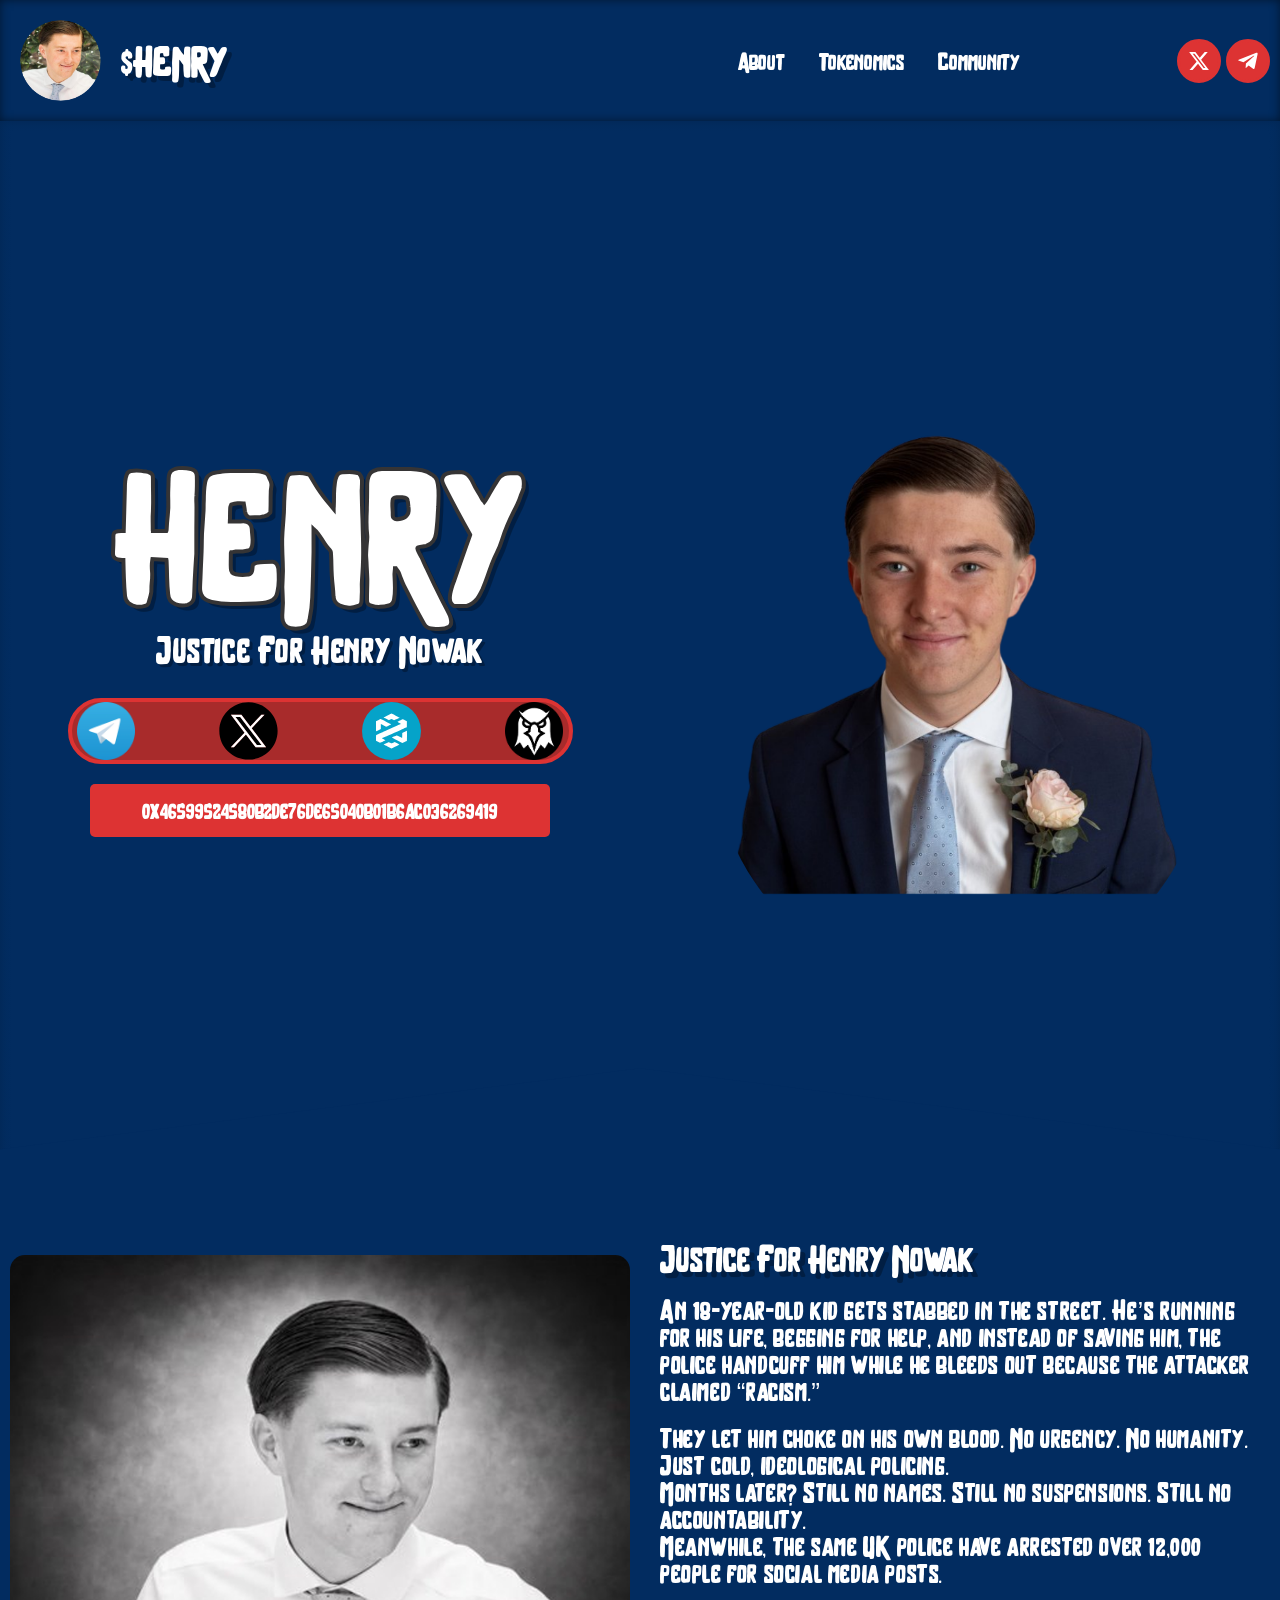
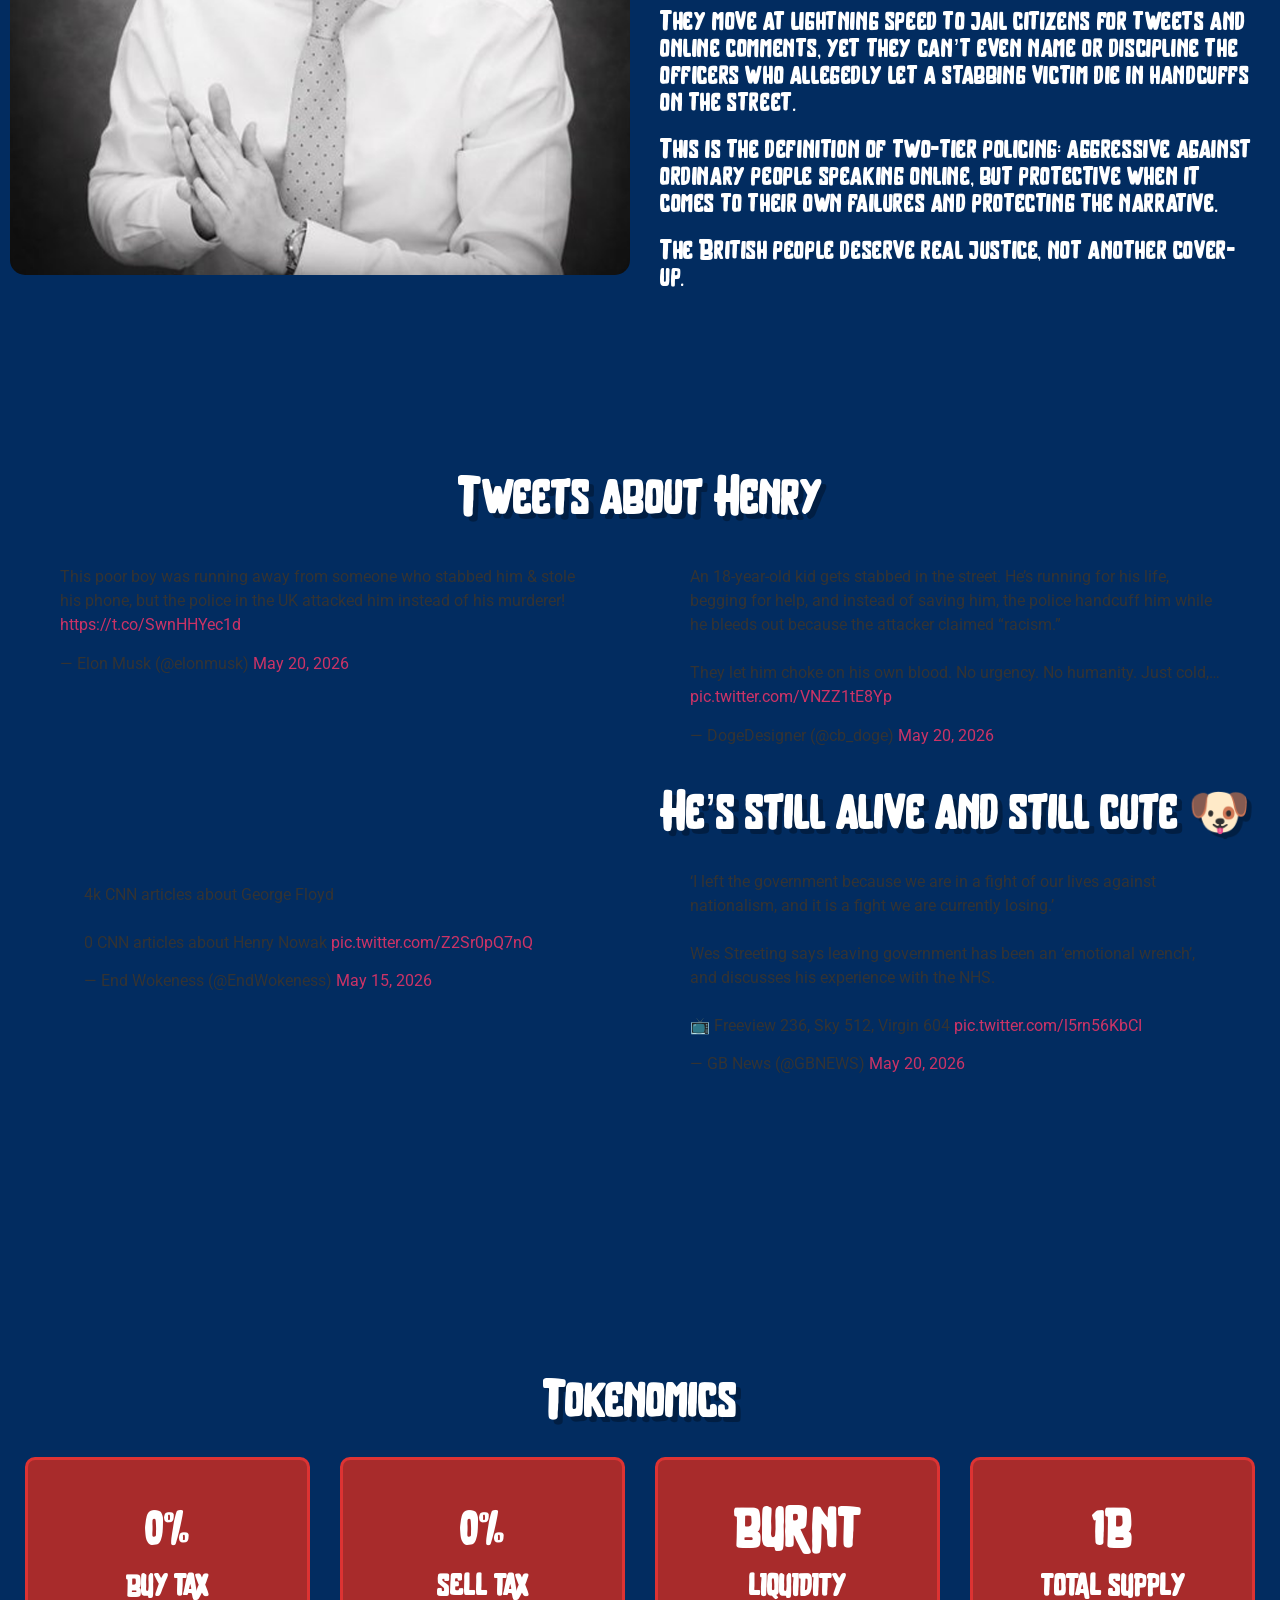
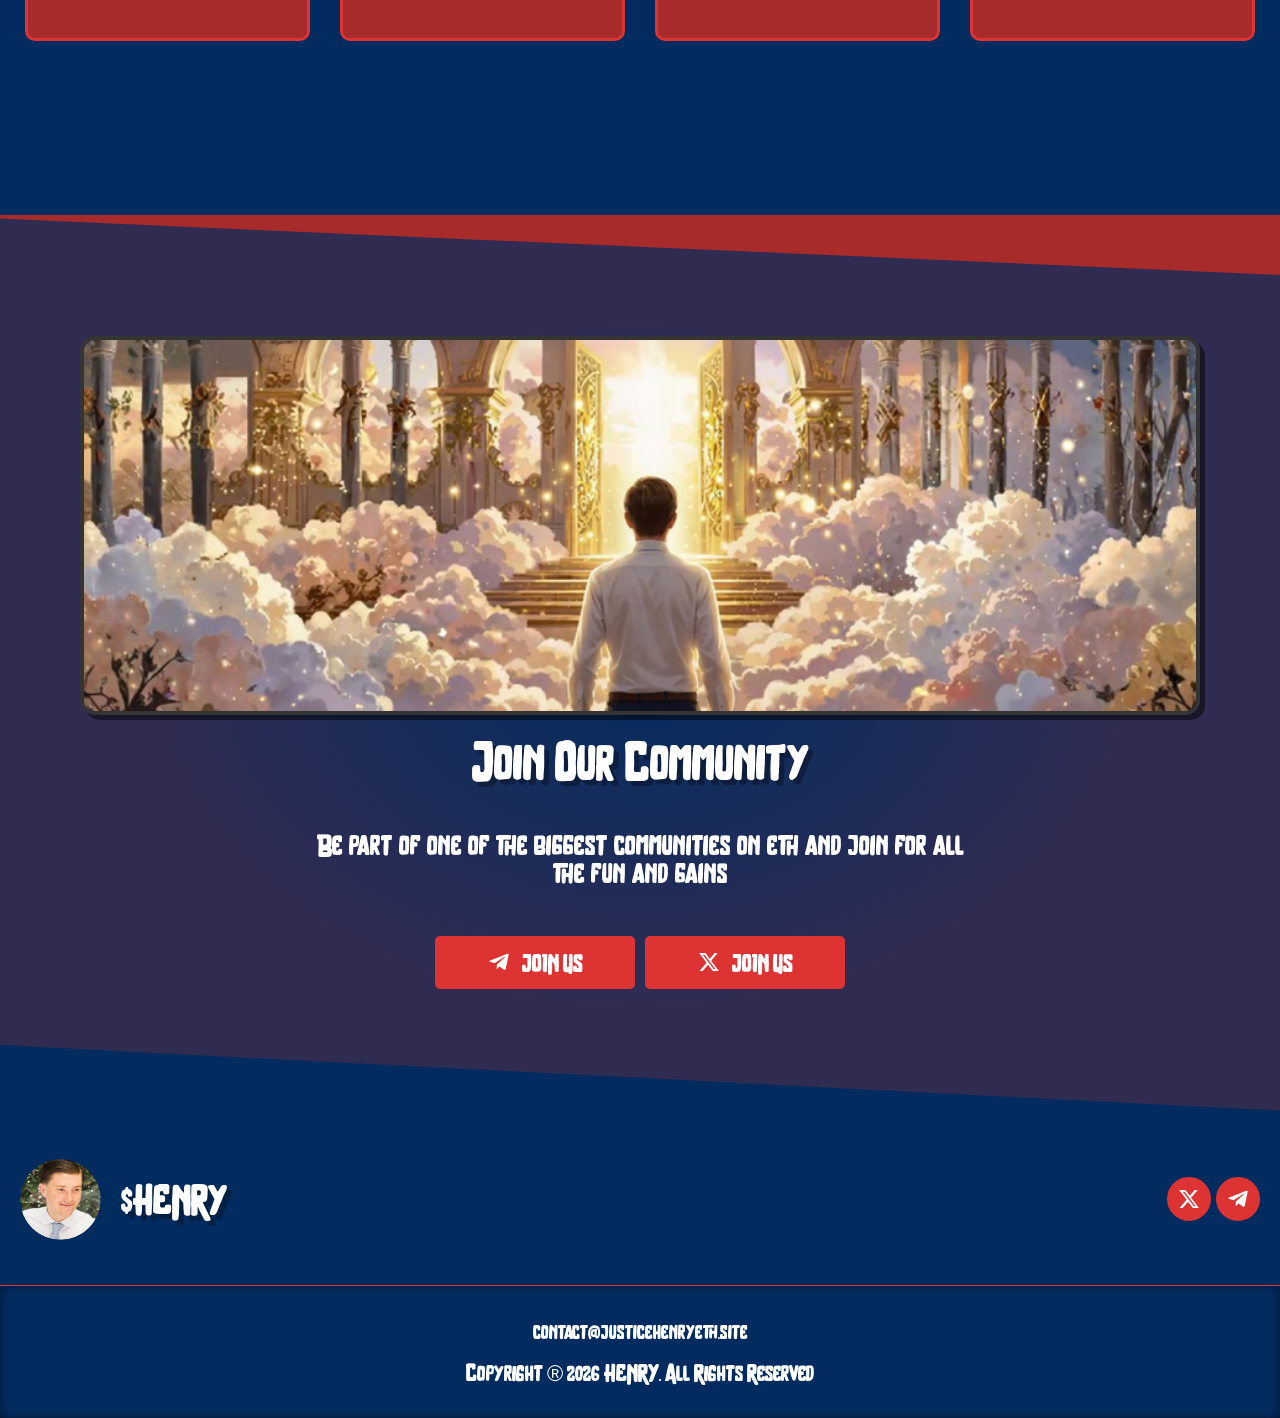
<file: index.html>
<!DOCTYPE html>
<html lang="en-US">
  <head>
    <meta charset="UTF-8" />
    <title>Justice For Henry Nowak</title>
    <meta name="robots" content="max-image-preview:large" />
    <link
      rel="alternate"
      type="application/rss+xml"
      title="Justice For Henry Nowak &raquo; Feed"
      href="/feed/"
    />
    <link
      rel="alternate"
      type="application/rss+xml"
      title="Justice For Henry Nowak &raquo; Comments Feed"
      href="/comments/feed/"
    />
    <link
      rel="alternate"
      title="oEmbed (JSON)"
      type="application/json+oembed"
      href="/wp-json/oembed/1.0/embed?url=https%3A%2F%2Fcharlietrump.io%2F"
    />
    <link
      rel="alternate"
      title="oEmbed (XML)"
      type="text/xml+oembed"
      href="/wp-json/oembed/1.0/embed?url=https%3A%2F%2Fcharlietrump.io%2F&#038;format=xml"
    />
    <style id="wp-img-auto-sizes-contain-inline-css">
      img:is([sizes="auto" i], [sizes^="auto," i]) {
        contain-intrinsic-size: 3000px 1500px;
      }
      /*# sourceURL=wp-img-auto-sizes-contain-inline-css */
    </style>

    <style id="cf-frontend-style-inline-css">
      @font-face {
        font-family: "Brother Font";
        font-style: normal;
        font-weight: 400;
        src: url("/wp-content/uploads/2026/01/BROTHER-Bold-1.ttf")
          format("truetype");
      }
      /*# sourceURL=cf-frontend-style-inline-css */
    </style>
    <style id="wp-emoji-styles-inline-css">
      img.wp-smiley,
      img.emoji {
        display: inline !important;
        border: none !important;
        box-shadow: none !important;
        height: 1em !important;
        width: 1em !important;
        margin: 0 0.07em !important;
        vertical-align: -0.1em !important;
        background: none !important;
        padding: 0 !important;
      }
      /*# sourceURL=wp-emoji-styles-inline-css */
    </style>
    <style id="global-styles-inline-css">
      :root {
        --wp--preset--aspect-ratio--square: 1;
        --wp--preset--aspect-ratio--4-3: 4/3;
        --wp--preset--aspect-ratio--3-4: 3/4;
        --wp--preset--aspect-ratio--3-2: 3/2;
        --wp--preset--aspect-ratio--2-3: 2/3;
        --wp--preset--aspect-ratio--16-9: 16/9;
        --wp--preset--aspect-ratio--9-16: 9/16;
        --wp--preset--color--black: #000000;
        --wp--preset--color--cyan-bluish-gray: #abb8c3;
        --wp--preset--color--white: #ffffff;
        --wp--preset--color--pale-pink: #f78da7;
        --wp--preset--color--vivid-red: #cf2e2e;
        --wp--preset--color--luminous-vivid-orange: #ff6900;
        --wp--preset--color--luminous-vivid-amber: #fcb900;
        --wp--preset--color--light-green-cyan: #7bdcb5;
        --wp--preset--color--vivid-green-cyan: #00d084;
        --wp--preset--color--pale-cyan-blue: #8ed1fc;
        --wp--preset--color--vivid-cyan-blue: #0693e3;
        --wp--preset--color--vivid-purple: #9b51e0;
        --wp--preset--gradient--vivid-cyan-blue-to-vivid-purple: linear-gradient(
          135deg,
          rgb(6, 147, 227) 0%,
          rgb(155, 81, 224) 100%
        );
        --wp--preset--gradient--light-green-cyan-to-vivid-green-cyan: linear-gradient(
          135deg,
          rgb(122, 220, 180) 0%,
          rgb(0, 208, 130) 100%
        );
        --wp--preset--gradient--luminous-vivid-amber-to-luminous-vivid-orange: linear-gradient(
          135deg,
          rgb(252, 185, 0) 0%,
          rgb(255, 105, 0) 100%
        );
        --wp--preset--gradient--luminous-vivid-orange-to-vivid-red: linear-gradient(
          135deg,
          rgb(255, 105, 0) 0%,
          rgb(207, 46, 46) 100%
        );
        --wp--preset--gradient--very-light-gray-to-cyan-bluish-gray: linear-gradient(
          135deg,
          rgb(238, 238, 238) 0%,
          rgb(169, 184, 195) 100%
        );
        --wp--preset--gradient--cool-to-warm-spectrum: linear-gradient(
          135deg,
          rgb(74, 234, 220) 0%,
          rgb(151, 120, 209) 20%,
          rgb(207, 42, 186) 40%,
          rgb(238, 44, 130) 60%,
          rgb(251, 105, 98) 80%,
          rgb(254, 248, 76) 100%
        );
        --wp--preset--gradient--blush-light-purple: linear-gradient(
          135deg,
          rgb(255, 206, 236) 0%,
          rgb(152, 150, 240) 100%
        );
        --wp--preset--gradient--blush-bordeaux: linear-gradient(
          135deg,
          rgb(254, 205, 165) 0%,
          rgb(254, 45, 45) 50%,
          rgb(107, 0, 62) 100%
        );
        --wp--preset--gradient--luminous-dusk: linear-gradient(
          135deg,
          rgb(255, 203, 112) 0%,
          rgb(199, 81, 192) 50%,
          rgb(65, 88, 208) 100%
        );
        --wp--preset--gradient--pale-ocean: linear-gradient(
          135deg,
          rgb(255, 245, 203) 0%,
          rgb(182, 227, 212) 50%,
          rgb(51, 167, 181) 100%
        );
        --wp--preset--gradient--electric-grass: linear-gradient(
          135deg,
          rgb(202, 248, 128) 0%,
          rgb(113, 206, 126) 100%
        );
        --wp--preset--gradient--midnight: linear-gradient(
          135deg,
          rgb(2, 3, 129) 0%,
          rgb(40, 116, 252) 100%
        );
        --wp--preset--font-size--small: 13px;
        --wp--preset--font-size--medium: 20px;
        --wp--preset--font-size--large: 36px;
        --wp--preset--font-size--x-large: 42px;
        --wp--preset--spacing--20: 0.44rem;
        --wp--preset--spacing--30: 0.67rem;
        --wp--preset--spacing--40: 1rem;
        --wp--preset--spacing--50: 1.5rem;
        --wp--preset--spacing--60: 2.25rem;
        --wp--preset--spacing--70: 3.38rem;
        --wp--preset--spacing--80: 5.06rem;
        --wp--preset--shadow--natural: 6px 6px 9px rgba(0, 0, 0, 0.2);
        --wp--preset--shadow--deep: 12px 12px 50px rgba(0, 0, 0, 0.4);
        --wp--preset--shadow--sharp: 6px 6px 0px rgba(0, 0, 0, 0.2);
        --wp--preset--shadow--outlined: 6px 6px 0px -3px rgb(255, 255, 255),
          6px 6px rgb(0, 0, 0);
        --wp--preset--shadow--crisp: 6px 6px 0px rgb(0, 0, 0);
      }
      :root {
        --wp--style--global--content-size: 800px;
        --wp--style--global--wide-size: 1200px;
      }
      :where(body) {
        margin: 0;
      }
      .wp-site-blocks > .alignleft {
        float: left;
        margin-right: 2em;
      }
      .wp-site-blocks > .alignright {
        float: right;
        margin-left: 2em;
      }
      .wp-site-blocks > .aligncenter {
        justify-content: center;
        margin-left: auto;
        margin-right: auto;
      }
      :where(.wp-site-blocks) > * {
        margin-block-start: 24px;
        margin-block-end: 0;
      }
      :where(.wp-site-blocks) > :first-child {
        margin-block-start: 0;
      }
      :where(.wp-site-blocks) > :last-child {
        margin-block-end: 0;
      }
      :root {
        --wp--style--block-gap: 24px;
      }
      :root :where(.is-layout-flow) > :first-child {
        margin-block-start: 0;
      }
      :root :where(.is-layout-flow) > :last-child {
        margin-block-end: 0;
      }
      :root :where(.is-layout-flow) > * {
        margin-block-start: 24px;
        margin-block-end: 0;
      }
      :root :where(.is-layout-constrained) > :first-child {
        margin-block-start: 0;
      }
      :root :where(.is-layout-constrained) > :last-child {
        margin-block-end: 0;
      }
      :root :where(.is-layout-constrained) > * {
        margin-block-start: 24px;
        margin-block-end: 0;
      }
      :root :where(.is-layout-flex) {
        gap: 24px;
      }
      :root :where(.is-layout-grid) {
        gap: 24px;
      }
      .is-layout-flow > .alignleft {
        float: left;
        margin-inline-start: 0;
        margin-inline-end: 2em;
      }
      .is-layout-flow > .alignright {
        float: right;
        margin-inline-start: 2em;
        margin-inline-end: 0;
      }
      .is-layout-flow > .aligncenter {
        margin-left: auto !important;
        margin-right: auto !important;
      }
      .is-layout-constrained > .alignleft {
        float: left;
        margin-inline-start: 0;
        margin-inline-end: 2em;
      }
      .is-layout-constrained > .alignright {
        float: right;
        margin-inline-start: 2em;
        margin-inline-end: 0;
      }
      .is-layout-constrained > .aligncenter {
        margin-left: auto !important;
        margin-right: auto !important;
      }
      .is-layout-constrained
        > :where(:not(.alignleft):not(.alignright):not(.alignfull)) {
        max-width: var(--wp--style--global--content-size);
        margin-left: auto !important;
        margin-right: auto !important;
      }
      .is-layout-constrained > .alignwide {
        max-width: var(--wp--style--global--wide-size);
      }
      body .is-layout-flex {
        display: flex;
      }
      .is-layout-flex {
        flex-wrap: wrap;
        align-items: center;
      }
      .is-layout-flex > :is(*, div) {
        margin: 0;
      }
      body .is-layout-grid {
        display: grid;
      }
      .is-layout-grid > :is(*, div) {
        margin: 0;
      }
      body {
        padding-top: 0px;
        padding-right: 0px;
        padding-bottom: 0px;
        padding-left: 0px;
      }
      a:where(:not(.wp-element-button)) {
        text-decoration: underline;
      }
      :root :where(.wp-element-button, .wp-block-button__link) {
        background-color: #32373c;
        border-width: 0;
        color: #fff;
        font-family: inherit;
        font-size: inherit;
        font-style: inherit;
        font-weight: inherit;
        letter-spacing: inherit;
        line-height: inherit;
        padding-top: calc(0.667em + 2px);
        padding-right: calc(1.333em + 2px);
        padding-bottom: calc(0.667em + 2px);
        padding-left: calc(1.333em + 2px);
        text-decoration: none;
        text-transform: inherit;
      }
      .has-black-color {
        color: var(--wp--preset--color--black) !important;
      }
      .has-cyan-bluish-gray-color {
        color: var(--wp--preset--color--cyan-bluish-gray) !important;
      }
      .has-white-color {
        color: var(--wp--preset--color--white) !important;
      }
      .has-pale-pink-color {
        color: var(--wp--preset--color--pale-pink) !important;
      }
      .has-vivid-red-color {
        color: var(--wp--preset--color--vivid-red) !important;
      }
      .has-luminous-vivid-orange-color {
        color: var(--wp--preset--color--luminous-vivid-orange) !important;
      }
      .has-luminous-vivid-amber-color {
        color: var(--wp--preset--color--luminous-vivid-amber) !important;
      }
      .has-light-green-cyan-color {
        color: var(--wp--preset--color--light-green-cyan) !important;
      }
      .has-vivid-green-cyan-color {
        color: var(--wp--preset--color--vivid-green-cyan) !important;
      }
      .has-pale-cyan-blue-color {
        color: var(--wp--preset--color--pale-cyan-blue) !important;
      }
      .has-vivid-cyan-blue-color {
        color: var(--wp--preset--color--vivid-cyan-blue) !important;
      }
      .has-vivid-purple-color {
        color: var(--wp--preset--color--vivid-purple) !important;
      }
      .has-black-background-color {
        background-color: var(--wp--preset--color--black) !important;
      }
      .has-cyan-bluish-gray-background-color {
        background-color: var(--wp--preset--color--cyan-bluish-gray) !important;
      }
      .has-white-background-color {
        background-color: var(--wp--preset--color--white) !important;
      }
      .has-pale-pink-background-color {
        background-color: var(--wp--preset--color--pale-pink) !important;
      }
      .has-vivid-red-background-color {
        background-color: var(--wp--preset--color--vivid-red) !important;
      }
      .has-luminous-vivid-orange-background-color {
        background-color: var(
          --wp--preset--color--luminous-vivid-orange
        ) !important;
      }
      .has-luminous-vivid-amber-background-color {
        background-color: var(
          --wp--preset--color--luminous-vivid-amber
        ) !important;
      }
      .has-light-green-cyan-background-color {
        background-color: var(--wp--preset--color--light-green-cyan) !important;
      }
      .has-vivid-green-cyan-background-color {
        background-color: var(--wp--preset--color--vivid-green-cyan) !important;
      }
      .has-pale-cyan-blue-background-color {
        background-color: var(--wp--preset--color--pale-cyan-blue) !important;
      }
      .has-vivid-cyan-blue-background-color {
        background-color: var(--wp--preset--color--vivid-cyan-blue) !important;
      }
      .has-vivid-purple-background-color {
        background-color: var(--wp--preset--color--vivid-purple) !important;
      }
      .has-black-border-color {
        border-color: var(--wp--preset--color--black) !important;
      }
      .has-cyan-bluish-gray-border-color {
        border-color: var(--wp--preset--color--cyan-bluish-gray) !important;
      }
      .has-white-border-color {
        border-color: var(--wp--preset--color--white) !important;
      }
      .has-pale-pink-border-color {
        border-color: var(--wp--preset--color--pale-pink) !important;
      }
      .has-vivid-red-border-color {
        border-color: var(--wp--preset--color--vivid-red) !important;
      }
      .has-luminous-vivid-orange-border-color {
        border-color: var(
          --wp--preset--color--luminous-vivid-orange
        ) !important;
      }
      .has-luminous-vivid-amber-border-color {
        border-color: var(--wp--preset--color--luminous-vivid-amber) !important;
      }
      .has-light-green-cyan-border-color {
        border-color: var(--wp--preset--color--light-green-cyan) !important;
      }
      .has-vivid-green-cyan-border-color {
        border-color: var(--wp--preset--color--vivid-green-cyan) !important;
      }
      .has-pale-cyan-blue-border-color {
        border-color: var(--wp--preset--color--pale-cyan-blue) !important;
      }
      .has-vivid-cyan-blue-border-color {
        border-color: var(--wp--preset--color--vivid-cyan-blue) !important;
      }
      .has-vivid-purple-border-color {
        border-color: var(--wp--preset--color--vivid-purple) !important;
      }
      .has-vivid-cyan-blue-to-vivid-purple-gradient-background {
        background: var(
          --wp--preset--gradient--vivid-cyan-blue-to-vivid-purple
        ) !important;
      }
      .has-light-green-cyan-to-vivid-green-cyan-gradient-background {
        background: var(
          --wp--preset--gradient--light-green-cyan-to-vivid-green-cyan
        ) !important;
      }
      .has-luminous-vivid-amber-to-luminous-vivid-orange-gradient-background {
        background: var(
          --wp--preset--gradient--luminous-vivid-amber-to-luminous-vivid-orange
        ) !important;
      }
      .has-luminous-vivid-orange-to-vivid-red-gradient-background {
        background: var(
          --wp--preset--gradient--luminous-vivid-orange-to-vivid-red
        ) !important;
      }
      .has-very-light-gray-to-cyan-bluish-gray-gradient-background {
        background: var(
          --wp--preset--gradient--very-light-gray-to-cyan-bluish-gray
        ) !important;
      }
      .has-cool-to-warm-spectrum-gradient-background {
        background: var(
          --wp--preset--gradient--cool-to-warm-spectrum
        ) !important;
      }
      .has-blush-light-purple-gradient-background {
        background: var(--wp--preset--gradient--blush-light-purple) !important;
      }
      .has-blush-bordeaux-gradient-background {
        background: var(--wp--preset--gradient--blush-bordeaux) !important;
      }
      .has-luminous-dusk-gradient-background {
        background: var(--wp--preset--gradient--luminous-dusk) !important;
      }
      .has-pale-ocean-gradient-background {
        background: var(--wp--preset--gradient--pale-ocean) !important;
      }
      .has-electric-grass-gradient-background {
        background: var(--wp--preset--gradient--electric-grass) !important;
      }
      .has-midnight-gradient-background {
        background: var(--wp--preset--gradient--midnight) !important;
      }
      .has-small-font-size {
        font-size: var(--wp--preset--font-size--small) !important;
      }
      .has-medium-font-size {
        font-size: var(--wp--preset--font-size--medium) !important;
      }
      .has-large-font-size {
        font-size: var(--wp--preset--font-size--large) !important;
      }
      .has-x-large-font-size {
        font-size: var(--wp--preset--font-size--x-large) !important;
      }
      :root :where(.wp-block-pullquote) {
        font-size: 1.5em;
        line-height: 1.6;
      }
      /*# sourceURL=global-styles-inline-css */
    </style>
    <link
      rel="stylesheet"
      id="hostinger-reach-subscription-block-css"
      href="/wp-content/plugins/hostinger-reach/frontend/dist/blocks/subscription.css?ver=1767646281"
      media="all"
    />
    <link
      rel="stylesheet"
      id="hello-elementor-css"
      href="/wp-content/themes/hello-elementor/assets/css/reset.css?ver=3.4.5"
      media="all"
    />
    <link
      rel="stylesheet"
      id="hello-elementor-theme-style-css"
      href="/wp-content/themes/hello-elementor/assets/css/theme.css?ver=3.4.5"
      media="all"
    />
    <link
      rel="stylesheet"
      id="hello-elementor-header-footer-css"
      href="/wp-content/themes/hello-elementor/assets/css/header-footer.css?ver=3.4.5"
      media="all"
    />
    <link
      rel="stylesheet"
      id="elementor-frontend-css"
      href="/wp-content/plugins/elementor/assets/css/frontend.min.css?ver=3.34.0"
      media="all"
    />
    <link
      rel="stylesheet"
      id="elementor-post-4-css"
      href="/wp-content/uploads/elementor/css/post-4.css?ver=1767647015"
      media="all"
    />
    <link
      rel="stylesheet"
      id="widget-image-css"
      href="/wp-content/plugins/elementor/assets/css/widget-image.min.css?ver=3.34.0"
      media="all"
    />
    <link
      rel="stylesheet"
      id="widget-heading-css"
      href="/wp-content/plugins/elementor/assets/css/widget-heading.min.css?ver=3.34.0"
      media="all"
    />
    <link
      rel="stylesheet"
      id="widget-social-icons-css"
      href="/wp-content/plugins/elementor/assets/css/widget-social-icons.min.css?ver=3.34.0"
      media="all"
    />
    <link
      rel="stylesheet"
      id="e-apple-webkit-css"
      href="/wp-content/plugins/elementor/assets/css/conditionals/apple-webkit.min.css?ver=3.34.0"
      media="all"
    />
    <link
      rel="stylesheet"
      id="e-animation-fadeInDown-css"
      href="/wp-content/plugins/elementor/assets/lib/animations/styles/fadeInDown.min.css?ver=3.34.0"
      media="all"
    />
    <link
      rel="stylesheet"
      id="e-animation-grow-css"
      href="/wp-content/plugins/elementor/assets/lib/animations/styles/e-animation-grow.min.css?ver=3.34.0"
      media="all"
    />
    <link
      rel="stylesheet"
      id="e-animation-float-css"
      href="/wp-content/plugins/elementor/assets/lib/animations/styles/e-animation-float.min.css?ver=3.34.0"
      media="all"
    />
    <link
      rel="stylesheet"
      id="e-animation-fadeInLeft-css"
      href="/wp-content/plugins/elementor/assets/lib/animations/styles/fadeInLeft.min.css?ver=3.34.0"
      media="all"
    />
    <link
      rel="stylesheet"
      id="e-animation-fadeInRight-css"
      href="/wp-content/plugins/elementor/assets/lib/animations/styles/fadeInRight.min.css?ver=3.34.0"
      media="all"
    />
    <link
      rel="stylesheet"
      id="e-shapes-css"
      href="/wp-content/plugins/elementor/assets/css/conditionals/shapes.min.css?ver=3.34.0"
      media="all"
    />
    <link
      rel="stylesheet"
      id="e-animation-zoomIn-css"
      href="/wp-content/plugins/elementor/assets/lib/animations/styles/zoomIn.min.css?ver=3.34.0"
      media="all"
    />
    <link
      rel="stylesheet"
      id="e-animation-fadeIn-css"
      href="/wp-content/plugins/elementor/assets/lib/animations/styles/fadeIn.min.css?ver=3.34.0"
      media="all"
    />
    <link
      rel="stylesheet"
      id="e-animation-fadeInUp-css"
      href="/wp-content/plugins/elementor/assets/lib/animations/styles/fadeInUp.min.css?ver=3.34.0"
      media="all"
    />
    <link
      rel="stylesheet"
      id="elementor-post-13-css"
      href="/wp-content/uploads/elementor/css/post-13.css?ver=1767690755"
      media="all"
    />
    <link
      rel="stylesheet"
      id="wpr-animations-css-css"
      href="/wp-content/plugins/royal-elementor-addons/assets/css/lib/animations/wpr-animations.min.css?ver=1.7.1045"
      media="all"
    />
    <link
      rel="stylesheet"
      id="wpr-link-animations-css-css"
      href="/wp-content/plugins/royal-elementor-addons/assets/css/lib/animations/wpr-link-animations.min.css?ver=1.7.1045"
      media="all"
    />
    <link
      rel="stylesheet"
      id="wpr-loading-animations-css-css"
      href="/wp-content/plugins/royal-elementor-addons/assets/css/lib/animations/loading-animations.min.css?ver=1.7.1045"
      media="all"
    />
    <link
      rel="stylesheet"
      id="wpr-button-animations-css-css"
      href="/wp-content/plugins/royal-elementor-addons/assets/css/lib/animations/button-animations.min.css?ver=1.7.1045"
      media="all"
    />
    <link
      rel="stylesheet"
      id="wpr-text-animations-css-css"
      href="/wp-content/plugins/royal-elementor-addons/assets/css/lib/animations/text-animations.min.css?ver=1.7.1045"
      media="all"
    />
    <link
      rel="stylesheet"
      id="wpr-lightgallery-css-css"
      href="/wp-content/plugins/royal-elementor-addons/assets/css/lib/lightgallery/lightgallery.min.css?ver=1.7.1045"
      media="all"
    />
    <link
      rel="stylesheet"
      id="wpr-addons-css-css"
      href="/wp-content/plugins/royal-elementor-addons/assets/css/frontend.min.css?ver=1.7.1045"
      media="all"
    />
    <link
      rel="stylesheet"
      id="font-awesome-5-all-css"
      href="/wp-content/plugins/elementor/assets/lib/font-awesome/css/all.min.css?ver=1.7.1045"
      media="all"
    />
    <link
      rel="stylesheet"
      id="elementor-gf-roboto-css"
      href="https://fonts.googleapis.com/css?family=Roboto:100,100italic,200,200italic,300,300italic,400,400italic,500,500italic,600,600italic,700,700italic,800,800italic,900,900italic&#038;display=swap"
      media="all"
    />
    <link
      rel="stylesheet"
      id="elementor-gf-robotoslab-css"
      href="https://fonts.googleapis.com/css?family=Roboto+Slab:100,100italic,200,200italic,300,300italic,400,400italic,500,500italic,600,600italic,700,700italic,800,800italic,900,900italic&#038;display=swap"
      media="all"
    />
    <script
      data-cfasync="false"
      src="/wp-includes/js/jquery/jquery.min.js?ver=3.7.1"
      id="jquery-core-js"
    ></script>
    <script
      data-cfasync="false"
      src="/wp-includes/js/jquery/jquery-migrate.min.js?ver=3.4.1"
      id="jquery-migrate-js"
    ></script>
    <link rel="https://api.w.org/" href="/wp-json/" />
    <link
      rel="alternate"
      title="JSON"
      type="application/json"
      href="/wp-json/wp/v2/pages/13"
    />
    <link
      rel="EditURI"
      type="application/rsd+xml"
      title="RSD"
      href="/xmlrpc.php?rsd"
    />
    <meta name="generator" content="WordPress 6.9" />
    <link rel="canonical" href="/" />
    <link rel="shortlink" href="/" />
    <meta
      name="generator"
      content="Elementor 3.34.0; features: e_font_icon_svg, additional_custom_breakpoints; settings: css_print_method-external, google_font-enabled, font_display-swap"
    />
    <style>
      .e-con.e-parent:nth-of-type(n + 4):not(.e-lazyloaded):not(.e-no-lazyload),
      .e-con.e-parent:nth-of-type(n + 4):not(.e-lazyloaded):not(.e-no-lazyload)
        * {
        background-image: none !important;
      }
      @media screen and (max-height: 1024px) {
        .e-con.e-parent:nth-of-type(n
            + 3):not(.e-lazyloaded):not(.e-no-lazyload),
        .e-con.e-parent:nth-of-type(n
            + 3):not(.e-lazyloaded):not(.e-no-lazyload)
          * {
          background-image: none !important;
        }
      }
      @media screen and (max-height: 640px) {
        .e-con.e-parent:nth-of-type(n
            + 2):not(.e-lazyloaded):not(.e-no-lazyload),
        .e-con.e-parent:nth-of-type(n
            + 2):not(.e-lazyloaded):not(.e-no-lazyload)
          * {
          background-image: none !important;
        }
      }
    </style>
    <link
      rel="icon"
      href="/logo.png"
      sizes="32x32"
    />
    <link
      rel="icon"
      href="/logo.png"
      sizes="192x192"
    />
    <link
      rel="apple-touch-icon"
      href="/logo.png"
    />
    <meta
      name="msapplication-TileImage"
      content="/wp-content/uploads/2026/01/cropped-IMG_6631-1-270x270.png"
    />
    <style id="wpr_lightbox_styles">
      .lg-backdrop {
        background-color: rgba(0, 0, 0, 0.6) !important;
      }
      .lg-toolbar,
      .lg-dropdown {
        background-color: rgba(0, 0, 0, 0.8) !important;
      }
      .lg-dropdown:after {
        border-bottom-color: rgba(0, 0, 0, 0.8) !important;
      }
      .lg-sub-html {
        background-color: rgba(0, 0, 0, 0.8) !important;
      }
      .lg-thumb-outer,
      .lg-progress-bar {
        background-color: #444444 !important;
      }
      .lg-progress {
        background-color: #a90707 !important;
      }
      .lg-icon {
        color: #efefef !important;
        font-size: 20px !important;
      }
      .lg-icon.lg-toogle-thumb {
        font-size: 24px !important;
      }
      .lg-icon:hover,
      .lg-dropdown-text:hover {
        color: #ffffff !important;
      }
      .lg-sub-html,
      .lg-dropdown-text {
        color: #efefef !important;
        font-size: 14px !important;
      }
      #lg-counter {
        color: #efefef !important;
        font-size: 14px !important;
      }
      .lg-prev,
      .lg-next {
        font-size: 35px !important;
      }

      /* Defaults */
      .lg-icon {
        background-color: transparent !important;
      }

      #lg-counter {
        opacity: 0.9;
      }

      .lg-thumb-outer {
        padding: 0 10px;
      }

      .lg-thumb-item {
        border-radius: 0 !important;
        border: none !important;
        opacity: 0.5;
      }

      .lg-thumb-item.active {
        opacity: 1;
      }
    </style>
    <meta
      name="viewport"
      content="width=device-width, initial-scale=1.0, viewport-fit=cover"
    />
  </head>
  <body
    class="home wp-singular page-template page-template-elementor_canvas page page-id-13 wp-embed-responsive wp-theme-hello-elementor hello-elementor-default elementor-default elementor-template-canvas elementor-kit-4 elementor-page elementor-page-13"
  >
    <div
      data-elementor-type="wp-page"
      data-elementor-id="13"
      class="elementor elementor-13"
    >
      <section
        class="elementor-section elementor-top-section elementor-element elementor-element-12b3eb89 elementor-section-boxed elementor-section-height-default elementor-section-height-default wpr-particle-no wpr-jarallax-no wpr-parallax-no wpr-sticky-section-no"
        data-id="12b3eb89"
        data-element_type="section"
        data-settings='{"background_background":"classic"}'
      >
        <div class="elementor-container elementor-column-gap-default">
          <div
            class="elementor-column elementor-col-100 elementor-top-column elementor-element elementor-element-6966be9b"
            data-id="6966be9b"
            data-element_type="column"
          >
            <div class="elementor-widget-wrap elementor-element-populated">
              <section
                class="elementor-section elementor-inner-section elementor-element elementor-element-cfc52b7 animated-fast elementor-section-boxed elementor-section-height-default elementor-section-height-default wpr-particle-no wpr-jarallax-no wpr-parallax-no wpr-sticky-section-no elementor-invisible"
                data-id="cfc52b7"
                data-element_type="section"
                data-settings='{"animation":"fadeInDown"}'
              >
                <div class="elementor-container elementor-column-gap-default">
                  <div
                    class="elementor-column elementor-col-25 elementor-inner-column elementor-element elementor-element-1f051568"
                    data-id="1f051568"
                    data-element_type="column"
                  >
                    <div
                      class="elementor-widget-wrap elementor-element-populated"
                    >
                      <div
                        class="elementor-element elementor-element-af9661e elementor-widget elementor-widget-image"
                        data-id="af9661e"
                        data-element_type="widget"
                        data-widget_type="image.default"
                      >
                        <img
                          fetchpriority="high"
                          decoding="async"
                          width="800"
                          height="800"
                          src="/wp-content/uploads/2026/01/IMG_6631-1024x1024.png"
                          class="attachment-large size-large wp-image-16"
                          alt=""
                          sizes="(max-width: 800px) 100vw, 800px"
                        />
                      </div>
                    </div>
                  </div>
                  <div
                    class="elementor-column elementor-col-25 elementor-inner-column elementor-element elementor-element-556efca9"
                    data-id="556efca9"
                    data-element_type="column"
                  >
                    <div
                      class="elementor-widget-wrap elementor-element-populated"
                    >
                      <div
                        class="elementor-element elementor-element-16229265 elementor-widget elementor-widget-heading"
                        data-id="16229265"
                        data-element_type="widget"
                        data-widget_type="heading.default"
                      >
                        <h2
                          class="elementor-heading-title elementor-size-default"
                        >
                          $HENRY
                        </h2>
                      </div>
                    </div>
                  </div>
                  <div
                    class="elementor-column elementor-col-25 elementor-inner-column elementor-element elementor-element-7f65e808"
                    data-id="7f65e808"
                    data-element_type="column"
                  >
                    <div
                      class="elementor-widget-wrap elementor-element-populated"
                    >
                      <div
                        class="elementor-element elementor-element-1c1fffc5 wpr-main-menu-align-right wpr-pointer-none wpr-main-menu-align--mobileright elementor-widget-mobile__width-auto wpr-main-menu-align--tabletleft wpr-sub-icon-caret-down wpr-sub-menu-fx-fade wpr-nav-menu-bp-mobile wpr-mobile-menu-full-width wpr-mobile-menu-item-align-center wpr-mobile-toggle-v1 wpr-sub-divider-yes elementor-widget elementor-widget-wpr-nav-menu"
                        data-id="1c1fffc5"
                        data-element_type="widget"
                        data-settings='{"menu_layout":"horizontal"}'
                        data-widget_type="wpr-nav-menu.default"
                      >
                        <nav
                          class="wpr-nav-menu-container wpr-nav-menu-horizontal"
                          data-trigger="hover"
                        >
                          <ul id="menu-1-1c1fffc5" class="wpr-nav-menu">
                            <li
                              class="menu-item menu-item-type-custom menu-item-object-custom menu-item-65"
                            >
                              <a
                                href="#about"
                                class="wpr-menu-item wpr-pointer-item"
                                >About</a
                              >
                            </li>
                            <li
                              class="menu-item menu-item-type-custom menu-item-object-custom menu-item-66"
                            >
                              <a
                                href="#tokenomics"
                                class="wpr-menu-item wpr-pointer-item"
                                >Tokenomics</a
                              >
                            </li>
                            <li
                              class="menu-item menu-item-type-custom menu-item-object-custom menu-item-69"
                            >
                              <a
                                href="#community"
                                class="wpr-menu-item wpr-pointer-item"
                                >Community</a
                              >
                            </li>
                          </ul>
                        </nav>
                        <nav class="wpr-mobile-nav-menu-container">
                          <div class="wpr-mobile-toggle-wrap">
                            <div class="wpr-mobile-toggle">
                              <span class="wpr-mobile-toggle-line"></span
                              ><span class="wpr-mobile-toggle-line"></span
                              ><span class="wpr-mobile-toggle-line"></span>
                            </div>
                          </div>
                          <ul
                            id="mobile-menu-2-1c1fffc5"
                            class="wpr-mobile-nav-menu"
                          >
                            <li
                              class="menu-item menu-item-type-custom menu-item-object-custom menu-item-65"
                            >
                              <a href="#about" class="wpr-mobile-menu-item"
                                >About</a
                              >
                            </li>
                            <li
                              class="menu-item menu-item-type-custom menu-item-object-custom menu-item-66"
                            >
                              <a href="#tokenomics" class="wpr-mobile-menu-item"
                                >Tokenomics</a
                              >
                            </li>
                            <!-- <li
                              class="menu-item menu-item-type-custom menu-item-object-custom menu-item-67"
                            >
                              <a href="#howtobuy" class="wpr-mobile-menu-item"
                                >How To Buy</a
                              >
                            </li> -->
                            <li
                              class="menu-item menu-item-type-custom menu-item-object-custom menu-item-68"
                            >
                              <a href="#memes" class="wpr-mobile-menu-item"
                                >Memes</a
                              >
                            </li>
                            <li
                              class="menu-item menu-item-type-custom menu-item-object-custom menu-item-69"
                            >
                              <a href="#community" class="wpr-mobile-menu-item"
                                >Community</a
                              >
                            </li>
                          </ul>
                        </nav>
                      </div>
                    </div>
                  </div>
                  <div
                    class="elementor-column elementor-col-25 elementor-inner-column elementor-element elementor-element-327d2094 elementor-hidden-mobile"
                    data-id="327d2094"
                    data-element_type="column"
                  >
                    <div
                      class="elementor-widget-wrap elementor-element-populated"
                    >
                      <div
                        class="elementor-element elementor-element-52de0655 elementor-shape-circle e-grid-align-right elementor-widget__width-auto elementor-grid-0 elementor-widget elementor-widget-social-icons"
                        data-id="52de0655"
                        data-element_type="widget"
                        data-widget_type="social-icons.default"
                      >
                        <div
                          class="elementor-social-icons-wrapper elementor-grid"
                          role="list"
                        >
                          <span class="elementor-grid-item" role="listitem">
                            <a
                              class="elementor-icon elementor-social-icon elementor-social-icon-x-twitter elementor-repeater-item-e8f6ba9"
                              href="https://x.com/justicehenry_x"
                              target="_blank"
                            >
                              <span class="elementor-screen-only"
                                >X-twitter</span
                              >
                              <svg
                                aria-hidden="true"
                                class="e-font-icon-svg e-fab-x-twitter"
                                viewBox="0 0 512 512"
                                xmlns="http://www.w3.org/2000/svg"
                              >
                                <path
                                  d="M389.2 48h70.6L305.6 224.2 487 464H345L233.7 318.6 106.5 464H35.8L200.7 275.5 26.8 48H172.4L272.9 180.9 389.2 48zM364.4 421.8h39.1L151.1 88h-42L364.4 421.8z"
                                ></path>
                              </svg>
                            </a>
                          </span>
                          <span class="elementor-grid-item" role="listitem">
                            <a
                              class="elementor-icon elementor-social-icon elementor-social-icon-telegram-plane elementor-repeater-item-0de3487"
                              href="https://t.me/justicehenry_eth"
                              target="_blank"
                            >
                              <span class="elementor-screen-only"
                                >Telegram-plane</span
                              >
                              <svg
                                aria-hidden="true"
                                class="e-font-icon-svg e-fab-telegram-plane"
                                viewBox="0 0 448 512"
                                xmlns="http://www.w3.org/2000/svg"
                              >
                                <path
                                  d="M446.7 98.6l-67.6 318.8c-5.1 22.5-18.4 28.1-37.3 17.5l-103-75.9-49.7 47.8c-5.5 5.5-10.1 10.1-20.7 10.1l7.4-104.9 190.9-172.5c8.3-7.4-1.8-11.5-12.9-4.1L117.8 284 16.2 252.2c-22.1-6.9-22.5-22.1 4.6-32.7L418.2 66.4c18.4-6.9 34.5 4.1 28.5 32.2z"
                                ></path>
                              </svg>
                            </a>
                          </span>
                        </div>
                      </div>
                    </div>
                  </div>
                </div>
              </section>
            </div>
          </div>
        </div>
      </section>
      <section
        data-wpr-particles='{
  "particles": {
    "number": {
      "value": 10,
      "density": {
        "enable": true,
        "value_area": 800
      }
    },
    "color": {
      "value": "#000000"
    },
    "shape": {
      "type": "image",
      "image": {
        "src": "https://test.monkebusiness.io/wp-content/uploads/2025/03/8d10q3.webp",
        "width": 50,
        "height": 50
      }
    },
    "opacity": {
      "value": 0.5,
      "random": false,
      "anim": {
        "enable": false,
        "speed": 1,
        "opacity_min": 0.1,
        "sync": false
      }
    },
    "size": {
      "value": 35,
      "random": true,
      "anim": {
        "enable": false,
        "speed": 40,
        "size_min": 0.1,
        "sync": true
      }
    },
    "line_linked": {
      "enable": false
    },
    "move": {
      "enable": true,
      "speed": 2,
      "direction": "bottom",
      "random": true,
      "straight": false,
      "out_mode": "out",
      "bounce": false,
      "attract": {
        "enable": false,
        "rotateX": 600,
        "rotateY": 1200
      }
    }
  },
  "interactivity": {
    "detect_on": "window",
    "events": {
      "onhover": {
        "enable": false,
        "mode": "repulse"
      },
      "onclick": {
        "enable": false,
        "mode": "push"
      },
      "resize": true
    },
    "modes": {
      "grab": {
        "distance": 400,
        "line_linked": {
          "opacity": 1
        }
      },
      "bubble": {
        "distance": 400,
        "size": 40,
        "duration": 2,
        "opacity": 8,
        "speed": 3
      },
      "repulse": {
        "distance": 200,
        "duration": 0.4
      },
      "push": {
        "particles_nb": 4
      },
      "remove": {
        "particles_nb": 2
      }
    }
  },
  "retina_detect": true
}'
        particle-source="wpr_particle_json_custom"
        class="elementor-section elementor-top-section elementor-element elementor-element-e9f981e elementor-section-height-min-height elementor-reverse-mobile wpr-particle-yes home elementor-section-boxed elementor-section-height-default elementor-section-items-middle wpr-jarallax-no wpr-parallax-no wpr-sticky-section-no"
        data-id="e9f981e"
        data-element_type="section"
        id="home"
        data-settings='{"background_background":"video","shape_divider_bottom":"triangle","background_video_link":"https:\/\/www.youtube.com\/watch?v=mMKyZntMxBo","background_play_on_mobile":"yes"}'
      >
        <div class="elementor-background-video-container" aria-hidden="true">
          <div class="elementor-background-video-embed"></div>
        </div>
        <div class="elementor-background-overlay"></div>
        <div
          class="elementor-shape elementor-shape-bottom"
          aria-hidden="true"
          data-negative="false"
        >
          <svg
            xmlns="http://www.w3.org/2000/svg"
            viewBox="0 0 1000 100"
            preserveAspectRatio="none"
          >
            <path
              class="elementor-shape-fill"
              d="M500,98.9L0,6.1V0h1000v6.1L500,98.9z"
            />
          </svg>
        </div>
        <div class="elementor-container elementor-column-gap-default">
          <div
            class="elementor-column elementor-col-50 elementor-top-column elementor-element elementor-element-24f2918f elementor-invisible"
            data-id="24f2918f"
            data-element_type="column"
            data-settings='{"animation":"fadeInLeft"}'
          >
            <div class="elementor-widget-wrap elementor-element-populated">
              <div
                class="elementor-element elementor-element-7867d0a5 elementor-widget elementor-widget-heading"
                data-id="7867d0a5"
                data-element_type="widget"
                data-widget_type="heading.default"
              >
                <h2 class="elementor-heading-title elementor-size-default">
                  HENRY
                </h2>
              </div>
              <div
                class="elementor-element elementor-element-38d73aca elementor-widget elementor-widget-heading"
                data-id="38d73aca"
                data-element_type="widget"
                data-widget_type="heading.default"
              >
                <h2 class="elementor-heading-title elementor-size-default">
                  Justice For Henry Nowak
                </h2>
              </div>
              <section
                class="elementor-section elementor-inner-section elementor-element elementor-element-2c48135 elementor-section-boxed elementor-section-height-default elementor-section-height-default wpr-particle-no wpr-jarallax-no wpr-parallax-no wpr-sticky-section-no"
                data-id="2c48135"
                data-element_type="section"
              >
                <div class="elementor-container elementor-column-gap-default">
                  <div
                    class="elementor-column elementor-col-100 elementor-inner-column elementor-element elementor-element-46ab6dd3"
                    data-id="46ab6dd3"
                    data-element_type="column"
                    data-settings='{"background_background":"classic"}'
                  >
                    <div
                      class="elementor-widget-wrap elementor-element-populated"
                    >
                      <div
                        class="elementor-element elementor-element-243ca82a elementor-widget__width-initial elementor-widget elementor-widget-image"
                        data-id="243ca82a"
                        data-element_type="widget"
                        data-widget_type="image.default"
                      >
                        <a href="https://t.me/justicehenry_eth">
                          <img
                            decoding="async"
                            width="800"
                            height="800"
                            src="/wp-content/uploads/2026/01/Telegram_logo.svg-1024x1024-1.webp"
                            class="elementor-animation-grow attachment-large size-large wp-image-17"
                            alt=""
                            sizes="(max-width: 800px) 100vw, 800px"
                          />
                        </a>
                      </div>
                      <div
                        class="elementor-element elementor-element-4af743fb elementor-widget__width-initial elementor-widget elementor-widget-image"
                        data-id="4af743fb"
                        data-element_type="widget"
                        data-widget_type="image.default"
                      >
                        <a href="https://x.com/justicehenry_x">
                          <img
                            decoding="async"
                            width="256"
                            height="256"
                            src="/wp-content/uploads/2026/01/xlogo-1.svg"
                            class="elementor-animation-grow attachment-large size-large wp-image-18"
                            alt=""
                          />
                        </a>
                      </div>
                      <div
                        class="elementor-element elementor-element-56dd4661 elementor-widget__width-initial elementor-widget elementor-widget-image"
                        data-id="56dd4661"
                        data-element_type="widget"
                        data-widget_type="image.default"
                      >
                        <a href="https://www.dextools.io/app/en/eth/pair-explorer/0x46599524580b2de76de65040b01b6ac036269419">
                          <img
                            loading="lazy"
                            decoding="async"
                            width="512"
                            height="512"
                            src="/wp-content/uploads/2026/01/dextools-White-and-blue-1.svg"
                            class="elementor-animation-grow attachment-large size-large wp-image-19"
                            alt=""
                          />
                        </a>
                      </div>
                      <div
                        class="elementor-element elementor-element-4bbbcde7 elementor-widget__width-initial elementor-widget elementor-widget-image"
                        data-id="4bbbcde7"
                        data-element_type="widget"
                        data-widget_type="image.default"
                      >
                        <a
                          href="https://dexscreener.com/ethereum/0x46599524580b2de76de65040b01b6ac036269419"
                        >
                          <img
                            loading="lazy"
                            decoding="async"
                            width="294"
                            height="294"
                            src="/wp-content/uploads/2026/01/unnamed-modified.webp"
                            class="elementor-animation-grow attachment-large size-large wp-image-20"
                            alt=""
                            sizes="(max-width: 294px) 100vw, 294px"
                          />
                        </a>
                      </div>
                    </div>
                  </div>
                </div>
              </section>
              <div
                class="elementor-element elementor-element-10d0ea9e wpr-button-icon-style-inline wpr-button-icon-position-right elementor-widget elementor-widget-wpr-button"
                data-id="10d0ea9e"
                data-element_type="widget"
                data-widget_type="wpr-button.default"
              >
                <div class="wpr-button-wrap elementor-clearfix">
                  <a
                    class="wpr-button wpr-button-effect elementor-animation-float"
                    data-text=""
                    href="https://app.uniswap.org/#/swap?inputCurrency=eth&outputCurrency=0x46599524580b2de76de65040b01b6ac036269419"
                  >
                    <span class="wpr-button-content">
                      <span class="wpr-button-text"
                        >0x46599524580b2de76de65040b01b6ac036269419</span
                      >
                    </span>
                  </a>
                </div>
              </div>
            </div>
          </div>
          <div
            class="elementor-column elementor-col-50 elementor-top-column elementor-element elementor-element-2bb88ab3 elementor-invisible"
            data-id="2bb88ab3"
            data-element_type="column"
            data-settings='{"animation":"fadeInRight"}'
          >
            <div class="elementor-widget-wrap elementor-element-populated">
              <div
                class="elementor-element elementor-element-4a6f6d7c elementor-widget elementor-widget-image"
                data-id="4a6f6d7c"
                data-element_type="widget"
                data-widget_type="image.default"
              >
                <img
                  loading="lazy"
                  decoding="async"
                  width="723"
                  height="1006"
                  src="/wp-content/uploads/2026/01/IMG_6650-Photoroom-1.png"
                  class="attachment-large size-large wp-image-28"
                  alt=""
                  sizes="(max-width: 723px) 100vw, 723px"
                />
              </div>
            </div>
          </div>
        </div>
      </section>
      <section
        class="elementor-section elementor-top-section elementor-element elementor-element-3b467b7f about elementor-section-boxed elementor-section-height-default elementor-section-height-default wpr-particle-no wpr-jarallax-no wpr-parallax-no wpr-sticky-section-no"
        data-id="3b467b7f"
        data-element_type="section"
        id="about"
        data-settings='{"background_background":"classic"}'
      >
        <div class="elementor-container elementor-column-gap-default">
          <div
            class="elementor-column elementor-col-50 elementor-top-column elementor-element elementor-element-7c7971f5 elementor-invisible"
            data-id="7c7971f5"
            data-element_type="column"
            data-settings='{"animation":"fadeInLeft"}'
          >
            <div class="elementor-widget-wrap elementor-element-populated">
              <div
                class="elementor-element elementor-element-f3d33b elementor-widget elementor-widget-image"
                data-id="f3d33b"
                data-element_type="widget"
                data-widget_type="image.default"
              >
                <img
                  loading="lazy"
                  decoding="async"
                  width="800"
                  height="800"
                  src="/wp-content/uploads/2026/01/IMG_6666-1-1024x1024.png"
                  class="attachment-large size-large wp-image-29"
                  alt=""
                  sizes="(max-width: 800px) 100vw, 800px"
                />
              </div>
            </div>
          </div>
          <div
            class="elementor-column elementor-col-50 elementor-top-column elementor-element elementor-element-1bc9a3fc elementor-invisible"
            data-id="1bc9a3fc"
            data-element_type="column"
            data-settings='{"animation":"fadeInRight"}'
          >
            <div class="elementor-widget-wrap elementor-element-populated">
              <section
                class="elementor-section elementor-inner-section elementor-element elementor-element-2a85e8de elementor-section-boxed elementor-section-height-default elementor-section-height-default wpr-particle-no wpr-jarallax-no wpr-parallax-no wpr-sticky-section-no"
                data-id="2a85e8de"
                data-element_type="section"
              >
                <div class="elementor-container elementor-column-gap-default">
                  <div
                    class="elementor-column elementor-col-100 elementor-inner-column elementor-element elementor-element-6b51cc02"
                    data-id="6b51cc02"
                    data-element_type="column"
                  >
                    <div
                      class="elementor-widget-wrap elementor-element-populated"
                    >
                      <div
                        class="elementor-element elementor-element-f54bdd9 elementor-widget elementor-widget-heading"
                        data-id="f54bdd9"
                        data-element_type="widget"
                        data-widget_type="heading.default"
                      >
                        <h2
                          class="elementor-heading-title elementor-size-default"
                        >
                          Justice For Henry Nowak
                        </h2>
                      </div>
                      <div
                        class="elementor-element elementor-element-624d5a9c elementor-widget elementor-widget-heading"
                        data-id="624d5a9c"
                        data-element_type="widget"
                        data-widget_type="heading.default"
                      >
                        <h2
                          class="elementor-heading-title elementor-size-default"
                        >
                          An 18-year-old kid gets stabbed in the street. He’s running for his life, begging for help, and instead of saving him, the police handcuff him while he bleeds out because the attacker claimed “racism.”
                        </h2>
                      </div>
                      <div
                        class="elementor-element elementor-element-7ccc3c10 elementor-widget elementor-widget-heading"
                        data-id="7ccc3c10"
                        data-element_type="widget"
                        data-widget_type="heading.default"
                      >
                        <h2
                          class="elementor-heading-title elementor-size-default"
                        >
                          They let him choke on his own blood. No urgency. No humanity. Just cold, ideological policing. <br/>
                          Months later? Still no names. Still no suspensions. Still no accountability. <br/>
                          Meanwhile, the same UK police have arrested over 12,000 people for social media posts. <br/>
                        </h2>
                      </div>
                      <div
                        class="elementor-element elementor-element-24b79db2 elementor-widget elementor-widget-heading"
                        data-id="24b79db2"
                        data-element_type="widget"
                        data-widget_type="heading.default"
                      >
                        <h2
                          class="elementor-heading-title elementor-size-default"
                        >
                          They move at lightning speed to jail citizens for tweets and online comments, yet they can’t even name or discipline the officers who allegedly let a stabbing victim die in handcuffs on the street.
                        </h2>
                      </div>
                      <div
                        class="elementor-element elementor-element-42028dcc elementor-widget elementor-widget-heading"
                        data-id="42028dcc"
                        data-element_type="widget"
                        data-widget_type="heading.default"
                      >
                        <h2
                          class="elementor-heading-title elementor-size-default"
                        >
                          This is the definition of two-tier policing: aggressive against ordinary people speaking online, but protective when it comes to their own failures and protecting the narrative.
                        </h2>
                      </div>
                      <div
                        class="elementor-element elementor-element-42028dcc elementor-widget elementor-widget-heading"
                        data-id="42028dcc"
                        data-element_type="widget"
                        data-widget_type="heading.default"
                      >
                        <h2
                          class="elementor-heading-title elementor-size-default"
                        >
                          The British people deserve real justice, not another cover-up.
                        </h2>
                      </div>
                    </div>
                  </div>
                </div>
              </section>
            </div>
          </div>
        </div>
      </section>
      <section
        class="elementor-section elementor-top-section elementor-element elementor-element-7aa58e15 tokenomics elementor-section-boxed elementor-section-height-default elementor-section-height-default wpr-particle-no wpr-jarallax-no wpr-parallax-no wpr-sticky-section-no"
        data-id="7aa58e15"
        data-element_type="section"
        id="tokenomics"
        data-settings='{"background_background":"classic"}'
      >
        <div class="elementor-container elementor-column-gap-default">
          <div
            class="elementor-column elementor-col-100 elementor-top-column elementor-element elementor-element-294d9d79"
            data-id="294d9d79"
            data-element_type="column"
            data-settings='{"background_background":"classic"}'
          >
            <div class="elementor-widget-wrap elementor-element-populated">
              <div
                class="elementor-element elementor-element-2f3dee9 elementor-widget elementor-widget-heading"
                data-id="2f3dee9"
                data-element_type="widget"
                data-widget_type="heading.default"
              >
                <h2 class="elementor-heading-title elementor-size-default">
                  Tweets about Henry
                </h2>
              </div>
              <section
                class="elementor-section elementor-inner-section elementor-element elementor-element-1c98d494 elementor-section-boxed elementor-section-height-default elementor-section-height-default wpr-particle-no wpr-jarallax-no wpr-parallax-no wpr-sticky-section-no"
                data-id="1c98d494"
                data-element_type="section"
              >
                <div class="elementor-container elementor-column-gap-default">
                  <div
                    class="elementor-column elementor-col-50 elementor-inner-column elementor-element elementor-element-36008762"
                    data-id="36008762"
                    data-element_type="column"
                  >
                    <div
                      class="elementor-widget-wrap elementor-element-populated"
                    >
                      <div
                        class="elementor-element elementor-element-7e7aa4d elementor-widget elementor-widget-html"
                        data-id="7e7aa4d"
                        data-element_type="widget"
                        data-widget_type="html.default"
                      >
                        <blockquote class="twitter-tweet"><p lang="en" dir="ltr">This poor boy was running away from someone who stabbed him &amp; stole his phone, but the police in the UK attacked him instead of his murderer! <a href="https://t.co/SwnHHYec1d">https://t.co/SwnHHYec1d</a></p>&mdash; Elon Musk (@elonmusk) <a href="https://twitter.com/elonmusk/status/2057105681707409412?ref_src=twsrc%5Etfw">May 20, 2026</a></blockquote> <script async src="https://platform.twitter.com/widgets.js" charset="utf-8"></script>
                      </div>
                    </div>
                  </div>
                  <div
                    class="elementor-column elementor-col-50 elementor-inner-column elementor-element elementor-element-13fe8f6"
                    data-id="13fe8f6"
                    data-element_type="column"
                  >
                    <div
                      class="elementor-widget-wrap elementor-element-populated"
                    >
                      <div
                        class="elementor-element elementor-element-27ad807a elementor-widget elementor-widget-html"
                        data-id="27ad807a"
                        data-element_type="widget"
                        data-widget_type="html.default"
                      >
                        <blockquote class="twitter-tweet"><p lang="en" dir="ltr">An 18-year-old kid gets stabbed in the street. He’s running for his life, begging for help, and instead of saving him, the police handcuff him while he bleeds out because the attacker claimed “racism.”<br><br>They let him choke on his own blood. No urgency. No humanity. Just cold,… <a href="https://t.co/VNZZ1tE8Yp">pic.twitter.com/VNZZ1tE8Yp</a></p>&mdash; DogeDesigner (@cb_doge) <a href="https://twitter.com/cb_doge/status/2057109692644823144?ref_src=twsrc%5Etfw">May 20, 2026</a></blockquote> <script async src="https://platform.twitter.com/widgets.js" charset="utf-8"></script>
                      </div>
                    </div>
                  </div>
                </div>
              </section>
              <section
                class="elementor-section elementor-inner-section elementor-element elementor-element-13e35e2 elementor-section-boxed elementor-section-height-default elementor-section-height-default wpr-particle-no wpr-jarallax-no wpr-parallax-no wpr-sticky-section-no"
                data-id="13e35e2"
                data-element_type="section"
              >
                <div class="elementor-container elementor-column-gap-default">
                  <div
                    class="elementor-column elementor-col-50 elementor-inner-column elementor-element elementor-element-79b6845"
                    data-id="79b6845"
                    data-element_type="column"
                  >
                    <div
                      class="elementor-widget-wrap elementor-element-populated"
                    >
                      <div
                        class="elementor-element elementor-element-3fa2a4a elementor-widget__width-initial elementor-widget elementor-widget-html"
                        data-id="3fa2a4a"
                        data-element_type="widget"
                        data-widget_type="html.default"
                      >
                        <blockquote class="twitter-tweet"><p lang="en" dir="ltr">4k CNN articles about George Floyd<br><br>0 CNN articles about Henry Nowak <a href="https://t.co/Z2Sr0pQ7nQ">pic.twitter.com/Z2Sr0pQ7nQ</a></p>&mdash; End Wokeness (@EndWokeness) <a href="https://twitter.com/EndWokeness/status/2055297446801007017?ref_src=twsrc%5Etfw">May 15, 2026</a></blockquote> <script async src="https://platform.twitter.com/widgets.js" charset="utf-8"></script>
                      </div>
                    </div>
                  </div>
                  <div
                    class="elementor-column elementor-col-50 elementor-inner-column elementor-element elementor-element-44097a5a"
                    data-id="44097a5a"
                    data-element_type="column"
                  >
                    <div
                      class="elementor-widget-wrap elementor-element-populated"
                    >
                      <div
                        class="elementor-element elementor-element-572d116c elementor-widget elementor-widget-heading"
                        data-id="572d116c"
                        data-element_type="widget"
                        data-widget_type="heading.default"
                      >
                        <h2
                          class="elementor-heading-title elementor-size-default"
                        >
                          He’s still alive and still cute 🐶
                        </h2>
                      </div>
                      <div
                        class="elementor-element elementor-element-3c78f095 elementor-widget elementor-widget-html"
                        data-id="3c78f095"
                        data-element_type="widget"
                        data-widget_type="html.default"
                      >
                        <blockquote class="twitter-tweet"><p lang="en" dir="ltr">‘I left the government because we are in a fight of our lives against nationalism, and it is a fight we are currently losing.’<br><br>Wes Streeting says leaving government has been an ‘emotional wrench’, and discusses his experience with the NHS.<br><br>📺 Freeview 236, Sky 512, Virgin 604 <a href="https://t.co/l5rn56KbCI">pic.twitter.com/l5rn56KbCI</a></p>&mdash; GB News (@GBNEWS) <a href="https://twitter.com/GBNEWS/status/2057097211645677720?ref_src=twsrc%5Etfw">May 20, 2026</a></blockquote> <script async src="https://platform.twitter.com/widgets.js" charset="utf-8"></script>
                      </div>
                    </div>
                  </div>
                </div>
              </section>
            </div>
          </div>
        </div>
      </section>
      <section
        class="elementor-section elementor-top-section elementor-element elementor-element-376f084f tokenomics elementor-section-boxed elementor-section-height-default elementor-section-height-default wpr-particle-no wpr-jarallax-no wpr-parallax-no wpr-sticky-section-no"
        data-id="376f084f"
        data-element_type="section"
        id="tokenomics"
        data-settings='{"background_background":"classic"}'
      >
        <div class="elementor-container elementor-column-gap-default">
          <div
            class="elementor-column elementor-col-100 elementor-top-column elementor-element elementor-element-355c9d9c"
            data-id="355c9d9c"
            data-element_type="column"
            data-settings='{"background_background":"classic"}'
          >
            <div class="elementor-widget-wrap elementor-element-populated">
              <div
                class="elementor-element elementor-element-3086c81c elementor-widget elementor-widget-heading"
                data-id="3086c81c"
                data-element_type="widget"
                data-widget_type="heading.default"
              >
                <h2 class="elementor-heading-title elementor-size-default">
                  Tokenomics
                </h2>
              </div>
              <section
                class="elementor-section elementor-inner-section elementor-element elementor-element-5e3836fb elementor-section-boxed elementor-section-height-default elementor-section-height-default wpr-particle-no wpr-jarallax-no wpr-parallax-no wpr-sticky-section-no"
                data-id="5e3836fb"
                data-element_type="section"
              >
                <div class="elementor-container elementor-column-gap-default">
                  <div
                    class="elementor-column elementor-col-25 elementor-inner-column elementor-element elementor-element-656c5631 animated-fast elementor-invisible"
                    data-id="656c5631"
                    data-element_type="column"
                    data-settings='{"background_background":"classic","animation":"zoomIn"}'
                  >
                    <div
                      class="elementor-widget-wrap elementor-element-populated"
                    >
                      <div
                        class="elementor-element elementor-element-42e3af8 elementor-widget elementor-widget-heading"
                        data-id="42e3af8"
                        data-element_type="widget"
                        data-widget_type="heading.default"
                      >
                        <h2
                          class="elementor-heading-title elementor-size-default"
                        >
                          0%
                        </h2>
                      </div>
                      <div
                        class="elementor-element elementor-element-5de10681 elementor-widget elementor-widget-heading"
                        data-id="5de10681"
                        data-element_type="widget"
                        data-widget_type="heading.default"
                      >
                        <h2
                          class="elementor-heading-title elementor-size-default"
                        >
                          BUY TAX
                        </h2>
                      </div>
                    </div>
                  </div>
                  <div
                    class="elementor-column elementor-col-25 elementor-inner-column elementor-element elementor-element-7bb15b15 animated-fast elementor-invisible"
                    data-id="7bb15b15"
                    data-element_type="column"
                    data-settings='{"background_background":"classic","animation":"zoomIn","animation_delay":150}'
                  >
                    <div
                      class="elementor-widget-wrap elementor-element-populated"
                    >
                      <div
                        class="elementor-element elementor-element-3a5750f elementor-widget elementor-widget-heading"
                        data-id="3a5750f"
                        data-element_type="widget"
                        data-widget_type="heading.default"
                      >
                        <h2
                          class="elementor-heading-title elementor-size-default"
                        >
                          0%
                        </h2>
                      </div>
                      <div
                        class="elementor-element elementor-element-789b999f elementor-widget elementor-widget-heading"
                        data-id="789b999f"
                        data-element_type="widget"
                        data-widget_type="heading.default"
                      >
                        <h2
                          class="elementor-heading-title elementor-size-default"
                        >
                          SELL TAX
                        </h2>
                      </div>
                    </div>
                  </div>
                  <div
                    class="elementor-column elementor-col-25 elementor-inner-column elementor-element elementor-element-53bbb72a animated-fast elementor-invisible"
                    data-id="53bbb72a"
                    data-element_type="column"
                    data-settings='{"background_background":"classic","animation":"zoomIn","animation_delay":300}'
                  >
                    <div
                      class="elementor-widget-wrap elementor-element-populated"
                    >
                      <div
                        class="elementor-element elementor-element-3b78ea9f elementor-widget elementor-widget-heading"
                        data-id="3b78ea9f"
                        data-element_type="widget"
                        data-widget_type="heading.default"
                      >
                        <h2
                          class="elementor-heading-title elementor-size-default"
                        >
                          BURNT
                        </h2>
                      </div>
                      <div
                        class="elementor-element elementor-element-6e1bd017 elementor-widget elementor-widget-heading"
                        data-id="6e1bd017"
                        data-element_type="widget"
                        data-widget_type="heading.default"
                      >
                        <h2
                          class="elementor-heading-title elementor-size-default"
                        >
                          LIQUIDITY
                        </h2>
                      </div>
                    </div>
                  </div>
                  <div
                    class="elementor-column elementor-col-25 elementor-inner-column elementor-element elementor-element-536b7db9 animated-fast elementor-invisible"
                    data-id="536b7db9"
                    data-element_type="column"
                    data-settings='{"background_background":"classic","animation":"zoomIn","animation_delay":450}'
                  >
                    <div
                      class="elementor-widget-wrap elementor-element-populated"
                    >
                      <div
                        class="elementor-element elementor-element-5954f397 elementor-widget elementor-widget-heading"
                        data-id="5954f397"
                        data-element_type="widget"
                        data-widget_type="heading.default"
                      >
                        <h2
                          class="elementor-heading-title elementor-size-default"
                        >
                          1B
                        </h2>
                      </div>
                      <div
                        class="elementor-element elementor-element-fe0c1db elementor-widget elementor-widget-heading"
                        data-id="fe0c1db"
                        data-element_type="widget"
                        data-widget_type="heading.default"
                      >
                        <h2
                          class="elementor-heading-title elementor-size-default"
                        >
                          TOTAL SUPPLY
                        </h2>
                      </div>
                    </div>
                  </div>
                </div>
              </section>
            </div>
          </div>
        </div>
      </section>
      <!-- <section
        class="elementor-section elementor-top-section elementor-element elementor-element-357a1a3b howtobuy elementor-section-boxed elementor-section-height-default elementor-section-height-default wpr-particle-no wpr-jarallax-no wpr-parallax-no wpr-sticky-section-no"
        data-id="357a1a3b"
        data-element_type="section"
        id="howtobuy"
        data-settings='{"background_background":"video","background_video_link":"https:\/\/www.youtube.com\/watch?v=UIgd-bfEwXM","shape_divider_top":"tilt","shape_divider_bottom":"tilt","background_play_on_mobile":"yes"}'
      >
        <div class="elementor-background-video-container" aria-hidden="true">
          <div class="elementor-background-video-embed"></div>
        </div>
        <div class="elementor-background-overlay"></div>
        <div
          class="elementor-shape elementor-shape-top"
          aria-hidden="true"
          data-negative="false"
        >
          <svg
            xmlns="http://www.w3.org/2000/svg"
            viewBox="0 0 1000 100"
            preserveAspectRatio="none"
          >
            <path class="elementor-shape-fill" d="M0,6V0h1000v100L0,6z" />
          </svg>
        </div>
        <div
          class="elementor-shape elementor-shape-bottom"
          aria-hidden="true"
          data-negative="false"
        >
          <svg
            xmlns="http://www.w3.org/2000/svg"
            viewBox="0 0 1000 100"
            preserveAspectRatio="none"
          >
            <path class="elementor-shape-fill" d="M0,6V0h1000v100L0,6z" />
          </svg>
        </div>
        <div class="elementor-container elementor-column-gap-default">
          <div
            class="elementor-column elementor-col-100 elementor-top-column elementor-element elementor-element-2250304"
            data-id="2250304"
            data-element_type="column"
          >
            <div class="elementor-widget-wrap elementor-element-populated">
              <div
                class="elementor-element elementor-element-1a5eaac elementor-invisible elementor-widget elementor-widget-heading"
                data-id="1a5eaac"
                data-element_type="widget"
                data-settings='{"_animation":"fadeInDown"}'
                data-widget_type="heading.default"
              >
                <h2 class="elementor-heading-title elementor-size-default">
                  How To Buy
                </h2>
              </div>
              <section
                class="elementor-section elementor-inner-section elementor-element elementor-element-7b64a5c6 elementor-section-full_width fundoanimado elementor-section-height-default elementor-section-height-default wpr-particle-no wpr-jarallax-no wpr-parallax-no wpr-sticky-section-no elementor-invisible"
                data-id="7b64a5c6"
                data-element_type="section"
                data-settings='{"animation":"fadeInLeft","background_background":"classic"}'
              >
                <div class="elementor-container elementor-column-gap-default">
                  <div
                    class="elementor-column elementor-col-50 elementor-inner-column elementor-element elementor-element-2150131a"
                    data-id="2150131a"
                    data-element_type="column"
                  >
                    <div
                      class="elementor-widget-wrap elementor-element-populated"
                    >
                      <div
                        class="elementor-element elementor-element-e211151 elementor-widget elementor-widget-image"
                        data-id="e211151"
                        data-element_type="widget"
                        data-widget_type="image.default"
                      >
                        <img
                          loading="lazy"
                          decoding="async"
                          width="249"
                          height="211"
                          src="/wp-content/uploads/2026/01/icon4.webp"
                          class="attachment-large size-large wp-image-30"
                          alt=""
                        />
                      </div>
                    </div>
                  </div>
                  <div
                    class="elementor-column elementor-col-50 elementor-inner-column elementor-element elementor-element-774c4371"
                    data-id="774c4371"
                    data-element_type="column"
                  >
                    <div
                      class="elementor-widget-wrap elementor-element-populated"
                    >
                      <div
                        class="elementor-element elementor-element-3850aeed elementor-widget elementor-widget-heading"
                        data-id="3850aeed"
                        data-element_type="widget"
                        data-widget_type="heading.default"
                      >
                        <h2
                          class="elementor-heading-title elementor-size-default"
                        >
                          Create a Wallet
                        </h2>
                      </div>
                      <div
                        class="elementor-element elementor-element-48053f8f elementor-widget elementor-widget-heading"
                        data-id="48053f8f"
                        data-element_type="widget"
                        data-widget_type="heading.default"
                      >
                        <h2
                          class="elementor-heading-title elementor-size-default"
                        >
                          Download metamask or your wallet of choice from the
                          app store or google play store for free. Desktop
                          users, download the google chrome extension by going
                          to metamask.io.
                        </h2>
                      </div>
                    </div>
                  </div>
                </div>
              </section>
              <section
                class="elementor-section elementor-inner-section elementor-element elementor-element-623cefbf elementor-section-full_width fundoanimado elementor-section-height-default elementor-section-height-default wpr-particle-no wpr-jarallax-no wpr-parallax-no wpr-sticky-section-no elementor-invisible"
                data-id="623cefbf"
                data-element_type="section"
                data-settings='{"animation":"fadeInRight","background_background":"classic"}'
              >
                <div class="elementor-container elementor-column-gap-default">
                  <div
                    class="elementor-column elementor-col-50 elementor-inner-column elementor-element elementor-element-ed5df8d"
                    data-id="ed5df8d"
                    data-element_type="column"
                  >
                    <div
                      class="elementor-widget-wrap elementor-element-populated"
                    >
                      <div
                        class="elementor-element elementor-element-69909925 elementor-widget elementor-widget-image"
                        data-id="69909925"
                        data-element_type="widget"
                        data-widget_type="image.default"
                      >
                        <img
                          loading="lazy"
                          decoding="async"
                          width="158"
                          height="213"
                          src="/wp-content/uploads/2026/01/icon2.webp"
                          class="attachment-large size-large wp-image-34"
                          alt=""
                        />
                      </div>
                    </div>
                  </div>
                  <div
                    class="elementor-column elementor-col-50 elementor-inner-column elementor-element elementor-element-25a15f13"
                    data-id="25a15f13"
                    data-element_type="column"
                  >
                    <div
                      class="elementor-widget-wrap elementor-element-populated"
                    >
                      <div
                        class="elementor-element elementor-element-6462e8d7 elementor-widget elementor-widget-heading"
                        data-id="6462e8d7"
                        data-element_type="widget"
                        data-widget_type="heading.default"
                      >
                        <h2
                          class="elementor-heading-title elementor-size-default"
                        >
                          Get Some ETH
                        </h2>
                      </div>
                      <div
                        class="elementor-element elementor-element-4dcd6175 elementor-widget elementor-widget-heading"
                        data-id="4dcd6175"
                        data-element_type="widget"
                        data-widget_type="heading.default"
                      >
                        <h2
                          class="elementor-heading-title elementor-size-default"
                        >
                          Have ETH in your wallet to switch to $HENRY. If you
                          don’t have any ETH, you can buy directly on metamask,
                          transfer from another wallet, or buy on another
                          exchange and send it to your wallet.
                        </h2>
                      </div>
                    </div>
                  </div>
                </div>
              </section>
              <section
                class="elementor-section elementor-inner-section elementor-element elementor-element-6cd5bfc3 elementor-section-full_width fundoanimado elementor-section-height-default elementor-section-height-default wpr-particle-no wpr-jarallax-no wpr-parallax-no wpr-sticky-section-no elementor-invisible"
                data-id="6cd5bfc3"
                data-element_type="section"
                data-settings='{"animation":"fadeInLeft","background_background":"classic"}'
              >
                <div class="elementor-container elementor-column-gap-default">
                  <div
                    class="elementor-column elementor-col-50 elementor-inner-column elementor-element elementor-element-12f4c16e"
                    data-id="12f4c16e"
                    data-element_type="column"
                  >
                    <div
                      class="elementor-widget-wrap elementor-element-populated"
                    >
                      <div
                        class="elementor-element elementor-element-740d9bff elementor-widget elementor-widget-image"
                        data-id="740d9bff"
                        data-element_type="widget"
                        data-widget_type="image.default"
                      >
                        <img
                          loading="lazy"
                          decoding="async"
                          width="183"
                          height="180"
                          src="/wp-content/uploads/2026/01/icon3.webp"
                          class="attachment-large size-large wp-image-38"
                          alt=""
                        />
                      </div>
                    </div>
                  </div>
                  <div
                    class="elementor-column elementor-col-50 elementor-inner-column elementor-element elementor-element-7ea83be4"
                    data-id="7ea83be4"
                    data-element_type="column"
                  >
                    <div
                      class="elementor-widget-wrap elementor-element-populated"
                    >
                      <div
                        class="elementor-element elementor-element-d9ebdd0 elementor-widget elementor-widget-heading"
                        data-id="d9ebdd0"
                        data-element_type="widget"
                        data-widget_type="heading.default"
                      >
                        <h2
                          class="elementor-heading-title elementor-size-default"
                        >
                          Go To Uniswap
                        </h2>
                      </div>
                      <div
                        class="elementor-element elementor-element-1f4d7f11 elementor-widget elementor-widget-heading"
                        data-id="1f4d7f11"
                        data-element_type="widget"
                        data-widget_type="heading.default"
                      >
                        <h2
                          class="elementor-heading-title elementor-size-default"
                        >
                          Connect to Uniswap. Go to app.uniswap.org in Google
                          Chrome or on the browser inside your Metamask app.
                          Connect your wallet. Paste the $HENRY token address
                          into Uniswap, select charlie, and confirm. When
                          Metamask prompts you for a wallet signature, sign
                        </h2>
                      </div>
                    </div>
                  </div>
                </div>
              </section>
              <section
                class="elementor-section elementor-inner-section elementor-element elementor-element-7438f40d elementor-section-full_width fundoanimado elementor-section-height-default elementor-section-height-default wpr-particle-no wpr-jarallax-no wpr-parallax-no wpr-sticky-section-no elementor-invisible"
                data-id="7438f40d"
                data-element_type="section"
                data-settings='{"animation":"fadeInRight","background_background":"classic"}'
              >
                <div class="elementor-container elementor-column-gap-default">
                  <div
                    class="elementor-column elementor-col-50 elementor-inner-column elementor-element elementor-element-29e1f07c"
                    data-id="29e1f07c"
                    data-element_type="column"
                  >
                    <div
                      class="elementor-widget-wrap elementor-element-populated"
                    >
                      <div
                        class="elementor-element elementor-element-4387b696 elementor-widget elementor-widget-image"
                        data-id="4387b696"
                        data-element_type="widget"
                        data-widget_type="image.default"
                      >
                        <img
                          fetchpriority="high"
                          decoding="async"
                          width="800"
                          height="800"
                          src="/wp-content/uploads/2026/01/IMG_6631-1024x1024.png"
                          class="attachment-large size-large wp-image-16"
                          alt=""
                          sizes="(max-width: 800px) 100vw, 800px"
                        />
                      </div>
                    </div>
                  </div>
                  <div
                    class="elementor-column elementor-col-50 elementor-inner-column elementor-element elementor-element-582c2ed2"
                    data-id="582c2ed2"
                    data-element_type="column"
                  >
                    <div
                      class="elementor-widget-wrap elementor-element-populated"
                    >
                      <div
                        class="elementor-element elementor-element-31210a0b elementor-widget elementor-widget-heading"
                        data-id="31210a0b"
                        data-element_type="widget"
                        data-widget_type="heading.default"
                      >
                        <h2
                          class="elementor-heading-title elementor-size-default"
                        >
                          Swap ETH For $HENRY
                        </h2>
                      </div>
                      <div
                        class="elementor-element elementor-element-1ec7c2a elementor-widget elementor-widget-heading"
                        data-id="1ec7c2a"
                        data-element_type="widget"
                        data-widget_type="heading.default"
                      >
                        <h2
                          class="elementor-heading-title elementor-size-default"
                        >
                          Swap ETH for $HENRY. We have ZERO taxes so you don’t
                          need to worry about buying with a specific slippage,
                          although you may need to use slippage during times of
                          market volatility.
                        </h2>
                      </div>
                    </div>
                  </div>
                </div>
              </section>
            </div>
          </div>
        </div>
      </section> -->
      <section
        class="elementor-section elementor-top-section elementor-element elementor-element-77036e44 community elementor-section-boxed elementor-section-height-default elementor-section-height-default wpr-particle-no wpr-jarallax-no wpr-parallax-no wpr-sticky-section-no"
        data-id="77036e44"
        data-element_type="section"
        id="community"
        data-settings='{"background_background":"video","shape_divider_bottom":"tilt","background_video_link":"https:\/\/www.youtube.com\/watch?v=mMKyZntMxBo","shape_divider_top":"tilt","background_play_on_mobile":"yes"}'
      >
        <div class="elementor-background-video-container" aria-hidden="true">
          <div class="elementor-background-video-embed"></div>
        </div>
        <div class="elementor-background-overlay"></div>
        <div
          class="elementor-shape elementor-shape-top"
          aria-hidden="true"
          data-negative="false"
        >
          <svg
            xmlns="http://www.w3.org/2000/svg"
            viewBox="0 0 1000 100"
            preserveAspectRatio="none"
          >
            <path class="elementor-shape-fill" d="M0,6V0h1000v100L0,6z" />
          </svg>
        </div>
        <div
          class="elementor-shape elementor-shape-bottom"
          aria-hidden="true"
          data-negative="false"
        >
          <svg
            xmlns="http://www.w3.org/2000/svg"
            viewBox="0 0 1000 100"
            preserveAspectRatio="none"
          >
            <path class="elementor-shape-fill" d="M0,6V0h1000v100L0,6z" />
          </svg>
        </div>
        <div class="elementor-container elementor-column-gap-default">
          <div
            class="elementor-column elementor-col-100 elementor-top-column elementor-element elementor-element-505caf48"
            data-id="505caf48"
            data-element_type="column"
          >
            <div class="elementor-widget-wrap elementor-element-populated">
              <section
                class="elementor-section elementor-inner-section elementor-element elementor-element-39bda90d elementor-section-boxed elementor-section-height-default elementor-section-height-default wpr-particle-no wpr-jarallax-no wpr-parallax-no wpr-sticky-section-no"
                data-id="39bda90d"
                data-element_type="section"
              >
                <div class="elementor-container elementor-column-gap-default">
                  <div
                    class="elementor-column elementor-col-100 elementor-inner-column elementor-element elementor-element-49f73edb"
                    data-id="49f73edb"
                    data-element_type="column"
                  >
                    <div
                      class="elementor-widget-wrap elementor-element-populated"
                    >
                      <div
                        class="elementor-element elementor-element-1883834a elementor-invisible elementor-widget elementor-widget-image"
                        data-id="1883834a"
                        data-element_type="widget"
                        data-settings='{"_animation":"fadeIn"}'
                        data-widget_type="image.default"
                      >
                        <img
                          loading="lazy"
                          decoding="async"
                          width="2560"
                          height="852"
                          src="/wp-content/uploads/2026/01/Henry_x.png"
                          class="attachment-full size-full wp-image-59"
                          alt=""
                          sizes="(max-width: 2560px) 100vw, 2560px"
                        />
                      </div>
                      <div
                        class="elementor-element elementor-element-72cffc26 elementor-invisible elementor-widget elementor-widget-heading"
                        data-id="72cffc26"
                        data-element_type="widget"
                        data-settings='{"_animation":"fadeInDown"}'
                        data-widget_type="heading.default"
                      >
                        <h2
                          class="elementor-heading-title elementor-size-default"
                        >
                          Join Our Community
                        </h2>
                      </div>
                      <div
                        class="elementor-element elementor-element-3f5e180f elementor-widget__width-initial elementor-invisible elementor-widget elementor-widget-heading"
                        data-id="3f5e180f"
                        data-element_type="widget"
                        data-settings='{"_animation":"fadeInUp"}'
                        data-widget_type="heading.default"
                      >
                        <h2
                          class="elementor-heading-title elementor-size-default"
                        >
                          Be part of one of the biggest communities on eth and
                          join for all the fun and gains
                        </h2>
                      </div>
                      <div
                        class="elementor-element elementor-element-727c0894 wpr-button-icon-position-left elementor-widget__width-initial wpr-button-icon-style-inline elementor-widget elementor-widget-wpr-button"
                        data-id="727c0894"
                        data-element_type="widget"
                        data-widget_type="wpr-button.default"
                      >
                        <div class="wpr-button-wrap elementor-clearfix">
                          <a
                            class="wpr-button wpr-button-effect elementor-animation-float"
                            data-text=""
                            href="https://t.me/justicehenry_eth"
                          >
                            <span class="wpr-button-content">
                              <span class="wpr-button-text">JOIN US</span>

                              <span class="wpr-button-icon"
                                ><svg
                                  class="e-font-icon-svg e-fab-telegram-plane"
                                  viewBox="0 0 448 512"
                                  xmlns="http://www.w3.org/2000/svg"
                                >
                                  <path
                                    d="M446.7 98.6l-67.6 318.8c-5.1 22.5-18.4 28.1-37.3 17.5l-103-75.9-49.7 47.8c-5.5 5.5-10.1 10.1-20.7 10.1l7.4-104.9 190.9-172.5c8.3-7.4-1.8-11.5-12.9-4.1L117.8 284 16.2 252.2c-22.1-6.9-22.5-22.1 4.6-32.7L418.2 66.4c18.4-6.9 34.5 4.1 28.5 32.2z"
                                  ></path></svg
                              ></span>
                            </span>
                          </a>
                        </div>
                      </div>
                      <div
                        class="elementor-element elementor-element-9882038 wpr-button-icon-position-left elementor-widget__width-initial wpr-button-icon-style-inline elementor-widget elementor-widget-wpr-button"
                        data-id="9882038"
                        data-element_type="widget"
                        data-widget_type="wpr-button.default"
                      >
                        <div class="wpr-button-wrap elementor-clearfix">
                          <a
                            class="wpr-button wpr-button-effect elementor-animation-float"
                            data-text=""
                            href="https://x.com/justicehenry_x"
                          >
                            <span class="wpr-button-content">
                              <span class="wpr-button-text">JOIN US</span>

                              <span class="wpr-button-icon"
                                ><svg
                                  class="e-font-icon-svg e-fab-x-twitter"
                                  viewBox="0 0 512 512"
                                  xmlns="http://www.w3.org/2000/svg"
                                >
                                  <path
                                    d="M389.2 48h70.6L305.6 224.2 487 464H345L233.7 318.6 106.5 464H35.8L200.7 275.5 26.8 48H172.4L272.9 180.9 389.2 48zM364.4 421.8h39.1L151.1 88h-42L364.4 421.8z"
                                  ></path></svg
                              ></span>
                            </span>
                          </a>
                        </div>
                      </div>
                    </div>
                  </div>
                </div>
              </section>
            </div>
          </div>
        </div>
      </section>
      <section
        class="elementor-section elementor-top-section elementor-element elementor-element-35b514df elementor-section-boxed elementor-section-height-default elementor-section-height-default wpr-particle-no wpr-jarallax-no wpr-parallax-no wpr-sticky-section-no"
        data-id="35b514df"
        data-element_type="section"
        data-settings='{"background_background":"classic"}'
      >
        <div class="elementor-container elementor-column-gap-default">
          <div
            class="elementor-column elementor-col-100 elementor-top-column elementor-element elementor-element-5ef4c4a9"
            data-id="5ef4c4a9"
            data-element_type="column"
          >
            <div class="elementor-widget-wrap elementor-element-populated">
              <section
                class="elementor-section elementor-inner-section elementor-element elementor-element-307f368a elementor-section-full_width elementor-section-height-default elementor-section-height-default wpr-particle-no wpr-jarallax-no wpr-parallax-no wpr-sticky-section-no elementor-invisible"
                data-id="307f368a"
                data-element_type="section"
                data-settings='{"animation":"fadeInUp"}'
              >
                <div class="elementor-container elementor-column-gap-default">
                  <div
                    class="elementor-column elementor-col-25 elementor-inner-column elementor-element elementor-element-7537081"
                    data-id="7537081"
                    data-element_type="column"
                  >
                    <div
                      class="elementor-widget-wrap elementor-element-populated"
                    >
                      <div
                        class="elementor-element elementor-element-5e2aff34 elementor-widget elementor-widget-image"
                        data-id="5e2aff34"
                        data-element_type="widget"
                        data-widget_type="image.default"
                      >
                        <img
                          fetchpriority="high"
                          decoding="async"
                          width="800"
                          height="800"
                          src="/wp-content/uploads/2026/01/IMG_6631-1024x1024.png"
                          class="attachment-large size-large wp-image-16"
                          alt=""
                          sizes="(max-width: 800px) 100vw, 800px"
                        />
                      </div>
                    </div>
                  </div>
                  <div
                    class="elementor-column elementor-col-25 elementor-inner-column elementor-element elementor-element-74ac58d7"
                    data-id="74ac58d7"
                    data-element_type="column"
                  >
                    <div
                      class="elementor-widget-wrap elementor-element-populated"
                    >
                      <div
                        class="elementor-element elementor-element-ed876ff elementor-widget elementor-widget-heading"
                        data-id="ed876ff"
                        data-element_type="widget"
                        data-widget_type="heading.default"
                      >
                        <h2
                          class="elementor-heading-title elementor-size-default"
                        >
                          $HENRY
                        </h2>
                      </div>
                    </div>
                  </div>
                  <div
                    class="elementor-column elementor-col-25 elementor-inner-column elementor-element elementor-element-29b0a275"
                    data-id="29b0a275"
                    data-element_type="column"
                  >
                    <div class="elementor-widget-wrap"></div>
                  </div>
                  <div
                    class="elementor-column elementor-col-25 elementor-inner-column elementor-element elementor-element-20cad0b8"
                    data-id="20cad0b8"
                    data-element_type="column"
                  >
                    <div
                      class="elementor-widget-wrap elementor-element-populated"
                    >
                      <div
                        class="elementor-element elementor-element-15936f57 elementor-shape-circle e-grid-align-right e-grid-align-mobile-center elementor-widget__width-auto elementor-grid-0 elementor-widget elementor-widget-social-icons"
                        data-id="15936f57"
                        data-element_type="widget"
                        data-widget_type="social-icons.default"
                      >
                        <div
                          class="elementor-social-icons-wrapper elementor-grid"
                          role="list"
                        >
                          <span class="elementor-grid-item" role="listitem">
                            <a
                              class="elementor-icon elementor-social-icon elementor-social-icon-x-twitter elementor-repeater-item-e8f6ba9"
                              href="https://x.com/justicehenry_x"
                              target="_blank"
                            >
                              <span class="elementor-screen-only"
                                >X-twitter</span
                              >
                              <svg
                                aria-hidden="true"
                                class="e-font-icon-svg e-fab-x-twitter"
                                viewBox="0 0 512 512"
                                xmlns="http://www.w3.org/2000/svg"
                              >
                                <path
                                  d="M389.2 48h70.6L305.6 224.2 487 464H345L233.7 318.6 106.5 464H35.8L200.7 275.5 26.8 48H172.4L272.9 180.9 389.2 48zM364.4 421.8h39.1L151.1 88h-42L364.4 421.8z"
                                ></path>
                              </svg>
                            </a>
                          </span>
                          <span class="elementor-grid-item" role="listitem">
                            <a
                              class="elementor-icon elementor-social-icon elementor-social-icon-telegram-plane elementor-repeater-item-0de3487"
                              href="https://t.me/justicehenry_eth"
                              target="_blank"
                            >
                              <span class="elementor-screen-only"
                                >Telegram-plane</span
                              >
                              <svg
                                aria-hidden="true"
                                class="e-font-icon-svg e-fab-telegram-plane"
                                viewBox="0 0 448 512"
                                xmlns="http://www.w3.org/2000/svg"
                              >
                                <path
                                  d="M446.7 98.6l-67.6 318.8c-5.1 22.5-18.4 28.1-37.3 17.5l-103-75.9-49.7 47.8c-5.5 5.5-10.1 10.1-20.7 10.1l7.4-104.9 190.9-172.5c8.3-7.4-1.8-11.5-12.9-4.1L117.8 284 16.2 252.2c-22.1-6.9-22.5-22.1 4.6-32.7L418.2 66.4c18.4-6.9 34.5 4.1 28.5 32.2z"
                                ></path>
                              </svg>
                            </a>
                          </span>
                        </div>
                      </div>
                    </div>
                  </div>
                </div>
              </section>
            </div>
          </div>
        </div>
      </section>
      <section
        class="elementor-section elementor-top-section elementor-element elementor-element-7310a30a elementor-section-boxed elementor-section-height-default elementor-section-height-default wpr-particle-no wpr-jarallax-no wpr-parallax-no wpr-sticky-section-no"
        data-id="7310a30a"
        data-element_type="section"
        data-settings='{"background_background":"classic"}'
      >
        <div class="elementor-container elementor-column-gap-default">
          <div
            class="elementor-column elementor-col-100 elementor-top-column elementor-element elementor-element-b726bb9"
            data-id="b726bb9"
            data-element_type="column"
          >
            <div class="elementor-widget-wrap elementor-element-populated">
              <div
                class="elementor-element elementor-element-10d9da72 elementor-widget elementor-widget-heading"
                data-id="10d9da72"
                data-element_type="widget"
                data-widget_type="heading.default"
              >
                <h2 class="elementor-heading-title elementor-size-default">
                  contact@justicehenryeth.site
                </h2>
              </div>
              <div
                class="elementor-element elementor-element-23dd4c07 elementor-widget elementor-widget-heading"
                data-id="23dd4c07"
                data-element_type="widget"
                data-widget_type="heading.default"
              >
                <h2 class="elementor-heading-title elementor-size-default">
                  Copyright ® 2026 HENRY. All Rights Reserved
                </h2>
              </div>
            </div>
          </div>
        </div>
      </section>
    </div>
    <script type="speculationrules">
      {
        "prefetch": [
          {
            "source": "document",
            "where": {
              "and": [
                { "href_matches": "/*" },
                {
                  "not": {
                    "href_matches": [
                      "/wp-*.php",
                      "/wp-admin/*",
                      "/wp-content/uploads/*",
                      "/wp-content/*",
                      "/wp-content/plugins/*",
                      "/wp-content/themes/hello-elementor/*",
                      "/*\\?(.+)"
                    ]
                  }
                },
                { "not": { "selector_matches": "a[rel~=\"nofollow\"]" } },
                {
                  "not": { "selector_matches": ".no-prefetch, .no-prefetch a" }
                }
              ]
            },
            "eagerness": "conservative"
          }
        ]
      }
    </script>
    <script>
      const lazyloadRunObserver = () => {
        const lazyloadBackgrounds = document.querySelectorAll(
          `.e-con.e-parent:not(.e-lazyloaded)`
        );
        const lazyloadBackgroundObserver = new IntersectionObserver(
          (entries) => {
            entries.forEach((entry) => {
              if (entry.isIntersecting) {
                let lazyloadBackground = entry.target;
                if (lazyloadBackground) {
                  lazyloadBackground.classList.add("e-lazyloaded");
                }
                lazyloadBackgroundObserver.unobserve(entry.target);
              }
            });
          },
          { rootMargin: "200px 0px 200px 0px" }
        );
        lazyloadBackgrounds.forEach((lazyloadBackground) => {
          lazyloadBackgroundObserver.observe(lazyloadBackground);
        });
      };
      const events = ["DOMContentLoaded", "elementor/lazyload/observe"];
      events.forEach((event) => {
        document.addEventListener(event, lazyloadRunObserver);
      });
    </script>
    <script
      src="/wp-content/plugins/royal-elementor-addons/assets/js/lib/particles/particles.js?ver=3.0.6"
      id="wpr-particles-js"
    ></script>
    <script
      src="/wp-content/plugins/royal-elementor-addons/assets/js/lib/jarallax/jarallax.min.js?ver=1.12.7"
      id="wpr-jarallax-js"
    ></script>
    <script
      src="/wp-content/plugins/royal-elementor-addons/assets/js/lib/parallax/parallax.min.js?ver=1.0"
      id="wpr-parallax-hover-js"
    ></script>
    <script id="hostinger-reach-subscription-block-view-js-extra">
      var hostinger_reach_subscription_block_data = {
        endpoint: "/wp-json/hostinger-reach/v1/contact",
        nonce: "791782bddc",
        translations: {
          thanks: "Thanks for subscribing.",
          error: "Something went wrong. Please try again.",
        },
      };
      //# sourceURL=hostinger-reach-subscription-block-view-js-extra
    </script>
    <script
      src="/wp-content/plugins/hostinger-reach/frontend/dist/blocks/subscription-view.js?ver=1767646281"
      id="hostinger-reach-subscription-block-view-js"
    ></script>
    <script
      src="/wp-content/themes/hello-elementor/assets/js/hello-frontend.js?ver=3.4.5"
      id="hello-theme-frontend-js"
    ></script>
    <script
      src="/wp-content/plugins/elementor/assets/js/webpack.runtime.min.js?ver=3.34.0"
      id="elementor-webpack-runtime-js"
    ></script>
    <script
      src="/wp-content/plugins/elementor/assets/js/frontend-modules.min.js?ver=3.34.0"
      id="elementor-frontend-modules-js"
    ></script>
    <script
      src="/wp-includes/js/jquery/ui/core.min.js?ver=1.13.3"
      id="jquery-ui-core-js"
    ></script>
    <script id="elementor-frontend-js-before">
      var elementorFrontendConfig = {
        environmentMode: {
          edit: false,
          wpPreview: false,
          isScriptDebug: false,
        },
        i18n: {
          shareOnFacebook: "Share on Facebook",
          shareOnTwitter: "Share on Twitter",
          pinIt: "Pin it",
          download: "Download",
          downloadImage: "Download image",
          fullscreen: "Fullscreen",
          zoom: "Zoom",
          share: "Share",
          playVideo: "Play Video",
          previous: "Previous",
          next: "Next",
          close: "Close",
          a11yCarouselPrevSlideMessage: "Previous slide",
          a11yCarouselNextSlideMessage: "Next slide",
          a11yCarouselFirstSlideMessage: "This is the first slide",
          a11yCarouselLastSlideMessage: "This is the last slide",
          a11yCarouselPaginationBulletMessage: "Go to slide",
        },
        is_rtl: false,
        breakpoints: { xs: 0, sm: 480, md: 768, lg: 1025, xl: 1440, xxl: 1600 },
        responsive: {
          breakpoints: {
            mobile: {
              label: "Mobile Portrait",
              value: 767,
              default_value: 767,
              direction: "max",
              is_enabled: true,
            },
            mobile_extra: {
              label: "Mobile Landscape",
              value: 880,
              default_value: 880,
              direction: "max",
              is_enabled: false,
            },
            tablet: {
              label: "Tablet Portrait",
              value: 1024,
              default_value: 1024,
              direction: "max",
              is_enabled: true,
            },
            tablet_extra: {
              label: "Tablet Landscape",
              value: 1200,
              default_value: 1200,
              direction: "max",
              is_enabled: false,
            },
            laptop: {
              label: "Laptop",
              value: 1366,
              default_value: 1366,
              direction: "max",
              is_enabled: false,
            },
            widescreen: {
              label: "Widescreen",
              value: 2400,
              default_value: 2400,
              direction: "min",
              is_enabled: false,
            },
          },
          hasCustomBreakpoints: false,
        },
        version: "3.34.0",
        is_static: false,
        experimentalFeatures: {
          e_font_icon_svg: true,
          additional_custom_breakpoints: true,
          container: true,
          e_optimized_markup: true,
          "hello-theme-header-footer": true,
          e_pro_free_trial_popup: true,
          "nested-elements": true,
          home_screen: true,
          global_classes_should_enforce_capabilities: true,
          e_variables: true,
          "cloud-library": true,
          e_opt_in_v4_page: true,
          e_interactions: true,
          "import-export-customization": true,
        },
        urls: {
          assets:
            "\/wp-content\/plugins\/elementor\/assets\/",
          ajaxurl: "\/wp-admin\/admin-ajax.php",
          uploadUrl: "\/wp-content\/uploads",
        },
        nonces: { floatingButtonsClickTracking: "227a1464ce" },
        swiperClass: "swiper",
        settings: { page: [], editorPreferences: [] },
        kit: {
          active_breakpoints: ["viewport_mobile", "viewport_tablet"],
          global_image_lightbox: "yes",
          lightbox_enable_counter: "yes",
          lightbox_enable_fullscreen: "yes",
          lightbox_enable_zoom: "yes",
          lightbox_enable_share: "yes",
          lightbox_title_src: "title",
          lightbox_description_src: "description",
          hello_header_logo_type: "title",
          hello_header_menu_layout: "horizontal",
          hello_footer_logo_type: "logo",
        },
        post: { id: 13, title: "Justice For Henry Nowak", excerpt: "", featuredImage: false },
      };
      //# sourceURL=elementor-frontend-js-before
    </script>
    <script
      src="/wp-content/plugins/elementor/assets/js/frontend.min.js?ver=3.34.0"
      id="elementor-frontend-js"
    ></script>
    <script
      src="/wp-includes/js/imagesloaded.min.js?ver=5.0.0"
      id="imagesloaded-js"
    ></script>
    <script
      data-cfasync="false"
      src="/wp-content/plugins/royal-elementor-addons/assets/js/lib/isotope/isotope.min.js?ver=3.0.8"
      id="wpr-isotope-js"
    ></script>
    <script
      src="/wp-content/plugins/royal-elementor-addons/assets/js/lib/slick/slick.min.js?ver=1.8.1"
      id="wpr-slick-js"
    ></script>
    <script
      src="/wp-content/plugins/royal-elementor-addons/assets/js/lib/lightgallery/lightgallery.min.js?ver=1.6.12"
      id="wpr-lightgallery-js"
    ></script>
    <script
      src="/wp-content/plugins/royal-elementor-addons/assets/js/lib/dompurify/dompurify.min.js?ver=3.0.6"
      id="dompurify-js"
    ></script>
    <script id="wpr-addons-js-js-extra">
      var WprConfig = {
        ajaxurl: "/wp-admin/admin-ajax.php",
        resturl: "/wp-json/wpraddons/v1",
        nonce: "bc7c1349ce",
        addedToCartText: "was added to cart",
        viewCart: "View Cart",
        comparePageID: "",
        comparePageURL: "/",
        wishlistPageID: "",
        wishlistPageURL: "/",
        chooseQuantityText: "Please select the required number of items.",
        site_key: "",
        is_admin: "",
        input_empty: "Please fill out this field",
        select_empty: "Nothing selected",
        file_empty: "Please upload a file",
        recaptcha_error: "Recaptcha Error",
        woo_shop_ppp: "9",
        woo_shop_cat_ppp: "9",
        woo_shop_tag_ppp: "9",
        is_product_category: "",
        is_product_tag: "",
      };
      //# sourceURL=wpr-addons-js-js-extra
    </script>
    <script
      data-cfasync="false"
      src="/wp-content/plugins/royal-elementor-addons/assets/js/frontend.min.js?ver=1.7.1045"
      id="wpr-addons-js-js"
    ></script>
    <script
      src="/wp-content/plugins/royal-elementor-addons/assets/js/modal-popups.min.js?ver=1.7.1045"
      id="wpr-modal-popups-js-js"
    ></script>
    <script id="wp-emoji-settings" type="application/json">
      {
        "baseUrl": "https://s.w.org/images/core/emoji/17.0.2/72x72/",
        "ext": ".png",
        "svgUrl": "https://s.w.org/images/core/emoji/17.0.2/svg/",
        "svgExt": ".svg",
        "source": {
          "concatemoji": "/wp-includes/js/wp-emoji-release.min.js?ver=6.9"
        }
      }
    </script>
    <script type="module">
      /*! This file is auto-generated */
      const a = JSON.parse(
          document.getElementById("wp-emoji-settings").textContent
        ),
        o = ((window._wpemojiSettings = a), "wpEmojiSettingsSupports"),
        s = ["flag", "emoji"];
      function i(e) {
        try {
          var t = { supportTests: e, timestamp: new Date().valueOf() };
          sessionStorage.setItem(o, JSON.stringify(t));
        } catch (e) {}
      }
      function c(e, t, n) {
        e.clearRect(0, 0, e.canvas.width, e.canvas.height), e.fillText(t, 0, 0);
        t = new Uint32Array(
          e.getImageData(0, 0, e.canvas.width, e.canvas.height).data
        );
        e.clearRect(0, 0, e.canvas.width, e.canvas.height), e.fillText(n, 0, 0);
        const a = new Uint32Array(
          e.getImageData(0, 0, e.canvas.width, e.canvas.height).data
        );
        return t.every((e, t) => e === a[t]);
      }
      function p(e, t) {
        e.clearRect(0, 0, e.canvas.width, e.canvas.height), e.fillText(t, 0, 0);
        var n = e.getImageData(16, 16, 1, 1);
        for (let e = 0; e < n.data.length; e++) if (0 !== n.data[e]) return !1;
        return !0;
      }
      function u(e, t, n, a) {
        switch (t) {
          case "flag":
            return n(
              e,
              "\ud83c\udff3\ufe0f\u200d\u26a7\ufe0f",
              "\ud83c\udff3\ufe0f\u200b\u26a7\ufe0f"
            )
              ? !1
              : !n(
                  e,
                  "\ud83c\udde8\ud83c\uddf6",
                  "\ud83c\udde8\u200b\ud83c\uddf6"
                ) &&
                  !n(
                    e,
                    "\ud83c\udff4\udb40\udc67\udb40\udc62\udb40\udc65\udb40\udc6e\udb40\udc67\udb40\udc7f",
                    "\ud83c\udff4\u200b\udb40\udc67\u200b\udb40\udc62\u200b\udb40\udc65\u200b\udb40\udc6e\u200b\udb40\udc67\u200b\udb40\udc7f"
                  );
          case "emoji":
            return !a(e, "\ud83e\u1fac8");
        }
        return !1;
      }
      function f(e, t, n, a) {
        let r;
        const o = (r =
            "undefined" != typeof WorkerGlobalScope &&
            self instanceof WorkerGlobalScope
              ? new OffscreenCanvas(300, 150)
              : document.createElement("canvas")).getContext("2d", {
            willReadFrequently: !0,
          }),
          s = ((o.textBaseline = "top"), (o.font = "600 32px Arial"), {});
        return (
          e.forEach((e) => {
            s[e] = t(o, e, n, a);
          }),
          s
        );
      }
      function r(e) {
        var t = document.createElement("script");
        (t.src = e), (t.defer = !0), document.head.appendChild(t);
      }
      (a.supports = { everything: !0, everythingExceptFlag: !0 }),
        new Promise((t) => {
          let n = (function () {
            try {
              var e = JSON.parse(sessionStorage.getItem(o));
              if (
                "object" == typeof e &&
                "number" == typeof e.timestamp &&
                new Date().valueOf() < e.timestamp + 604800 &&
                "object" == typeof e.supportTests
              )
                return e.supportTests;
            } catch (e) {}
            return null;
          })();
          if (!n) {
            if (
              "undefined" != typeof Worker &&
              "undefined" != typeof OffscreenCanvas &&
              "undefined" != typeof URL &&
              URL.createObjectURL &&
              "undefined" != typeof Blob
            )
              try {
                var e =
                    "postMessage(" +
                    f.toString() +
                    "(" +
                    [
                      JSON.stringify(s),
                      u.toString(),
                      c.toString(),
                      p.toString(),
                    ].join(",") +
                    "));",
                  a = new Blob([e], { type: "text/javascript" });
                const r = new Worker(URL.createObjectURL(a), {
                  name: "wpTestEmojiSupports",
                });
                return void (r.onmessage = (e) => {
                  i((n = e.data)), r.terminate(), t(n);
                });
              } catch (e) {}
            i((n = f(s, u, c, p)));
          }
          t(n);
        }).then((e) => {
          for (const n in e)
            (a.supports[n] = e[n]),
              (a.supports.everything = a.supports.everything && a.supports[n]),
              "flag" !== n &&
                (a.supports.everythingExceptFlag =
                  a.supports.everythingExceptFlag && a.supports[n]);
          var t;
          (a.supports.everythingExceptFlag =
            a.supports.everythingExceptFlag && !a.supports.flag),
            a.supports.everything ||
              ((t = a.source || {}).concatemoji
                ? r(t.concatemoji)
                : t.wpemoji && t.twemoji && (r(t.twemoji), r(t.wpemoji)));
        });
      //# sourceURL=/wp-includes/js/wp-emoji-loader.min.js
    </script>
  </body>
</html>

<!-- Page cached by LiteSpeed Cache 7.7 on 2026-01-06 14:50:09 -->
</file>
<file: wp-content/plugins/hostinger-reach/frontend/dist/blocks/subscription.css>
.hostinger-reach-block-connect {
  display: -webkit-box;
  display: -ms-flexbox;
  display: flex;
  -webkit-box-orient: vertical;
  -webkit-box-direction: normal;
  -ms-flex-direction: column;
  flex-direction: column;
  -ms-flex-line-pack: start;
  align-content: flex-start;
  background: #fff6e9;
  padding: 14px;
  font-size: 14px;
  margin: 28px 0 14px;
}
.hostinger-reach-block-connect__title {
  color: #1d1e20;
  font-weight: 700;
  margin-bottom: 4px;
}
.hostinger-reach-block-connect__subtitle {
  color: #727586;
  margin-bottom: 4px;
}
.hostinger-reach-block-connect a {
  color: rgba(var(--bs-link-color-rgb), var(--bs-link-opacity, 1));
  text-decoration: underline;
}
.hostinger-reach-block-dialog {
  display: block;
  -webkit-box-orient: vertical;
  -webkit-box-direction: normal;
  -ms-flex-direction: column;
  flex-direction: column;
  -ms-flex-line-pack: start;
  align-content: flex-start;
  background: #fff;
  color: #1d1e20;
  padding: 20px;
  gap: 14px;
  font-size: 14px;
  line-height: 20px;
  bottom: 80px;
  left: 20px;
  position: fixed;
  z-index: 100001;
  max-width: 400px;
  border-radius: 16px;
  -webkit-box-shadow: 0 0 10px rgba(0, 0, 0, 0.05);
  box-shadow: 0 0 10px rgba(0, 0, 0, 0.05);
}
.hostinger-reach-block-dialog__actions {
  display: -webkit-box;
  display: -ms-flexbox;
  display: flex;
  -webkit-box-pack: start;
  -ms-flex-pack: start;
  justify-content: flex-start;
  gap: 10px;
}
.hostinger-reach-block-dialog__button_indicator {
  height: 16px;
  width: 16px;
}
.hostinger-reach-block-dialog__button {
  cursor: pointer;
  text-align: center;
  background: #673de6;
  color: #fff;
  font-weight: 700;
  font-size: 12px;
  padding: 6px 16px;
  display: -webkit-box;
  display: -ms-flexbox;
  display: flex;
  -webkit-box-orient: horizontal;
  -webkit-box-direction: normal;
  -ms-flex-direction: row;
  flex-direction: row;
  -webkit-box-align: center;
  -ms-flex-align: center;
  align-items: center;
  gap: 10px;
  border-radius: 8px;
}
.hostinger-reach-block-dialog__button:hover {
  background: #5029c2;
}
.hostinger-reach-block-dialog__button a {
  color: #fff;
  text-decoration: none;
}
.hostinger-reach-block-dialog__button a:hover,
.hostinger-reach-block-dialog__button a:focus,
.hostinger-reach-block-dialog__button a:active {
  color: #fff;
  -webkit-box-shadow: none;
  box-shadow: none;
  outline: none;
}
.hostinger-reach-block-dialog__button svg {
  height: 16px;
  width: 16px;
}
.hostinger-reach-block-dialog__button svg path {
  fill: #fff;
}
.hostinger-reach-block-dialog__close {
  cursor: pointer;
}
.hostinger-reach-block-dialog__close:before,
.hostinger-reach-block-dialog__close:after {
  content: "";
  position: absolute;
  width: 16px;
  height: 2px;
  background-color: #1d1e20;
  top: 26px;
  right: 16px;
}
.hostinger-reach-block-dialog__close:before {
  -webkit-transform: rotate(45deg);
  transform: rotate(45deg);
}
.hostinger-reach-block-dialog__close:after {
  -webkit-transform: rotate(-45deg);
  transform: rotate(-45deg);
}
.hostinger-reach-block-dialog__close:hover:before,
.hostinger-reach-block-dialog__close:hover:after {
  background-color: #727272;
}
.hostinger-reach-block-subscription-form .hostinger-reach-block-form-fields {
  display: -webkit-box;
  display: -ms-flexbox;
  display: flex;
  -webkit-box-orient: vertical;
  -webkit-box-direction: normal;
  -ms-flex-direction: column;
  flex-direction: column;
  width: 100%;
}
.hostinger-reach-block-subscription-form
  .hostinger-reach-block-form-fields--inline {
  -webkit-box-orient: horizontal;
  -webkit-box-direction: normal;
  -ms-flex-direction: row;
  flex-direction: row;
  -webkit-box-pack: start;
  -ms-flex-pack: start;
  justify-content: flex-start;
  -webkit-box-align: end;
  -ms-flex-align: end;
  align-items: end;
  width: 100%;
  gap: 0.5rem;
}
.hostinger-reach-block-subscription-form
  .hostinger-reach-block-form-fields--inline
  .hostinger-reach-block-form-field {
  min-width: 70%;
}
.hostinger-reach-block-subscription-form
  .hostinger-reach-block-form-fields--inline
  .hostinger-reach-block-submit {
  min-width: 30%;
}
.hostinger-reach-block-subscription-form .hostinger-reach-block-submit {
  border-width: 0;
  margin-top: var(--wp--preset--spacing--20);
  -ms-flex-line-pack: center;
  align-content: center;
  -webkit-box-sizing: border-box;
  box-sizing: border-box;
  cursor: pointer;
  display: inline-block;
  height: 100%;
  text-align: center;
  width: 100%;
  word-break: break-word;
  font-weight: 500;
  min-height: 40px;
}
.hostinger-reach-block-subscription-form .hostinger-reach-block-form-field {
  margin-top: 8px;
}
.hostinger-reach-block-subscription-form label {
  display: block;
  font-size: 11px;
  font-weight: 500;
  line-height: 1.4;
  text-transform: uppercase;
  margin-bottom: 8px;
  padding: 0;
}
.hostinger-reach-block-subscription-form input {
  display: block;
  width: 100%;
  padding: 3px 10px;
  min-height: 40px;
  -webkit-box-shadow: 0 0 0 rgba(0, 0, 0, 0);
  box-shadow: 0 0 0 rgba(0, 0, 0, 0);
  border-radius: 4px;
  border: 1px solid #8c8f94;
  background-color: #fff;
  color: #2c3338;
  -webkit-box-sizing: border-box;
  box-sizing: border-box;
}

/*# sourceMappingURL=subscription.css.map*/
</file>
<file: wp-content/themes/hello-elementor/assets/css/theme.css>
.comments-area a,
.page-content a {
  text-decoration: underline;
}
.alignright {
  float: right;
  margin-left: 1rem;
}
.alignleft {
  float: left;
  margin-right: 1rem;
}
.aligncenter {
  clear: both;
  display: block;
  margin-inline: auto;
}
.alignwide {
  margin-inline: -80px;
}
.alignfull {
  margin-inline: calc(50% - 50vw);
  max-width: 100vw;
}
.alignfull,
.alignfull img {
  width: 100vw;
}
.wp-caption {
  margin-block-end: 1.25rem;
  max-width: 100%;
}
.wp-caption.alignleft {
  margin: 5px 20px 20px 0;
}
.wp-caption.alignright {
  margin: 5px 0 20px 20px;
}
.wp-caption img {
  display: block;
  margin-inline: auto;
}
.wp-caption-text {
  margin: 0;
}
.gallery-caption {
  display: block;
  font-size: 0.8125rem;
  line-height: 1.5;
  margin: 0;
  padding: 0.75rem;
}
.pagination {
  display: flex;
  justify-content: space-between;
  margin: 20px auto;
}
.sticky {
  display: block;
  position: relative;
}
.bypostauthor {
  font-size: inherit;
}
.hide {
  display: none !important;
}
.post-password-form {
  margin: 50px auto;
  max-width: 500px;
}
.post-password-form p {
  align-items: flex-end;
  display: flex;
  width: 100%;
}
.post-password-form [type="submit"] {
  margin-inline-start: 3px;
}
.screen-reader-text {
  clip: rect(1px, 1px, 1px, 1px);
  height: 1px;
  overflow: hidden;
  position: absolute !important;
  width: 1px;
  word-wrap: normal !important;
}
.screen-reader-text:focus {
  background-color: #eee;
  clip: auto !important;
  clip-path: none;
  color: #333;
  display: block;
  font-size: 1rem;
  height: auto;
  left: 5px;
  line-height: normal;
  padding: 12px 24px;
  text-decoration: none;
  top: 5px;
  width: auto;
  z-index: 100000;
}
.post .entry-title a {
  text-decoration: none;
}
.post .wp-post-image {
  max-height: 500px;
  -o-object-fit: cover;
  object-fit: cover;
  width: 100%;
}
@media (max-width: 991px) {
  .post .wp-post-image {
    max-height: 400px;
  }
}
@media (max-width: 575px) {
  .post .wp-post-image {
    max-height: 300px;
  }
}
#comments .comment-list {
  font-size: 0.9em;
  list-style: none;
  margin: 0;
  padding: 0;
}
#comments .comment,
#comments .pingback {
  position: relative;
}
#comments .comment .comment-body,
#comments .pingback .comment-body {
  border-block-end: 1px solid #ccc;
  display: flex;
  flex-direction: column;
  padding-block-end: 30px;
  padding-block-start: 30px;
  padding-inline-end: 0;
  padding-inline-start: 60px;
}
#comments .comment .avatar,
#comments .pingback .avatar {
  border-radius: 50%;
  left: 0;
  margin-inline-end: 10px;
  position: absolute;
}
body.rtl #comments .comment .avatar,
body.rtl #comments .pingback .avatar,
html[dir="rtl"] #comments .comment .avatar,
html[dir="rtl"] #comments .pingback .avatar {
  left: auto;
  right: 0;
}
#comments .comment-meta {
  display: flex;
  justify-content: space-between;
  margin-block-end: 0.9rem;
}
#comments .comment-metadata,
#comments .reply {
  font-size: 11px;
  line-height: 1;
}
#comments .children {
  list-style: none;
  margin: 0;
  padding-inline-start: 30px;
  position: relative;
}
#comments .children li:last-child {
  padding-block-end: 0;
}
#comments ol.comment-list .children:before {
  content: "↪";
  display: inline-block;
  font-size: 1em;
  font-weight: 400;
  left: 0;
  line-height: 100%;
  position: absolute;
  top: 45px;
  width: auto;
}
body.rtl #comments ol.comment-list .children:before,
html[dir="rtl"] #comments ol.comment-list .children:before {
  content: "↩";
  left: auto;
  right: 0;
}
@media (min-width: 768px) {
  #comments .comment-author,
  #comments .comment-metadata {
    line-height: 1;
  }
}
@media (max-width: 767px) {
  #comments .comment .comment-body {
    padding: 30px 0;
  }
  #comments .children {
    padding-inline-start: 20px;
  }
  #comments .comment .avatar {
    float: left;
    position: inherit;
  }
  body.rtl #comments .comment .avatar,
  html[dir="rtl"] #comments .comment .avatar {
    float: right;
  }
}
.page-header .entry-title,
.site-footer .footer-inner,
.site-footer:not(.dynamic-footer),
.site-header .header-inner,
.site-header:not(.dynamic-header),
body:not([class*="elementor-page-"]) .site-main {
  margin-inline-end: auto;
  margin-inline-start: auto;
  width: 100%;
}
@media (max-width: 575px) {
  .page-header .entry-title,
  .site-footer .footer-inner,
  .site-footer:not(.dynamic-footer),
  .site-header .header-inner,
  .site-header:not(.dynamic-header),
  body:not([class*="elementor-page-"]) .site-main {
    padding-inline-end: 10px;
    padding-inline-start: 10px;
  }
}
@media (min-width: 576px) {
  .page-header .entry-title,
  .site-footer .footer-inner,
  .site-footer:not(.dynamic-footer),
  .site-header .header-inner,
  .site-header:not(.dynamic-header),
  body:not([class*="elementor-page-"]) .site-main {
    max-width: 500px;
  }
  .site-footer.footer-full-width .footer-inner,
  .site-header.header-full-width .header-inner {
    max-width: 100%;
  }
}
@media (min-width: 768px) {
  .page-header .entry-title,
  .site-footer .footer-inner,
  .site-footer:not(.dynamic-footer),
  .site-header .header-inner,
  .site-header:not(.dynamic-header),
  body:not([class*="elementor-page-"]) .site-main {
    max-width: 600px;
  }
  .site-footer.footer-full-width,
  .site-header.header-full-width {
    max-width: 100%;
  }
}
@media (min-width: 992px) {
  .page-header .entry-title,
  .site-footer .footer-inner,
  .site-footer:not(.dynamic-footer),
  .site-header .header-inner,
  .site-header:not(.dynamic-header),
  body:not([class*="elementor-page-"]) .site-main {
    max-width: 800px;
  }
  .site-footer.footer-full-width,
  .site-header.header-full-width {
    max-width: 100%;
  }
}
@media (min-width: 1200px) {
  .page-header .entry-title,
  .site-footer .footer-inner,
  .site-footer:not(.dynamic-footer),
  .site-header .header-inner,
  .site-header:not(.dynamic-header),
  body:not([class*="elementor-page-"]) .site-main {
    max-width: 1140px;
  }
  .site-footer.footer-full-width,
  .site-header.header-full-width {
    max-width: 100%;
  }
}
.site-header + .elementor {
  min-height: calc(100vh - 320px);
}
</file>
<file: wp-content/themes/hello-elementor/assets/css/header-footer.css>
.site-header {
  display: flex;
  flex-wrap: wrap;
  justify-content: space-between;
  padding-block-end: 1rem;
  padding-block-start: 1rem;
  position: relative;
}
.site-header .site-title {
  font-size: 2.5rem;
  font-weight: 500;
  line-height: 1.2;
}
.site-header .site-branding {
  display: flex;
  flex-direction: column;
  gap: 0.5rem;
  justify-content: center;
}
.site-header .header-inner {
  display: flex;
  flex-wrap: wrap;
  justify-content: space-between;
}
.site-header .header-inner .custom-logo-link {
  display: block;
}
.site-header .header-inner .site-branding .site-description,
.site-header .header-inner .site-branding .site-title {
  margin: 0;
}
.site-header .header-inner .site-branding .site-logo img {
  display: block;
}
.site-header .header-inner .site-branding.show-logo .site-title,
.site-header .header-inner .site-branding.show-title .site-logo {
  display: none !important;
}
.site-header.header-inverted .header-inner {
  flex-direction: row-reverse;
}
.site-header.header-inverted .header-inner .site-branding {
  text-align: end;
}
.site-header.header-stacked .header-inner {
  align-items: center;
  flex-direction: column;
  text-align: center;
}
.site-footer {
  padding-block-end: 1rem;
  padding-block-start: 1rem;
  position: relative;
}
.site-footer .site-title {
  font-size: 1.5rem;
  font-weight: 500;
  line-height: 1.2;
}
.site-footer .site-branding {
  display: flex;
  flex-direction: column;
  gap: 0.5rem;
  justify-content: center;
}
.site-footer .footer-inner {
  display: flex;
  flex-wrap: wrap;
  justify-content: space-between;
}
.site-footer .footer-inner .custom-logo-link {
  display: block;
}
.site-footer .footer-inner .site-branding .site-description,
.site-footer .footer-inner .site-branding .site-title {
  margin: 0;
}
.site-footer .footer-inner .site-branding .site-logo img {
  display: block;
}
.site-footer .footer-inner .site-branding.show-logo .site-title,
.site-footer .footer-inner .site-branding.show-title .site-logo {
  display: none !important;
}
.site-footer .footer-inner .copyright {
  align-items: center;
  display: flex;
  justify-content: flex-end;
}
.site-footer .footer-inner .copyright p {
  margin: 0;
}
.site-footer.footer-inverted .footer-inner {
  flex-direction: row-reverse;
}
.site-footer.footer-inverted .footer-inner .site-branding {
  text-align: end;
}
.site-footer.footer-stacked .footer-inner {
  align-items: center;
  flex-direction: column;
  text-align: center;
}
.site-footer.footer-stacked .footer-inner .site-branding .site-title {
  text-align: center;
}
.site-footer.footer-stacked .footer-inner .site-navigation .menu {
  padding: 0;
}
@media (max-width: 576px) {
  .site-footer:not(.footer-stacked) .footer-inner .copyright,
  .site-footer:not(.footer-stacked) .footer-inner .site-branding,
  .site-footer:not(.footer-stacked) .footer-inner .site-navigation {
    display: block;
    max-width: none;
    text-align: center;
    width: 100%;
  }
  .site-footer .footer-inner .site-navigation ul.menu {
    justify-content: center;
  }
  .site-footer .footer-inner .site-navigation ul.menu li {
    display: inline-block;
  }
}
.site-header.header-stacked .site-navigation-toggle-holder {
  justify-content: center;
  max-width: 100%;
}
.site-header.menu-layout-dropdown .site-navigation {
  display: none;
}
.site-navigation-toggle-holder {
  align-items: center;
  display: flex;
  padding: 8px 15px;
}
.site-navigation-toggle-holder .site-navigation-toggle {
  align-items: center;
  background-color: rgba(0, 0, 0, 0.05);
  border: 0 solid;
  border-radius: 3px;
  color: #494c4f;
  cursor: pointer;
  display: flex;
  justify-content: center;
  padding: 0.5rem;
}
.site-navigation-toggle-holder .site-navigation-toggle-icon {
  display: block;
  width: 1.25rem;
}
.site-navigation-toggle-holder .site-navigation-toggle-icon:after,
.site-navigation-toggle-holder .site-navigation-toggle-icon:before {
  background-color: currentColor;
  border-radius: 3px;
  content: "";
  display: block;
  height: 3px;
  transition: all 0.2s ease-in-out;
}
.site-navigation-toggle-holder .site-navigation-toggle-icon:before {
  box-shadow: 0 0.35rem 0 currentColor;
  margin-block-end: 0.5rem;
}
.site-navigation-toggle-holder
  .site-navigation-toggle[aria-expanded="true"]
  .site-navigation-toggle-icon:before {
  box-shadow: none;
  transform: translateY(0.35rem) rotate(45deg);
}
.site-navigation-toggle-holder
  .site-navigation-toggle[aria-expanded="true"]
  .site-navigation-toggle-icon:after {
  transform: translateY(-0.35rem) rotate(-45deg);
}
.site-navigation {
  align-items: center;
  display: flex;
}
.site-navigation ul.menu,
.site-navigation ul.menu ul {
  list-style-type: none;
  padding: 0;
}
.site-navigation ul.menu {
  display: flex;
  flex-wrap: wrap;
}
.site-navigation ul.menu li {
  display: flex;
  position: relative;
}
.site-navigation ul.menu li a {
  display: block;
  padding: 8px 15px;
}
.site-navigation ul.menu li.menu-item-has-children {
  padding-inline-end: 15px;
}
.site-navigation ul.menu li.menu-item-has-children:after {
  align-items: center;
  color: #666;
  content: "▾";
  display: flex;
  font-size: 1.5em;
  justify-content: center;
  text-decoration: none;
}
.site-navigation ul.menu li.menu-item-has-children:focus-within > ul {
  display: block;
}
.site-navigation ul.menu li ul {
  background: #fff;
  display: none;
  left: 0;
  min-width: 150px;
  position: absolute;
  top: 100%;
  z-index: 2;
}
.site-navigation ul.menu li ul li {
  border-block-end: 1px solid #eee;
}
.site-navigation ul.menu li ul li:last-child {
  border-block-end: none;
}
.site-navigation ul.menu li ul li.menu-item-has-children a {
  flex-grow: 1;
}
.site-navigation ul.menu li ul li.menu-item-has-children:after {
  transform: translateY(-50%) rotate(-90deg);
}
.site-navigation ul.menu li ul ul {
  left: 100%;
  top: 0;
}
.site-navigation ul.menu li:hover > ul {
  display: block;
}
footer .site-navigation ul.menu li ul {
  bottom: 100%;
  top: auto;
}
footer .site-navigation ul.menu li ul ul {
  bottom: 0;
}
footer .site-navigation ul.menu a {
  padding: 5px 15px;
}
.site-navigation-dropdown {
  bottom: 0;
  left: 0;
  margin-block-start: 10px;
  position: absolute;
  transform-origin: top;
  transition: max-height 0.3s, transform 0.3s;
  width: 100%;
  z-index: 10000;
}
.site-navigation-toggle-holder:not(.elementor-active)
  + .site-navigation-dropdown {
  max-height: 0;
  transform: scaleY(0);
}
.site-navigation-toggle-holder.elementor-active + .site-navigation-dropdown {
  max-height: 100vh;
  transform: scaleY(1);
}
.site-navigation-dropdown ul {
  padding: 0;
}
.site-navigation-dropdown ul.menu {
  background: #fff;
  margin: 0;
  padding: 0;
  position: absolute;
  width: 100%;
}
.site-navigation-dropdown ul.menu li {
  display: block;
  position: relative;
  width: 100%;
}
.site-navigation-dropdown ul.menu li a {
  background: #fff;
  box-shadow: inset 0 -1px 0 rgba(0, 0, 0, 0.102);
  color: #55595c;
  display: block;
  padding: 20px;
}
.site-navigation-dropdown ul.menu li.current-menu-item a {
  background: #55595c;
  color: #fff;
}
.site-navigation-dropdown ul.menu > li li {
  max-height: 0;
  transform: scaleY(0);
  transform-origin: top;
  transition: max-height 0.3s, transform 0.3s;
}
.site-navigation-dropdown ul.menu li.elementor-active > ul > li {
  max-height: 100vh;
  transform: scaleY(1);
}
@media (max-width: 576px) {
  .site-header.menu-dropdown-mobile:not(.menu-layout-dropdown)
    .site-navigation {
    display: none !important;
  }
}
@media (min-width: 768px) {
  .site-header.menu-dropdown-mobile:not(.menu-layout-dropdown)
    .site-navigation-toggle-holder {
    display: none !important;
  }
}
@media (min-width: 576px) and (max-width: 767px) {
  .site-header.menu-dropdown-mobile:not(.menu-layout-dropdown)
    .site-navigation {
    display: none !important;
  }
}
@media (min-width: 992px) {
  .site-header.menu-dropdown-tablet:not(.menu-layout-dropdown)
    .site-navigation-toggle-holder {
    display: none !important;
  }
}
@media (max-width: 992px) {
  .site-header.menu-dropdown-tablet:not(.menu-layout-dropdown)
    .site-navigation {
    display: none !important;
  }
}
.site-header.menu-dropdown-none:not(.menu-layout-dropdown)
  .site-navigation-toggle-holder {
  display: none !important;
}
</file>
<file: wp-content/uploads/elementor/css/post-4.css>
.elementor-kit-4 {
  --e-global-color-primary: #6ec1e4;
  --e-global-color-secondary: #54595f;
  --e-global-color-text: #7a7a7a;
  --e-global-color-accent: #61ce70;
  --e-global-typography-primary-font-family: "Roboto";
  --e-global-typography-primary-font-weight: 600;
  --e-global-typography-secondary-font-family: "Roboto Slab";
  --e-global-typography-secondary-font-weight: 400;
  --e-global-typography-text-font-family: "Roboto";
  --e-global-typography-text-font-weight: 400;
  --e-global-typography-accent-font-family: "Roboto";
  --e-global-typography-accent-font-weight: 500;
}
.elementor-section.elementor-section-boxed > .elementor-container {
  max-width: 1140px;
}
.e-con {
  --container-max-width: 1140px;
}
.elementor-widget:not(:last-child) {
  --kit-widget-spacing: 20px;
}
.elementor-element {
  --widgets-spacing: 20px 20px;
  --widgets-spacing-row: 20px;
  --widgets-spacing-column: 20px;
}
 {
}
h1.entry-title {
  display: var(--page-title-display);
}
.site-header .site-branding {
  flex-direction: column;
  align-items: stretch;
}
.site-header {
  padding-inline-end: 0px;
  padding-inline-start: 0px;
}
.site-footer .site-branding {
  flex-direction: column;
  align-items: stretch;
}
@media (max-width: 1024px) {
  .elementor-section.elementor-section-boxed > .elementor-container {
    max-width: 1024px;
  }
  .e-con {
    --container-max-width: 1024px;
  }
}
@media (max-width: 767px) {
  .elementor-section.elementor-section-boxed > .elementor-container {
    max-width: 767px;
  }
  .e-con {
    --container-max-width: 767px;
  }
}
</file>
<file: wp-content/uploads/elementor/css/post-13.css>
.elementor-13
  .elementor-element.elementor-element-12b3eb89:not(.elementor-motion-effects-element-type-background),
.elementor-13
  .elementor-element.elementor-element-12b3eb89
  > .elementor-motion-effects-container
  > .elementor-motion-effects-layer {
  background-color: #022c60;
}
.elementor-13
  .elementor-element.elementor-element-12b3eb89
  > .elementor-container {
  max-width: 1300px;
}
.elementor-13 .elementor-element.elementor-element-12b3eb89 {
  box-shadow: 0px 0px 10px 0px rgba(0, 0, 0, 0.5) inset;
  transition: background 0.3s, border 0.3s, border-radius 0.3s, box-shadow 0.3s;
}
.elementor-13
  .elementor-element.elementor-element-12b3eb89
  > .elementor-background-overlay {
  transition: background 0.3s, border-radius 0.3s, opacity 0.3s;
}
.elementor-13
  .elementor-element.elementor-element-cfc52b7
  > .elementor-container {
  max-width: 1300px;
}
.elementor-bc-flex-widget
  .elementor-13
  .elementor-element.elementor-element-1f051568.elementor-column
  .elementor-widget-wrap {
  align-items: center;
}
.elementor-13
  .elementor-element.elementor-element-1f051568.elementor-column.elementor-element[data-element_type="column"]
  > .elementor-widget-wrap.elementor-element-populated {
  align-content: center;
  align-items: center;
}
.elementor-widget-image .widget-image-caption {
  color: var(--e-global-color-text);
  font-family: var(--e-global-typography-text-font-family), Sans-serif;
  font-weight: var(--e-global-typography-text-font-weight);
}
.elementor-13 .elementor-element.elementor-element-af9661e img {
  border-radius: 300px 300px 300px 300px;
}
.elementor-bc-flex-widget
  .elementor-13
  .elementor-element.elementor-element-556efca9.elementor-column
  .elementor-widget-wrap {
  align-items: center;
}
.elementor-13
  .elementor-element.elementor-element-556efca9.elementor-column.elementor-element[data-element_type="column"]
  > .elementor-widget-wrap.elementor-element-populated {
  align-content: center;
  align-items: center;
}
.elementor-widget-heading .elementor-heading-title {
  font-family: var(--e-global-typography-primary-font-family), Sans-serif;
  font-weight: var(--e-global-typography-primary-font-weight);
  color: var(--e-global-color-primary);
}
.elementor-13 .elementor-element.elementor-element-16229265 {
  text-align: start;
}
.elementor-13
  .elementor-element.elementor-element-16229265
  .elementor-heading-title {
  font-family: "Brother Font", Sans-serif;
  font-size: 38px;
  font-weight: 900;
  text-shadow: 5px 5px 0px rgba(0, 0, 0, 0.3);
  color: #ffffff;
}
.elementor-bc-flex-widget
  .elementor-13
  .elementor-element.elementor-element-7f65e808.elementor-column
  .elementor-widget-wrap {
  align-items: center;
}
.elementor-13
  .elementor-element.elementor-element-7f65e808.elementor-column.elementor-element[data-element_type="column"]
  > .elementor-widget-wrap.elementor-element-populated {
  align-content: center;
  align-items: center;
}
.elementor-13
  .elementor-element.elementor-element-7f65e808.elementor-column
  > .elementor-widget-wrap {
  justify-content: center;
}
.elementor-13
  .elementor-element.elementor-element-1c1fffc5
  .wpr-menu-item.wpr-pointer-item {
  transition-duration: 0.2s;
}
.elementor-13
  .elementor-element.elementor-element-1c1fffc5
  .wpr-menu-item.wpr-pointer-item:before {
  transition-duration: 0.2s;
}
.elementor-13
  .elementor-element.elementor-element-1c1fffc5
  .wpr-menu-item.wpr-pointer-item:after {
  transition-duration: 0.2s;
}
.elementor-13
  .elementor-element.elementor-element-1c1fffc5
  .wpr-mobile-toggle-wrap {
  text-align: center;
}
.elementor-13
  .elementor-element.elementor-element-1c1fffc5
  .wpr-nav-menu
  .wpr-menu-item,
.elementor-13
  .elementor-element.elementor-element-1c1fffc5
  .wpr-nav-menu
  > .menu-item-has-children
  > .wpr-sub-icon {
  color: #ffffff;
}
.elementor-13
  .elementor-element.elementor-element-1c1fffc5
  .wpr-nav-menu
  .wpr-menu-item:hover,
.elementor-13
  .elementor-element.elementor-element-1c1fffc5
  .wpr-nav-menu
  > .menu-item-has-children:hover
  > .wpr-sub-icon,
.elementor-13
  .elementor-element.elementor-element-1c1fffc5
  .wpr-nav-menu
  .wpr-menu-item.wpr-active-menu-item,
.elementor-13
  .elementor-element.elementor-element-1c1fffc5
  .wpr-nav-menu
  > .menu-item-has-children.current_page_item
  > .wpr-sub-icon {
  color: #ffffff;
}
.elementor-13
  .elementor-element.elementor-element-1c1fffc5.wpr-pointer-line-fx
  .wpr-menu-item:before,
.elementor-13
  .elementor-element.elementor-element-1c1fffc5.wpr-pointer-line-fx
  .wpr-menu-item:after {
  background-color: #605be5;
}
.elementor-13
  .elementor-element.elementor-element-1c1fffc5.wpr-pointer-border-fx
  .wpr-menu-item:before {
  border-color: #605be5;
  border-width: 2px;
}
.elementor-13
  .elementor-element.elementor-element-1c1fffc5.wpr-pointer-background-fx
  .wpr-menu-item:before {
  background-color: #605be5;
}
.elementor-13
  .elementor-element.elementor-element-1c1fffc5
  .menu-item-has-children
  .wpr-sub-icon {
  font-size: 14px;
}
.elementor-13
  .elementor-element.elementor-element-1c1fffc5.wpr-pointer-background:not(.wpr-sub-icon-none)
  .wpr-nav-menu-horizontal
  .menu-item-has-children
  .wpr-pointer-item {
  padding-right: calc(14px + 7px);
}
.elementor-13
  .elementor-element.elementor-element-1c1fffc5.wpr-pointer-border:not(.wpr-sub-icon-none)
  .wpr-nav-menu-horizontal
  .menu-item-has-children
  .wpr-pointer-item {
  padding-right: calc(14px + 7px);
}
.elementor-13
  .elementor-element.elementor-element-1c1fffc5
  .wpr-nav-menu
  .wpr-menu-item,
.elementor-13
  .elementor-element.elementor-element-1c1fffc5
  .wpr-mobile-nav-menu
  a,
.elementor-13
  .elementor-element.elementor-element-1c1fffc5
  .wpr-mobile-toggle-text {
  font-family: "Brother Font", Sans-serif;
  font-size: 22px;
  font-weight: 100;
}
.elementor-13
  .elementor-element.elementor-element-1c1fffc5.wpr-pointer-underline
  .wpr-menu-item:after,
.elementor-13
  .elementor-element.elementor-element-1c1fffc5.wpr-pointer-overline
  .wpr-menu-item:before,
.elementor-13
  .elementor-element.elementor-element-1c1fffc5.wpr-pointer-double-line
  .wpr-menu-item:before,
.elementor-13
  .elementor-element.elementor-element-1c1fffc5.wpr-pointer-double-line
  .wpr-menu-item:after {
  height: 2px;
}
.elementor-13
  .elementor-element.elementor-element-1c1fffc5.wpr-pointer-underline
  > nav
  > ul
  > li
  > .wpr-menu-item:after,
.elementor-13
  .elementor-element.elementor-element-1c1fffc5.wpr-pointer-overline
  > nav
  > ul
  > li
  > .wpr-menu-item:before,
.elementor-13
  .elementor-element.elementor-element-1c1fffc5.wpr-pointer-double-line
  > nav
  > ul
  > li
  > .wpr-menu-item:before,
.elementor-13
  .elementor-element.elementor-element-1c1fffc5.wpr-pointer-double-line
  > nav
  > ul
  > li
  > .wpr-menu-item:after {
  height: 2px;
}
.elementor-13
  .elementor-element.elementor-element-1c1fffc5.wpr-pointer-border-fx
  > nav
  > ul
  > li
  > .wpr-menu-item:before {
  border-width: 2px;
}
.elementor-13
  .elementor-element.elementor-element-1c1fffc5.wpr-pointer-underline
  > .elementor-widget-container
  > nav
  > ul
  > li
  > .wpr-menu-item:after,
.elementor-13
  .elementor-element.elementor-element-1c1fffc5.wpr-pointer-overline
  > .elementor-widget-container
  > nav
  > ul
  > li
  > .wpr-menu-item:before,
.elementor-13
  .elementor-element.elementor-element-1c1fffc5.wpr-pointer-double-line
  > .elementor-widget-container
  > nav
  > ul
  > li
  > .wpr-menu-item:before,
.elementor-13
  .elementor-element.elementor-element-1c1fffc5.wpr-pointer-double-line
  > .elementor-widget-container
  > nav
  > ul
  > li
  > .wpr-menu-item:after {
  height: 2px;
}
.elementor-13
  .elementor-element.elementor-element-1c1fffc5.wpr-pointer-border-fx
  > .elementor-widget-container
  > nav
  > ul
  > li
  > .wpr-menu-item:before {
  border-width: 2px;
}
.elementor-13
  .elementor-element.elementor-element-1c1fffc5:not(.wpr-pointer-border-fx)
  .wpr-menu-item.wpr-pointer-item:before {
  transform: translateY(-0px);
}
.elementor-13
  .elementor-element.elementor-element-1c1fffc5:not(.wpr-pointer-border-fx)
  .wpr-menu-item.wpr-pointer-item:after {
  transform: translateY(0px);
}
.elementor-13
  .elementor-element.elementor-element-1c1fffc5
  .wpr-nav-menu
  .wpr-menu-item {
  padding-left: 7px;
  padding-right: 7px;
  padding-top: 15px;
  padding-bottom: 15px;
}
.elementor-13
  .elementor-element.elementor-element-1c1fffc5.wpr-pointer-background:not(.wpr-sub-icon-none)
  .wpr-nav-menu-vertical
  .menu-item-has-children
  .wpr-sub-icon {
  text-indent: -7px;
}
.elementor-13
  .elementor-element.elementor-element-1c1fffc5.wpr-pointer-border:not(.wpr-sub-icon-none)
  .wpr-nav-menu-vertical
  .menu-item-has-children
  .wpr-sub-icon {
  text-indent: -7px;
}
.elementor-13
  .elementor-element.elementor-element-1c1fffc5
  .wpr-nav-menu
  > .menu-item {
  margin-left: 10px;
  margin-right: 10px;
}
.elementor-13
  .elementor-element.elementor-element-1c1fffc5
  .wpr-nav-menu-vertical
  .wpr-nav-menu
  > li
  > .wpr-sub-menu {
  margin-left: 10px;
}
.elementor-13
  .elementor-element.elementor-element-1c1fffc5.wpr-main-menu-align-left
  .wpr-nav-menu-vertical
  .wpr-nav-menu
  > li
  > .wpr-sub-icon {
  right: 10px;
}
.elementor-13
  .elementor-element.elementor-element-1c1fffc5.wpr-main-menu-align-right
  .wpr-nav-menu-vertical
  .wpr-nav-menu
  > li
  > .wpr-sub-icon {
  left: 10px;
}
.elementor-13
  .elementor-element.elementor-element-1c1fffc5
  .wpr-sub-menu
  .wpr-sub-menu-item,
.elementor-13
  .elementor-element.elementor-element-1c1fffc5
  .wpr-sub-menu
  > .menu-item-has-children
  .wpr-sub-icon {
  color: #333333;
}
.elementor-13
  .elementor-element.elementor-element-1c1fffc5
  .wpr-sub-menu
  .wpr-sub-menu-item {
  background-color: #ffffff;
  padding-left: 15px;
  padding-right: 15px;
  padding-top: 13px;
  padding-bottom: 13px;
}
.elementor-13
  .elementor-element.elementor-element-1c1fffc5
  .wpr-sub-menu
  .wpr-sub-menu-item:hover,
.elementor-13
  .elementor-element.elementor-element-1c1fffc5
  .wpr-sub-menu
  > .menu-item-has-children
  .wpr-sub-menu-item:hover
  .wpr-sub-icon,
.elementor-13
  .elementor-element.elementor-element-1c1fffc5
  .wpr-sub-menu
  .wpr-sub-menu-item.wpr-active-menu-item,
.elementor-13
  .elementor-element.elementor-element-1c1fffc5
  .wpr-sub-menu
  > .menu-item-has-children.current_page_item
  .wpr-sub-icon {
  color: #ffffff;
}
.elementor-13
  .elementor-element.elementor-element-1c1fffc5
  .wpr-sub-menu
  .wpr-sub-menu-item:hover,
.elementor-13
  .elementor-element.elementor-element-1c1fffc5
  .wpr-sub-menu
  .wpr-sub-menu-item.wpr-active-menu-item {
  background-color: #605be5;
}
.elementor-13
  .elementor-element.elementor-element-1c1fffc5
  .wpr-sub-menu
  .wpr-sub-icon {
  right: 15px;
}
.elementor-13
  .elementor-element.elementor-element-1c1fffc5.wpr-main-menu-align-right
  .wpr-nav-menu-vertical
  .wpr-sub-menu
  .wpr-sub-icon {
  left: 15px;
}
.elementor-13
  .elementor-element.elementor-element-1c1fffc5
  .wpr-nav-menu-horizontal
  .wpr-nav-menu
  > li
  > .wpr-sub-menu {
  margin-top: 0px;
}
.elementor-13
  .elementor-element.elementor-element-1c1fffc5.wpr-sub-divider-yes
  .wpr-sub-menu
  li:not(:last-child) {
  border-bottom-color: #e8e8e8;
  border-bottom-width: 1px;
}
.elementor-13 .elementor-element.elementor-element-1c1fffc5 .wpr-sub-menu {
  border-style: solid;
  border-width: 1px 1px 1px 1px;
  border-color: #e8e8e8;
}
.elementor-13
  .elementor-element.elementor-element-1c1fffc5
  .wpr-mobile-nav-menu
  a,
.elementor-13
  .elementor-element.elementor-element-1c1fffc5
  .wpr-mobile-nav-menu
  .menu-item-has-children
  > a:after {
  color: #ffffff;
}
.elementor-13
  .elementor-element.elementor-element-1c1fffc5
  .wpr-mobile-nav-menu
  li {
  background-color: #022c60;
}
.elementor-13
  .elementor-element.elementor-element-1c1fffc5
  .wpr-mobile-nav-menu
  li
  a:hover,
.elementor-13
  .elementor-element.elementor-element-1c1fffc5
  .wpr-mobile-nav-menu
  .menu-item-has-children
  > a:hover:after,
.elementor-13
  .elementor-element.elementor-element-1c1fffc5
  .wpr-mobile-nav-menu
  li
  a.wpr-active-menu-item,
.elementor-13
  .elementor-element.elementor-element-1c1fffc5
  .wpr-mobile-nav-menu
  .menu-item-has-children.current_page_item
  > a:hover:after {
  color: #ffffff;
}
.elementor-13
  .elementor-element.elementor-element-1c1fffc5
  .wpr-mobile-nav-menu
  a:hover,
.elementor-13
  .elementor-element.elementor-element-1c1fffc5
  .wpr-mobile-nav-menu
  a.wpr-active-menu-item {
  background-color: #dd3333;
}
.elementor-13
  .elementor-element.elementor-element-1c1fffc5
  .wpr-mobile-nav-menu
  a {
  padding-left: 10px;
  padding-right: 10px;
}
.elementor-13
  .elementor-element.elementor-element-1c1fffc5
  .wpr-mobile-nav-menu
  .menu-item-has-children
  > a:after {
  margin-left: 10px;
  margin-right: 10px;
}
.elementor-13
  .elementor-element.elementor-element-1c1fffc5
  .wpr-mobile-nav-menu
  .wpr-mobile-menu-item {
  padding-top: 10px;
  padding-bottom: 10px;
}
.elementor-13
  .elementor-element.elementor-element-1c1fffc5
  .wpr-mobile-nav-menu
  .wpr-mobile-sub-menu-item {
  font-size: 12px;
  padding-top: 5px;
  padding-bottom: 5px;
}
.elementor-13
  .elementor-element.elementor-element-1c1fffc5
  .wpr-mobile-nav-menu {
  margin-top: 10px;
}
.elementor-13 .elementor-element.elementor-element-1c1fffc5 .wpr-mobile-toggle {
  border-color: #dd3333;
  width: 50px;
  border-width: 0px;
}
.elementor-13
  .elementor-element.elementor-element-1c1fffc5
  .wpr-mobile-toggle-text {
  color: #dd3333;
}
.elementor-13
  .elementor-element.elementor-element-1c1fffc5
  .wpr-mobile-toggle-line {
  background-color: #dd3333;
  height: 4px;
  margin-bottom: 6px;
}
.elementor-13
  .elementor-element.elementor-element-1c1fffc5
  .wpr-mobile-toggle:hover {
  border-color: #dd3333;
}
.elementor-13
  .elementor-element.elementor-element-1c1fffc5
  .wpr-mobile-toggle:hover
  .wpr-mobile-toggle-text {
  color: #dd3333;
}
.elementor-13
  .elementor-element.elementor-element-1c1fffc5
  .wpr-mobile-toggle:hover
  .wpr-mobile-toggle-line {
  background-color: #dd3333;
}
.elementor-bc-flex-widget
  .elementor-13
  .elementor-element.elementor-element-327d2094.elementor-column
  .elementor-widget-wrap {
  align-items: center;
}
.elementor-13
  .elementor-element.elementor-element-327d2094.elementor-column.elementor-element[data-element_type="column"]
  > .elementor-widget-wrap.elementor-element-populated {
  align-content: center;
  align-items: center;
}
.elementor-13
  .elementor-element.elementor-element-327d2094.elementor-column
  > .elementor-widget-wrap {
  justify-content: flex-end;
}
.elementor-13
  .elementor-element.elementor-element-327d2094
  > .elementor-element-populated {
  margin: 0px 0px 0px 0px;
  --e-column-margin-right: 0px;
  --e-column-margin-left: 0px;
  padding: 0px 0px 0px 0px;
}
.elementor-13 .elementor-element.elementor-element-b347808 .wpr-button {
  background-color: #dd3333;
  border-color: #e8e8e8;
  border-style: none;
  border-radius: 300px 300px 300px 300px;
}
.elementor-13
  .elementor-element.elementor-element-b347808
  [class*="elementor-animation"]:hover,
.elementor-13 .elementor-element.elementor-element-b347808 .wpr-button::before,
.elementor-13 .elementor-element.elementor-element-b347808 .wpr-button::after {
  background-color: #c72d2d;
}
.elementor-13 .elementor-element.elementor-element-b347808 {
  width: auto;
  max-width: auto;
  margin: 5px 5px calc(var(--kit-widget-spacing, 0px) + -15px) 5px;
  text-align: left;
}
.elementor-13 .elementor-element.elementor-element-b347808 .wpr-button-wrap {
  max-width: 200px;
}
.elementor-13 .elementor-element.elementor-element-b347808 .wpr-button-content {
  -webkit-justify-content: center;
  justify-content: center;
}
.elementor-13 .elementor-element.elementor-element-b347808 .wpr-button-text {
  -webkit-justify-content: center;
  justify-content: center;
  color: #ffffff;
}
.elementor-13 .elementor-element.elementor-element-b347808 .wpr-button-icon {
  font-size: 22px;
}
.elementor-13
  .elementor-element.elementor-element-b347808
  .wpr-button-icon
  svg {
  width: 22px;
  height: 22px;
}
.elementor-13
  .elementor-element.elementor-element-b347808.wpr-button-icon-position-left
  .wpr-button-icon {
  margin-right: 5px;
}
.elementor-13
  .elementor-element.elementor-element-b347808.wpr-button-icon-position-right
  .wpr-button-icon {
  margin-left: 5px;
}
.elementor-13
  .elementor-element.elementor-element-b347808.wpr-button-icon-style-inline
  .wpr-button-icon {
  color: #ffffff;
}
.elementor-13
  .elementor-element.elementor-element-b347808.wpr-button-icon-style-inline
  .wpr-button-icon
  svg {
  fill: #ffffff;
}
.elementor-13 .elementor-element.elementor-element-b347808 .wpr-button-text,
.elementor-13 .elementor-element.elementor-element-b347808 .wpr-button::after {
  font-family: "Brother Font", Sans-serif;
  font-size: 22px;
  font-weight: 100;
}
.elementor-13
  .elementor-element.elementor-element-b347808
  .wpr-button:hover
  .wpr-button-text {
  color: #ffffff;
}
.elementor-13 .elementor-element.elementor-element-b347808 .wpr-button::after {
  color: #ffffff;
  padding: 5px 10px 5px 10px;
}
.elementor-13
  .elementor-element.elementor-element-b347808.wpr-button-icon-style-inline
  .wpr-button:hover
  .wpr-button-icon {
  color: #ffffff;
}
.elementor-13
  .elementor-element.elementor-element-b347808.wpr-button-icon-style-inline
  .wpr-button:hover
  .wpr-button-icon
  svg {
  fill: #ffffff;
}
.elementor-13 .elementor-element.elementor-element-b347808 .wpr-button:hover {
  border-color: #e8e8e8;
}
.elementor-13
  .elementor-element.elementor-element-b347808.wpr-button-icon-style-inline
  .wpr-button {
  padding: 5px 10px 5px 10px;
}
.elementor-13
  .elementor-element.elementor-element-b347808.wpr-button-icon-style-block
  .wpr-button-text {
  padding: 5px 10px 5px 10px;
}
.elementor-13
  .elementor-element.elementor-element-b347808.wpr-button-icon-style-inline-block
  .wpr-button-content {
  padding: 5px 10px 5px 10px;
}
.elementor-13
  .elementor-element.elementor-element-52de0655
  .elementor-repeater-item-e8f6ba9.elementor-social-icon {
  background-color: #dd3333;
}
.elementor-13
  .elementor-element.elementor-element-52de0655
  .elementor-repeater-item-e8f6ba9.elementor-social-icon
  i {
  color: #ffffff;
}
.elementor-13
  .elementor-element.elementor-element-52de0655
  .elementor-repeater-item-e8f6ba9.elementor-social-icon
  svg {
  fill: #ffffff;
}
.elementor-13
  .elementor-element.elementor-element-52de0655
  .elementor-repeater-item-0de3487.elementor-social-icon {
  background-color: #dd3333;
}
.elementor-13
  .elementor-element.elementor-element-52de0655
  .elementor-repeater-item-0de3487.elementor-social-icon
  i {
  color: #ffffff;
}
.elementor-13
  .elementor-element.elementor-element-52de0655
  .elementor-repeater-item-0de3487.elementor-social-icon
  svg {
  fill: #ffffff;
}
.elementor-13
  .elementor-element.elementor-element-52de0655
  .elementor-repeater-item-05aee89.elementor-social-icon {
  background-color: #dd3333;
}
.elementor-13
  .elementor-element.elementor-element-52de0655
  .elementor-repeater-item-05aee89.elementor-social-icon
  i {
  color: #ffffff00;
}
.elementor-13
  .elementor-element.elementor-element-52de0655
  .elementor-repeater-item-05aee89.elementor-social-icon
  svg {
  fill: #ffffff00;
}
.elementor-13 .elementor-element.elementor-element-52de0655 {
  --grid-template-columns: repeat(0, auto);
  text-align: right;
  width: auto;
  max-width: auto;
  --icon-size: 22px;
  --grid-column-gap: 5px;
  --grid-row-gap: 0px;
}
.elementor-13
  .elementor-element.elementor-element-52de0655
  .elementor-social-icon {
  border-style: solid;
  border-width: 3px 3px 3px 3px;
  border-color: #dd3333;
}
.elementor-13
  .elementor-element.elementor-element-e9f981e:not(.elementor-motion-effects-element-type-background),
.elementor-13
  .elementor-element.elementor-element-e9f981e
  > .elementor-motion-effects-container
  > .elementor-motion-effects-layer {
  background-color: #022c60;
}
.elementor-13
  .elementor-element.elementor-element-e9f981e
  > .elementor-background-overlay {
  background-color: transparent;
  background-image: radial-gradient(
    at center center,
    #022c60 0%,
    #022c60b8 55%
  );
  opacity: 1;
  transition: background 0.3s, border-radius 0.3s, opacity 0.3s;
}
.elementor-13
  .elementor-element.elementor-element-e9f981e
  > .elementor-container {
  max-width: 1300px;
  min-height: 850px;
}
.elementor-13 .elementor-element.elementor-element-e9f981e {
  overflow: hidden;
  box-shadow: 0px 0px 10px 0px rgba(0, 0, 0, 0.5) inset;
  transition: background 0.3s, border 0.3s, border-radius 0.3s, box-shadow 0.3s;
  padding: 100px 0px 100px 0px;
  z-index: 1;
}
.elementor-13
  .elementor-element.elementor-element-e9f981e
  > .elementor-shape-bottom
  .elementor-shape-fill {
  fill: #022c60;
}
.elementor-13
  .elementor-element.elementor-element-e9f981e
  > .elementor-shape-bottom
  svg {
  width: calc(120% + 1.3px);
  height: 105px;
}
.elementor-13
  .elementor-element.elementor-element-e9f981e
  > .elementor-shape-bottom {
  z-index: 2;
  pointer-events: none;
}
.elementor-bc-flex-widget
  .elementor-13
  .elementor-element.elementor-element-24f2918f.elementor-column
  .elementor-widget-wrap {
  align-items: center;
}
.elementor-13
  .elementor-element.elementor-element-24f2918f.elementor-column.elementor-element[data-element_type="column"]
  > .elementor-widget-wrap.elementor-element-populated {
  align-content: center;
  align-items: center;
}
.elementor-13
  .elementor-element.elementor-element-24f2918f.elementor-column
  > .elementor-widget-wrap {
  justify-content: center;
}
.elementor-13 .elementor-element.elementor-element-24f2918f {
  z-index: 2;
}
.elementor-13 .elementor-element.elementor-element-7867d0a5 {
  text-align: center;
}
.elementor-13
  .elementor-element.elementor-element-7867d0a5
  .elementor-heading-title {
  font-family: "Brother Font", Sans-serif;
  font-size: 165px;
  font-weight: bold;
  text-transform: uppercase;
  -webkit-text-stroke-width: 4px;
  stroke-width: 4px;
  -webkit-text-stroke-color: #353435;
  stroke: #353435;
  text-shadow: 5px 5px 0px rgba(0, 0, 0, 0.3);
  color: #ffffff;
}
.elementor-13 .elementor-element.elementor-element-38d73aca {
  text-align: center;
}
.elementor-13
  .elementor-element.elementor-element-38d73aca
  .elementor-heading-title {
  font-family: "Brother Font", Sans-serif;
  font-size: 35px;
  font-weight: 400;
  line-height: 27px;
  letter-spacing: 0.6px;
  text-shadow: 3px 3px 0px rgba(0, 0, 0, 0.3);
  color: #ffffff;
}
.elementor-13
  .elementor-element.elementor-element-2c48135
  > .elementor-container {
  max-width: 505px;
}
.elementor-13 .elementor-element.elementor-element-2c48135 {
  margin-top: 15px;
  margin-bottom: 15px;
}
.elementor-13
  .elementor-element.elementor-element-46ab6dd3:not(.elementor-motion-effects-element-type-background)
  > .elementor-widget-wrap,
.elementor-13
  .elementor-element.elementor-element-46ab6dd3
  > .elementor-widget-wrap
  > .elementor-motion-effects-container
  > .elementor-motion-effects-layer {
  background-color: #a82b2b;
}
.elementor-bc-flex-widget
  .elementor-13
  .elementor-element.elementor-element-46ab6dd3.elementor-column
  .elementor-widget-wrap {
  align-items: center;
}
.elementor-13
  .elementor-element.elementor-element-46ab6dd3.elementor-column.elementor-element[data-element_type="column"]
  > .elementor-widget-wrap.elementor-element-populated {
  align-content: center;
  align-items: center;
}
.elementor-13
  .elementor-element.elementor-element-46ab6dd3.elementor-column
  > .elementor-widget-wrap {
  justify-content: space-between;
}
.elementor-13
  .elementor-element.elementor-element-46ab6dd3
  > .elementor-element-populated {
  border-style: solid;
  border-width: 4px 4px 4px 4px;
  border-color: #dd3333;
  transition: background 0.3s, border 0.3s, border-radius 0.3s, box-shadow 0.3s;
  margin: 0px 0px 0px 0px;
  --e-column-margin-right: 0px;
  --e-column-margin-left: 0px;
  padding: 0px 5px 0px 5px;
}
.elementor-13
  .elementor-element.elementor-element-46ab6dd3
  > .elementor-element-populated,
.elementor-13
  .elementor-element.elementor-element-46ab6dd3
  > .elementor-element-populated
  > .elementor-background-overlay,
.elementor-13
  .elementor-element.elementor-element-46ab6dd3
  > .elementor-background-slideshow {
  border-radius: 300px 300px 300px 300px;
}
.elementor-13
  .elementor-element.elementor-element-46ab6dd3
  > .elementor-element-populated
  > .elementor-background-overlay {
  transition: background 0.3s, border-radius 0.3s, opacity 0.3s;
}
.elementor-13 .elementor-element.elementor-element-243ca82a {
  width: var(--container-widget-width, 12%);
  max-width: 12%;
  --container-widget-width: 12%;
  --container-widget-flex-grow: 0;
}
.elementor-13 .elementor-element.elementor-element-4af743fb {
  width: var(--container-widget-width, 12%);
  max-width: 12%;
  --container-widget-width: 12%;
  --container-widget-flex-grow: 0;
}
.elementor-13 .elementor-element.elementor-element-4af743fb img {
  width: 100%;
}
.elementor-13 .elementor-element.elementor-element-56dd4661 {
  width: var(--container-widget-width, 12%);
  max-width: 12%;
  --container-widget-width: 12%;
  --container-widget-flex-grow: 0;
}
.elementor-13 .elementor-element.elementor-element-56dd4661 img {
  width: 100%;
}
.elementor-13 .elementor-element.elementor-element-4bbbcde7 {
  width: var(--container-widget-width, 12%);
  max-width: 12%;
  --container-widget-width: 12%;
  --container-widget-flex-grow: 0;
}
.elementor-13 .elementor-element.elementor-element-7c8bd0e9 {
  width: var(--container-widget-width, 12%);
  max-width: 12%;
  --container-widget-width: 12%;
  --container-widget-flex-grow: 0;
}
.elementor-13 .elementor-element.elementor-element-760ddb8f {
  width: var(--container-widget-width, 12%);
  max-width: 12%;
  --container-widget-width: 12%;
  --container-widget-flex-grow: 0;
}
.elementor-13 .elementor-element.elementor-element-760ddb8f img {
  width: 100%;
}
.elementor-13 .elementor-element.elementor-element-28e82542 {
  width: var(--container-widget-width, 12%);
  max-width: 12%;
  --container-widget-width: 12%;
  --container-widget-flex-grow: 0;
}
.elementor-13 .elementor-element.elementor-element-4e8dc491 {
  width: var(--container-widget-width, 12%);
  max-width: 12%;
  --container-widget-width: 12%;
  --container-widget-flex-grow: 0;
}
.elementor-13 .elementor-element.elementor-element-defe42c .wpr-button {
  background-color: #dd3333;
  border-color: #e8e8e8;
  border-style: none;
  border-radius: 5px 5px 5px 5px;
}
.elementor-13
  .elementor-element.elementor-element-defe42c
  [class*="elementor-animation"]:hover,
.elementor-13 .elementor-element.elementor-element-defe42c .wpr-button::before,
.elementor-13 .elementor-element.elementor-element-defe42c .wpr-button::after {
  background-color: #a82b2b;
}
.elementor-13 .elementor-element.elementor-element-defe42c {
  width: var(--container-widget-width, 32%);
  max-width: 32%;
  margin: 5px 5px calc(var(--kit-widget-spacing, 0px) + -15px) 5px;
  --container-widget-width: 32%;
  --container-widget-flex-grow: 0;
  text-align: left;
}
.elementor-13 .elementor-element.elementor-element-defe42c .wpr-button-wrap {
  max-width: 200px;
}
.elementor-13 .elementor-element.elementor-element-defe42c .wpr-button-content {
  -webkit-justify-content: center;
  justify-content: center;
}
.elementor-13 .elementor-element.elementor-element-defe42c .wpr-button-text {
  -webkit-justify-content: center;
  justify-content: center;
  color: #ffffff;
}
.elementor-13 .elementor-element.elementor-element-defe42c .wpr-button-icon {
  font-size: 22px;
}
.elementor-13
  .elementor-element.elementor-element-defe42c
  .wpr-button-icon
  svg {
  width: 22px;
  height: 22px;
}
.elementor-13
  .elementor-element.elementor-element-defe42c.wpr-button-icon-position-left
  .wpr-button-icon {
  margin-right: 12px;
}
.elementor-13
  .elementor-element.elementor-element-defe42c.wpr-button-icon-position-right
  .wpr-button-icon {
  margin-left: 12px;
}
.elementor-13
  .elementor-element.elementor-element-defe42c.wpr-button-icon-style-inline
  .wpr-button-icon {
  color: #ffffff;
}
.elementor-13
  .elementor-element.elementor-element-defe42c.wpr-button-icon-style-inline
  .wpr-button-icon
  svg {
  fill: #ffffff;
}
.elementor-13 .elementor-element.elementor-element-defe42c .wpr-button-text,
.elementor-13 .elementor-element.elementor-element-defe42c .wpr-button::after {
  font-family: "Brother Font", Sans-serif;
  font-size: 22px;
  font-weight: 400;
}
.elementor-13
  .elementor-element.elementor-element-defe42c
  .wpr-button:hover
  .wpr-button-text {
  color: #ffffff;
}
.elementor-13 .elementor-element.elementor-element-defe42c .wpr-button::after {
  color: #ffffff;
  padding: 10px 10px 10px 10px;
}
.elementor-13
  .elementor-element.elementor-element-defe42c.wpr-button-icon-style-inline
  .wpr-button:hover
  .wpr-button-icon {
  color: #ffffff;
}
.elementor-13
  .elementor-element.elementor-element-defe42c.wpr-button-icon-style-inline
  .wpr-button:hover
  .wpr-button-icon
  svg {
  fill: #ffffff;
}
.elementor-13 .elementor-element.elementor-element-defe42c .wpr-button:hover {
  border-color: #e8e8e8;
}
.elementor-13
  .elementor-element.elementor-element-defe42c.wpr-button-icon-style-inline
  .wpr-button {
  padding: 10px 10px 10px 10px;
}
.elementor-13
  .elementor-element.elementor-element-defe42c.wpr-button-icon-style-block
  .wpr-button-text {
  padding: 10px 10px 10px 10px;
}
.elementor-13
  .elementor-element.elementor-element-defe42c.wpr-button-icon-style-inline-block
  .wpr-button-content {
  padding: 10px 10px 10px 10px;
}
.elementor-13 .elementor-element.elementor-element-1ba5fcff .wpr-button {
  background-color: #dd3333;
  border-color: #e8e8e8;
  border-style: none;
  border-radius: 5px 5px 5px 5px;
}
.elementor-13
  .elementor-element.elementor-element-1ba5fcff
  [class*="elementor-animation"]:hover,
.elementor-13 .elementor-element.elementor-element-1ba5fcff .wpr-button::before,
.elementor-13 .elementor-element.elementor-element-1ba5fcff .wpr-button::after {
  background-color: #a82b2b;
}
.elementor-13 .elementor-element.elementor-element-1ba5fcff {
  width: var(--container-widget-width, 32%);
  max-width: 32%;
  margin: 5px 5px calc(var(--kit-widget-spacing, 0px) + -15px) 5px;
  --container-widget-width: 32%;
  --container-widget-flex-grow: 0;
  text-align: left;
}
.elementor-13 .elementor-element.elementor-element-1ba5fcff .wpr-button-wrap {
  max-width: 200px;
}
.elementor-13
  .elementor-element.elementor-element-1ba5fcff
  .wpr-button-content {
  -webkit-justify-content: center;
  justify-content: center;
}
.elementor-13 .elementor-element.elementor-element-1ba5fcff .wpr-button-text {
  -webkit-justify-content: center;
  justify-content: center;
  color: #ffffff;
}
.elementor-13 .elementor-element.elementor-element-1ba5fcff .wpr-button-icon {
  font-size: 22px;
}
.elementor-13
  .elementor-element.elementor-element-1ba5fcff
  .wpr-button-icon
  svg {
  width: 22px;
  height: 22px;
}
.elementor-13
  .elementor-element.elementor-element-1ba5fcff.wpr-button-icon-position-left
  .wpr-button-icon {
  margin-right: 12px;
}
.elementor-13
  .elementor-element.elementor-element-1ba5fcff.wpr-button-icon-position-right
  .wpr-button-icon {
  margin-left: 12px;
}
.elementor-13
  .elementor-element.elementor-element-1ba5fcff.wpr-button-icon-style-inline
  .wpr-button-icon {
  color: #ffffff;
}
.elementor-13
  .elementor-element.elementor-element-1ba5fcff.wpr-button-icon-style-inline
  .wpr-button-icon
  svg {
  fill: #ffffff;
}
.elementor-13 .elementor-element.elementor-element-1ba5fcff .wpr-button-text,
.elementor-13 .elementor-element.elementor-element-1ba5fcff .wpr-button::after {
  font-family: "Brother Font", Sans-serif;
  font-size: 22px;
  font-weight: 400;
}
.elementor-13
  .elementor-element.elementor-element-1ba5fcff
  .wpr-button:hover
  .wpr-button-text {
  color: #ffffff;
}
.elementor-13 .elementor-element.elementor-element-1ba5fcff .wpr-button::after {
  color: #ffffff;
  padding: 10px 10px 10px 10px;
}
.elementor-13
  .elementor-element.elementor-element-1ba5fcff.wpr-button-icon-style-inline
  .wpr-button:hover
  .wpr-button-icon {
  color: #ffffff;
}
.elementor-13
  .elementor-element.elementor-element-1ba5fcff.wpr-button-icon-style-inline
  .wpr-button:hover
  .wpr-button-icon
  svg {
  fill: #ffffff;
}
.elementor-13 .elementor-element.elementor-element-1ba5fcff .wpr-button:hover {
  border-color: #e8e8e8;
}
.elementor-13
  .elementor-element.elementor-element-1ba5fcff.wpr-button-icon-style-inline
  .wpr-button {
  padding: 10px 10px 10px 10px;
}
.elementor-13
  .elementor-element.elementor-element-1ba5fcff.wpr-button-icon-style-block
  .wpr-button-text {
  padding: 10px 10px 10px 10px;
}
.elementor-13
  .elementor-element.elementor-element-1ba5fcff.wpr-button-icon-style-inline-block
  .wpr-button-content {
  padding: 10px 10px 10px 10px;
}
.elementor-13 .elementor-element.elementor-element-10d0ea9e .wpr-button {
  background-color: #dd3333;
  -webkit-transition-duration: 0.4s;
  transition-duration: 0.4s;
  -webkit-animation-duration: 0.4s;
  animation-duration: 0.4s;
  border-color: #00a7ff;
  border-style: none;
  border-radius: 5px 5px 5px 5px;
}
.elementor-13
  .elementor-element.elementor-element-10d0ea9e
  [class*="elementor-animation"]:hover,
.elementor-13 .elementor-element.elementor-element-10d0ea9e .wpr-button::before,
.elementor-13 .elementor-element.elementor-element-10d0ea9e .wpr-button::after {
  background-color: #a82b2b;
}
.elementor-13 .elementor-element.elementor-element-10d0ea9e {
  margin: 5px 5px calc(var(--kit-widget-spacing, 0px) + 5px) 5px;
  text-align: center;
}
.elementor-13
  .elementor-element.elementor-element-10d0ea9e
  .wpr-button::before {
  -webkit-transition-duration: 0.4s;
  transition-duration: 0.4s;
  -webkit-animation-duration: 0.4s;
  animation-duration: 0.4s;
}
.elementor-13 .elementor-element.elementor-element-10d0ea9e .wpr-button::after {
  -webkit-transition-duration: 0.4s;
  transition-duration: 0.4s;
  -webkit-animation-duration: 0.4s;
  animation-duration: 0.4s;
  color: #ffffff;
  padding: 10px 10px 10px 10px;
}
.elementor-13
  .elementor-element.elementor-element-10d0ea9e
  .wpr-button
  .wpr-button-icon {
  -webkit-transition-duration: 0.4s;
  transition-duration: 0.4s;
}
.elementor-13
  .elementor-element.elementor-element-10d0ea9e
  .wpr-button
  .wpr-button-icon
  svg {
  -webkit-transition-duration: 0.4s;
  transition-duration: 0.4s;
}
.elementor-13
  .elementor-element.elementor-element-10d0ea9e
  .wpr-button
  .wpr-button-text {
  -webkit-transition-duration: 0.4s;
  transition-duration: 0.4s;
  -webkit-animation-duration: 0.4s;
  animation-duration: 0.4s;
}
.elementor-13
  .elementor-element.elementor-element-10d0ea9e
  .wpr-button
  .wpr-button-content {
  -webkit-transition-duration: 0.4s;
  transition-duration: 0.4s;
  -webkit-animation-duration: 0.4s;
  animation-duration: 0.4s;
}
.elementor-13 .elementor-element.elementor-element-10d0ea9e .wpr-button-wrap {
  max-width: 460px;
}
.elementor-13
  .elementor-element.elementor-element-10d0ea9e
  .wpr-button-content {
  -webkit-justify-content: center;
  justify-content: center;
}
.elementor-13 .elementor-element.elementor-element-10d0ea9e .wpr-button-text {
  -webkit-justify-content: center;
  justify-content: center;
  color: #ffffff;
}
.elementor-13 .elementor-element.elementor-element-10d0ea9e .wpr-button-icon {
  font-size: 18px;
}
.elementor-13
  .elementor-element.elementor-element-10d0ea9e
  .wpr-button-icon
  svg {
  width: 18px;
  height: 18px;
}
.elementor-13
  .elementor-element.elementor-element-10d0ea9e.wpr-button-icon-position-left
  .wpr-button-icon {
  margin-right: 12px;
}
.elementor-13
  .elementor-element.elementor-element-10d0ea9e.wpr-button-icon-position-right
  .wpr-button-icon {
  margin-left: 12px;
}
.elementor-13
  .elementor-element.elementor-element-10d0ea9e.wpr-button-icon-style-inline
  .wpr-button-icon {
  color: #ffffff;
}
.elementor-13
  .elementor-element.elementor-element-10d0ea9e.wpr-button-icon-style-inline
  .wpr-button-icon
  svg {
  fill: #ffffff;
}
.elementor-13 .elementor-element.elementor-element-10d0ea9e .wpr-button-text,
.elementor-13 .elementor-element.elementor-element-10d0ea9e .wpr-button::after {
  font-family: "Brother Font", Sans-serif;
  font-size: 22px;
  font-weight: 400;
}
.elementor-13
  .elementor-element.elementor-element-10d0ea9e
  .wpr-button:hover
  .wpr-button-text {
  color: #ffffff;
}
.elementor-13
  .elementor-element.elementor-element-10d0ea9e.wpr-button-icon-style-inline
  .wpr-button:hover
  .wpr-button-icon {
  color: #ffffff;
}
.elementor-13
  .elementor-element.elementor-element-10d0ea9e.wpr-button-icon-style-inline
  .wpr-button:hover
  .wpr-button-icon
  svg {
  fill: #ffffff;
}
.elementor-13 .elementor-element.elementor-element-10d0ea9e .wpr-button:hover {
  border-color: #094600;
}
.elementor-13
  .elementor-element.elementor-element-10d0ea9e.wpr-button-icon-style-inline
  .wpr-button {
  padding: 10px 10px 10px 10px;
}
.elementor-13
  .elementor-element.elementor-element-10d0ea9e.wpr-button-icon-style-block
  .wpr-button-text {
  padding: 10px 10px 10px 10px;
}
.elementor-13
  .elementor-element.elementor-element-10d0ea9e.wpr-button-icon-style-inline-block
  .wpr-button-content {
  padding: 10px 10px 10px 10px;
}
.elementor-13 .elementor-element.elementor-element-2bb88ab3 {
  z-index: 2;
}
.elementor-13 .elementor-element.elementor-element-4a6f6d7c {
  text-align: center;
}
.elementor-13 .elementor-element.elementor-element-4a6f6d7c img {
  width: 80%;
  border-radius: 300px 300px 300px 300px;
}
.elementor-13
  .elementor-element.elementor-element-3b467b7f:not(.elementor-motion-effects-element-type-background),
.elementor-13
  .elementor-element.elementor-element-3b467b7f
  > .elementor-motion-effects-container
  > .elementor-motion-effects-layer {
  background-color: #022c60;
}
.elementor-13
  .elementor-element.elementor-element-3b467b7f
  > .elementor-container {
  max-width: 1300px;
}
.elementor-13 .elementor-element.elementor-element-3b467b7f {
  overflow: hidden;
  transition: background 0.3s, border 0.3s, border-radius 0.3s, box-shadow 0.3s;
  padding: 50px 0px 50px 0px;
}
.elementor-13
  .elementor-element.elementor-element-3b467b7f
  > .elementor-background-overlay {
  transition: background 0.3s, border-radius 0.3s, opacity 0.3s;
}
.elementor-bc-flex-widget
  .elementor-13
  .elementor-element.elementor-element-7c7971f5.elementor-column
  .elementor-widget-wrap {
  align-items: center;
}
.elementor-13
  .elementor-element.elementor-element-7c7971f5.elementor-column.elementor-element[data-element_type="column"]
  > .elementor-widget-wrap.elementor-element-populated {
  align-content: center;
  align-items: center;
}
.elementor-13 .elementor-element.elementor-element-f3d33b img {
  border-radius: 15px 15px 15px 15px;
}
.elementor-bc-flex-widget
  .elementor-13
  .elementor-element.elementor-element-1bc9a3fc.elementor-column
  .elementor-widget-wrap {
  align-items: flex-start;
}
.elementor-13
  .elementor-element.elementor-element-1bc9a3fc.elementor-column.elementor-element[data-element_type="column"]
  > .elementor-widget-wrap.elementor-element-populated {
  align-content: flex-start;
  align-items: flex-start;
}
.elementor-13
  .elementor-element.elementor-element-f54bdd9
  .elementor-heading-title {
  font-family: "Brother Font", Sans-serif;
  font-size: 35px;
  font-weight: 400;
  text-shadow: 5px 5px 0px rgba(0, 0, 0, 0.3);
  color: #ffffff;
}
.elementor-13
  .elementor-element.elementor-element-624d5a9c
  .elementor-heading-title {
  font-family: "Brother Font", Sans-serif;
  font-size: 26px;
  font-weight: 400;
  line-height: 27px;
  letter-spacing: 0.6px;
  color: #ffffff;
}
.elementor-13
  .elementor-element.elementor-element-e4197d4
  .elementor-heading-title {
  font-family: "Brother Font", Sans-serif;
  font-size: 35px;
  font-weight: 400;
  text-shadow: 5px 5px 0px rgba(0, 0, 0, 0.3);
  color: #ffffff;
}
.elementor-13
  .elementor-element.elementor-element-7ccc3c10
  .elementor-heading-title {
  font-family: "Brother Font", Sans-serif;
  font-size: 26px;
  font-weight: 400;
  line-height: 27px;
  letter-spacing: 0.6px;
  color: #ffffff;
}
.elementor-13
  .elementor-element.elementor-element-24b79db2
  .elementor-heading-title {
  font-family: "Brother Font", Sans-serif;
  font-size: 26px;
  font-weight: 400;
  line-height: 27px;
  letter-spacing: 0.6px;
  color: #ffffff;
}
.elementor-13
  .elementor-element.elementor-element-42028dcc
  .elementor-heading-title {
  font-family: "Brother Font", Sans-serif;
  font-size: 26px;
  font-weight: 400;
  line-height: 27px;
  letter-spacing: 0.6px;
  color: #ffffff;
}
.elementor-13
  .elementor-element.elementor-element-7aa58e15:not(.elementor-motion-effects-element-type-background),
.elementor-13
  .elementor-element.elementor-element-7aa58e15
  > .elementor-motion-effects-container
  > .elementor-motion-effects-layer {
  background-color: #022c60;
}
.elementor-13
  .elementor-element.elementor-element-7aa58e15
  > .elementor-container {
  max-width: 1300px;
}
.elementor-13 .elementor-element.elementor-element-7aa58e15 {
  overflow: hidden;
  transition: background 0.3s, border 0.3s, border-radius 0.3s, box-shadow 0.3s;
  margin-top: 0px;
  margin-bottom: 0px;
  padding: 100px 0px 150px 0px;
}
.elementor-13
  .elementor-element.elementor-element-7aa58e15
  > .elementor-background-overlay {
  transition: background 0.3s, border-radius 0.3s, opacity 0.3s;
}
.elementor-bc-flex-widget
  .elementor-13
  .elementor-element.elementor-element-294d9d79.elementor-column
  .elementor-widget-wrap {
  align-items: center;
}
.elementor-13
  .elementor-element.elementor-element-294d9d79.elementor-column.elementor-element[data-element_type="column"]
  > .elementor-widget-wrap.elementor-element-populated {
  align-content: center;
  align-items: center;
}
.elementor-13
  .elementor-element.elementor-element-294d9d79.elementor-column
  > .elementor-widget-wrap {
  justify-content: center;
}
.elementor-13
  .elementor-element.elementor-element-294d9d79
  > .elementor-element-populated {
  transition: background 0.3s, border 0.3s, border-radius 0.3s, box-shadow 0.3s;
}
.elementor-13
  .elementor-element.elementor-element-294d9d79
  > .elementor-element-populated
  > .elementor-background-overlay {
  transition: background 0.3s, border-radius 0.3s, opacity 0.3s;
}
.elementor-13 .elementor-element.elementor-element-2f3dee9 {
  text-align: center;
}
.elementor-13
  .elementor-element.elementor-element-2f3dee9
  .elementor-heading-title {
  font-family: "Brother Font", Sans-serif;
  font-size: 50px;
  font-weight: 400;
  text-shadow: 5px 5px 0px rgba(0, 0, 0, 0.3);
  color: #ffffff;
}
.elementor-13
  .elementor-element.elementor-element-1c98d494
  > .elementor-container {
  max-width: 1600px;
}
.elementor-13 .elementor-element.elementor-element-1c98d494 {
  z-index: 1;
}
.elementor-13
  .elementor-element.elementor-element-13e35e2
  > .elementor-container {
  max-width: 1600px;
}
.elementor-13 .elementor-element.elementor-element-13e35e2 {
  z-index: 1;
}
.elementor-bc-flex-widget
  .elementor-13
  .elementor-element.elementor-element-79b6845.elementor-column
  .elementor-widget-wrap {
  align-items: center;
}
.elementor-13
  .elementor-element.elementor-element-79b6845.elementor-column.elementor-element[data-element_type="column"]
  > .elementor-widget-wrap.elementor-element-populated {
  align-content: center;
  align-items: center;
}
.elementor-13
  .elementor-element.elementor-element-79b6845.elementor-column
  > .elementor-widget-wrap {
  justify-content: center;
}
.elementor-13 .elementor-element.elementor-element-3fa2a4a {
  width: var(--container-widget-width, 92%);
  max-width: 92%;
  --container-widget-width: 92%;
  --container-widget-flex-grow: 0;
}
.elementor-13 .elementor-element.elementor-element-572d116c {
  text-align: center;
}
.elementor-13
  .elementor-element.elementor-element-572d116c
  .elementor-heading-title {
  font-family: "Brother Font", Sans-serif;
  font-size: 50px;
  font-weight: 400;
  text-shadow: 5px 5px 0px rgba(0, 0, 0, 0.3);
  color: #ffffff;
}
.elementor-13
  .elementor-element.elementor-element-376f084f:not(.elementor-motion-effects-element-type-background),
.elementor-13
  .elementor-element.elementor-element-376f084f
  > .elementor-motion-effects-container
  > .elementor-motion-effects-layer {
  background-color: #022c60;
}
.elementor-13
  .elementor-element.elementor-element-376f084f
  > .elementor-container {
  max-width: 1300px;
}
.elementor-13 .elementor-element.elementor-element-376f084f {
  overflow: hidden;
  transition: background 0.3s, border 0.3s, border-radius 0.3s, box-shadow 0.3s;
  margin-top: 0px;
  margin-bottom: 0px;
  padding: 100px 0px 150px 0px;
}
.elementor-13
  .elementor-element.elementor-element-376f084f
  > .elementor-background-overlay {
  transition: background 0.3s, border-radius 0.3s, opacity 0.3s;
}
.elementor-bc-flex-widget
  .elementor-13
  .elementor-element.elementor-element-355c9d9c.elementor-column
  .elementor-widget-wrap {
  align-items: center;
}
.elementor-13
  .elementor-element.elementor-element-355c9d9c.elementor-column.elementor-element[data-element_type="column"]
  > .elementor-widget-wrap.elementor-element-populated {
  align-content: center;
  align-items: center;
}
.elementor-13
  .elementor-element.elementor-element-355c9d9c.elementor-column
  > .elementor-widget-wrap {
  justify-content: center;
}
.elementor-13
  .elementor-element.elementor-element-355c9d9c
  > .elementor-element-populated {
  transition: background 0.3s, border 0.3s, border-radius 0.3s, box-shadow 0.3s;
}
.elementor-13
  .elementor-element.elementor-element-355c9d9c
  > .elementor-element-populated
  > .elementor-background-overlay {
  transition: background 0.3s, border-radius 0.3s, opacity 0.3s;
}
.elementor-13 .elementor-element.elementor-element-3086c81c {
  text-align: center;
}
.elementor-13
  .elementor-element.elementor-element-3086c81c
  .elementor-heading-title {
  font-family: "Brother Font", Sans-serif;
  font-size: 50px;
  font-weight: 400;
  text-shadow: 5px 5px 0px rgba(0, 0, 0, 0.3);
  color: #ffffff;
}
.elementor-13
  .elementor-element.elementor-element-5e3836fb
  > .elementor-container {
  max-width: 1600px;
}
.elementor-13 .elementor-element.elementor-element-5e3836fb {
  z-index: 1;
}
.elementor-13
  .elementor-element.elementor-element-656c5631:not(.elementor-motion-effects-element-type-background)
  > .elementor-widget-wrap,
.elementor-13
  .elementor-element.elementor-element-656c5631
  > .elementor-widget-wrap
  > .elementor-motion-effects-container
  > .elementor-motion-effects-layer {
  background-color: #a82b2b;
}
.elementor-13
  .elementor-element.elementor-element-656c5631
  > .elementor-element-populated {
  border-style: solid;
  border-width: 3px 3px 3px 3px;
  border-color: #dd3333;
  transition: background 0.3s, border 0.3s, border-radius 0.3s, box-shadow 0.3s;
  margin: 15px 15px 15px 15px;
  --e-column-margin-right: 15px;
  --e-column-margin-left: 15px;
  padding: 40px 40px 40px 40px;
}
.elementor-13
  .elementor-element.elementor-element-656c5631
  > .elementor-element-populated,
.elementor-13
  .elementor-element.elementor-element-656c5631
  > .elementor-element-populated
  > .elementor-background-overlay,
.elementor-13
  .elementor-element.elementor-element-656c5631
  > .elementor-background-slideshow {
  border-radius: 10px 10px 10px 10px;
}
.elementor-13
  .elementor-element.elementor-element-656c5631
  > .elementor-element-populated
  > .elementor-background-overlay {
  transition: background 0.3s, border-radius 0.3s, opacity 0.3s;
}
.elementor-13 .elementor-element.elementor-element-42e3af8 {
  text-align: center;
}
.elementor-13
  .elementor-element.elementor-element-42e3af8
  .elementor-heading-title {
  font-family: "Brother Font", Sans-serif;
  font-size: 50px;
  font-weight: 600;
  color: #ffffff;
}
.elementor-13 .elementor-element.elementor-element-5de10681 {
  text-align: center;
}
.elementor-13
  .elementor-element.elementor-element-5de10681
  .elementor-heading-title {
  font-family: "Brother Font", Sans-serif;
  font-size: 28px;
  font-weight: 600;
  color: #ffffff;
}
.elementor-13
  .elementor-element.elementor-element-7bb15b15:not(.elementor-motion-effects-element-type-background)
  > .elementor-widget-wrap,
.elementor-13
  .elementor-element.elementor-element-7bb15b15
  > .elementor-widget-wrap
  > .elementor-motion-effects-container
  > .elementor-motion-effects-layer {
  background-color: #a82b2b;
}
.elementor-13
  .elementor-element.elementor-element-7bb15b15
  > .elementor-element-populated {
  border-style: solid;
  border-width: 3px 3px 3px 3px;
  border-color: #dd3333;
  transition: background 0.3s, border 0.3s, border-radius 0.3s, box-shadow 0.3s;
  margin: 15px 15px 15px 15px;
  --e-column-margin-right: 15px;
  --e-column-margin-left: 15px;
  padding: 40px 40px 40px 40px;
}
.elementor-13
  .elementor-element.elementor-element-7bb15b15
  > .elementor-element-populated,
.elementor-13
  .elementor-element.elementor-element-7bb15b15
  > .elementor-element-populated
  > .elementor-background-overlay,
.elementor-13
  .elementor-element.elementor-element-7bb15b15
  > .elementor-background-slideshow {
  border-radius: 10px 10px 10px 10px;
}
.elementor-13
  .elementor-element.elementor-element-7bb15b15
  > .elementor-element-populated
  > .elementor-background-overlay {
  transition: background 0.3s, border-radius 0.3s, opacity 0.3s;
}
.elementor-13 .elementor-element.elementor-element-3a5750f {
  text-align: center;
}
.elementor-13
  .elementor-element.elementor-element-3a5750f
  .elementor-heading-title {
  font-family: "Brother Font", Sans-serif;
  font-size: 50px;
  font-weight: 600;
  color: #ffffff;
}
.elementor-13 .elementor-element.elementor-element-789b999f {
  text-align: center;
}
.elementor-13
  .elementor-element.elementor-element-789b999f
  .elementor-heading-title {
  font-family: "Brother Font", Sans-serif;
  font-size: 28px;
  font-weight: 600;
  color: #ffffff;
}
.elementor-13
  .elementor-element.elementor-element-53bbb72a:not(.elementor-motion-effects-element-type-background)
  > .elementor-widget-wrap,
.elementor-13
  .elementor-element.elementor-element-53bbb72a
  > .elementor-widget-wrap
  > .elementor-motion-effects-container
  > .elementor-motion-effects-layer {
  background-color: #a82b2b;
}
.elementor-13
  .elementor-element.elementor-element-53bbb72a
  > .elementor-element-populated {
  border-style: solid;
  border-width: 3px 3px 3px 3px;
  border-color: #dd3333;
  transition: background 0.3s, border 0.3s, border-radius 0.3s, box-shadow 0.3s;
  margin: 15px 15px 15px 15px;
  --e-column-margin-right: 15px;
  --e-column-margin-left: 15px;
  padding: 40px 40px 40px 40px;
}
.elementor-13
  .elementor-element.elementor-element-53bbb72a
  > .elementor-element-populated,
.elementor-13
  .elementor-element.elementor-element-53bbb72a
  > .elementor-element-populated
  > .elementor-background-overlay,
.elementor-13
  .elementor-element.elementor-element-53bbb72a
  > .elementor-background-slideshow {
  border-radius: 10px 10px 10px 10px;
}
.elementor-13
  .elementor-element.elementor-element-53bbb72a
  > .elementor-element-populated
  > .elementor-background-overlay {
  transition: background 0.3s, border-radius 0.3s, opacity 0.3s;
}
.elementor-13 .elementor-element.elementor-element-3b78ea9f {
  text-align: center;
}
.elementor-13
  .elementor-element.elementor-element-3b78ea9f
  .elementor-heading-title {
  font-family: "Brother Font", Sans-serif;
  font-size: 50px;
  font-weight: 600;
  color: #ffffff;
}
.elementor-13 .elementor-element.elementor-element-6e1bd017 {
  text-align: center;
}
.elementor-13
  .elementor-element.elementor-element-6e1bd017
  .elementor-heading-title {
  font-family: "Brother Font", Sans-serif;
  font-size: 28px;
  font-weight: 600;
  color: #ffffff;
}
.elementor-13
  .elementor-element.elementor-element-536b7db9:not(.elementor-motion-effects-element-type-background)
  > .elementor-widget-wrap,
.elementor-13
  .elementor-element.elementor-element-536b7db9
  > .elementor-widget-wrap
  > .elementor-motion-effects-container
  > .elementor-motion-effects-layer {
  background-color: #a82b2b;
}
.elementor-13
  .elementor-element.elementor-element-536b7db9
  > .elementor-element-populated {
  border-style: solid;
  border-width: 3px 3px 3px 3px;
  border-color: #dd3333;
  transition: background 0.3s, border 0.3s, border-radius 0.3s, box-shadow 0.3s;
  margin: 15px 15px 15px 15px;
  --e-column-margin-right: 15px;
  --e-column-margin-left: 15px;
  padding: 40px 40px 40px 40px;
}
.elementor-13
  .elementor-element.elementor-element-536b7db9
  > .elementor-element-populated,
.elementor-13
  .elementor-element.elementor-element-536b7db9
  > .elementor-element-populated
  > .elementor-background-overlay,
.elementor-13
  .elementor-element.elementor-element-536b7db9
  > .elementor-background-slideshow {
  border-radius: 10px 10px 10px 10px;
}
.elementor-13
  .elementor-element.elementor-element-536b7db9
  > .elementor-element-populated
  > .elementor-background-overlay {
  transition: background 0.3s, border-radius 0.3s, opacity 0.3s;
}
.elementor-13 .elementor-element.elementor-element-5954f397 {
  text-align: center;
}
.elementor-13
  .elementor-element.elementor-element-5954f397
  .elementor-heading-title {
  font-family: "Brother Font", Sans-serif;
  font-size: 50px;
  font-weight: 600;
  color: #ffffff;
}
.elementor-13 .elementor-element.elementor-element-fe0c1db {
  text-align: center;
}
.elementor-13
  .elementor-element.elementor-element-fe0c1db
  .elementor-heading-title {
  font-family: "Brother Font", Sans-serif;
  font-size: 28px;
  font-weight: 600;
  color: #ffffff;
}
.elementor-13
  .elementor-element.elementor-element-357a1a3b:not(.elementor-motion-effects-element-type-background),
.elementor-13
  .elementor-element.elementor-element-357a1a3b
  > .elementor-motion-effects-container
  > .elementor-motion-effects-layer {
  background-color: #022c60;
}
.elementor-13
  .elementor-element.elementor-element-357a1a3b
  > .elementor-background-overlay {
  background-color: #022c60;
  opacity: 0.85;
  transition: background 0.3s, border-radius 0.3s, opacity 0.3s;
}
.elementor-13
  .elementor-element.elementor-element-357a1a3b
  > .elementor-container {
  max-width: 1200px;
}
.elementor-13 .elementor-element.elementor-element-357a1a3b {
  overflow: hidden;
  transition: background 0.3s, border 0.3s, border-radius 0.3s, box-shadow 0.3s;
  padding: 100px 0px 100px 0px;
}
.elementor-13
  .elementor-element.elementor-element-357a1a3b
  > .elementor-shape-top
  .elementor-shape-fill {
  fill: #022c60;
}
.elementor-13
  .elementor-element.elementor-element-357a1a3b
  > .elementor-shape-top
  svg {
  height: 60px;
}
.elementor-13
  .elementor-element.elementor-element-357a1a3b
  > .elementor-shape-bottom
  .elementor-shape-fill {
  fill: #a82b2b;
}
.elementor-13
  .elementor-element.elementor-element-357a1a3b
  > .elementor-shape-bottom
  svg {
  height: 60px;
}
.elementor-13
  .elementor-element.elementor-element-2250304.elementor-column
  > .elementor-widget-wrap {
  justify-content: center;
}
.elementor-13
  .elementor-element.elementor-element-2250304
  > .elementor-element-populated {
  padding: 0px 0px 0px 0px;
}
.elementor-13 .elementor-element.elementor-element-1a5eaac {
  text-align: center;
}
.elementor-13
  .elementor-element.elementor-element-1a5eaac
  .elementor-heading-title {
  font-family: "Brother Font", Sans-serif;
  font-size: 50px;
  font-weight: 600;
  text-shadow: 4px 4px 0px rgba(0, 0, 0, 0.3);
  color: #ffffff;
}
.elementor-13
  .elementor-element.elementor-element-7b64a5c6:not(.elementor-motion-effects-element-type-background),
.elementor-13
  .elementor-element.elementor-element-7b64a5c6
  > .elementor-motion-effects-container
  > .elementor-motion-effects-layer {
  background-color: #a82b2b;
}
.elementor-13 .elementor-element.elementor-element-7b64a5c6 {
  border-style: solid;
  border-width: 4px 4px 4px 4px;
  border-color: #dd3333;
  box-shadow: 5px 5px 0px 0px rgba(0, 0, 0, 0.26);
  transition: background 0.3s, border 0.3s, border-radius 0.3s, box-shadow 0.3s;
  margin-top: 25px;
  margin-bottom: 25px;
  padding: 25px 25px 25px 25px;
}
.elementor-13 .elementor-element.elementor-element-7b64a5c6,
.elementor-13
  .elementor-element.elementor-element-7b64a5c6
  > .elementor-background-overlay {
  border-radius: 15px 15px 15px 15px;
}
.elementor-13
  .elementor-element.elementor-element-7b64a5c6
  > .elementor-background-overlay {
  transition: background 0.3s, border-radius 0.3s, opacity 0.3s;
}
.elementor-bc-flex-widget
  .elementor-13
  .elementor-element.elementor-element-2150131a.elementor-column
  .elementor-widget-wrap {
  align-items: center;
}
.elementor-13
  .elementor-element.elementor-element-2150131a.elementor-column.elementor-element[data-element_type="column"]
  > .elementor-widget-wrap.elementor-element-populated {
  align-content: center;
  align-items: center;
}
.elementor-13 .elementor-element.elementor-element-e211151 img {
  width: 100%;
}
.elementor-13 .elementor-element.elementor-element-3850aeed {
  text-align: start;
}
.elementor-13
  .elementor-element.elementor-element-3850aeed
  .elementor-heading-title {
  font-family: "Brother Font", Sans-serif;
  font-size: 38px;
  font-weight: 400;
  color: #ffffff;
}
.elementor-13 .elementor-element.elementor-element-48053f8f {
  text-align: start;
}
.elementor-13
  .elementor-element.elementor-element-48053f8f
  .elementor-heading-title {
  font-family: "Brother Font", Sans-serif;
  font-size: 25px;
  font-weight: 400;
  color: #ffffff;
}
.elementor-13
  .elementor-element.elementor-element-623cefbf:not(.elementor-motion-effects-element-type-background),
.elementor-13
  .elementor-element.elementor-element-623cefbf
  > .elementor-motion-effects-container
  > .elementor-motion-effects-layer {
  background-color: #a82b2b;
}
.elementor-13 .elementor-element.elementor-element-623cefbf {
  border-style: solid;
  border-width: 4px 4px 4px 4px;
  border-color: #dd3333;
  box-shadow: 5px 5px 0px 0px rgba(0, 0, 0, 0.26);
  transition: background 0.3s, border 0.3s, border-radius 0.3s, box-shadow 0.3s;
  margin-top: 25px;
  margin-bottom: 25px;
  padding: 25px 25px 25px 25px;
}
.elementor-13 .elementor-element.elementor-element-623cefbf,
.elementor-13
  .elementor-element.elementor-element-623cefbf
  > .elementor-background-overlay {
  border-radius: 15px 15px 15px 15px;
}
.elementor-13
  .elementor-element.elementor-element-623cefbf
  > .elementor-background-overlay {
  transition: background 0.3s, border-radius 0.3s, opacity 0.3s;
}
.elementor-bc-flex-widget
  .elementor-13
  .elementor-element.elementor-element-ed5df8d.elementor-column
  .elementor-widget-wrap {
  align-items: center;
}
.elementor-13
  .elementor-element.elementor-element-ed5df8d.elementor-column.elementor-element[data-element_type="column"]
  > .elementor-widget-wrap.elementor-element-populated {
  align-content: center;
  align-items: center;
}
.elementor-13 .elementor-element.elementor-element-69909925 img {
  width: 70%;
}
.elementor-bc-flex-widget
  .elementor-13
  .elementor-element.elementor-element-25a15f13.elementor-column
  .elementor-widget-wrap {
  align-items: center;
}
.elementor-13
  .elementor-element.elementor-element-25a15f13.elementor-column.elementor-element[data-element_type="column"]
  > .elementor-widget-wrap.elementor-element-populated {
  align-content: center;
  align-items: center;
}
.elementor-13 .elementor-element.elementor-element-6462e8d7 {
  text-align: start;
}
.elementor-13
  .elementor-element.elementor-element-6462e8d7
  .elementor-heading-title {
  font-family: "Brother Font", Sans-serif;
  font-size: 38px;
  font-weight: 400;
  color: #ffffff;
}
.elementor-13 .elementor-element.elementor-element-4dcd6175 {
  text-align: start;
}
.elementor-13
  .elementor-element.elementor-element-4dcd6175
  .elementor-heading-title {
  font-family: "Brother Font", Sans-serif;
  font-size: 25px;
  font-weight: 400;
  color: #ffffff;
}
.elementor-13
  .elementor-element.elementor-element-6cd5bfc3:not(.elementor-motion-effects-element-type-background),
.elementor-13
  .elementor-element.elementor-element-6cd5bfc3
  > .elementor-motion-effects-container
  > .elementor-motion-effects-layer {
  background-color: #a82b2b;
}
.elementor-13 .elementor-element.elementor-element-6cd5bfc3 {
  border-style: solid;
  border-width: 4px 4px 4px 4px;
  border-color: #dd3333;
  box-shadow: 5px 5px 0px 0px rgba(0, 0, 0, 0.26);
  transition: background 0.3s, border 0.3s, border-radius 0.3s, box-shadow 0.3s;
  margin-top: 25px;
  margin-bottom: 25px;
  padding: 25px 25px 25px 25px;
}
.elementor-13 .elementor-element.elementor-element-6cd5bfc3,
.elementor-13
  .elementor-element.elementor-element-6cd5bfc3
  > .elementor-background-overlay {
  border-radius: 15px 15px 15px 15px;
}
.elementor-13
  .elementor-element.elementor-element-6cd5bfc3
  > .elementor-background-overlay {
  transition: background 0.3s, border-radius 0.3s, opacity 0.3s;
}
.elementor-bc-flex-widget
  .elementor-13
  .elementor-element.elementor-element-12f4c16e.elementor-column
  .elementor-widget-wrap {
  align-items: center;
}
.elementor-13
  .elementor-element.elementor-element-12f4c16e.elementor-column.elementor-element[data-element_type="column"]
  > .elementor-widget-wrap.elementor-element-populated {
  align-content: center;
  align-items: center;
}
.elementor-13 .elementor-element.elementor-element-740d9bff img {
  width: 90%;
}
.elementor-13 .elementor-element.elementor-element-d9ebdd0 {
  text-align: start;
}
.elementor-13
  .elementor-element.elementor-element-d9ebdd0
  .elementor-heading-title {
  font-family: "Brother Font", Sans-serif;
  font-size: 38px;
  font-weight: 400;
  color: #ffffff;
}
.elementor-13 .elementor-element.elementor-element-1f4d7f11 {
  text-align: start;
}
.elementor-13
  .elementor-element.elementor-element-1f4d7f11
  .elementor-heading-title {
  font-family: "Brother Font", Sans-serif;
  font-size: 25px;
  font-weight: 400;
  color: #ffffff;
}
.elementor-13
  .elementor-element.elementor-element-7438f40d:not(.elementor-motion-effects-element-type-background),
.elementor-13
  .elementor-element.elementor-element-7438f40d
  > .elementor-motion-effects-container
  > .elementor-motion-effects-layer {
  background-color: #a82b2b;
}
.elementor-13 .elementor-element.elementor-element-7438f40d {
  border-style: solid;
  border-width: 4px 4px 4px 4px;
  border-color: #dd3333;
  box-shadow: 5px 5px 0px 0px rgba(0, 0, 0, 0.26);
  transition: background 0.3s, border 0.3s, border-radius 0.3s, box-shadow 0.3s;
  margin-top: 25px;
  margin-bottom: 25px;
  padding: 25px 25px 25px 25px;
}
.elementor-13 .elementor-element.elementor-element-7438f40d,
.elementor-13
  .elementor-element.elementor-element-7438f40d
  > .elementor-background-overlay {
  border-radius: 15px 15px 15px 15px;
}
.elementor-13
  .elementor-element.elementor-element-7438f40d
  > .elementor-background-overlay {
  transition: background 0.3s, border-radius 0.3s, opacity 0.3s;
}
.elementor-bc-flex-widget
  .elementor-13
  .elementor-element.elementor-element-29e1f07c.elementor-column
  .elementor-widget-wrap {
  align-items: center;
}
.elementor-13
  .elementor-element.elementor-element-29e1f07c.elementor-column.elementor-element[data-element_type="column"]
  > .elementor-widget-wrap.elementor-element-populated {
  align-content: center;
  align-items: center;
}
.elementor-13 .elementor-element.elementor-element-4387b696 img {
  width: 90%;
}
.elementor-13 .elementor-element.elementor-element-31210a0b {
  text-align: start;
}
.elementor-13
  .elementor-element.elementor-element-31210a0b
  .elementor-heading-title {
  font-family: "Brother Font", Sans-serif;
  font-size: 38px;
  font-weight: 400;
  color: #ffffff;
}
.elementor-13 .elementor-element.elementor-element-1ec7c2a {
  text-align: start;
}
.elementor-13
  .elementor-element.elementor-element-1ec7c2a
  .elementor-heading-title {
  font-family: "Brother Font", Sans-serif;
  font-size: 25px;
  font-weight: 400;
  color: #ffffff;
}
.elementor-13
  .elementor-element.elementor-element-73615591:not(.elementor-motion-effects-element-type-background),
.elementor-13
  .elementor-element.elementor-element-73615591
  > .elementor-motion-effects-container
  > .elementor-motion-effects-layer {
  background-color: #a82b2b;
}
.elementor-13
  .elementor-element.elementor-element-73615591
  > .elementor-container {
  max-width: 1200px;
}
.elementor-13 .elementor-element.elementor-element-73615591 {
  overflow: hidden;
  transition: background 0.3s, border 0.3s, border-radius 0.3s, box-shadow 0.3s;
  padding: 100px 0px 100px 0px;
}
.elementor-13
  .elementor-element.elementor-element-73615591
  > .elementor-background-overlay {
  transition: background 0.3s, border-radius 0.3s, opacity 0.3s;
}
.elementor-13
  .elementor-element.elementor-element-4d5c57e7.elementor-column
  > .elementor-widget-wrap {
  justify-content: center;
}
.elementor-13
  .elementor-element.elementor-element-4d5c57e7
  > .elementor-element-populated {
  padding: 0px 0px 0px 0px;
}
.elementor-13 .elementor-element.elementor-element-3b4ef448 {
  text-align: center;
}
.elementor-13
  .elementor-element.elementor-element-3b4ef448
  .elementor-heading-title {
  font-family: "Brother Font", Sans-serif;
  font-size: 50px;
  font-weight: 600;
  text-shadow: 4px 4px 0px rgba(0, 0, 0, 0.3);
  color: #ffffff;
}
.elementor-13 .elementor-element.elementor-element-7891ace .wpr-grid-filters {
  display: none;
}
.elementor-13
  .elementor-element.elementor-element-7891ace
  .elementor-repeater-item-b5eee01 {
  text-align: center;
  position: static;
  left: auto;
  transition-duration: 0.3s;
}
.elementor-13
  .elementor-element.elementor-element-7891ace
  .wpr-animation-wrap:hover
  .elementor-repeater-item-b5eee01 {
  transition-delay: 0s;
}
.elementor-13
  .elementor-element.elementor-element-7891ace
  .wpr-grid-item-above-content {
  border-width: 1px 1px 1px 1px;
  padding: 10px 10px 10px 10px;
  background-color: #ffffff;
  border-color: #e8e8e8;
  border-style: solid;
  border-radius: 0px 0px 0px 0px;
}
.elementor-13
  .elementor-element.elementor-element-7891ace
  .wpr-grid-item-below-content {
  border-width: 1px 1px 1px 1px;
  padding: 10px 10px 10px 10px;
  background-color: #ffffff;
  border-color: #e8e8e8;
  border-style: solid;
  border-radius: 0px 0px 0px 0px;
}
.elementor-13
  .elementor-element.elementor-element-7891ace
  .wpr-grid-item-title
  .inner-block
  a {
  border-style: none;
  padding: 0px 0px 0px 0px;
  color: #ffffff;
  border-color: #e8e8e8;
  transition-duration: 0.3s;
}
.elementor-13
  .elementor-element.elementor-element-7891ace
  .wpr-grid-item-title
  .inner-block
  span {
  border-style: none;
  padding: 0px 0px 0px 0px;
  color: #ffffff;
  border-color: #e8e8e8;
  transition-duration: 0.3s;
}
.elementor-13
  .elementor-element.elementor-element-7891ace
  .wpr-grid-item-title
  .inner-block {
  margin: 0px 0px 0px 0px;
}
.elementor-13
  .elementor-element.elementor-element-7891ace
  .wpr-grid-item-caption
  .inner-block {
  border-style: none;
  padding: 0px 0px 0px 0px;
  margin: 0px 0px 0px 0px;
  border-color: #e8e8e8;
}
.elementor-13
  .elementor-element.elementor-element-7891ace
  .wpr-grid-item-date
  .inner-block
  > span {
  border-style: none;
  padding: 0px 0px 0px 0px;
  border-color: #e8e8e8;
}
.elementor-13
  .elementor-element.elementor-element-7891ace
  .wpr-grid-item-date
  .inner-block {
  margin: 0px 0px 0px 0px;
  color: #ffffff;
}
.elementor-13
  .elementor-element.elementor-element-7891ace
  .wpr-grid-item-time
  .inner-block
  > span {
  border-style: none;
  padding: 0px 0px 0px 0px;
  border-color: #e8e8e8;
}
.elementor-13
  .elementor-element.elementor-element-7891ace
  .wpr-grid-item-time
  .inner-block {
  margin: 0px 0px 0px 0px;
  color: #ffffff;
}
.elementor-13
  .elementor-element.elementor-element-7891ace
  .wpr-grid-item-author
  .inner-block
  a {
  border-style: none;
  padding: 0px 0px 0px 0px;
  color: #ffffff;
  border-color: #e8e8e8;
  transition-duration: 0.1s;
}
.elementor-13
  .elementor-element.elementor-element-7891ace
  .wpr-grid-item-author
  .inner-block {
  margin: 0px 0px 0px 0px;
}
.elementor-13
  .elementor-element.elementor-element-7891ace
  .wpr-grid-item-lightbox
  .inner-block
  > span {
  border-style: none;
  padding: 0px 0px 0px 0px;
  color: #ffffff;
  border-color: #e8e8e8;
  transition-duration: 0.1s;
  border-radius: 2px 2px 2px 2px;
}
.elementor-13
  .elementor-element.elementor-element-7891ace
  .wpr-grid-item-lightbox
  .inner-block {
  margin: 0px 0px 10px 0px;
}
.elementor-13
  .elementor-element.elementor-element-7891ace
  .wpr-grid-sep-style-1:not(.wpr-grid-item-display-inline)
  .inner-block
  > span {
  width: 100%;
}
.elementor-13
  .elementor-element.elementor-element-7891ace
  .wpr-grid-sep-style-1.wpr-grid-item-display-inline {
  width: 100%;
}
.elementor-13
  .elementor-element.elementor-element-7891ace
  .wpr-grid-sep-style-1
  .inner-block
  > span {
  border-bottom-width: 2px;
  border-bottom-color: #e8e8e8;
  border-bottom-style: solid;
  border-radius: 0px 0px 0px 0px;
}
.elementor-13
  .elementor-element.elementor-element-7891ace
  .wpr-grid-sep-style-1
  .inner-block {
  margin: 0px 0px 0px 0px;
}
.elementor-13
  .elementor-element.elementor-element-7891ace
  .wpr-grid-sep-style-2:not(.wpr-grid-item-display-inline)
  .inner-block
  > span {
  width: 20%;
}
.elementor-13
  .elementor-element.elementor-element-7891ace
  .wpr-grid-sep-style-2.wpr-grid-item-display-inline {
  width: 20%;
}
.elementor-13
  .elementor-element.elementor-element-7891ace
  .wpr-grid-sep-style-2
  .inner-block
  > span {
  border-bottom-width: 2px;
  border-bottom-color: #605be5;
  border-bottom-style: solid;
  border-radius: 0px 0px 0px 0px;
}
.elementor-13
  .elementor-element.elementor-element-7891ace
  .wpr-grid-sep-style-2
  .inner-block {
  margin: 0px 0px 0px 0px;
}
.elementor-13
  .elementor-element.elementor-element-7891ace
  .wpr-grid-tax-style-1
  .inner-block
  a {
  border-style: none;
  margin-right: 3px;
  padding: 0px 0px 0px 0px;
  color: #ffffff;
  border-color: #e8e8e8;
  transition-duration: 0.1s;
  border-radius: 2px 2px 2px 2px;
}
.elementor-13
  .elementor-element.elementor-element-7891ace
  .wpr-grid-tax-style-1
  .wpr-grid-extra-text-left {
  padding-right: 5px;
}
.elementor-13
  .elementor-element.elementor-element-7891ace
  .wpr-grid-tax-style-1
  .wpr-grid-extra-text-right {
  padding-left: 5px;
}
.elementor-13
  .elementor-element.elementor-element-7891ace
  .wpr-grid-tax-style-1
  .inner-block {
  margin: 0px 0px 0px 0px;
}
.elementor-13
  .elementor-element.elementor-element-7891ace
  .wpr-grid-tax-style-2
  .inner-block
  a {
  border-style: none;
  margin-right: 3px;
  padding: 0px 10px 0px 10px;
  color: #ffffff;
  background-color: #605be5;
  border-color: #e8e8e8;
  transition-duration: 0.1s;
  border-radius: 3px 3px 3px 3px;
}
.elementor-13
  .elementor-element.elementor-element-7891ace
  .wpr-grid-tax-style-2
  .inner-block {
  margin: 0px 0px 0px 0px;
}
.elementor-13
  .elementor-element.elementor-element-7891ace
  .wpr-grid-media-hover-bg {
  width: 100%;
  top: calc((100% - 100%) / 2);
  left: calc((100% - 100%) / 2);
  height: 100%;
  transition-duration: 0.3s;
  background-color: rgba(0, 0, 0, 0.25);
  border-radius: 15px 15px 15px 15px;
}
.elementor-13
  .elementor-element.elementor-element-7891ace
  .wpr-grid-media-hover-bg[class*="-top"] {
  top: calc((100% - 100%) / 2);
  left: calc((100% - 100%) / 2);
}
.elementor-13
  .elementor-element.elementor-element-7891ace
  .wpr-grid-media-hover-bg[class*="-bottom"] {
  bottom: calc((100% - 100%) / 2);
  left: calc((100% - 100%) / 2);
}
.elementor-13
  .elementor-element.elementor-element-7891ace
  .wpr-grid-media-hover-bg[class*="-right"] {
  top: calc((100% - 100%) / 2);
  right: calc((100% - 100%) / 2);
}
.elementor-13
  .elementor-element.elementor-element-7891ace
  .wpr-grid-media-hover-bg[class*="-left"] {
  top: calc((100% - 100%) / 2);
  left: calc((100% - 100%) / 2);
}
.elementor-13
  .elementor-element.elementor-element-7891ace
  .wpr-animation-wrap:hover
  .wpr-grid-media-hover-bg {
  transition-delay: 0s;
}
.elementor-13 .elementor-element.elementor-element-7891ace .wpr-grid-item {
  border-radius: 0px 0px 0px 0px;
}
.elementor-13
  .elementor-element.elementor-element-7891ace
  .wpr-grid-image-wrap {
  border-color: #e8e8e8;
  border-style: none;
  border-radius: 15px 15px 15px 15px;
}
.elementor-13
  .elementor-element.elementor-element-7891ace
  .wpr-grid-item-title
  .inner-block
  a:hover {
  color: #ffffff;
  border-color: #e8e8e8;
}
.elementor-13
  .elementor-element.elementor-element-7891ace
  .wpr-grid-item-title
  .inner-block
  span:hover {
  color: #ffffff;
  border-color: #e8e8e8;
}
.elementor-13
  .elementor-element.elementor-element-7891ace
  .wpr-grid-item-title
  .wpr-pointer-item:before {
  transition-duration: 0.3s;
}
.elementor-13
  .elementor-element.elementor-element-7891ace
  .wpr-grid-item-title
  .wpr-pointer-item:after {
  transition-duration: 0.3s;
}
.elementor-13
  .elementor-element.elementor-element-7891ace
  .wpr-grid-item-caption
  .inner-block
  p {
  color: #ffffff;
}
.elementor-13
  .elementor-element.elementor-element-7891ace
  .wpr-grid-item-date
  .inner-block
  span[class*="wpr-grid-extra-text"] {
  color: #9c9c9c;
}
.elementor-13
  .elementor-element.elementor-element-7891ace
  .wpr-grid-item-date
  .inner-block
  [class*="wpr-grid-extra-icon"]
  i {
  color: #9c9c9c;
}
.elementor-13
  .elementor-element.elementor-element-7891ace
  .wpr-grid-item-date
  .inner-block
  [class*="wpr-grid-extra-icon"]
  svg {
  fill: #9c9c9c;
}
.elementor-13
  .elementor-element.elementor-element-7891ace
  .wpr-grid-item-date
  .wpr-grid-extra-text-left {
  padding-right: 5px;
}
.elementor-13
  .elementor-element.elementor-element-7891ace
  .wpr-grid-item-date
  .wpr-grid-extra-text-right {
  padding-left: 5px;
}
.elementor-13
  .elementor-element.elementor-element-7891ace
  .wpr-grid-item-date
  .wpr-grid-extra-icon-left {
  padding-right: 5px;
}
.elementor-13
  .elementor-element.elementor-element-7891ace
  .wpr-grid-item-date
  .wpr-grid-extra-icon-right {
  padding-left: 5px;
}
.elementor-13
  .elementor-element.elementor-element-7891ace
  .wpr-grid-item-time
  .inner-block
  span[class*="wpr-grid-extra-text"] {
  color: #9c9c9c;
}
.elementor-13
  .elementor-element.elementor-element-7891ace
  .wpr-grid-item-time
  .inner-block
  [class*="wpr-grid-extra-icon"]
  i {
  color: #9c9c9c;
}
.elementor-13
  .elementor-element.elementor-element-7891ace
  .wpr-grid-item-time
  .inner-block
  [class*="wpr-grid-extra-icon"]
  svg {
  fill: #9c9c9c;
}
.elementor-13
  .elementor-element.elementor-element-7891ace
  .wpr-grid-item-time
  .wpr-grid-extra-text-left {
  padding-right: 5px;
}
.elementor-13
  .elementor-element.elementor-element-7891ace
  .wpr-grid-item-time
  .wpr-grid-extra-text-right {
  padding-left: 5px;
}
.elementor-13
  .elementor-element.elementor-element-7891ace
  .wpr-grid-item-time
  .wpr-grid-extra-icon-left {
  padding-right: 5px;
}
.elementor-13
  .elementor-element.elementor-element-7891ace
  .wpr-grid-item-time
  .wpr-grid-extra-icon-right {
  padding-left: 5px;
}
.elementor-13
  .elementor-element.elementor-element-7891ace
  .wpr-grid-item-author
  .inner-block
  span[class*="wpr-grid-extra-text"] {
  color: #9c9c9c;
}
.elementor-13
  .elementor-element.elementor-element-7891ace
  .wpr-grid-item-author
  .inner-block
  a:hover {
  color: #605be5;
  border-color: #e8e8e8;
}
.elementor-13
  .elementor-element.elementor-element-7891ace
  .wpr-grid-item-author
  .inner-block
  a
  img {
  border-radius: 0px 0px 0px 0px;
}
.elementor-13
  .elementor-element.elementor-element-7891ace
  .wpr-grid-item-author
  .wpr-grid-extra-text-left {
  padding-right: 5px;
}
.elementor-13
  .elementor-element.elementor-element-7891ace
  .wpr-grid-item-author
  .wpr-grid-extra-text-right {
  padding-left: 5px;
}
.elementor-13
  .elementor-element.elementor-element-7891ace
  .wpr-grid-item-author
  .wpr-grid-extra-icon-left {
  padding-right: 5px;
}
.elementor-13
  .elementor-element.elementor-element-7891ace
  .wpr-grid-item-author
  .wpr-grid-extra-icon-right {
  padding-left: 5px;
}
.elementor-13
  .elementor-element.elementor-element-7891ace
  .wpr-grid-item-author
  img {
  margin-right: 5px;
}
.elementor-13
  .elementor-element.elementor-element-7891ace
  .wpr-grid-item-lightbox
  .inner-block
  > span:hover {
  color: #ffffff;
  border-color: #e8e8e8;
}
.elementor-13
  .elementor-element.elementor-element-7891ace
  .wpr-grid-item-lightbox
  .wpr-grid-extra-text-left {
  padding-right: 5px;
}
.elementor-13
  .elementor-element.elementor-element-7891ace
  .wpr-grid-item-lightbox
  .wpr-grid-extra-text-right {
  padding-left: 5px;
}
.elementor-13
  .elementor-element.elementor-element-7891ace
  .wpr-grid-tax-style-1
  .inner-block
  span[class*="wpr-grid-extra-text"] {
  color: #9c9c9c;
}
.elementor-13
  .elementor-element.elementor-element-7891ace
  .wpr-grid-tax-style-1
  .inner-block
  [class*="wpr-grid-extra-icon"]
  i {
  color: #9c9c9c;
}
.elementor-13
  .elementor-element.elementor-element-7891ace
  .wpr-grid-tax-style-1
  .inner-block
  [class*="wpr-grid-extra-icon"]
  svg {
  fill: #9c9c9c;
}
.elementor-13
  .elementor-element.elementor-element-7891ace
  .wpr-grid-tax-style-1
  .inner-block
  a:hover {
  color: #605be5;
  border-color: #e8e8e8;
}
.elementor-13
  .elementor-element.elementor-element-7891ace
  .wpr-grid-tax-style-1
  .wpr-pointer-item:before {
  background-color: #605be5;
  transition-duration: 0.1s;
}
.elementor-13
  .elementor-element.elementor-element-7891ace
  .wpr-grid-tax-style-1
  .wpr-pointer-item:after {
  background-color: #605be5;
  transition-duration: 0.1s;
}
.elementor-13
  .elementor-element.elementor-element-7891ace
  .wpr-grid-tax-style-1
  .wpr-grid-extra-icon-left {
  padding-right: 5px;
}
.elementor-13
  .elementor-element.elementor-element-7891ace
  .wpr-grid-tax-style-1
  .wpr-grid-extra-icon-right {
  padding-left: 5px;
}
.elementor-13
  .elementor-element.elementor-element-7891ace
  .wpr-grid-tax-style-2
  .inner-block
  a:hover {
  color: #ffffff;
  background-color: #4a45d2;
  border-color: #e8e8e8;
}
.elementor-13
  .elementor-element.elementor-element-7891ace
  .wpr-grid-tax-style-2
  .wpr-pointer-item:before {
  background-color: #ffffff;
  transition-duration: 0.1s;
}
.elementor-13
  .elementor-element.elementor-element-7891ace
  .wpr-grid-tax-style-2
  .wpr-pointer-item:after {
  background-color: #ffffff;
  transition-duration: 0.1s;
}
.elementor-13
  .elementor-element.elementor-element-7891ace
  .wpr-grid-tax-style-2
  .wpr-grid-extra-text-left {
  padding-right: 5px;
}
.elementor-13
  .elementor-element.elementor-element-7891ace
  .wpr-grid-tax-style-2
  .wpr-grid-extra-text-right {
  padding-left: 5px;
}
.elementor-13
  .elementor-element.elementor-element-7891ace
  .wpr-grid-tax-style-2
  .wpr-grid-extra-icon-left {
  padding-right: 5px;
}
.elementor-13
  .elementor-element.elementor-element-7891ace
  .wpr-grid-tax-style-2
  .wpr-grid-extra-icon-right {
  padding-left: 5px;
}
.elementor-13
  .elementor-element.elementor-element-7891ace
  .wpr-grid-pagination
  a {
  color: #ffffff;
  background-color: #605be5;
  border-color: #e8e8e8;
  transition-duration: 0.1s;
  border-style: none;
  margin-right: 10px;
  padding: 8px 15px 8px 15px;
  border-radius: 3px 3px 3px 3px;
}
.elementor-13
  .elementor-element.elementor-element-7891ace
  .wpr-grid-pagination
  svg {
  fill: #ffffff;
  transition-duration: 0.1s;
  width: 15px;
}
.elementor-13
  .elementor-element.elementor-element-7891ace
  .wpr-grid-pagination
  > div
  > span {
  color: #ffffff;
  background-color: #605be5;
  border-color: #e8e8e8;
  transition-duration: 0.1s;
  border-style: none;
  margin-right: 10px;
  padding: 8px 15px 8px 15px;
  border-radius: 3px 3px 3px 3px;
}
.elementor-13
  .elementor-element.elementor-element-7891ace
  .wpr-grid-pagination
  span.wpr-disabled-arrow {
  color: #ffffff;
  background-color: #605be5;
  border-color: #e8e8e8;
  border-style: none;
  margin-right: 10px;
  padding: 8px 15px 8px 15px;
}
.elementor-13
  .elementor-element.elementor-element-7891ace
  .wpr-pagination-finish {
  color: #605be5;
}
.elementor-13
  .elementor-element.elementor-element-7891ace
  .wpr-double-bounce
  .wpr-child {
  background-color: #605be5;
}
.elementor-13 .elementor-element.elementor-element-7891ace .wpr-wave .wpr-rect {
  background-color: #605be5;
}
.elementor-13 .elementor-element.elementor-element-7891ace .wpr-spinner-pulse {
  background-color: #605be5;
}
.elementor-13
  .elementor-element.elementor-element-7891ace
  .wpr-chasing-dots
  .wpr-child {
  background-color: #605be5;
}
.elementor-13
  .elementor-element.elementor-element-7891ace
  .wpr-three-bounce
  .wpr-child {
  background-color: #605be5;
}
.elementor-13
  .elementor-element.elementor-element-7891ace
  .wpr-fading-circle
  .wpr-circle:before {
  background-color: #605be5;
}
.elementor-13 .elementor-element.elementor-element-7891ace .wpr-ring div {
  border-color: #605be5 transparent transparent transparent;
}
.elementor-13
  .elementor-element.elementor-element-7891ace
  .wpr-grid-pagination
  a:hover {
  color: #ffffff;
  background-color: #4a45d2;
  border-color: #e8e8e8;
}
.elementor-13
  .elementor-element.elementor-element-7891ace
  .wpr-grid-pagination
  a:hover
  svg {
  fill: #ffffff;
}
.elementor-13
  .elementor-element.elementor-element-7891ace
  .wpr-grid-pagination
  > div
  > span:not(.wpr-disabled-arrow):hover {
  color: #ffffff;
  background-color: #4a45d2;
  border-color: #e8e8e8;
}
.elementor-13
  .elementor-element.elementor-element-7891ace
  .wpr-grid-pagination
  span.wpr-grid-current-page {
  color: #ffffff;
  background-color: #4a45d2;
  border-color: #e8e8e8;
  border-style: none;
  margin-right: 10px;
  padding: 8px 15px 8px 15px;
  border-radius: 3px 3px 3px 3px;
}
.elementor-13
  .elementor-element.elementor-element-7891ace
  .wpr-grid-pagination
  i {
  font-size: 15px;
}
.elementor-13
  .elementor-element.elementor-element-7891ace
  .wpr-grid-pagination {
  margin-top: 35px;
  padding: 0px 0px 0px 0px;
}
.elementor-13
  .elementor-element.elementor-element-7891ace
  .wpr-grid-pagination
  .wpr-prev-post-link
  i {
  padding-right: 10px;
}
.elementor-13
  .elementor-element.elementor-element-7891ace
  .wpr-grid-pagination
  .wpr-next-post-link
  i {
  padding-left: 10px;
}
.elementor-13
  .elementor-element.elementor-element-7891ace
  .wpr-grid-pagination
  .wpr-first-page
  i {
  padding-right: 10px;
}
.elementor-13
  .elementor-element.elementor-element-7891ace
  .wpr-grid-pagination
  .wpr-prev-page
  i {
  padding-right: 10px;
}
.elementor-13
  .elementor-element.elementor-element-7891ace
  .wpr-grid-pagination
  .wpr-next-page
  i {
  padding-left: 10px;
}
.elementor-13
  .elementor-element.elementor-element-7891ace
  .wpr-grid-pagination
  .wpr-last-page
  i {
  padding-left: 10px;
}
.elementor-13
  .elementor-element.elementor-element-7891ace
  .wpr-grid-pagination
  .wpr-prev-post-link
  svg {
  margin-right: 10px;
}
.elementor-13
  .elementor-element.elementor-element-7891ace
  .wpr-grid-pagination
  .wpr-next-post-link
  svg {
  margin-left: 10px;
}
.elementor-13
  .elementor-element.elementor-element-7891ace
  .wpr-grid-pagination
  .wpr-first-page
  svg {
  margin-right: 10px;
}
.elementor-13
  .elementor-element.elementor-element-7891ace
  .wpr-grid-pagination
  .wpr-prev-page
  svg {
  margin-right: 10px;
}
.elementor-13
  .elementor-element.elementor-element-7891ace
  .wpr-grid-pagination
  .wpr-next-page
  svg {
  margin-left: 10px;
}
.elementor-13
  .elementor-element.elementor-element-7891ace
  .wpr-grid-pagination
  .wpr-last-page
  svg {
  margin-left: 10px;
}
.elementor-13 .elementor-element.elementor-element-00c4d65 {
  text-align: center;
}
.elementor-13
  .elementor-element.elementor-element-00c4d65
  .elementor-heading-title {
  font-family: "Brother Font", Sans-serif;
  font-size: 50px;
  font-weight: 600;
  text-shadow: 4px 4px 0px rgba(0, 0, 0, 0.3);
  color: #ffffff;
}
.elementor-13 .elementor-element.elementor-element-666fe0f5 .wpr-grid-filters {
  display: none;
}
.elementor-13
  .elementor-element.elementor-element-666fe0f5
  .elementor-repeater-item-b5eee01 {
  text-align: center;
  position: static;
  left: auto;
  transition-duration: 0.3s;
}
.elementor-13
  .elementor-element.elementor-element-666fe0f5
  .wpr-animation-wrap:hover
  .elementor-repeater-item-b5eee01 {
  transition-delay: 0s;
}
.elementor-13
  .elementor-element.elementor-element-666fe0f5
  .wpr-grid-item-above-content {
  border-width: 1px 1px 1px 1px;
  padding: 10px 10px 10px 10px;
  background-color: #ffffff;
  border-color: #e8e8e8;
  border-style: solid;
  border-radius: 0px 0px 0px 0px;
}
.elementor-13
  .elementor-element.elementor-element-666fe0f5
  .wpr-grid-item-below-content {
  border-width: 1px 1px 1px 1px;
  padding: 10px 10px 10px 10px;
  background-color: #ffffff;
  border-color: #e8e8e8;
  border-style: solid;
  border-radius: 0px 0px 0px 0px;
}
.elementor-13
  .elementor-element.elementor-element-666fe0f5
  .wpr-grid-item-title
  .inner-block
  a {
  border-style: none;
  padding: 0px 0px 0px 0px;
  color: #ffffff;
  border-color: #e8e8e8;
  transition-duration: 0.3s;
}
.elementor-13
  .elementor-element.elementor-element-666fe0f5
  .wpr-grid-item-title
  .inner-block
  span {
  border-style: none;
  padding: 0px 0px 0px 0px;
  color: #ffffff;
  border-color: #e8e8e8;
  transition-duration: 0.3s;
}
.elementor-13
  .elementor-element.elementor-element-666fe0f5
  .wpr-grid-item-title
  .inner-block {
  margin: 0px 0px 0px 0px;
}
.elementor-13
  .elementor-element.elementor-element-666fe0f5
  .wpr-grid-item-caption
  .inner-block {
  border-style: none;
  padding: 0px 0px 0px 0px;
  margin: 0px 0px 0px 0px;
  border-color: #e8e8e8;
}
.elementor-13
  .elementor-element.elementor-element-666fe0f5
  .wpr-grid-item-date
  .inner-block
  > span {
  border-style: none;
  padding: 0px 0px 0px 0px;
  border-color: #e8e8e8;
}
.elementor-13
  .elementor-element.elementor-element-666fe0f5
  .wpr-grid-item-date
  .inner-block {
  margin: 0px 0px 0px 0px;
  color: #ffffff;
}
.elementor-13
  .elementor-element.elementor-element-666fe0f5
  .wpr-grid-item-time
  .inner-block
  > span {
  border-style: none;
  padding: 0px 0px 0px 0px;
  border-color: #e8e8e8;
}
.elementor-13
  .elementor-element.elementor-element-666fe0f5
  .wpr-grid-item-time
  .inner-block {
  margin: 0px 0px 0px 0px;
  color: #ffffff;
}
.elementor-13
  .elementor-element.elementor-element-666fe0f5
  .wpr-grid-item-author
  .inner-block
  a {
  border-style: none;
  padding: 0px 0px 0px 0px;
  color: #ffffff;
  border-color: #e8e8e8;
  transition-duration: 0.1s;
}
.elementor-13
  .elementor-element.elementor-element-666fe0f5
  .wpr-grid-item-author
  .inner-block {
  margin: 0px 0px 0px 0px;
}
.elementor-13
  .elementor-element.elementor-element-666fe0f5
  .wpr-grid-item-lightbox
  .inner-block
  > span {
  border-style: none;
  padding: 0px 0px 0px 0px;
  color: #ffffff;
  border-color: #e8e8e8;
  transition-duration: 0.1s;
  border-radius: 2px 2px 2px 2px;
}
.elementor-13
  .elementor-element.elementor-element-666fe0f5
  .wpr-grid-item-lightbox
  .inner-block {
  margin: 0px 0px 10px 0px;
}
.elementor-13
  .elementor-element.elementor-element-666fe0f5
  .wpr-grid-sep-style-1:not(.wpr-grid-item-display-inline)
  .inner-block
  > span {
  width: 100%;
}
.elementor-13
  .elementor-element.elementor-element-666fe0f5
  .wpr-grid-sep-style-1.wpr-grid-item-display-inline {
  width: 100%;
}
.elementor-13
  .elementor-element.elementor-element-666fe0f5
  .wpr-grid-sep-style-1
  .inner-block
  > span {
  border-bottom-width: 2px;
  border-bottom-color: #e8e8e8;
  border-bottom-style: solid;
  border-radius: 0px 0px 0px 0px;
}
.elementor-13
  .elementor-element.elementor-element-666fe0f5
  .wpr-grid-sep-style-1
  .inner-block {
  margin: 0px 0px 0px 0px;
}
.elementor-13
  .elementor-element.elementor-element-666fe0f5
  .wpr-grid-sep-style-2:not(.wpr-grid-item-display-inline)
  .inner-block
  > span {
  width: 20%;
}
.elementor-13
  .elementor-element.elementor-element-666fe0f5
  .wpr-grid-sep-style-2.wpr-grid-item-display-inline {
  width: 20%;
}
.elementor-13
  .elementor-element.elementor-element-666fe0f5
  .wpr-grid-sep-style-2
  .inner-block
  > span {
  border-bottom-width: 2px;
  border-bottom-color: #605be5;
  border-bottom-style: solid;
  border-radius: 0px 0px 0px 0px;
}
.elementor-13
  .elementor-element.elementor-element-666fe0f5
  .wpr-grid-sep-style-2
  .inner-block {
  margin: 0px 0px 0px 0px;
}
.elementor-13
  .elementor-element.elementor-element-666fe0f5
  .wpr-grid-tax-style-1
  .inner-block
  a {
  border-style: none;
  margin-right: 3px;
  padding: 0px 0px 0px 0px;
  color: #ffffff;
  border-color: #e8e8e8;
  transition-duration: 0.1s;
  border-radius: 2px 2px 2px 2px;
}
.elementor-13
  .elementor-element.elementor-element-666fe0f5
  .wpr-grid-tax-style-1
  .wpr-grid-extra-text-left {
  padding-right: 5px;
}
.elementor-13
  .elementor-element.elementor-element-666fe0f5
  .wpr-grid-tax-style-1
  .wpr-grid-extra-text-right {
  padding-left: 5px;
}
.elementor-13
  .elementor-element.elementor-element-666fe0f5
  .wpr-grid-tax-style-1
  .inner-block {
  margin: 0px 0px 0px 0px;
}
.elementor-13
  .elementor-element.elementor-element-666fe0f5
  .wpr-grid-tax-style-2
  .inner-block
  a {
  border-style: none;
  margin-right: 3px;
  padding: 0px 10px 0px 10px;
  color: #ffffff;
  background-color: #605be5;
  border-color: #e8e8e8;
  transition-duration: 0.1s;
  border-radius: 3px 3px 3px 3px;
}
.elementor-13
  .elementor-element.elementor-element-666fe0f5
  .wpr-grid-tax-style-2
  .inner-block {
  margin: 0px 0px 0px 0px;
}
.elementor-13
  .elementor-element.elementor-element-666fe0f5
  .wpr-grid-media-hover-bg {
  width: 100%;
  top: calc((100% - 100%) / 2);
  left: calc((100% - 100%) / 2);
  height: 100%;
  transition-duration: 0.3s;
  background-color: rgba(0, 0, 0, 0.25);
  border-radius: 15px 15px 15px 15px;
}
.elementor-13
  .elementor-element.elementor-element-666fe0f5
  .wpr-grid-media-hover-bg[class*="-top"] {
  top: calc((100% - 100%) / 2);
  left: calc((100% - 100%) / 2);
}
.elementor-13
  .elementor-element.elementor-element-666fe0f5
  .wpr-grid-media-hover-bg[class*="-bottom"] {
  bottom: calc((100% - 100%) / 2);
  left: calc((100% - 100%) / 2);
}
.elementor-13
  .elementor-element.elementor-element-666fe0f5
  .wpr-grid-media-hover-bg[class*="-right"] {
  top: calc((100% - 100%) / 2);
  right: calc((100% - 100%) / 2);
}
.elementor-13
  .elementor-element.elementor-element-666fe0f5
  .wpr-grid-media-hover-bg[class*="-left"] {
  top: calc((100% - 100%) / 2);
  left: calc((100% - 100%) / 2);
}
.elementor-13
  .elementor-element.elementor-element-666fe0f5
  .wpr-animation-wrap:hover
  .wpr-grid-media-hover-bg {
  transition-delay: 0s;
}
.elementor-13 .elementor-element.elementor-element-666fe0f5 .wpr-grid-item {
  border-radius: 0px 0px 0px 0px;
}
.elementor-13
  .elementor-element.elementor-element-666fe0f5
  .wpr-grid-image-wrap {
  border-color: #e8e8e8;
  border-style: none;
  border-radius: 15px 15px 15px 15px;
}
.elementor-13
  .elementor-element.elementor-element-666fe0f5
  .wpr-grid-item-title
  .inner-block
  a:hover {
  color: #ffffff;
  border-color: #e8e8e8;
}
.elementor-13
  .elementor-element.elementor-element-666fe0f5
  .wpr-grid-item-title
  .inner-block
  span:hover {
  color: #ffffff;
  border-color: #e8e8e8;
}
.elementor-13
  .elementor-element.elementor-element-666fe0f5
  .wpr-grid-item-title
  .wpr-pointer-item:before {
  transition-duration: 0.3s;
}
.elementor-13
  .elementor-element.elementor-element-666fe0f5
  .wpr-grid-item-title
  .wpr-pointer-item:after {
  transition-duration: 0.3s;
}
.elementor-13
  .elementor-element.elementor-element-666fe0f5
  .wpr-grid-item-caption
  .inner-block
  p {
  color: #ffffff;
}
.elementor-13
  .elementor-element.elementor-element-666fe0f5
  .wpr-grid-item-date
  .inner-block
  span[class*="wpr-grid-extra-text"] {
  color: #9c9c9c;
}
.elementor-13
  .elementor-element.elementor-element-666fe0f5
  .wpr-grid-item-date
  .inner-block
  [class*="wpr-grid-extra-icon"]
  i {
  color: #9c9c9c;
}
.elementor-13
  .elementor-element.elementor-element-666fe0f5
  .wpr-grid-item-date
  .inner-block
  [class*="wpr-grid-extra-icon"]
  svg {
  fill: #9c9c9c;
}
.elementor-13
  .elementor-element.elementor-element-666fe0f5
  .wpr-grid-item-date
  .wpr-grid-extra-text-left {
  padding-right: 5px;
}
.elementor-13
  .elementor-element.elementor-element-666fe0f5
  .wpr-grid-item-date
  .wpr-grid-extra-text-right {
  padding-left: 5px;
}
.elementor-13
  .elementor-element.elementor-element-666fe0f5
  .wpr-grid-item-date
  .wpr-grid-extra-icon-left {
  padding-right: 5px;
}
.elementor-13
  .elementor-element.elementor-element-666fe0f5
  .wpr-grid-item-date
  .wpr-grid-extra-icon-right {
  padding-left: 5px;
}
.elementor-13
  .elementor-element.elementor-element-666fe0f5
  .wpr-grid-item-time
  .inner-block
  span[class*="wpr-grid-extra-text"] {
  color: #9c9c9c;
}
.elementor-13
  .elementor-element.elementor-element-666fe0f5
  .wpr-grid-item-time
  .inner-block
  [class*="wpr-grid-extra-icon"]
  i {
  color: #9c9c9c;
}
.elementor-13
  .elementor-element.elementor-element-666fe0f5
  .wpr-grid-item-time
  .inner-block
  [class*="wpr-grid-extra-icon"]
  svg {
  fill: #9c9c9c;
}
.elementor-13
  .elementor-element.elementor-element-666fe0f5
  .wpr-grid-item-time
  .wpr-grid-extra-text-left {
  padding-right: 5px;
}
.elementor-13
  .elementor-element.elementor-element-666fe0f5
  .wpr-grid-item-time
  .wpr-grid-extra-text-right {
  padding-left: 5px;
}
.elementor-13
  .elementor-element.elementor-element-666fe0f5
  .wpr-grid-item-time
  .wpr-grid-extra-icon-left {
  padding-right: 5px;
}
.elementor-13
  .elementor-element.elementor-element-666fe0f5
  .wpr-grid-item-time
  .wpr-grid-extra-icon-right {
  padding-left: 5px;
}
.elementor-13
  .elementor-element.elementor-element-666fe0f5
  .wpr-grid-item-author
  .inner-block
  span[class*="wpr-grid-extra-text"] {
  color: #9c9c9c;
}
.elementor-13
  .elementor-element.elementor-element-666fe0f5
  .wpr-grid-item-author
  .inner-block
  a:hover {
  color: #605be5;
  border-color: #e8e8e8;
}
.elementor-13
  .elementor-element.elementor-element-666fe0f5
  .wpr-grid-item-author
  .inner-block
  a
  img {
  border-radius: 0px 0px 0px 0px;
}
.elementor-13
  .elementor-element.elementor-element-666fe0f5
  .wpr-grid-item-author
  .wpr-grid-extra-text-left {
  padding-right: 5px;
}
.elementor-13
  .elementor-element.elementor-element-666fe0f5
  .wpr-grid-item-author
  .wpr-grid-extra-text-right {
  padding-left: 5px;
}
.elementor-13
  .elementor-element.elementor-element-666fe0f5
  .wpr-grid-item-author
  .wpr-grid-extra-icon-left {
  padding-right: 5px;
}
.elementor-13
  .elementor-element.elementor-element-666fe0f5
  .wpr-grid-item-author
  .wpr-grid-extra-icon-right {
  padding-left: 5px;
}
.elementor-13
  .elementor-element.elementor-element-666fe0f5
  .wpr-grid-item-author
  img {
  margin-right: 5px;
}
.elementor-13
  .elementor-element.elementor-element-666fe0f5
  .wpr-grid-item-lightbox
  .inner-block
  > span:hover {
  color: #ffffff;
  border-color: #e8e8e8;
}
.elementor-13
  .elementor-element.elementor-element-666fe0f5
  .wpr-grid-item-lightbox
  .wpr-grid-extra-text-left {
  padding-right: 5px;
}
.elementor-13
  .elementor-element.elementor-element-666fe0f5
  .wpr-grid-item-lightbox
  .wpr-grid-extra-text-right {
  padding-left: 5px;
}
.elementor-13
  .elementor-element.elementor-element-666fe0f5
  .wpr-grid-tax-style-1
  .inner-block
  span[class*="wpr-grid-extra-text"] {
  color: #9c9c9c;
}
.elementor-13
  .elementor-element.elementor-element-666fe0f5
  .wpr-grid-tax-style-1
  .inner-block
  [class*="wpr-grid-extra-icon"]
  i {
  color: #9c9c9c;
}
.elementor-13
  .elementor-element.elementor-element-666fe0f5
  .wpr-grid-tax-style-1
  .inner-block
  [class*="wpr-grid-extra-icon"]
  svg {
  fill: #9c9c9c;
}
.elementor-13
  .elementor-element.elementor-element-666fe0f5
  .wpr-grid-tax-style-1
  .inner-block
  a:hover {
  color: #605be5;
  border-color: #e8e8e8;
}
.elementor-13
  .elementor-element.elementor-element-666fe0f5
  .wpr-grid-tax-style-1
  .wpr-pointer-item:before {
  background-color: #605be5;
  transition-duration: 0.1s;
}
.elementor-13
  .elementor-element.elementor-element-666fe0f5
  .wpr-grid-tax-style-1
  .wpr-pointer-item:after {
  background-color: #605be5;
  transition-duration: 0.1s;
}
.elementor-13
  .elementor-element.elementor-element-666fe0f5
  .wpr-grid-tax-style-1
  .wpr-grid-extra-icon-left {
  padding-right: 5px;
}
.elementor-13
  .elementor-element.elementor-element-666fe0f5
  .wpr-grid-tax-style-1
  .wpr-grid-extra-icon-right {
  padding-left: 5px;
}
.elementor-13
  .elementor-element.elementor-element-666fe0f5
  .wpr-grid-tax-style-2
  .inner-block
  a:hover {
  color: #ffffff;
  background-color: #4a45d2;
  border-color: #e8e8e8;
}
.elementor-13
  .elementor-element.elementor-element-666fe0f5
  .wpr-grid-tax-style-2
  .wpr-pointer-item:before {
  background-color: #ffffff;
  transition-duration: 0.1s;
}
.elementor-13
  .elementor-element.elementor-element-666fe0f5
  .wpr-grid-tax-style-2
  .wpr-pointer-item:after {
  background-color: #ffffff;
  transition-duration: 0.1s;
}
.elementor-13
  .elementor-element.elementor-element-666fe0f5
  .wpr-grid-tax-style-2
  .wpr-grid-extra-text-left {
  padding-right: 5px;
}
.elementor-13
  .elementor-element.elementor-element-666fe0f5
  .wpr-grid-tax-style-2
  .wpr-grid-extra-text-right {
  padding-left: 5px;
}
.elementor-13
  .elementor-element.elementor-element-666fe0f5
  .wpr-grid-tax-style-2
  .wpr-grid-extra-icon-left {
  padding-right: 5px;
}
.elementor-13
  .elementor-element.elementor-element-666fe0f5
  .wpr-grid-tax-style-2
  .wpr-grid-extra-icon-right {
  padding-left: 5px;
}
.elementor-13
  .elementor-element.elementor-element-666fe0f5
  .wpr-grid-pagination
  a {
  color: #ffffff;
  background-color: #605be5;
  border-color: #e8e8e8;
  transition-duration: 0.1s;
  border-style: none;
  margin-right: 10px;
  padding: 8px 15px 8px 15px;
  border-radius: 3px 3px 3px 3px;
}
.elementor-13
  .elementor-element.elementor-element-666fe0f5
  .wpr-grid-pagination
  svg {
  fill: #ffffff;
  transition-duration: 0.1s;
  width: 15px;
}
.elementor-13
  .elementor-element.elementor-element-666fe0f5
  .wpr-grid-pagination
  > div
  > span {
  color: #ffffff;
  background-color: #605be5;
  border-color: #e8e8e8;
  transition-duration: 0.1s;
  border-style: none;
  margin-right: 10px;
  padding: 8px 15px 8px 15px;
  border-radius: 3px 3px 3px 3px;
}
.elementor-13
  .elementor-element.elementor-element-666fe0f5
  .wpr-grid-pagination
  span.wpr-disabled-arrow {
  color: #ffffff;
  background-color: #605be5;
  border-color: #e8e8e8;
  border-style: none;
  margin-right: 10px;
  padding: 8px 15px 8px 15px;
}
.elementor-13
  .elementor-element.elementor-element-666fe0f5
  .wpr-pagination-finish {
  color: #605be5;
}
.elementor-13
  .elementor-element.elementor-element-666fe0f5
  .wpr-double-bounce
  .wpr-child {
  background-color: #605be5;
}
.elementor-13
  .elementor-element.elementor-element-666fe0f5
  .wpr-wave
  .wpr-rect {
  background-color: #605be5;
}
.elementor-13 .elementor-element.elementor-element-666fe0f5 .wpr-spinner-pulse {
  background-color: #605be5;
}
.elementor-13
  .elementor-element.elementor-element-666fe0f5
  .wpr-chasing-dots
  .wpr-child {
  background-color: #605be5;
}
.elementor-13
  .elementor-element.elementor-element-666fe0f5
  .wpr-three-bounce
  .wpr-child {
  background-color: #605be5;
}
.elementor-13
  .elementor-element.elementor-element-666fe0f5
  .wpr-fading-circle
  .wpr-circle:before {
  background-color: #605be5;
}
.elementor-13 .elementor-element.elementor-element-666fe0f5 .wpr-ring div {
  border-color: #605be5 transparent transparent transparent;
}
.elementor-13
  .elementor-element.elementor-element-666fe0f5
  .wpr-grid-pagination
  a:hover {
  color: #ffffff;
  background-color: #4a45d2;
  border-color: #e8e8e8;
}
.elementor-13
  .elementor-element.elementor-element-666fe0f5
  .wpr-grid-pagination
  a:hover
  svg {
  fill: #ffffff;
}
.elementor-13
  .elementor-element.elementor-element-666fe0f5
  .wpr-grid-pagination
  > div
  > span:not(.wpr-disabled-arrow):hover {
  color: #ffffff;
  background-color: #4a45d2;
  border-color: #e8e8e8;
}
.elementor-13
  .elementor-element.elementor-element-666fe0f5
  .wpr-grid-pagination
  span.wpr-grid-current-page {
  color: #ffffff;
  background-color: #4a45d2;
  border-color: #e8e8e8;
  border-style: none;
  margin-right: 10px;
  padding: 8px 15px 8px 15px;
  border-radius: 3px 3px 3px 3px;
}
.elementor-13
  .elementor-element.elementor-element-666fe0f5
  .wpr-grid-pagination
  i {
  font-size: 15px;
}
.elementor-13
  .elementor-element.elementor-element-666fe0f5
  .wpr-grid-pagination {
  margin-top: 35px;
  padding: 0px 0px 0px 0px;
}
.elementor-13
  .elementor-element.elementor-element-666fe0f5
  .wpr-grid-pagination
  .wpr-prev-post-link
  i {
  padding-right: 10px;
}
.elementor-13
  .elementor-element.elementor-element-666fe0f5
  .wpr-grid-pagination
  .wpr-next-post-link
  i {
  padding-left: 10px;
}
.elementor-13
  .elementor-element.elementor-element-666fe0f5
  .wpr-grid-pagination
  .wpr-first-page
  i {
  padding-right: 10px;
}
.elementor-13
  .elementor-element.elementor-element-666fe0f5
  .wpr-grid-pagination
  .wpr-prev-page
  i {
  padding-right: 10px;
}
.elementor-13
  .elementor-element.elementor-element-666fe0f5
  .wpr-grid-pagination
  .wpr-next-page
  i {
  padding-left: 10px;
}
.elementor-13
  .elementor-element.elementor-element-666fe0f5
  .wpr-grid-pagination
  .wpr-last-page
  i {
  padding-left: 10px;
}
.elementor-13
  .elementor-element.elementor-element-666fe0f5
  .wpr-grid-pagination
  .wpr-prev-post-link
  svg {
  margin-right: 10px;
}
.elementor-13
  .elementor-element.elementor-element-666fe0f5
  .wpr-grid-pagination
  .wpr-next-post-link
  svg {
  margin-left: 10px;
}
.elementor-13
  .elementor-element.elementor-element-666fe0f5
  .wpr-grid-pagination
  .wpr-first-page
  svg {
  margin-right: 10px;
}
.elementor-13
  .elementor-element.elementor-element-666fe0f5
  .wpr-grid-pagination
  .wpr-prev-page
  svg {
  margin-right: 10px;
}
.elementor-13
  .elementor-element.elementor-element-666fe0f5
  .wpr-grid-pagination
  .wpr-next-page
  svg {
  margin-left: 10px;
}
.elementor-13
  .elementor-element.elementor-element-666fe0f5
  .wpr-grid-pagination
  .wpr-last-page
  svg {
  margin-left: 10px;
}
.elementor-13
  .elementor-element.elementor-element-77036e44:not(.elementor-motion-effects-element-type-background),
.elementor-13
  .elementor-element.elementor-element-77036e44
  > .elementor-motion-effects-container
  > .elementor-motion-effects-layer {
  background-color: #a82b2b;
}
.elementor-13
  .elementor-element.elementor-element-77036e44
  > .elementor-background-overlay {
  background-color: transparent;
  background-image: radial-gradient(
    at center center,
    #022c60 0%,
    #022c60b8 55%
  );
  opacity: 1;
  transition: background 0.3s, border-radius 0.3s, opacity 0.3s;
}
.elementor-13
  .elementor-element.elementor-element-77036e44
  > .elementor-container {
  max-width: 1300px;
}
.elementor-13 .elementor-element.elementor-element-77036e44 {
  transition: background 0.3s, border 0.3s, border-radius 0.3s, box-shadow 0.3s;
  padding: 100px 0px 100px 0px;
}
.elementor-13
  .elementor-element.elementor-element-77036e44
  > .elementor-shape-top
  .elementor-shape-fill {
  fill: #a82b2b;
}
.elementor-13
  .elementor-element.elementor-element-77036e44
  > .elementor-shape-top
  svg {
  height: 60px;
}
.elementor-13
  .elementor-element.elementor-element-77036e44
  > .elementor-shape-bottom
  .elementor-shape-fill {
  fill: #022c60;
}
.elementor-13
  .elementor-element.elementor-element-77036e44
  > .elementor-shape-bottom
  svg {
  height: 70px;
}
.elementor-13 .elementor-element.elementor-element-39bda90d {
  z-index: 1;
}
.elementor-bc-flex-widget
  .elementor-13
  .elementor-element.elementor-element-49f73edb.elementor-column
  .elementor-widget-wrap {
  align-items: center;
}
.elementor-13
  .elementor-element.elementor-element-49f73edb.elementor-column.elementor-element[data-element_type="column"]
  > .elementor-widget-wrap.elementor-element-populated {
  align-content: center;
  align-items: center;
}
.elementor-13
  .elementor-element.elementor-element-49f73edb.elementor-column
  > .elementor-widget-wrap {
  justify-content: center;
}
.elementor-13 .elementor-element.elementor-element-1883834a img {
  width: 100%;
  border-style: solid;
  border-width: 4px 4px 4px 4px;
  border-color: #353435;
  border-radius: 15px 15px 15px 15px;
  box-shadow: 5px 5px 0px 0px rgba(0, 0, 0, 0.5);
}
.elementor-13 .elementor-element.elementor-element-72cffc26 {
  text-align: center;
}
.elementor-13
  .elementor-element.elementor-element-72cffc26
  .elementor-heading-title {
  font-family: "Brother Font", Sans-serif;
  font-size: 50px;
  font-weight: 400;
  text-shadow: 5px 5px 0px rgba(0, 0, 0, 0.3);
  color: #ffffff;
}
.elementor-13 .elementor-element.elementor-element-3f5e180f {
  width: var(--container-widget-width, 60%);
  max-width: 60%;
  margin: 25px 25px calc(var(--kit-widget-spacing, 0px) + 25px) 25px;
  --container-widget-width: 60%;
  --container-widget-flex-grow: 0;
  text-align: center;
}
.elementor-13
  .elementor-element.elementor-element-3f5e180f
  .elementor-heading-title {
  font-family: "Brother Font", Sans-serif;
  font-size: 28px;
  font-weight: 100;
  color: #ffffff;
}
.elementor-13 .elementor-element.elementor-element-727c0894 .wpr-button {
  background-color: #dd3333;
  border-color: #e8e8e8;
  border-style: none;
  border-radius: 5px 5px 5px 5px;
}
.elementor-13
  .elementor-element.elementor-element-727c0894
  [class*="elementor-animation"]:hover,
.elementor-13 .elementor-element.elementor-element-727c0894 .wpr-button::before,
.elementor-13 .elementor-element.elementor-element-727c0894 .wpr-button::after {
  background-color: #a82b2b;
}
.elementor-13 .elementor-element.elementor-element-727c0894 {
  width: var(--container-widget-width, 45%);
  max-width: 45%;
  margin: 5px 5px calc(var(--kit-widget-spacing, 0px) + -15px) 5px;
  --container-widget-width: 45%;
  --container-widget-flex-grow: 0;
  text-align: right;
}
.elementor-13 .elementor-element.elementor-element-727c0894 .wpr-button-wrap {
  max-width: 200px;
}
.elementor-13
  .elementor-element.elementor-element-727c0894
  .wpr-button-content {
  -webkit-justify-content: center;
  justify-content: center;
}
.elementor-13 .elementor-element.elementor-element-727c0894 .wpr-button-text {
  -webkit-justify-content: center;
  justify-content: center;
  color: #ffffff;
}
.elementor-13 .elementor-element.elementor-element-727c0894 .wpr-button-icon {
  font-size: 22px;
}
.elementor-13
  .elementor-element.elementor-element-727c0894
  .wpr-button-icon
  svg {
  width: 22px;
  height: 22px;
}
.elementor-13
  .elementor-element.elementor-element-727c0894.wpr-button-icon-position-left
  .wpr-button-icon {
  margin-right: 12px;
}
.elementor-13
  .elementor-element.elementor-element-727c0894.wpr-button-icon-position-right
  .wpr-button-icon {
  margin-left: 12px;
}
.elementor-13
  .elementor-element.elementor-element-727c0894.wpr-button-icon-style-inline
  .wpr-button-icon {
  color: #ffffff;
}
.elementor-13
  .elementor-element.elementor-element-727c0894.wpr-button-icon-style-inline
  .wpr-button-icon
  svg {
  fill: #ffffff;
}
.elementor-13 .elementor-element.elementor-element-727c0894 .wpr-button-text,
.elementor-13 .elementor-element.elementor-element-727c0894 .wpr-button::after {
  font-family: "Brother Font", Sans-serif;
  font-size: 22px;
  font-weight: 400;
}
.elementor-13
  .elementor-element.elementor-element-727c0894
  .wpr-button:hover
  .wpr-button-text {
  color: #ffffff;
}
.elementor-13 .elementor-element.elementor-element-727c0894 .wpr-button::after {
  color: #ffffff;
  padding: 10px 10px 10px 10px;
}
.elementor-13
  .elementor-element.elementor-element-727c0894.wpr-button-icon-style-inline
  .wpr-button:hover
  .wpr-button-icon {
  color: #ffffff;
}
.elementor-13
  .elementor-element.elementor-element-727c0894.wpr-button-icon-style-inline
  .wpr-button:hover
  .wpr-button-icon
  svg {
  fill: #ffffff;
}
.elementor-13 .elementor-element.elementor-element-727c0894 .wpr-button:hover {
  border-color: #e8e8e8;
}
.elementor-13
  .elementor-element.elementor-element-727c0894.wpr-button-icon-style-inline
  .wpr-button {
  padding: 10px 10px 10px 10px;
}
.elementor-13
  .elementor-element.elementor-element-727c0894.wpr-button-icon-style-block
  .wpr-button-text {
  padding: 10px 10px 10px 10px;
}
.elementor-13
  .elementor-element.elementor-element-727c0894.wpr-button-icon-style-inline-block
  .wpr-button-content {
  padding: 10px 10px 10px 10px;
}
.elementor-13 .elementor-element.elementor-element-9882038 .wpr-button {
  background-color: #dd3333;
  border-color: #e8e8e8;
  border-style: none;
  border-radius: 5px 5px 5px 5px;
}
.elementor-13
  .elementor-element.elementor-element-9882038
  [class*="elementor-animation"]:hover,
.elementor-13 .elementor-element.elementor-element-9882038 .wpr-button::before,
.elementor-13 .elementor-element.elementor-element-9882038 .wpr-button::after {
  background-color: #a82b2b;
}
.elementor-13 .elementor-element.elementor-element-9882038 {
  width: var(--container-widget-width, 45%);
  max-width: 45%;
  margin: 5px 5px calc(var(--kit-widget-spacing, 0px) + 5px) 5px;
  --container-widget-width: 45%;
  --container-widget-flex-grow: 0;
  text-align: left;
}
.elementor-13 .elementor-element.elementor-element-9882038 .wpr-button-wrap {
  max-width: 200px;
}
.elementor-13 .elementor-element.elementor-element-9882038 .wpr-button-content {
  -webkit-justify-content: center;
  justify-content: center;
}
.elementor-13 .elementor-element.elementor-element-9882038 .wpr-button-text {
  -webkit-justify-content: center;
  justify-content: center;
  color: #ffffff;
}
.elementor-13 .elementor-element.elementor-element-9882038 .wpr-button-icon {
  font-size: 22px;
}
.elementor-13
  .elementor-element.elementor-element-9882038
  .wpr-button-icon
  svg {
  width: 22px;
  height: 22px;
}
.elementor-13
  .elementor-element.elementor-element-9882038.wpr-button-icon-position-left
  .wpr-button-icon {
  margin-right: 12px;
}
.elementor-13
  .elementor-element.elementor-element-9882038.wpr-button-icon-position-right
  .wpr-button-icon {
  margin-left: 12px;
}
.elementor-13
  .elementor-element.elementor-element-9882038.wpr-button-icon-style-inline
  .wpr-button-icon {
  color: #ffffff;
}
.elementor-13
  .elementor-element.elementor-element-9882038.wpr-button-icon-style-inline
  .wpr-button-icon
  svg {
  fill: #ffffff;
}
.elementor-13 .elementor-element.elementor-element-9882038 .wpr-button-text,
.elementor-13 .elementor-element.elementor-element-9882038 .wpr-button::after {
  font-family: "Brother Font", Sans-serif;
  font-size: 22px;
  font-weight: 400;
}
.elementor-13
  .elementor-element.elementor-element-9882038
  .wpr-button:hover
  .wpr-button-text {
  color: #ffffff;
}
.elementor-13 .elementor-element.elementor-element-9882038 .wpr-button::after {
  color: #ffffff;
  padding: 10px 10px 10px 10px;
}
.elementor-13
  .elementor-element.elementor-element-9882038.wpr-button-icon-style-inline
  .wpr-button:hover
  .wpr-button-icon {
  color: #ffffff;
}
.elementor-13
  .elementor-element.elementor-element-9882038.wpr-button-icon-style-inline
  .wpr-button:hover
  .wpr-button-icon
  svg {
  fill: #ffffff;
}
.elementor-13 .elementor-element.elementor-element-9882038 .wpr-button:hover {
  border-color: #e8e8e8;
}
.elementor-13
  .elementor-element.elementor-element-9882038.wpr-button-icon-style-inline
  .wpr-button {
  padding: 10px 10px 10px 10px;
}
.elementor-13
  .elementor-element.elementor-element-9882038.wpr-button-icon-style-block
  .wpr-button-text {
  padding: 10px 10px 10px 10px;
}
.elementor-13
  .elementor-element.elementor-element-9882038.wpr-button-icon-style-inline-block
  .wpr-button-content {
  padding: 10px 10px 10px 10px;
}
.elementor-13
  .elementor-element.elementor-element-35b514df:not(.elementor-motion-effects-element-type-background),
.elementor-13
  .elementor-element.elementor-element-35b514df
  > .elementor-motion-effects-container
  > .elementor-motion-effects-layer {
  background-color: #022c60;
}
.elementor-13
  .elementor-element.elementor-element-35b514df
  > .elementor-container {
  max-width: 1300px;
}
.elementor-13 .elementor-element.elementor-element-35b514df {
  overflow: hidden;
  transition: background 0.3s, border 0.3s, border-radius 0.3s, box-shadow 0.3s;
  padding: 25px 0px 25px 0px;
}
.elementor-13
  .elementor-element.elementor-element-35b514df
  > .elementor-background-overlay {
  transition: background 0.3s, border-radius 0.3s, opacity 0.3s;
}
.elementor-bc-flex-widget
  .elementor-13
  .elementor-element.elementor-element-7537081.elementor-column
  .elementor-widget-wrap {
  align-items: center;
}
.elementor-13
  .elementor-element.elementor-element-7537081.elementor-column.elementor-element[data-element_type="column"]
  > .elementor-widget-wrap.elementor-element-populated {
  align-content: center;
  align-items: center;
}
.elementor-13 .elementor-element.elementor-element-5e2aff34 img {
  border-radius: 300px 300px 300px 300px;
}
.elementor-bc-flex-widget
  .elementor-13
  .elementor-element.elementor-element-74ac58d7.elementor-column
  .elementor-widget-wrap {
  align-items: center;
}
.elementor-13
  .elementor-element.elementor-element-74ac58d7.elementor-column.elementor-element[data-element_type="column"]
  > .elementor-widget-wrap.elementor-element-populated {
  align-content: center;
  align-items: center;
}
.elementor-13 .elementor-element.elementor-element-ed876ff {
  text-align: start;
}
.elementor-13
  .elementor-element.elementor-element-ed876ff
  .elementor-heading-title {
  font-family: "Brother Font", Sans-serif;
  font-size: 38px;
  font-weight: 900;
  text-shadow: 5px 5px 0px rgba(0, 0, 0, 0.3);
  color: #ffffff;
}
.elementor-bc-flex-widget
  .elementor-13
  .elementor-element.elementor-element-29b0a275.elementor-column
  .elementor-widget-wrap {
  align-items: center;
}
.elementor-13
  .elementor-element.elementor-element-29b0a275.elementor-column.elementor-element[data-element_type="column"]
  > .elementor-widget-wrap.elementor-element-populated {
  align-content: center;
  align-items: center;
}
.elementor-bc-flex-widget
  .elementor-13
  .elementor-element.elementor-element-20cad0b8.elementor-column
  .elementor-widget-wrap {
  align-items: center;
}
.elementor-13
  .elementor-element.elementor-element-20cad0b8.elementor-column.elementor-element[data-element_type="column"]
  > .elementor-widget-wrap.elementor-element-populated {
  align-content: center;
  align-items: center;
}
.elementor-13
  .elementor-element.elementor-element-20cad0b8.elementor-column
  > .elementor-widget-wrap {
  justify-content: flex-end;
}
.elementor-13 .elementor-element.elementor-element-3de44a63 .wpr-button {
  background-color: #dd3333;
  border-color: #e8e8e8;
  border-style: none;
  border-radius: 300px 300px 300px 300px;
}
.elementor-13
  .elementor-element.elementor-element-3de44a63
  [class*="elementor-animation"]:hover,
.elementor-13 .elementor-element.elementor-element-3de44a63 .wpr-button::before,
.elementor-13 .elementor-element.elementor-element-3de44a63 .wpr-button::after {
  background-color: #c72d2d;
}
.elementor-13 .elementor-element.elementor-element-3de44a63 {
  width: auto;
  max-width: auto;
  margin: 5px 5px calc(var(--kit-widget-spacing, 0px) + -15px) 5px;
  text-align: left;
}
.elementor-13 .elementor-element.elementor-element-3de44a63 .wpr-button-wrap {
  max-width: 200px;
}
.elementor-13
  .elementor-element.elementor-element-3de44a63
  .wpr-button-content {
  -webkit-justify-content: center;
  justify-content: center;
}
.elementor-13 .elementor-element.elementor-element-3de44a63 .wpr-button-text {
  -webkit-justify-content: center;
  justify-content: center;
  color: #ffffff;
}
.elementor-13 .elementor-element.elementor-element-3de44a63 .wpr-button-icon {
  font-size: 22px;
}
.elementor-13
  .elementor-element.elementor-element-3de44a63
  .wpr-button-icon
  svg {
  width: 22px;
  height: 22px;
}
.elementor-13
  .elementor-element.elementor-element-3de44a63.wpr-button-icon-position-left
  .wpr-button-icon {
  margin-right: 5px;
}
.elementor-13
  .elementor-element.elementor-element-3de44a63.wpr-button-icon-position-right
  .wpr-button-icon {
  margin-left: 5px;
}
.elementor-13
  .elementor-element.elementor-element-3de44a63.wpr-button-icon-style-inline
  .wpr-button-icon {
  color: #ffffff;
}
.elementor-13
  .elementor-element.elementor-element-3de44a63.wpr-button-icon-style-inline
  .wpr-button-icon
  svg {
  fill: #ffffff;
}
.elementor-13 .elementor-element.elementor-element-3de44a63 .wpr-button-text,
.elementor-13 .elementor-element.elementor-element-3de44a63 .wpr-button::after {
  font-family: "Brother Font", Sans-serif;
  font-size: 22px;
  font-weight: 100;
}
.elementor-13
  .elementor-element.elementor-element-3de44a63
  .wpr-button:hover
  .wpr-button-text {
  color: #ffffff;
}
.elementor-13 .elementor-element.elementor-element-3de44a63 .wpr-button::after {
  color: #ffffff;
  padding: 5px 10px 5px 10px;
}
.elementor-13
  .elementor-element.elementor-element-3de44a63.wpr-button-icon-style-inline
  .wpr-button:hover
  .wpr-button-icon {
  color: #ffffff;
}
.elementor-13
  .elementor-element.elementor-element-3de44a63.wpr-button-icon-style-inline
  .wpr-button:hover
  .wpr-button-icon
  svg {
  fill: #ffffff;
}
.elementor-13 .elementor-element.elementor-element-3de44a63 .wpr-button:hover {
  border-color: #e8e8e8;
}
.elementor-13
  .elementor-element.elementor-element-3de44a63.wpr-button-icon-style-inline
  .wpr-button {
  padding: 5px 10px 5px 10px;
}
.elementor-13
  .elementor-element.elementor-element-3de44a63.wpr-button-icon-style-block
  .wpr-button-text {
  padding: 5px 10px 5px 10px;
}
.elementor-13
  .elementor-element.elementor-element-3de44a63.wpr-button-icon-style-inline-block
  .wpr-button-content {
  padding: 5px 10px 5px 10px;
}
.elementor-13
  .elementor-element.elementor-element-15936f57
  .elementor-repeater-item-e8f6ba9.elementor-social-icon {
  background-color: #dd3333;
}
.elementor-13
  .elementor-element.elementor-element-15936f57
  .elementor-repeater-item-e8f6ba9.elementor-social-icon
  i {
  color: #ffffff;
}
.elementor-13
  .elementor-element.elementor-element-15936f57
  .elementor-repeater-item-e8f6ba9.elementor-social-icon
  svg {
  fill: #ffffff;
}
.elementor-13
  .elementor-element.elementor-element-15936f57
  .elementor-repeater-item-0de3487.elementor-social-icon {
  background-color: #dd3333;
}
.elementor-13
  .elementor-element.elementor-element-15936f57
  .elementor-repeater-item-0de3487.elementor-social-icon
  i {
  color: #ffffff;
}
.elementor-13
  .elementor-element.elementor-element-15936f57
  .elementor-repeater-item-0de3487.elementor-social-icon
  svg {
  fill: #ffffff;
}
.elementor-13
  .elementor-element.elementor-element-15936f57
  .elementor-repeater-item-54545ea.elementor-social-icon {
  background-color: #dd3333;
}
.elementor-13
  .elementor-element.elementor-element-15936f57
  .elementor-repeater-item-54545ea.elementor-social-icon
  i {
  color: #ffffff;
}
.elementor-13
  .elementor-element.elementor-element-15936f57
  .elementor-repeater-item-54545ea.elementor-social-icon
  svg {
  fill: #ffffff;
}
.elementor-13 .elementor-element.elementor-element-15936f57 {
  --grid-template-columns: repeat(0, auto);
  text-align: right;
  width: auto;
  max-width: auto;
  --icon-size: 22px;
  --grid-column-gap: 5px;
  --grid-row-gap: 0px;
}
.elementor-13
  .elementor-element.elementor-element-15936f57
  .elementor-social-icon {
  border-style: solid;
  border-width: 3px 3px 3px 3px;
  border-color: #dd3333;
}
.elementor-13
  .elementor-element.elementor-element-7310a30a:not(.elementor-motion-effects-element-type-background),
.elementor-13
  .elementor-element.elementor-element-7310a30a
  > .elementor-motion-effects-container
  > .elementor-motion-effects-layer {
  background-color: #022c60;
}
.elementor-13 .elementor-element.elementor-element-7310a30a {
  overflow: hidden;
  border-style: solid;
  border-width: 1px 0px 0px 0px;
  border-color: #dd3333;
  box-shadow: 0px 0px 10px 0px rgba(0, 0, 0, 0.5) inset;
  transition: background 0.3s, border 0.3s, border-radius 0.3s, box-shadow 0.3s;
  padding: 25px 0px 25px 0px;
}
.elementor-13 .elementor-element.elementor-element-7310a30a,
.elementor-13
  .elementor-element.elementor-element-7310a30a
  > .elementor-background-overlay {
  border-radius: 1px 0px 0px 0px;
}
.elementor-13
  .elementor-element.elementor-element-7310a30a
  > .elementor-background-overlay {
  transition: background 0.3s, border-radius 0.3s, opacity 0.3s;
}
.elementor-13 .elementor-element.elementor-element-10d9da72 {
  text-align: center;
}
.elementor-13
  .elementor-element.elementor-element-10d9da72
  .elementor-heading-title {
  font-family: "Brother Font", Sans-serif;
  font-size: 20px;
  font-weight: 400;
  color: #ffffff;
}
.elementor-13 .elementor-element.elementor-element-23dd4c07 {
  text-align: center;
}
.elementor-13
  .elementor-element.elementor-element-23dd4c07
  .elementor-heading-title {
  font-family: "Brother Font", Sans-serif;
  font-size: 22px;
  font-weight: 400;
  color: #ffffff;
}
@media (max-width: 1024px) {
  .elementor-13 .elementor-element.elementor-element-7891ace .wpr-grid-filters {
    display: none;
  }
  .elementor-13
    .elementor-element.elementor-element-7891ace
    .elementor-repeater-item-b5eee01 {
    position: static;
    left: auto;
  }
  .elementor-13
    .elementor-element.elementor-element-666fe0f5
    .wpr-grid-filters {
    display: none;
  }
  .elementor-13
    .elementor-element.elementor-element-666fe0f5
    .elementor-repeater-item-b5eee01 {
    position: static;
    left: auto;
  }
}
@media (max-width: 767px) {
  .elementor-13 .elementor-element.elementor-element-12b3eb89 {
    margin-top: 0px;
    margin-bottom: 0px;
    padding: 0px 0px 0px 0px;
  }
  .elementor-13 .elementor-element.elementor-element-1f051568 {
    width: 25%;
  }
  .elementor-13 .elementor-element.elementor-element-556efca9 {
    width: 50%;
  }
  .elementor-13
    .elementor-element.elementor-element-16229265
    .elementor-heading-title {
    font-size: 35px;
  }
  .elementor-13 .elementor-element.elementor-element-7f65e808 {
    width: 25%;
  }
  .elementor-13
    .elementor-element.elementor-element-7f65e808.elementor-column
    > .elementor-widget-wrap {
    justify-content: flex-end;
  }
  .elementor-13 .elementor-element.elementor-element-1c1fffc5 {
    width: auto;
    max-width: auto;
  }
  .elementor-13 .elementor-element.elementor-element-327d2094 {
    width: 100%;
  }
  .elementor-13 .elementor-element.elementor-element-b347808 {
    margin: 5px 5px calc(var(--kit-widget-spacing, 0px) + -15px) 5px;
  }
  .elementor-13
    .elementor-element.elementor-element-e9f981e
    > .elementor-container {
    min-height: 500px;
  }
  .elementor-13
    .elementor-element.elementor-element-e9f981e
    > .elementor-shape-bottom
    svg {
    height: 50px;
  }
  .elementor-13 .elementor-element.elementor-element-e9f981e {
    padding: 100px 0px 100px 0px;
  }
  .elementor-13 .elementor-element.elementor-element-7867d0a5 {
    text-align: center;
  }
  .elementor-13
    .elementor-element.elementor-element-7867d0a5
    .elementor-heading-title {
    font-size: 85px;
  }
  .elementor-13
    .elementor-element.elementor-element-38d73aca
    .elementor-heading-title {
    font-size: 30px;
  }
  .elementor-13
    .elementor-element.elementor-element-46ab6dd3
    > .elementor-element-populated {
    padding: 0px 0px 0px 0px;
  }
  .elementor-13 .elementor-element.elementor-element-defe42c {
    margin: 5px 5px calc(var(--kit-widget-spacing, 0px) + -15px) 5px;
    --container-widget-width: 45%;
    --container-widget-flex-grow: 0;
    width: var(--container-widget-width, 45%);
    max-width: 45%;
  }
  .elementor-13 .elementor-element.elementor-element-1ba5fcff {
    margin: 5px 5px calc(var(--kit-widget-spacing, 0px) + -15px) 5px;
    --container-widget-width: 45%;
    --container-widget-flex-grow: 0;
    width: var(--container-widget-width, 45%);
    max-width: 45%;
  }
  .elementor-13 .elementor-element.elementor-element-10d0ea9e {
    margin: 10px 5px calc(var(--kit-widget-spacing, 0px) + 5px) 5px;
    text-align: center;
  }
  .elementor-13
    .elementor-element.elementor-element-10d0ea9e
    .wpr-button-content {
    -webkit-justify-content: center;
    justify-content: center;
  }
  .elementor-13 .elementor-element.elementor-element-10d0ea9e .wpr-button-text {
    -webkit-justify-content: center;
    justify-content: center;
  }
  .elementor-13 .elementor-element.elementor-element-10d0ea9e .wpr-button-text,
  .elementor-13
    .elementor-element.elementor-element-10d0ea9e
    .wpr-button::after {
    font-size: 20px;
    letter-spacing: -0.2px;
  }
  .elementor-13 .elementor-element.elementor-element-4a6f6d7c img {
    width: 95%;
  }
  .elementor-13 .elementor-element.elementor-element-f54bdd9 {
    text-align: start;
  }
  .elementor-13
    .elementor-element.elementor-element-f54bdd9
    .elementor-heading-title {
    font-size: 30px;
  }
  .elementor-13
    .elementor-element.elementor-element-624d5a9c
    .elementor-heading-title {
    font-size: 20px;
    line-height: 1.1em;
    letter-spacing: 0.6px;
  }
  .elementor-13 .elementor-element.elementor-element-e4197d4 {
    text-align: start;
  }
  .elementor-13
    .elementor-element.elementor-element-e4197d4
    .elementor-heading-title {
    font-size: 30px;
  }
  .elementor-13
    .elementor-element.elementor-element-7ccc3c10
    .elementor-heading-title {
    font-size: 20px;
    line-height: 1.1em;
  }
  .elementor-13
    .elementor-element.elementor-element-24b79db2
    .elementor-heading-title {
    font-size: 20px;
    line-height: 1.1em;
  }
  .elementor-13
    .elementor-element.elementor-element-42028dcc
    .elementor-heading-title {
    font-size: 20px;
    line-height: 1.1em;
  }
  .elementor-13
    .elementor-element.elementor-element-2f3dee9
    .elementor-heading-title {
    font-size: 50px;
  }
  .elementor-13
    .elementor-element.elementor-element-572d116c
    .elementor-heading-title {
    font-size: 50px;
  }
  .elementor-13
    .elementor-element.elementor-element-3086c81c
    .elementor-heading-title {
    font-size: 50px;
  }
  .elementor-13
    .elementor-element.elementor-element-1a5eaac
    .elementor-heading-title {
    font-size: 50px;
  }
  .elementor-13 .elementor-element.elementor-element-7b64a5c6 {
    padding: 10px 10px 10px 10px;
  }
  .elementor-13 .elementor-element.elementor-element-2150131a {
    width: 25%;
  }
  .elementor-13 .elementor-element.elementor-element-e211151 img {
    width: 100%;
  }
  .elementor-13 .elementor-element.elementor-element-774c4371 {
    width: 75%;
  }
  .elementor-13
    .elementor-element.elementor-element-3850aeed
    .elementor-heading-title {
    font-size: 28px;
  }
  .elementor-13
    .elementor-element.elementor-element-48053f8f
    .elementor-heading-title {
    font-size: 18px;
  }
  .elementor-13 .elementor-element.elementor-element-623cefbf {
    padding: 10px 10px 10px 10px;
  }
  .elementor-13 .elementor-element.elementor-element-ed5df8d {
    width: 25%;
  }
  .elementor-13 .elementor-element.elementor-element-69909925 img {
    width: 100%;
  }
  .elementor-13 .elementor-element.elementor-element-25a15f13 {
    width: 75%;
  }
  .elementor-13
    .elementor-element.elementor-element-6462e8d7
    .elementor-heading-title {
    font-size: 28px;
  }
  .elementor-13
    .elementor-element.elementor-element-4dcd6175
    .elementor-heading-title {
    font-size: 18px;
  }
  .elementor-13 .elementor-element.elementor-element-6cd5bfc3 {
    padding: 10px 10px 10px 10px;
  }
  .elementor-13 .elementor-element.elementor-element-12f4c16e {
    width: 25%;
  }
  .elementor-13 .elementor-element.elementor-element-740d9bff img {
    width: 100%;
  }
  .elementor-13 .elementor-element.elementor-element-7ea83be4 {
    width: 75%;
  }
  .elementor-13
    .elementor-element.elementor-element-d9ebdd0
    .elementor-heading-title {
    font-size: 28px;
  }
  .elementor-13
    .elementor-element.elementor-element-1f4d7f11
    .elementor-heading-title {
    font-size: 18px;
  }
  .elementor-13 .elementor-element.elementor-element-7438f40d {
    padding: 10px 10px 10px 10px;
  }
  .elementor-13 .elementor-element.elementor-element-29e1f07c {
    width: 25%;
  }
  .elementor-13 .elementor-element.elementor-element-4387b696 img {
    width: 100%;
  }
  .elementor-13 .elementor-element.elementor-element-582c2ed2 {
    width: 75%;
  }
  .elementor-13
    .elementor-element.elementor-element-31210a0b
    .elementor-heading-title {
    font-size: 28px;
  }
  .elementor-13
    .elementor-element.elementor-element-1ec7c2a
    .elementor-heading-title {
    font-size: 18px;
  }
  .elementor-13
    .elementor-element.elementor-element-3b4ef448
    .elementor-heading-title {
    font-size: 50px;
  }
  .elementor-13 .elementor-element.elementor-element-7891ace .wpr-grid-filters {
    display: none;
  }
  .elementor-13
    .elementor-element.elementor-element-7891ace
    .elementor-repeater-item-b5eee01 {
    position: static;
    left: auto;
  }
  .elementor-13
    .elementor-element.elementor-element-00c4d65
    .elementor-heading-title {
    font-size: 50px;
  }
  .elementor-13
    .elementor-element.elementor-element-666fe0f5
    .wpr-grid-filters {
    display: none;
  }
  .elementor-13
    .elementor-element.elementor-element-666fe0f5
    .elementor-repeater-item-b5eee01 {
    position: static;
    left: auto;
  }
  .elementor-13 .elementor-element.elementor-element-1883834a img {
    width: 100%;
  }
  .elementor-13
    .elementor-element.elementor-element-72cffc26
    .elementor-heading-title {
    font-size: 45px;
  }
  .elementor-13 .elementor-element.elementor-element-3f5e180f {
    margin: 15px 15px calc(var(--kit-widget-spacing, 0px) + 15px) 15px;
    --container-widget-width: 100%;
    --container-widget-flex-grow: 0;
    width: var(--container-widget-width, 100%);
    max-width: 100%;
  }
  .elementor-13
    .elementor-element.elementor-element-3f5e180f
    .elementor-heading-title {
    font-size: 20px;
  }
  .elementor-13 .elementor-element.elementor-element-727c0894 {
    --container-widget-width: 45%;
    --container-widget-flex-grow: 0;
    width: var(--container-widget-width, 45%);
    max-width: 45%;
  }
  .elementor-13 .elementor-element.elementor-element-9882038 {
    --container-widget-width: 45%;
    --container-widget-flex-grow: 0;
    width: var(--container-widget-width, 45%);
    max-width: 45%;
  }
  .elementor-13 .elementor-element.elementor-element-7537081 {
    width: 100%;
  }
  .elementor-13 .elementor-element.elementor-element-5e2aff34 img {
    width: 70%;
  }
  .elementor-13 .elementor-element.elementor-element-74ac58d7 {
    width: 100%;
  }
  .elementor-13 .elementor-element.elementor-element-ed876ff {
    text-align: center;
  }
  .elementor-13
    .elementor-element.elementor-element-ed876ff
    .elementor-heading-title {
    font-size: 45px;
  }
  .elementor-13 .elementor-element.elementor-element-29b0a275 {
    width: 50%;
  }
  .elementor-13 .elementor-element.elementor-element-20cad0b8 {
    width: 100%;
  }
  .elementor-13
    .elementor-element.elementor-element-20cad0b8.elementor-column
    > .elementor-widget-wrap {
    justify-content: center;
  }
  .elementor-13 .elementor-element.elementor-element-3de44a63 {
    margin: 5px 5px calc(var(--kit-widget-spacing, 0px) + -15px) 5px;
  }
  .elementor-13 .elementor-element.elementor-element-15936f57 {
    text-align: center;
  }
}
@media (min-width: 768px) {
  .elementor-13 .elementor-element.elementor-element-1f051568 {
    width: 8.047%;
  }
  .elementor-13 .elementor-element.elementor-element-556efca9 {
    width: 19.999%;
  }
  .elementor-13 .elementor-element.elementor-element-7f65e808 {
    width: 53.436%;
  }
  .elementor-13 .elementor-element.elementor-element-327d2094 {
    width: 18.498%;
  }
  .elementor-13 .elementor-element.elementor-element-2150131a {
    width: 15%;
  }
  .elementor-13 .elementor-element.elementor-element-774c4371 {
    width: 85%;
  }
  .elementor-13 .elementor-element.elementor-element-ed5df8d {
    width: 15%;
  }
  .elementor-13 .elementor-element.elementor-element-25a15f13 {
    width: 85%;
  }
  .elementor-13 .elementor-element.elementor-element-12f4c16e {
    width: 15%;
  }
  .elementor-13 .elementor-element.elementor-element-7ea83be4 {
    width: 85%;
  }
  .elementor-13 .elementor-element.elementor-element-29e1f07c {
    width: 15%;
  }
  .elementor-13 .elementor-element.elementor-element-582c2ed2 {
    width: 85%;
  }
  .elementor-13 .elementor-element.elementor-element-7537081 {
    width: 8%;
  }
  .elementor-13 .elementor-element.elementor-element-74ac58d7 {
    width: 62%;
  }
  .elementor-13 .elementor-element.elementor-element-29b0a275 {
    width: 9.999%;
  }
  .elementor-13 .elementor-element.elementor-element-20cad0b8 {
    width: 20.001%;
  }
}
</file>
<file: wp-content/plugins/elementor/assets/css/frontend.min.css>
:root {
  --direction-multiplier: 1;
}
body.rtl,
html[dir="rtl"] {
  --direction-multiplier: -1;
}
.elementor-hidden {
  display: none;
}
.elementor-visibility-hidden {
  visibility: hidden;
}
.elementor-screen-only,
.screen-reader-text,
.screen-reader-text span,
.ui-helper-hidden-accessible {
  height: 1px;
  margin: -1px;
  overflow: hidden;
  padding: 0;
  position: absolute;
  top: -10000em;
  width: 1px;
  clip: rect(0, 0, 0, 0);
  border: 0;
}
.elementor-clearfix:after {
  clear: both;
  content: "";
  display: block;
  height: 0;
  width: 0;
}
.e-logo-wrapper {
  background: var(--e-a-bg-logo);
  border-radius: 50%;
  display: inline-block;
  line-height: 1;
  padding: 0.75em;
}
.e-logo-wrapper i {
  color: var(--e-a-color-logo);
  font-size: 1em;
}
.elementor *,
.elementor :after,
.elementor :before {
  box-sizing: border-box;
}
.elementor a {
  box-shadow: none;
  text-decoration: none;
}
.elementor hr {
  background-color: transparent;
  margin: 0;
}
.elementor img {
  border: none;
  border-radius: 0;
  box-shadow: none;
  height: auto;
  max-width: 100%;
}
.elementor
  .elementor-widget:not(.elementor-widget-text-editor):not(.elementor-widget-theme-post-content)
  figure {
  margin: 0;
}
.elementor embed,
.elementor iframe,
.elementor object,
.elementor video {
  border: none;
  line-height: 1;
  margin: 0;
  max-width: 100%;
  width: 100%;
}
.elementor .elementor-background,
.elementor .elementor-background-holder,
.elementor .elementor-background-video-container {
  direction: ltr;
  inset: 0;
  overflow: hidden;
  position: absolute;
  z-index: 0;
}
.elementor .elementor-background-video-container {
  pointer-events: none;
  transition: opacity 1s;
}
.elementor .elementor-background-video-container.elementor-loading {
  opacity: 0;
}
.elementor .elementor-background-video,
.elementor .elementor-background-video-embed {
  max-width: none;
}
.elementor .elementor-background-video,
.elementor .elementor-background-video-embed,
.elementor .elementor-background-video-hosted {
  inset-block-start: 50%;
  inset-inline-start: 50%;
  position: absolute;
  transform: translate(-50%, -50%);
}
.elementor .elementor-background-video-hosted {
  -o-object-fit: cover;
  object-fit: cover;
}
.elementor .elementor-background-overlay {
  inset: 0;
  position: absolute;
}
.elementor .elementor-background-slideshow {
  inset: 0;
  position: absolute;
  z-index: 0;
}
.elementor .elementor-background-slideshow__slide__image {
  background-position: 50%;
  background-size: cover;
  height: 100%;
  width: 100%;
}
.e-con-inner > .elementor-element.elementor-absolute,
.e-con > .elementor-element.elementor-absolute,
.elementor-widget-wrap > .elementor-element.elementor-absolute {
  position: absolute;
}
.e-con-inner > .elementor-element.elementor-fixed,
.e-con > .elementor-element.elementor-fixed,
.elementor-widget-wrap > .elementor-element.elementor-fixed {
  position: fixed;
}
.elementor-widget-wrap .elementor-element.elementor-widget__width-auto,
.elementor-widget-wrap .elementor-element.elementor-widget__width-initial {
  max-width: 100%;
}
@media (max-width: 1024px) {
  .elementor-widget-wrap .elementor-element.elementor-widget-tablet__width-auto,
  .elementor-widget-wrap
    .elementor-element.elementor-widget-tablet__width-initial {
    max-width: 100%;
  }
}
@media (max-width: 767px) {
  .elementor-widget-wrap .elementor-element.elementor-widget-mobile__width-auto,
  .elementor-widget-wrap
    .elementor-element.elementor-widget-mobile__width-initial {
    max-width: 100%;
  }
}
.elementor-element.elementor-absolute,
.elementor-element.elementor-fixed {
  z-index: 1;
}
.elementor-element {
  --flex-direction: initial;
  --flex-wrap: initial;
  --justify-content: initial;
  --align-items: initial;
  --align-content: initial;
  --gap: initial;
  --flex-basis: initial;
  --flex-grow: initial;
  --flex-shrink: initial;
  --order: initial;
  --align-self: initial;
  align-self: var(--align-self);
  flex-basis: var(--flex-basis);
  flex-grow: var(--flex-grow);
  flex-shrink: var(--flex-shrink);
  order: var(--order);
}
.elementor-element:where(.e-con-full, .elementor-widget) {
  align-content: var(--align-content);
  align-items: var(--align-items);
  flex-direction: var(--flex-direction);
  flex-wrap: var(--flex-wrap);
  gap: var(--row-gap) var(--column-gap);
  justify-content: var(--justify-content);
}
.elementor-invisible {
  visibility: hidden;
}
.elementor-custom-embed-play {
  inset-block-start: 50%;
  inset-inline-start: 50%;
  position: absolute;
  transform: translate(calc(-50% * var(--direction-multiplier)), -50%);
}
.elementor-custom-embed-play i {
  color: #fff;
  font-size: 100px;
  text-shadow: 1px 0 6px rgba(0, 0, 0, 0.3);
}
.elementor-custom-embed-play svg {
  fill: #fff;
  filter: drop-shadow(1px 0 6px rgba(0, 0, 0, 0.3));
  height: 100px;
  width: 100px;
}
.elementor-custom-embed-play i,
.elementor-custom-embed-play svg {
  opacity: 0.8;
  transition: all 0.5s;
}
.elementor-custom-embed-play.elementor-playing i {
  font-family: eicons;
}
.elementor-custom-embed-play.elementor-playing i:before {
  content: "\e8fb";
}
.elementor-custom-embed-play.elementor-playing i,
.elementor-custom-embed-play.elementor-playing svg {
  animation: eicon-spin 2s linear infinite;
}
.elementor-tag {
  display: inline-flex;
}
.elementor-ken-burns {
  transition-duration: 10s;
  transition-property: transform;
  transition-timing-function: linear;
}
.elementor-ken-burns--out {
  transform: scale(1.3);
}
.elementor-ken-burns--active {
  transition-duration: 20s;
}
.elementor-ken-burns--active.elementor-ken-burns--out {
  transform: scale(1);
}
.elementor-ken-burns--active.elementor-ken-burns--in {
  transform: scale(1.3);
}
.elementor-align-center {
  text-align: center;
}
.elementor-align-right {
  text-align: right;
}
.elementor-align-left {
  text-align: left;
}
.elementor-align-center .elementor-button,
.elementor-align-left .elementor-button,
.elementor-align-right .elementor-button {
  width: auto;
}
.elementor-align-justify .elementor-button {
  width: 100%;
}
@media (min-width: -1) {
  .elementor-widescreen-align-center {
    text-align: center;
  }
  .elementor-widescreen-align-right {
    text-align: right;
  }
  .elementor-widescreen-align-left {
    text-align: left;
  }
  .elementor-widescreen-align-center .elementor-button,
  .elementor-widescreen-align-left .elementor-button,
  .elementor-widescreen-align-right .elementor-button {
    width: auto;
  }
  .elementor-widescreen-align-justify .elementor-button {
    width: 100%;
  }
}
@media (max-width: -1) {
  .elementor-laptop-align-center {
    text-align: center;
  }
  .elementor-laptop-align-right {
    text-align: right;
  }
  .elementor-laptop-align-left {
    text-align: left;
  }
  .elementor-laptop-align-center .elementor-button,
  .elementor-laptop-align-left .elementor-button,
  .elementor-laptop-align-right .elementor-button {
    width: auto;
  }
  .elementor-laptop-align-justify .elementor-button {
    width: 100%;
  }
  .elementor-tablet_extra-align-center {
    text-align: center;
  }
  .elementor-tablet_extra-align-right {
    text-align: right;
  }
  .elementor-tablet_extra-align-left {
    text-align: left;
  }
  .elementor-tablet_extra-align-center .elementor-button,
  .elementor-tablet_extra-align-left .elementor-button,
  .elementor-tablet_extra-align-right .elementor-button {
    width: auto;
  }
  .elementor-tablet_extra-align-justify .elementor-button {
    width: 100%;
  }
}
@media (max-width: 1024px) {
  .elementor-tablet-align-center {
    text-align: center;
  }
  .elementor-tablet-align-right {
    text-align: right;
  }
  .elementor-tablet-align-left {
    text-align: left;
  }
  .elementor-tablet-align-center .elementor-button,
  .elementor-tablet-align-left .elementor-button,
  .elementor-tablet-align-right .elementor-button {
    width: auto;
  }
  .elementor-tablet-align-justify .elementor-button {
    width: 100%;
  }
}
@media (max-width: -1) {
  .elementor-mobile_extra-align-center {
    text-align: center;
  }
  .elementor-mobile_extra-align-right {
    text-align: right;
  }
  .elementor-mobile_extra-align-left {
    text-align: left;
  }
  .elementor-mobile_extra-align-center .elementor-button,
  .elementor-mobile_extra-align-left .elementor-button,
  .elementor-mobile_extra-align-right .elementor-button {
    width: auto;
  }
  .elementor-mobile_extra-align-justify .elementor-button {
    width: 100%;
  }
}
@media (max-width: 767px) {
  .elementor-mobile-align-center {
    text-align: center;
  }
  .elementor-mobile-align-right {
    text-align: right;
  }
  .elementor-mobile-align-left {
    text-align: left;
  }
  .elementor-mobile-align-center .elementor-button,
  .elementor-mobile-align-left .elementor-button,
  .elementor-mobile-align-right .elementor-button {
    width: auto;
  }
  .elementor-mobile-align-justify .elementor-button {
    width: 100%;
  }
}
:root {
  --page-title-display: block;
}
.elementor-page-title,
h1.entry-title {
  display: var(--page-title-display);
}
@keyframes eicon-spin {
  0% {
    transform: rotate(0deg);
  }
  to {
    transform: rotate(359deg);
  }
}
.eicon-animation-spin {
  animation: eicon-spin 2s linear infinite;
}
.elementor-section {
  position: relative;
}
.elementor-section .elementor-container {
  display: flex;
  margin-inline: auto;
  position: relative;
}
@media (max-width: 1024px) {
  .elementor-section .elementor-container {
    flex-wrap: wrap;
  }
}
.elementor-section.elementor-section-boxed > .elementor-container {
  max-width: 1140px;
}
.elementor-section.elementor-section-stretched {
  position: relative;
  width: 100%;
}
.elementor-section.elementor-section-items-top > .elementor-container {
  align-items: flex-start;
}
.elementor-section.elementor-section-items-middle > .elementor-container {
  align-items: center;
}
.elementor-section.elementor-section-items-bottom > .elementor-container {
  align-items: flex-end;
}
@media (min-width: 768px) {
  .elementor-section.elementor-section-height-full {
    height: 100vh;
  }
  .elementor-section.elementor-section-height-full > .elementor-container {
    height: 100%;
  }
}
.elementor-bc-flex-widget
  .elementor-section-content-top
  > .elementor-container
  > .elementor-column
  > .elementor-widget-wrap {
  align-items: flex-start;
}
.elementor-bc-flex-widget
  .elementor-section-content-middle
  > .elementor-container
  > .elementor-column
  > .elementor-widget-wrap {
  align-items: center;
}
.elementor-bc-flex-widget
  .elementor-section-content-bottom
  > .elementor-container
  > .elementor-column
  > .elementor-widget-wrap {
  align-items: flex-end;
}
.elementor-widget-wrap {
  align-content: flex-start;
  flex-wrap: wrap;
  position: relative;
  width: 100%;
}
.elementor:not(.elementor-bc-flex-widget) .elementor-widget-wrap {
  display: flex;
}
.elementor-widget-wrap > .elementor-element {
  width: 100%;
}
.elementor-widget-wrap.e-swiper-container {
  width: calc(
    100% -
      (var(--e-column-margin-left, 0px) + var(--e-column-margin-right, 0px))
  );
}
.elementor-widget {
  position: relative;
}
.elementor-widget:not(:last-child) {
  margin-block-end: var(--kit-widget-spacing, 20px);
}
.elementor-widget:not(:last-child).elementor-absolute,
.elementor-widget:not(:last-child).elementor-widget__width-auto,
.elementor-widget:not(:last-child).elementor-widget__width-initial {
  margin-block-end: 0;
}
.elementor-column {
  display: flex;
  min-height: 1px;
  position: relative;
}
.elementor-column-gap-narrow
  > .elementor-column
  > .elementor-element-populated {
  padding: 5px;
}
.elementor-column-gap-default
  > .elementor-column
  > .elementor-element-populated {
  padding: 10px;
}
.elementor-column-gap-extended
  > .elementor-column
  > .elementor-element-populated {
  padding: 15px;
}
.elementor-column-gap-wide > .elementor-column > .elementor-element-populated {
  padding: 20px;
}
.elementor-column-gap-wider > .elementor-column > .elementor-element-populated {
  padding: 30px;
}
.elementor-inner-section .elementor-column-gap-no .elementor-element-populated {
  padding: 0;
}
@media (min-width: 768px) {
  .elementor-column.elementor-col-10,
  .elementor-column[data-col="10"] {
    width: 10%;
  }
  .elementor-column.elementor-col-11,
  .elementor-column[data-col="11"] {
    width: 11.111%;
  }
  .elementor-column.elementor-col-12,
  .elementor-column[data-col="12"] {
    width: 12.5%;
  }
  .elementor-column.elementor-col-14,
  .elementor-column[data-col="14"] {
    width: 14.285%;
  }
  .elementor-column.elementor-col-16,
  .elementor-column[data-col="16"] {
    width: 16.666%;
  }
  .elementor-column.elementor-col-20,
  .elementor-column[data-col="20"] {
    width: 20%;
  }
  .elementor-column.elementor-col-25,
  .elementor-column[data-col="25"] {
    width: 25%;
  }
  .elementor-column.elementor-col-30,
  .elementor-column[data-col="30"] {
    width: 30%;
  }
  .elementor-column.elementor-col-33,
  .elementor-column[data-col="33"] {
    width: 33.333%;
  }
  .elementor-column.elementor-col-40,
  .elementor-column[data-col="40"] {
    width: 40%;
  }
  .elementor-column.elementor-col-50,
  .elementor-column[data-col="50"] {
    width: 50%;
  }
  .elementor-column.elementor-col-60,
  .elementor-column[data-col="60"] {
    width: 60%;
  }
  .elementor-column.elementor-col-66,
  .elementor-column[data-col="66"] {
    width: 66.666%;
  }
  .elementor-column.elementor-col-70,
  .elementor-column[data-col="70"] {
    width: 70%;
  }
  .elementor-column.elementor-col-75,
  .elementor-column[data-col="75"] {
    width: 75%;
  }
  .elementor-column.elementor-col-80,
  .elementor-column[data-col="80"] {
    width: 80%;
  }
  .elementor-column.elementor-col-83,
  .elementor-column[data-col="83"] {
    width: 83.333%;
  }
  .elementor-column.elementor-col-90,
  .elementor-column[data-col="90"] {
    width: 90%;
  }
  .elementor-column.elementor-col-100,
  .elementor-column[data-col="100"] {
    width: 100%;
  }
}
@media (max-width: 479px) {
  .elementor-column.elementor-xs-10 {
    width: 10%;
  }
  .elementor-column.elementor-xs-11 {
    width: 11.111%;
  }
  .elementor-column.elementor-xs-12 {
    width: 12.5%;
  }
  .elementor-column.elementor-xs-14 {
    width: 14.285%;
  }
  .elementor-column.elementor-xs-16 {
    width: 16.666%;
  }
  .elementor-column.elementor-xs-20 {
    width: 20%;
  }
  .elementor-column.elementor-xs-25 {
    width: 25%;
  }
  .elementor-column.elementor-xs-30 {
    width: 30%;
  }
  .elementor-column.elementor-xs-33 {
    width: 33.333%;
  }
  .elementor-column.elementor-xs-40 {
    width: 40%;
  }
  .elementor-column.elementor-xs-50 {
    width: 50%;
  }
  .elementor-column.elementor-xs-60 {
    width: 60%;
  }
  .elementor-column.elementor-xs-66 {
    width: 66.666%;
  }
  .elementor-column.elementor-xs-70 {
    width: 70%;
  }
  .elementor-column.elementor-xs-75 {
    width: 75%;
  }
  .elementor-column.elementor-xs-80 {
    width: 80%;
  }
  .elementor-column.elementor-xs-83 {
    width: 83.333%;
  }
  .elementor-column.elementor-xs-90 {
    width: 90%;
  }
  .elementor-column.elementor-xs-100 {
    width: 100%;
  }
}
@media (max-width: 767px) {
  .elementor-column.elementor-sm-10 {
    width: 10%;
  }
  .elementor-column.elementor-sm-11 {
    width: 11.111%;
  }
  .elementor-column.elementor-sm-12 {
    width: 12.5%;
  }
  .elementor-column.elementor-sm-14 {
    width: 14.285%;
  }
  .elementor-column.elementor-sm-16 {
    width: 16.666%;
  }
  .elementor-column.elementor-sm-20 {
    width: 20%;
  }
  .elementor-column.elementor-sm-25 {
    width: 25%;
  }
  .elementor-column.elementor-sm-30 {
    width: 30%;
  }
  .elementor-column.elementor-sm-33 {
    width: 33.333%;
  }
  .elementor-column.elementor-sm-40 {
    width: 40%;
  }
  .elementor-column.elementor-sm-50 {
    width: 50%;
  }
  .elementor-column.elementor-sm-60 {
    width: 60%;
  }
  .elementor-column.elementor-sm-66 {
    width: 66.666%;
  }
  .elementor-column.elementor-sm-70 {
    width: 70%;
  }
  .elementor-column.elementor-sm-75 {
    width: 75%;
  }
  .elementor-column.elementor-sm-80 {
    width: 80%;
  }
  .elementor-column.elementor-sm-83 {
    width: 83.333%;
  }
  .elementor-column.elementor-sm-90 {
    width: 90%;
  }
  .elementor-column.elementor-sm-100 {
    width: 100%;
  }
}
@media (min-width: 768px) and (max-width: 1024px) {
  .elementor-column.elementor-md-10 {
    width: 10%;
  }
  .elementor-column.elementor-md-11 {
    width: 11.111%;
  }
  .elementor-column.elementor-md-12 {
    width: 12.5%;
  }
  .elementor-column.elementor-md-14 {
    width: 14.285%;
  }
  .elementor-column.elementor-md-16 {
    width: 16.666%;
  }
  .elementor-column.elementor-md-20 {
    width: 20%;
  }
  .elementor-column.elementor-md-25 {
    width: 25%;
  }
  .elementor-column.elementor-md-30 {
    width: 30%;
  }
  .elementor-column.elementor-md-33 {
    width: 33.333%;
  }
  .elementor-column.elementor-md-40 {
    width: 40%;
  }
  .elementor-column.elementor-md-50 {
    width: 50%;
  }
  .elementor-column.elementor-md-60 {
    width: 60%;
  }
  .elementor-column.elementor-md-66 {
    width: 66.666%;
  }
  .elementor-column.elementor-md-70 {
    width: 70%;
  }
  .elementor-column.elementor-md-75 {
    width: 75%;
  }
  .elementor-column.elementor-md-80 {
    width: 80%;
  }
  .elementor-column.elementor-md-83 {
    width: 83.333%;
  }
  .elementor-column.elementor-md-90 {
    width: 90%;
  }
  .elementor-column.elementor-md-100 {
    width: 100%;
  }
}
@media (min-width: -1) {
  .elementor-reverse-widescreen > .elementor-container > :first-child {
    order: 10;
  }
  .elementor-reverse-widescreen > .elementor-container > :nth-child(2) {
    order: 9;
  }
  .elementor-reverse-widescreen > .elementor-container > :nth-child(3) {
    order: 8;
  }
  .elementor-reverse-widescreen > .elementor-container > :nth-child(4) {
    order: 7;
  }
  .elementor-reverse-widescreen > .elementor-container > :nth-child(5) {
    order: 6;
  }
  .elementor-reverse-widescreen > .elementor-container > :nth-child(6) {
    order: 5;
  }
  .elementor-reverse-widescreen > .elementor-container > :nth-child(7) {
    order: 4;
  }
  .elementor-reverse-widescreen > .elementor-container > :nth-child(8) {
    order: 3;
  }
  .elementor-reverse-widescreen > .elementor-container > :nth-child(9) {
    order: 2;
  }
  .elementor-reverse-widescreen > .elementor-container > :nth-child(10) {
    order: 1;
  }
}
@media (min-width: 1025px) and (max-width: -1) {
  .elementor-reverse-laptop > .elementor-container > :first-child {
    order: 10;
  }
  .elementor-reverse-laptop > .elementor-container > :nth-child(2) {
    order: 9;
  }
  .elementor-reverse-laptop > .elementor-container > :nth-child(3) {
    order: 8;
  }
  .elementor-reverse-laptop > .elementor-container > :nth-child(4) {
    order: 7;
  }
  .elementor-reverse-laptop > .elementor-container > :nth-child(5) {
    order: 6;
  }
  .elementor-reverse-laptop > .elementor-container > :nth-child(6) {
    order: 5;
  }
  .elementor-reverse-laptop > .elementor-container > :nth-child(7) {
    order: 4;
  }
  .elementor-reverse-laptop > .elementor-container > :nth-child(8) {
    order: 3;
  }
  .elementor-reverse-laptop > .elementor-container > :nth-child(9) {
    order: 2;
  }
  .elementor-reverse-laptop > .elementor-container > :nth-child(10) {
    order: 1;
  }
}
@media (min-width: -1) and (max-width: -1) {
  .elementor-reverse-laptop > .elementor-container > :first-child {
    order: 10;
  }
  .elementor-reverse-laptop > .elementor-container > :nth-child(2) {
    order: 9;
  }
  .elementor-reverse-laptop > .elementor-container > :nth-child(3) {
    order: 8;
  }
  .elementor-reverse-laptop > .elementor-container > :nth-child(4) {
    order: 7;
  }
  .elementor-reverse-laptop > .elementor-container > :nth-child(5) {
    order: 6;
  }
  .elementor-reverse-laptop > .elementor-container > :nth-child(6) {
    order: 5;
  }
  .elementor-reverse-laptop > .elementor-container > :nth-child(7) {
    order: 4;
  }
  .elementor-reverse-laptop > .elementor-container > :nth-child(8) {
    order: 3;
  }
  .elementor-reverse-laptop > .elementor-container > :nth-child(9) {
    order: 2;
  }
  .elementor-reverse-laptop > .elementor-container > :nth-child(10) {
    order: 1;
  }
}
@media (min-width: 1025px) and (max-width: -1) {
  .elementor-reverse-laptop > .elementor-container > :first-child,
  .elementor-reverse-laptop > .elementor-container > :nth-child(10),
  .elementor-reverse-laptop > .elementor-container > :nth-child(2),
  .elementor-reverse-laptop > .elementor-container > :nth-child(3),
  .elementor-reverse-laptop > .elementor-container > :nth-child(4),
  .elementor-reverse-laptop > .elementor-container > :nth-child(5),
  .elementor-reverse-laptop > .elementor-container > :nth-child(6),
  .elementor-reverse-laptop > .elementor-container > :nth-child(7),
  .elementor-reverse-laptop > .elementor-container > :nth-child(8),
  .elementor-reverse-laptop > .elementor-container > :nth-child(9) {
    order: 0;
  }
  .elementor-reverse-tablet_extra > .elementor-container > :first-child {
    order: 10;
  }
  .elementor-reverse-tablet_extra > .elementor-container > :nth-child(2) {
    order: 9;
  }
  .elementor-reverse-tablet_extra > .elementor-container > :nth-child(3) {
    order: 8;
  }
  .elementor-reverse-tablet_extra > .elementor-container > :nth-child(4) {
    order: 7;
  }
  .elementor-reverse-tablet_extra > .elementor-container > :nth-child(5) {
    order: 6;
  }
  .elementor-reverse-tablet_extra > .elementor-container > :nth-child(6) {
    order: 5;
  }
  .elementor-reverse-tablet_extra > .elementor-container > :nth-child(7) {
    order: 4;
  }
  .elementor-reverse-tablet_extra > .elementor-container > :nth-child(8) {
    order: 3;
  }
  .elementor-reverse-tablet_extra > .elementor-container > :nth-child(9) {
    order: 2;
  }
  .elementor-reverse-tablet_extra > .elementor-container > :nth-child(10) {
    order: 1;
  }
}
@media (min-width: 768px) and (max-width: 1024px) {
  .elementor-reverse-tablet > .elementor-container > :first-child {
    order: 10;
  }
  .elementor-reverse-tablet > .elementor-container > :nth-child(2) {
    order: 9;
  }
  .elementor-reverse-tablet > .elementor-container > :nth-child(3) {
    order: 8;
  }
  .elementor-reverse-tablet > .elementor-container > :nth-child(4) {
    order: 7;
  }
  .elementor-reverse-tablet > .elementor-container > :nth-child(5) {
    order: 6;
  }
  .elementor-reverse-tablet > .elementor-container > :nth-child(6) {
    order: 5;
  }
  .elementor-reverse-tablet > .elementor-container > :nth-child(7) {
    order: 4;
  }
  .elementor-reverse-tablet > .elementor-container > :nth-child(8) {
    order: 3;
  }
  .elementor-reverse-tablet > .elementor-container > :nth-child(9) {
    order: 2;
  }
  .elementor-reverse-tablet > .elementor-container > :nth-child(10) {
    order: 1;
  }
}
@media (min-width: -1) and (max-width: 1024px) {
  .elementor-reverse-tablet > .elementor-container > :first-child {
    order: 10;
  }
  .elementor-reverse-tablet > .elementor-container > :nth-child(2) {
    order: 9;
  }
  .elementor-reverse-tablet > .elementor-container > :nth-child(3) {
    order: 8;
  }
  .elementor-reverse-tablet > .elementor-container > :nth-child(4) {
    order: 7;
  }
  .elementor-reverse-tablet > .elementor-container > :nth-child(5) {
    order: 6;
  }
  .elementor-reverse-tablet > .elementor-container > :nth-child(6) {
    order: 5;
  }
  .elementor-reverse-tablet > .elementor-container > :nth-child(7) {
    order: 4;
  }
  .elementor-reverse-tablet > .elementor-container > :nth-child(8) {
    order: 3;
  }
  .elementor-reverse-tablet > .elementor-container > :nth-child(9) {
    order: 2;
  }
  .elementor-reverse-tablet > .elementor-container > :nth-child(10) {
    order: 1;
  }
}
@media (min-width: 768px) and (max-width: -1) {
  .elementor-reverse-tablet > .elementor-container > :first-child,
  .elementor-reverse-tablet > .elementor-container > :nth-child(10),
  .elementor-reverse-tablet > .elementor-container > :nth-child(2),
  .elementor-reverse-tablet > .elementor-container > :nth-child(3),
  .elementor-reverse-tablet > .elementor-container > :nth-child(4),
  .elementor-reverse-tablet > .elementor-container > :nth-child(5),
  .elementor-reverse-tablet > .elementor-container > :nth-child(6),
  .elementor-reverse-tablet > .elementor-container > :nth-child(7),
  .elementor-reverse-tablet > .elementor-container > :nth-child(8),
  .elementor-reverse-tablet > .elementor-container > :nth-child(9) {
    order: 0;
  }
  .elementor-reverse-mobile_extra > .elementor-container > :first-child {
    order: 10;
  }
  .elementor-reverse-mobile_extra > .elementor-container > :nth-child(2) {
    order: 9;
  }
  .elementor-reverse-mobile_extra > .elementor-container > :nth-child(3) {
    order: 8;
  }
  .elementor-reverse-mobile_extra > .elementor-container > :nth-child(4) {
    order: 7;
  }
  .elementor-reverse-mobile_extra > .elementor-container > :nth-child(5) {
    order: 6;
  }
  .elementor-reverse-mobile_extra > .elementor-container > :nth-child(6) {
    order: 5;
  }
  .elementor-reverse-mobile_extra > .elementor-container > :nth-child(7) {
    order: 4;
  }
  .elementor-reverse-mobile_extra > .elementor-container > :nth-child(8) {
    order: 3;
  }
  .elementor-reverse-mobile_extra > .elementor-container > :nth-child(9) {
    order: 2;
  }
  .elementor-reverse-mobile_extra > .elementor-container > :nth-child(10) {
    order: 1;
  }
}
@media (max-width: 767px) {
  .elementor-reverse-mobile > .elementor-container > :first-child {
    order: 10;
  }
  .elementor-reverse-mobile > .elementor-container > :nth-child(2) {
    order: 9;
  }
  .elementor-reverse-mobile > .elementor-container > :nth-child(3) {
    order: 8;
  }
  .elementor-reverse-mobile > .elementor-container > :nth-child(4) {
    order: 7;
  }
  .elementor-reverse-mobile > .elementor-container > :nth-child(5) {
    order: 6;
  }
  .elementor-reverse-mobile > .elementor-container > :nth-child(6) {
    order: 5;
  }
  .elementor-reverse-mobile > .elementor-container > :nth-child(7) {
    order: 4;
  }
  .elementor-reverse-mobile > .elementor-container > :nth-child(8) {
    order: 3;
  }
  .elementor-reverse-mobile > .elementor-container > :nth-child(9) {
    order: 2;
  }
  .elementor-reverse-mobile > .elementor-container > :nth-child(10) {
    order: 1;
  }
  .elementor-column {
    width: 100%;
  }
}
.elementor-grid {
  display: grid;
  grid-column-gap: var(--grid-column-gap);
  grid-row-gap: var(--grid-row-gap);
}
.elementor-grid .elementor-grid-item {
  min-width: 0;
}
.elementor-grid-0 .elementor-grid {
  display: inline-block;
  margin-block-end: calc(-1 * var(--grid-row-gap));
  width: 100%;
  word-spacing: var(--grid-column-gap);
}
.elementor-grid-0 .elementor-grid .elementor-grid-item {
  display: inline-block;
  margin-block-end: var(--grid-row-gap);
  word-break: break-word;
}
.elementor-grid-1 .elementor-grid {
  grid-template-columns: repeat(1, 1fr);
}
.elementor-grid-2 .elementor-grid {
  grid-template-columns: repeat(2, 1fr);
}
.elementor-grid-3 .elementor-grid {
  grid-template-columns: repeat(3, 1fr);
}
.elementor-grid-4 .elementor-grid {
  grid-template-columns: repeat(4, 1fr);
}
.elementor-grid-5 .elementor-grid {
  grid-template-columns: repeat(5, 1fr);
}
.elementor-grid-6 .elementor-grid {
  grid-template-columns: repeat(6, 1fr);
}
.elementor-grid-7 .elementor-grid {
  grid-template-columns: repeat(7, 1fr);
}
.elementor-grid-8 .elementor-grid {
  grid-template-columns: repeat(8, 1fr);
}
.elementor-grid-9 .elementor-grid {
  grid-template-columns: repeat(9, 1fr);
}
.elementor-grid-10 .elementor-grid {
  grid-template-columns: repeat(10, 1fr);
}
.elementor-grid-11 .elementor-grid {
  grid-template-columns: repeat(11, 1fr);
}
.elementor-grid-12 .elementor-grid {
  grid-template-columns: repeat(12, 1fr);
}
@media (min-width: -1) {
  .elementor-grid-widescreen-0 .elementor-grid {
    display: inline-block;
    margin-block-end: calc(-1 * var(--grid-row-gap));
    width: 100%;
    word-spacing: var(--grid-column-gap);
  }
  .elementor-grid-widescreen-0 .elementor-grid .elementor-grid-item {
    display: inline-block;
    margin-block-end: var(--grid-row-gap);
    word-break: break-word;
  }
  .elementor-grid-widescreen-1 .elementor-grid {
    grid-template-columns: repeat(1, 1fr);
  }
  .elementor-grid-widescreen-2 .elementor-grid {
    grid-template-columns: repeat(2, 1fr);
  }
  .elementor-grid-widescreen-3 .elementor-grid {
    grid-template-columns: repeat(3, 1fr);
  }
  .elementor-grid-widescreen-4 .elementor-grid {
    grid-template-columns: repeat(4, 1fr);
  }
  .elementor-grid-widescreen-5 .elementor-grid {
    grid-template-columns: repeat(5, 1fr);
  }
  .elementor-grid-widescreen-6 .elementor-grid {
    grid-template-columns: repeat(6, 1fr);
  }
  .elementor-grid-widescreen-7 .elementor-grid {
    grid-template-columns: repeat(7, 1fr);
  }
  .elementor-grid-widescreen-8 .elementor-grid {
    grid-template-columns: repeat(8, 1fr);
  }
  .elementor-grid-widescreen-9 .elementor-grid {
    grid-template-columns: repeat(9, 1fr);
  }
  .elementor-grid-widescreen-10 .elementor-grid {
    grid-template-columns: repeat(10, 1fr);
  }
  .elementor-grid-widescreen-11 .elementor-grid {
    grid-template-columns: repeat(11, 1fr);
  }
  .elementor-grid-widescreen-12 .elementor-grid {
    grid-template-columns: repeat(12, 1fr);
  }
}
@media (max-width: -1) {
  .elementor-grid-laptop-0 .elementor-grid {
    display: inline-block;
    margin-block-end: calc(-1 * var(--grid-row-gap));
    width: 100%;
    word-spacing: var(--grid-column-gap);
  }
  .elementor-grid-laptop-0 .elementor-grid .elementor-grid-item {
    display: inline-block;
    margin-block-end: var(--grid-row-gap);
    word-break: break-word;
  }
  .elementor-grid-laptop-1 .elementor-grid {
    grid-template-columns: repeat(1, 1fr);
  }
  .elementor-grid-laptop-2 .elementor-grid {
    grid-template-columns: repeat(2, 1fr);
  }
  .elementor-grid-laptop-3 .elementor-grid {
    grid-template-columns: repeat(3, 1fr);
  }
  .elementor-grid-laptop-4 .elementor-grid {
    grid-template-columns: repeat(4, 1fr);
  }
  .elementor-grid-laptop-5 .elementor-grid {
    grid-template-columns: repeat(5, 1fr);
  }
  .elementor-grid-laptop-6 .elementor-grid {
    grid-template-columns: repeat(6, 1fr);
  }
  .elementor-grid-laptop-7 .elementor-grid {
    grid-template-columns: repeat(7, 1fr);
  }
  .elementor-grid-laptop-8 .elementor-grid {
    grid-template-columns: repeat(8, 1fr);
  }
  .elementor-grid-laptop-9 .elementor-grid {
    grid-template-columns: repeat(9, 1fr);
  }
  .elementor-grid-laptop-10 .elementor-grid {
    grid-template-columns: repeat(10, 1fr);
  }
  .elementor-grid-laptop-11 .elementor-grid {
    grid-template-columns: repeat(11, 1fr);
  }
  .elementor-grid-laptop-12 .elementor-grid {
    grid-template-columns: repeat(12, 1fr);
  }
  .elementor-grid-tablet_extra-0 .elementor-grid {
    display: inline-block;
    margin-block-end: calc(-1 * var(--grid-row-gap));
    width: 100%;
    word-spacing: var(--grid-column-gap);
  }
  .elementor-grid-tablet_extra-0 .elementor-grid .elementor-grid-item {
    display: inline-block;
    margin-block-end: var(--grid-row-gap);
    word-break: break-word;
  }
  .elementor-grid-tablet_extra-1 .elementor-grid {
    grid-template-columns: repeat(1, 1fr);
  }
  .elementor-grid-tablet_extra-2 .elementor-grid {
    grid-template-columns: repeat(2, 1fr);
  }
  .elementor-grid-tablet_extra-3 .elementor-grid {
    grid-template-columns: repeat(3, 1fr);
  }
  .elementor-grid-tablet_extra-4 .elementor-grid {
    grid-template-columns: repeat(4, 1fr);
  }
  .elementor-grid-tablet_extra-5 .elementor-grid {
    grid-template-columns: repeat(5, 1fr);
  }
  .elementor-grid-tablet_extra-6 .elementor-grid {
    grid-template-columns: repeat(6, 1fr);
  }
  .elementor-grid-tablet_extra-7 .elementor-grid {
    grid-template-columns: repeat(7, 1fr);
  }
  .elementor-grid-tablet_extra-8 .elementor-grid {
    grid-template-columns: repeat(8, 1fr);
  }
  .elementor-grid-tablet_extra-9 .elementor-grid {
    grid-template-columns: repeat(9, 1fr);
  }
  .elementor-grid-tablet_extra-10 .elementor-grid {
    grid-template-columns: repeat(10, 1fr);
  }
  .elementor-grid-tablet_extra-11 .elementor-grid {
    grid-template-columns: repeat(11, 1fr);
  }
  .elementor-grid-tablet_extra-12 .elementor-grid {
    grid-template-columns: repeat(12, 1fr);
  }
}
@media (max-width: 1024px) {
  .elementor-grid-tablet-0 .elementor-grid {
    display: inline-block;
    margin-block-end: calc(-1 * var(--grid-row-gap));
    width: 100%;
    word-spacing: var(--grid-column-gap);
  }
  .elementor-grid-tablet-0 .elementor-grid .elementor-grid-item {
    display: inline-block;
    margin-block-end: var(--grid-row-gap);
    word-break: break-word;
  }
  .elementor-grid-tablet-1 .elementor-grid {
    grid-template-columns: repeat(1, 1fr);
  }
  .elementor-grid-tablet-2 .elementor-grid {
    grid-template-columns: repeat(2, 1fr);
  }
  .elementor-grid-tablet-3 .elementor-grid {
    grid-template-columns: repeat(3, 1fr);
  }
  .elementor-grid-tablet-4 .elementor-grid {
    grid-template-columns: repeat(4, 1fr);
  }
  .elementor-grid-tablet-5 .elementor-grid {
    grid-template-columns: repeat(5, 1fr);
  }
  .elementor-grid-tablet-6 .elementor-grid {
    grid-template-columns: repeat(6, 1fr);
  }
  .elementor-grid-tablet-7 .elementor-grid {
    grid-template-columns: repeat(7, 1fr);
  }
  .elementor-grid-tablet-8 .elementor-grid {
    grid-template-columns: repeat(8, 1fr);
  }
  .elementor-grid-tablet-9 .elementor-grid {
    grid-template-columns: repeat(9, 1fr);
  }
  .elementor-grid-tablet-10 .elementor-grid {
    grid-template-columns: repeat(10, 1fr);
  }
  .elementor-grid-tablet-11 .elementor-grid {
    grid-template-columns: repeat(11, 1fr);
  }
  .elementor-grid-tablet-12 .elementor-grid {
    grid-template-columns: repeat(12, 1fr);
  }
}
@media (max-width: -1) {
  .elementor-grid-mobile_extra-0 .elementor-grid {
    display: inline-block;
    margin-block-end: calc(-1 * var(--grid-row-gap));
    width: 100%;
    word-spacing: var(--grid-column-gap);
  }
  .elementor-grid-mobile_extra-0 .elementor-grid .elementor-grid-item {
    display: inline-block;
    margin-block-end: var(--grid-row-gap);
    word-break: break-word;
  }
  .elementor-grid-mobile_extra-1 .elementor-grid {
    grid-template-columns: repeat(1, 1fr);
  }
  .elementor-grid-mobile_extra-2 .elementor-grid {
    grid-template-columns: repeat(2, 1fr);
  }
  .elementor-grid-mobile_extra-3 .elementor-grid {
    grid-template-columns: repeat(3, 1fr);
  }
  .elementor-grid-mobile_extra-4 .elementor-grid {
    grid-template-columns: repeat(4, 1fr);
  }
  .elementor-grid-mobile_extra-5 .elementor-grid {
    grid-template-columns: repeat(5, 1fr);
  }
  .elementor-grid-mobile_extra-6 .elementor-grid {
    grid-template-columns: repeat(6, 1fr);
  }
  .elementor-grid-mobile_extra-7 .elementor-grid {
    grid-template-columns: repeat(7, 1fr);
  }
  .elementor-grid-mobile_extra-8 .elementor-grid {
    grid-template-columns: repeat(8, 1fr);
  }
  .elementor-grid-mobile_extra-9 .elementor-grid {
    grid-template-columns: repeat(9, 1fr);
  }
  .elementor-grid-mobile_extra-10 .elementor-grid {
    grid-template-columns: repeat(10, 1fr);
  }
  .elementor-grid-mobile_extra-11 .elementor-grid {
    grid-template-columns: repeat(11, 1fr);
  }
  .elementor-grid-mobile_extra-12 .elementor-grid {
    grid-template-columns: repeat(12, 1fr);
  }
}
@media (max-width: 767px) {
  .elementor-grid-mobile-0 .elementor-grid {
    display: inline-block;
    margin-block-end: calc(-1 * var(--grid-row-gap));
    width: 100%;
    word-spacing: var(--grid-column-gap);
  }
  .elementor-grid-mobile-0 .elementor-grid .elementor-grid-item {
    display: inline-block;
    margin-block-end: var(--grid-row-gap);
    word-break: break-word;
  }
  .elementor-grid-mobile-1 .elementor-grid {
    grid-template-columns: repeat(1, 1fr);
  }
  .elementor-grid-mobile-2 .elementor-grid {
    grid-template-columns: repeat(2, 1fr);
  }
  .elementor-grid-mobile-3 .elementor-grid {
    grid-template-columns: repeat(3, 1fr);
  }
  .elementor-grid-mobile-4 .elementor-grid {
    grid-template-columns: repeat(4, 1fr);
  }
  .elementor-grid-mobile-5 .elementor-grid {
    grid-template-columns: repeat(5, 1fr);
  }
  .elementor-grid-mobile-6 .elementor-grid {
    grid-template-columns: repeat(6, 1fr);
  }
  .elementor-grid-mobile-7 .elementor-grid {
    grid-template-columns: repeat(7, 1fr);
  }
  .elementor-grid-mobile-8 .elementor-grid {
    grid-template-columns: repeat(8, 1fr);
  }
  .elementor-grid-mobile-9 .elementor-grid {
    grid-template-columns: repeat(9, 1fr);
  }
  .elementor-grid-mobile-10 .elementor-grid {
    grid-template-columns: repeat(10, 1fr);
  }
  .elementor-grid-mobile-11 .elementor-grid {
    grid-template-columns: repeat(11, 1fr);
  }
  .elementor-grid-mobile-12 .elementor-grid {
    grid-template-columns: repeat(12, 1fr);
  }
}
@media (min-width: 1025px) {
  #elementor-device-mode:after {
    content: "desktop";
  }
}
@media (min-width: -1) {
  #elementor-device-mode:after {
    content: "widescreen";
  }
}
@media (max-width: -1) {
  #elementor-device-mode:after {
    content: "laptop";
    content: "tablet_extra";
  }
}
@media (max-width: 1024px) {
  #elementor-device-mode:after {
    content: "tablet";
  }
}
@media (max-width: -1) {
  #elementor-device-mode:after {
    content: "mobile_extra";
  }
}
@media (max-width: 767px) {
  #elementor-device-mode:after {
    content: "mobile";
  }
}
@media (prefers-reduced-motion: no-preference) {
  html {
    scroll-behavior: smooth;
  }
}
.e-con {
  --border-radius: 0;
  --border-top-width: 0px;
  --border-right-width: 0px;
  --border-bottom-width: 0px;
  --border-left-width: 0px;
  --border-style: initial;
  --border-color: initial;
  --container-widget-width: 100%;
  --container-widget-height: initial;
  --container-widget-flex-grow: 0;
  --container-widget-align-self: initial;
  --content-width: min(100%, var(--container-max-width, 1140px));
  --width: 100%;
  --min-height: initial;
  --height: auto;
  --text-align: initial;
  --margin-top: 0px;
  --margin-right: 0px;
  --margin-bottom: 0px;
  --margin-left: 0px;
  --padding-top: var(--container-default-padding-top, 10px);
  --padding-right: var(--container-default-padding-right, 10px);
  --padding-bottom: var(--container-default-padding-bottom, 10px);
  --padding-left: var(--container-default-padding-left, 10px);
  --position: relative;
  --z-index: revert;
  --overflow: visible;
  --gap: var(--widgets-spacing, 20px);
  --row-gap: var(--widgets-spacing-row, 20px);
  --column-gap: var(--widgets-spacing-column, 20px);
  --overlay-mix-blend-mode: initial;
  --overlay-opacity: 1;
  --overlay-transition: 0.3s;
  --e-con-grid-template-columns: repeat(3, 1fr);
  --e-con-grid-template-rows: repeat(2, 1fr);
  border-radius: var(--border-radius);
  height: var(--height);
  min-height: var(--min-height);
  min-width: 0;
  overflow: var(--overflow);
  position: var(--position);
  width: var(--width);
  z-index: var(--z-index);
  --flex-wrap-mobile: wrap;
}
.e-con:where(:not(.e-div-block-base)) {
  transition: background var(--background-transition, 0.3s),
    border var(--border-transition, 0.3s),
    box-shadow var(--border-transition, 0.3s),
    transform var(--e-con-transform-transition-duration, 0.4s);
}
.e-con {
  --margin-block-start: var(--margin-top);
  --margin-block-end: var(--margin-bottom);
  --margin-inline-start: var(--margin-left);
  --margin-inline-end: var(--margin-right);
  --padding-inline-start: var(--padding-left);
  --padding-inline-end: var(--padding-right);
  --padding-block-start: var(--padding-top);
  --padding-block-end: var(--padding-bottom);
  --border-block-start-width: var(--border-top-width);
  --border-block-end-width: var(--border-bottom-width);
  --border-inline-start-width: var(--border-left-width);
  --border-inline-end-width: var(--border-right-width);
}
body.rtl .e-con {
  --padding-inline-start: var(--padding-right);
  --padding-inline-end: var(--padding-left);
  --margin-inline-start: var(--margin-right);
  --margin-inline-end: var(--margin-left);
  --border-inline-start-width: var(--border-right-width);
  --border-inline-end-width: var(--border-left-width);
}
.e-con {
  margin-block-end: var(--margin-block-end);
  margin-block-start: var(--margin-block-start);
  margin-inline-end: var(--margin-inline-end);
  margin-inline-start: var(--margin-inline-start);
  padding-inline-end: var(--padding-inline-end);
  padding-inline-start: var(--padding-inline-start);
}
.e-con.e-flex {
  --flex-direction: column;
  --flex-basis: auto;
  --flex-grow: 0;
  --flex-shrink: 1;
  flex: var(--flex-grow) var(--flex-shrink) var(--flex-basis);
}
.e-con-full,
.e-con > .e-con-inner {
  padding-block-end: var(--padding-block-end);
  padding-block-start: var(--padding-block-start);
  text-align: var(--text-align);
}
.e-con-full.e-flex,
.e-con.e-flex > .e-con-inner {
  flex-direction: var(--flex-direction);
}
.e-con,
.e-con > .e-con-inner {
  display: var(--display);
}
.e-con.e-grid {
  --grid-justify-content: start;
  --grid-align-content: start;
  --grid-auto-flow: row;
}
.e-con.e-grid,
.e-con.e-grid > .e-con-inner {
  align-content: var(--grid-align-content);
  align-items: var(--align-items);
  grid-auto-flow: var(--grid-auto-flow);
  grid-template-columns: var(--e-con-grid-template-columns);
  grid-template-rows: var(--e-con-grid-template-rows);
  justify-content: var(--grid-justify-content);
  justify-items: var(--justify-items);
}
.e-con-boxed.e-flex {
  align-content: normal;
  align-items: normal;
  flex-direction: column;
  flex-wrap: nowrap;
  justify-content: normal;
}
.e-con-boxed.e-grid {
  grid-template-columns: 1fr;
  grid-template-rows: 1fr;
  justify-items: legacy;
}
.e-con-boxed {
  gap: initial;
  text-align: initial;
}
.e-con.e-flex > .e-con-inner {
  align-content: var(--align-content);
  align-items: var(--align-items);
  align-self: auto;
  flex-basis: auto;
  flex-grow: 1;
  flex-shrink: 1;
  flex-wrap: var(--flex-wrap);
  justify-content: var(--justify-content);
}
.e-con.e-grid > .e-con-inner {
  align-items: var(--align-items);
  justify-items: var(--justify-items);
}
.e-con > .e-con-inner {
  gap: var(--row-gap) var(--column-gap);
  height: 100%;
  margin: 0 auto;
  max-width: var(--content-width);
  padding-inline-end: 0;
  padding-inline-start: 0;
  width: 100%;
}
:is(.elementor-section-wrap, [data-elementor-id]) > .e-con {
  --margin-left: auto;
  --margin-right: auto;
  max-width: min(100%, var(--width));
}
.e-con .elementor-widget.elementor-widget {
  margin-block-end: 0;
}
.e-con:before,
.e-con > .elementor-background-slideshow:before,
.e-con
  > .elementor-motion-effects-container
  > .elementor-motion-effects-layer:before,
:is(.e-con, .e-con > .e-con-inner)
  > .elementor-background-video-container:before {
  border-block-end-width: var(--border-block-end-width);
  border-block-start-width: var(--border-block-start-width);
  border-color: var(--border-color);
  border-inline-end-width: var(--border-inline-end-width);
  border-inline-start-width: var(--border-inline-start-width);
  border-radius: var(--border-radius);
  border-style: var(--border-style);
  content: var(--background-overlay);
  display: block;
  height: max(
    100% + var(--border-top-width) + var(--border-bottom-width),
    100%
  );
  left: calc(0px - var(--border-left-width));
  mix-blend-mode: var(--overlay-mix-blend-mode);
  opacity: var(--overlay-opacity);
  position: absolute;
  top: calc(0px - var(--border-top-width));
  transition: var(--overlay-transition, 0.3s);
  width: max(100% + var(--border-left-width) + var(--border-right-width), 100%);
}
.e-con:before {
  transition: background var(--overlay-transition, 0.3s),
    border-radius var(--border-transition, 0.3s),
    opacity var(--overlay-transition, 0.3s);
}
.e-con > .elementor-background-slideshow,
:is(.e-con, .e-con > .e-con-inner) > .elementor-background-video-container {
  border-block-end-width: var(--border-block-end-width);
  border-block-start-width: var(--border-block-start-width);
  border-color: var(--border-color);
  border-inline-end-width: var(--border-inline-end-width);
  border-inline-start-width: var(--border-inline-start-width);
  border-radius: var(--border-radius);
  border-style: var(--border-style);
  height: max(
    100% + var(--border-top-width) + var(--border-bottom-width),
    100%
  );
  left: calc(0px - var(--border-left-width));
  top: calc(0px - var(--border-top-width));
  width: max(100% + var(--border-left-width) + var(--border-right-width), 100%);
}
@media (max-width: 767px) {
  :is(.e-con, .e-con > .e-con-inner)
    > .elementor-background-video-container.elementor-hidden-mobile {
    display: none;
  }
}
:is(.e-con, .e-con > .e-con-inner)
  > .elementor-background-video-container:before {
  z-index: 1;
}
:is(.e-con, .e-con > .e-con-inner) > .elementor-background-slideshow:before {
  z-index: 2;
}
.e-con .elementor-widget {
  min-width: 0;
}
.e-con .elementor-widget-empty,
.e-con .elementor-widget-google_maps,
.e-con .elementor-widget-video,
.e-con .elementor-widget.e-widget-swiper {
  width: 100%;
}
.e-con > .e-con-inner > .elementor-widget > .elementor-widget-container,
.e-con > .elementor-widget > .elementor-widget-container {
  height: 100%;
}
.e-con.e-con > .e-con-inner > .elementor-widget,
.elementor.elementor .e-con > .elementor-widget {
  max-width: 100%;
}
.e-con .elementor-widget:not(:last-child) {
  --kit-widget-spacing: 0px;
}
@media (max-width: 767px) {
  .e-con.e-flex {
    --width: 100%;
    --flex-wrap: var(--flex-wrap-mobile);
  }
  .e-con.e-flex .elementor-widget-archive-posts {
    width: 100%;
  }
}
.elementor-form-fields-wrapper {
  display: flex;
  flex-wrap: wrap;
}
.elementor-form-fields-wrapper.elementor-labels-above
  .elementor-field-group
  .elementor-field-subgroup,
.elementor-form-fields-wrapper.elementor-labels-above
  .elementor-field-group
  > .elementor-select-wrapper,
.elementor-form-fields-wrapper.elementor-labels-above
  .elementor-field-group
  > input,
.elementor-form-fields-wrapper.elementor-labels-above
  .elementor-field-group
  > textarea {
  flex-basis: 100%;
  max-width: 100%;
}
.elementor-form-fields-wrapper.elementor-labels-inline
  > .elementor-field-group
  .elementor-select-wrapper,
.elementor-form-fields-wrapper.elementor-labels-inline
  > .elementor-field-group
  > input {
  flex-grow: 1;
}
.elementor-field-group {
  align-items: center;
  flex-wrap: wrap;
}
.elementor-field-group.elementor-field-type-submit {
  align-items: flex-end;
}
.elementor-field-group .elementor-field-textual {
  background-color: transparent;
  border: 1px solid #69727d;
  color: #1f2124;
  flex-grow: 1;
  max-width: 100%;
  vertical-align: middle;
  width: 100%;
}
.elementor-field-group .elementor-field-textual:focus {
  box-shadow: inset 0 0 0 1px rgba(0, 0, 0, 0.1);
  outline: 0;
}
.elementor-field-group .elementor-field-textual::-moz-placeholder {
  color: inherit;
  font-family: inherit;
  opacity: 0.6;
}
.elementor-field-group .elementor-field-textual::placeholder {
  color: inherit;
  font-family: inherit;
  opacity: 0.6;
}
.elementor-field-group .elementor-select-wrapper {
  display: flex;
  position: relative;
  width: 100%;
}
.elementor-field-group .elementor-select-wrapper select {
  -webkit-appearance: none;
  -moz-appearance: none;
  appearance: none;
  color: inherit;
  flex-basis: 100%;
  font-family: inherit;
  font-size: inherit;
  font-style: inherit;
  font-weight: inherit;
  letter-spacing: inherit;
  line-height: inherit;
  padding-inline-end: 20px;
  text-transform: inherit;
}
.elementor-field-group .elementor-select-wrapper:before {
  content: "\e92a";
  font-family: eicons;
  font-size: 15px;
  inset-block-start: 50%;
  inset-inline-end: 10px;
  pointer-events: none;
  position: absolute;
  text-shadow: 0 0 3px rgba(0, 0, 0, 0.3);
  transform: translateY(-50%);
}
.elementor-field-group.elementor-field-type-select-multiple
  .elementor-select-wrapper:before {
  content: "";
}
.elementor-field-subgroup {
  display: flex;
  flex-wrap: wrap;
}
.elementor-field-subgroup .elementor-field-option label {
  display: inline-block;
}
.elementor-field-subgroup.elementor-subgroup-inline .elementor-field-option {
  padding-inline-end: 10px;
}
.elementor-field-subgroup:not(.elementor-subgroup-inline)
  .elementor-field-option {
  flex-basis: 100%;
}
.elementor-field-type-acceptance
  .elementor-field-subgroup
  .elementor-field-option
  input,
.elementor-field-type-acceptance
  .elementor-field-subgroup
  .elementor-field-option
  label,
.elementor-field-type-checkbox
  .elementor-field-subgroup
  .elementor-field-option
  input,
.elementor-field-type-checkbox
  .elementor-field-subgroup
  .elementor-field-option
  label,
.elementor-field-type-radio
  .elementor-field-subgroup
  .elementor-field-option
  input,
.elementor-field-type-radio
  .elementor-field-subgroup
  .elementor-field-option
  label {
  display: inline;
}
.elementor-field-label {
  cursor: pointer;
}
.elementor-mark-required .elementor-field-label:after {
  color: red;
  content: "*";
  padding-inline-start: 0.2em;
}
.elementor-field-textual {
  border-radius: 3px;
  font-size: 15px;
  line-height: 1.4;
  min-height: 40px;
  padding: 5px 14px;
}
.elementor-field-textual.elementor-size-xs {
  border-radius: 2px;
  font-size: 13px;
  min-height: 33px;
  padding: 4px 12px;
}
.elementor-field-textual.elementor-size-md {
  border-radius: 4px;
  font-size: 16px;
  min-height: 47px;
  padding: 6px 16px;
}
.elementor-field-textual.elementor-size-lg {
  border-radius: 5px;
  font-size: 18px;
  min-height: 59px;
  padding: 7px 20px;
}
.elementor-field-textual.elementor-size-xl {
  border-radius: 6px;
  font-size: 20px;
  min-height: 72px;
  padding: 8px 24px;
}
.elementor-button-align-stretch
  .elementor-field-type-submit:not(.e-form__buttons__wrapper)
  .elementor-button {
  flex-basis: 100%;
}
.elementor-button-align-stretch .e-form__buttons__wrapper {
  flex-basis: 50%;
  flex-grow: 1;
}
.elementor-button-align-stretch .e-form__buttons__wrapper__button {
  flex-basis: 100%;
}
.elementor-button-align-center .e-form__buttons,
.elementor-button-align-center .elementor-field-type-submit {
  justify-content: center;
}
.elementor-button-align-start .e-form__buttons,
.elementor-button-align-start .elementor-field-type-submit {
  justify-content: flex-start;
}
.elementor-button-align-end .e-form__buttons,
.elementor-button-align-end .elementor-field-type-submit,
[dir="rtl"] .elementor-button-align-start .e-form__buttons,
[dir="rtl"] .elementor-button-align-start .elementor-field-type-submit {
  justify-content: flex-end;
}
[dir="rtl"] .elementor-button-align-end .e-form__buttons,
[dir="rtl"] .elementor-button-align-end .elementor-field-type-submit {
  justify-content: flex-start;
}
.elementor-button-align-center
  .elementor-field-type-submit:not(.e-form__buttons__wrapper)
  .elementor-button,
.elementor-button-align-end
  .elementor-field-type-submit:not(.e-form__buttons__wrapper)
  .elementor-button,
.elementor-button-align-start
  .elementor-field-type-submit:not(.e-form__buttons__wrapper)
  .elementor-button {
  flex-basis: auto;
}
.elementor-button-align-center .e-form__buttons__wrapper,
.elementor-button-align-end .e-form__buttons__wrapper,
.elementor-button-align-start .e-form__buttons__wrapper {
  flex-grow: 0;
}
.elementor-button-align-center .e-form__buttons__wrapper,
.elementor-button-align-center .e-form__buttons__wrapper__button,
.elementor-button-align-end .e-form__buttons__wrapper,
.elementor-button-align-end .e-form__buttons__wrapper__button,
.elementor-button-align-start .e-form__buttons__wrapper,
.elementor-button-align-start .e-form__buttons__wrapper__button {
  flex-basis: auto;
}
@media screen and (max-width: 1024px) {
  .elementor-tablet-button-align-stretch
    .elementor-field-type-submit:not(.e-form__buttons__wrapper)
    .elementor-button {
    flex-basis: 100%;
  }
  .elementor-tablet-button-align-stretch .e-form__buttons__wrapper {
    flex-basis: 50%;
    flex-grow: 1;
  }
  .elementor-tablet-button-align-stretch .e-form__buttons__wrapper__button {
    flex-basis: 100%;
  }
  .elementor-tablet-button-align-center .e-form__buttons,
  .elementor-tablet-button-align-center .elementor-field-type-submit {
    justify-content: center;
  }
  .elementor-tablet-button-align-start .e-form__buttons,
  .elementor-tablet-button-align-start .elementor-field-type-submit {
    justify-content: flex-start;
  }
  .elementor-tablet-button-align-end .e-form__buttons,
  .elementor-tablet-button-align-end .elementor-field-type-submit,
  [dir="rtl"] .elementor-tablet-button-align-start .e-form__buttons,
  [dir="rtl"]
    .elementor-tablet-button-align-start
    .elementor-field-type-submit {
    justify-content: flex-end;
  }
  [dir="rtl"] .elementor-tablet-button-align-end .e-form__buttons,
  [dir="rtl"] .elementor-tablet-button-align-end .elementor-field-type-submit {
    justify-content: flex-start;
  }
  .elementor-tablet-button-align-center
    .elementor-field-type-submit:not(.e-form__buttons__wrapper)
    .elementor-button,
  .elementor-tablet-button-align-end
    .elementor-field-type-submit:not(.e-form__buttons__wrapper)
    .elementor-button,
  .elementor-tablet-button-align-start
    .elementor-field-type-submit:not(.e-form__buttons__wrapper)
    .elementor-button {
    flex-basis: auto;
  }
  .elementor-tablet-button-align-center .e-form__buttons__wrapper,
  .elementor-tablet-button-align-end .e-form__buttons__wrapper,
  .elementor-tablet-button-align-start .e-form__buttons__wrapper {
    flex-grow: 0;
  }
  .elementor-tablet-button-align-center .e-form__buttons__wrapper,
  .elementor-tablet-button-align-center .e-form__buttons__wrapper__button,
  .elementor-tablet-button-align-end .e-form__buttons__wrapper,
  .elementor-tablet-button-align-end .e-form__buttons__wrapper__button,
  .elementor-tablet-button-align-start .e-form__buttons__wrapper,
  .elementor-tablet-button-align-start .e-form__buttons__wrapper__button {
    flex-basis: auto;
  }
}
@media screen and (max-width: 767px) {
  .elementor-mobile-button-align-stretch
    .elementor-field-type-submit:not(.e-form__buttons__wrapper)
    .elementor-button {
    flex-basis: 100%;
  }
  .elementor-mobile-button-align-stretch .e-form__buttons__wrapper {
    flex-basis: 50%;
    flex-grow: 1;
  }
  .elementor-mobile-button-align-stretch .e-form__buttons__wrapper__button {
    flex-basis: 100%;
  }
  .elementor-mobile-button-align-center .e-form__buttons,
  .elementor-mobile-button-align-center .elementor-field-type-submit {
    justify-content: center;
  }
  .elementor-mobile-button-align-start .e-form__buttons,
  .elementor-mobile-button-align-start .elementor-field-type-submit {
    justify-content: flex-start;
  }
  .elementor-mobile-button-align-end .e-form__buttons,
  .elementor-mobile-button-align-end .elementor-field-type-submit,
  [dir="rtl"] .elementor-mobile-button-align-start .e-form__buttons,
  [dir="rtl"]
    .elementor-mobile-button-align-start
    .elementor-field-type-submit {
    justify-content: flex-end;
  }
  [dir="rtl"] .elementor-mobile-button-align-end .e-form__buttons,
  [dir="rtl"] .elementor-mobile-button-align-end .elementor-field-type-submit {
    justify-content: flex-start;
  }
  .elementor-mobile-button-align-center
    .elementor-field-type-submit:not(.e-form__buttons__wrapper)
    .elementor-button,
  .elementor-mobile-button-align-end
    .elementor-field-type-submit:not(.e-form__buttons__wrapper)
    .elementor-button,
  .elementor-mobile-button-align-start
    .elementor-field-type-submit:not(.e-form__buttons__wrapper)
    .elementor-button {
    flex-basis: auto;
  }
  .elementor-mobile-button-align-center .e-form__buttons__wrapper,
  .elementor-mobile-button-align-end .e-form__buttons__wrapper,
  .elementor-mobile-button-align-start .e-form__buttons__wrapper {
    flex-grow: 0;
  }
  .elementor-mobile-button-align-center .e-form__buttons__wrapper,
  .elementor-mobile-button-align-center .e-form__buttons__wrapper__button,
  .elementor-mobile-button-align-end .e-form__buttons__wrapper,
  .elementor-mobile-button-align-end .e-form__buttons__wrapper__button,
  .elementor-mobile-button-align-start .e-form__buttons__wrapper,
  .elementor-mobile-button-align-start .e-form__buttons__wrapper__button {
    flex-basis: auto;
  }
}
.elementor-error .elementor-field {
  border-color: #d9534f;
}
.elementor-error .help-inline {
  color: #d9534f;
  font-size: 0.9em;
}
.elementor-message {
  font-size: 1em;
  line-height: 1;
  margin: 10px 0;
}
.elementor-message:before {
  content: "\e90e";
  display: inline-block;
  font-family: eicons;
  font-style: normal;
  font-weight: 400;
  margin-inline-end: 5px;
  vertical-align: middle;
}
.elementor-message.elementor-message-danger {
  color: #d9534f;
}
.elementor-message.elementor-message-danger:before {
  content: "\e87f";
}
.elementor-message.form-message-success {
  color: #5cb85c;
}
.elementor-form .elementor-button {
  border: none;
  padding-block-end: 0;
  padding-block-start: 0;
}
.elementor-form .elementor-button-content-wrapper,
.elementor-form .elementor-button > span {
  display: flex;
  flex-direction: row;
  gap: 5px;
  justify-content: center;
}
.elementor-form .elementor-button.elementor-size-xs {
  min-height: 33px;
}
.elementor-form .elementor-button.elementor-size-sm {
  min-height: 40px;
}
.elementor-form .elementor-button.elementor-size-md {
  min-height: 47px;
}
.elementor-form .elementor-button.elementor-size-lg {
  min-height: 59px;
}
.elementor-form .elementor-button.elementor-size-xl {
  min-height: 72px;
}
.elementor-element:where(:not(.e-con)):where(:not(.e-div-block-base))
  .elementor-widget-container,
.elementor-element:where(:not(.e-con)):where(:not(.e-div-block-base)):not(:has(.elementor-widget-container)) {
  transition: background 0.3s, border 0.3s, border-radius 0.3s, box-shadow 0.3s,
    transform var(--e-transform-transition-duration, 0.4s);
}
.elementor-heading-title {
  line-height: 1;
  margin: 0;
  padding: 0;
}
.elementor-button {
  background-color: #69727d;
  border-radius: 3px;
  color: #fff;
  display: inline-block;
  fill: #fff;
  font-size: 15px;
  line-height: 1;
  padding: 12px 24px;
  text-align: center;
  transition: all 0.3s;
}
.elementor-button:focus,
.elementor-button:hover,
.elementor-button:visited {
  color: #fff;
}
.elementor-button-content-wrapper {
  display: flex;
  flex-direction: row;
  gap: 5px;
  justify-content: center;
}
.elementor-button-icon {
  align-items: center;
  display: flex;
}
.elementor-button-icon svg {
  height: auto;
  width: 1em;
}
.elementor-button-icon .e-font-icon-svg {
  height: 1em;
}
.elementor-button-text {
  display: inline-block;
}
.elementor-button.elementor-size-xs {
  border-radius: 2px;
  font-size: 13px;
  padding: 10px 20px;
}
.elementor-button.elementor-size-md {
  border-radius: 4px;
  font-size: 16px;
  padding: 15px 30px;
}
.elementor-button.elementor-size-lg {
  border-radius: 5px;
  font-size: 18px;
  padding: 20px 40px;
}
.elementor-button.elementor-size-xl {
  border-radius: 6px;
  font-size: 20px;
  padding: 25px 50px;
}
.elementor-button span {
  text-decoration: inherit;
}
.elementor-element.elementor-button-info .elementor-button {
  background-color: #5bc0de;
}
.elementor-element.elementor-button-success .elementor-button {
  background-color: #5cb85c;
}
.elementor-element.elementor-button-warning .elementor-button {
  background-color: #f0ad4e;
}
.elementor-element.elementor-button-danger .elementor-button {
  background-color: #d9534f;
}
.elementor-widget-button .elementor-button .elementor-button-info {
  background-color: #5bc0de;
}
.elementor-widget-button .elementor-button .elementor-button-success {
  background-color: #5cb85c;
}
.elementor-widget-button .elementor-button .elementor-button-warning {
  background-color: #f0ad4e;
}
.elementor-widget-button .elementor-button .elementor-button-danger {
  background-color: #d9534f;
}
.elementor-view-stacked .elementor-icon {
  background-color: #69727d;
  color: #fff;
  fill: #fff;
  padding: 0.5em;
}
.elementor-view-framed .elementor-icon {
  background-color: transparent;
  border: 3px solid #69727d;
  color: #69727d;
  padding: 0.5em;
}
.elementor-icon {
  color: #69727d;
  display: inline-block;
  font-size: 50px;
  line-height: 1;
  text-align: center;
  transition: all 0.3s;
}
.elementor-icon:hover {
  color: #69727d;
}
.elementor-icon i,
.elementor-icon svg {
  display: block;
  height: 1em;
  position: relative;
  width: 1em;
}
.elementor-icon i:before,
.elementor-icon svg:before {
  left: 50%;
  position: absolute;
  transform: translateX(-50%);
}
.elementor-icon i.fad {
  width: auto;
}
.elementor-shape-square .elementor-icon {
  border-radius: 0;
}
.elementor-shape-rounded .elementor-icon {
  border-radius: 10%;
}
.elementor-shape-circle .elementor-icon {
  border-radius: 50%;
}
.e-transform .elementor-widget-container,
.e-transform:not(:has(.elementor-widget-container)) {
  transform: perspective(var(--e-transform-perspective, 0))
    rotate(var(--e-transform-rotateZ, 0)) rotateX(var(--e-transform-rotateX, 0))
    rotateY(var(--e-transform-rotateY, 0))
    translate(var(--e-transform-translate, 0))
    translateX(var(--e-transform-translateX, 0))
    translateY(var(--e-transform-translateY, 0))
    scaleX(
      calc(
        var(--e-transform-flipX, 1) *
          var(--e-transform-scaleX, var(--e-transform-scale, 1))
      )
    )
    scaleY(
      calc(
        var(--e-transform-flipY, 1) *
          var(--e-transform-scaleY, var(--e-transform-scale, 1))
      )
    )
    skewX(var(--e-transform-skewX, 0)) skewY(var(--e-transform-skewY, 0));
  transform-origin: var(--e-transform-origin-y) var(--e-transform-origin-x);
}
.e-con.e-transform {
  transform: perspective(var(--e-con-transform-perspective, 0))
    rotate(var(--e-con-transform-rotateZ, 0))
    rotateX(var(--e-con-transform-rotateX, 0))
    rotateY(var(--e-con-transform-rotateY, 0))
    translate(var(--e-con-transform-translate, 0))
    translateX(var(--e-con-transform-translateX, 0))
    translateY(var(--e-con-transform-translateY, 0))
    scaleX(
      calc(
        var(--e-con-transform-flipX, 1) *
          var(--e-con-transform-scaleX, var(--e-con-transform-scale, 1))
      )
    )
    scaleY(
      calc(
        var(--e-con-transform-flipY, 1) *
          var(--e-con-transform-scaleY, var(--e-con-transform-scale, 1))
      )
    )
    skewX(var(--e-con-transform-skewX, 0))
    skewY(var(--e-con-transform-skewY, 0));
  transform-origin: var(--e-con-transform-origin-y)
    var(--e-con-transform-origin-x);
}
.animated {
  animation-duration: 1.25s;
}
.animated.animated-slow {
  animation-duration: 2s;
}
.animated.animated-fast {
  animation-duration: 0.75s;
}
.animated.infinite {
  animation-iteration-count: infinite;
}
.animated.reverse {
  animation-direction: reverse;
  animation-fill-mode: forwards;
}
@media (prefers-reduced-motion: reduce) {
  .animated {
    animation: none !important;
  }
  html * {
    transition-delay: 0s !important;
    transition-duration: 0s !important;
  }
}
@media (max-width: 767px) {
  .elementor .elementor-hidden-mobile,
  .elementor .elementor-hidden-phone {
    display: none;
  }
}
@media (min-width: -1) and (max-width: -1) {
  .elementor .elementor-hidden-mobile_extra {
    display: none;
  }
}
@media (min-width: 768px) and (max-width: 1024px) {
  .elementor .elementor-hidden-tablet {
    display: none;
  }
}
@media (min-width: -1) and (max-width: -1) {
  .elementor .elementor-hidden-laptop,
  .elementor .elementor-hidden-tablet_extra {
    display: none;
  }
}
@media (min-width: 1025px) and (max-width: 99999px) {
  .elementor .elementor-hidden-desktop {
    display: none;
  }
}
@media (min-width: -1) {
  .elementor .elementor-hidden-widescreen {
    display: none;
  }
}
</file>
<file: wp-content/plugins/elementor/assets/css/widget-image.min.css>
.elementor-widget-image {
  text-align: center;
}
.elementor-widget-image a {
  display: inline-block;
}
.elementor-widget-image a img[src$=".svg"] {
  width: 48px;
}
.elementor-widget-image img {
  display: inline-block;
  vertical-align: middle;
}
</file>
<file: wp-content/plugins/elementor/assets/css/widget-heading.min.css>
.elementor-widget-heading
  .elementor-heading-title[class*="elementor-size-"]
  > a {
  color: inherit;
  font-size: inherit;
  line-height: inherit;
}
.elementor-widget-heading .elementor-heading-title.elementor-size-small {
  font-size: 15px;
}
.elementor-widget-heading .elementor-heading-title.elementor-size-medium {
  font-size: 19px;
}
.elementor-widget-heading .elementor-heading-title.elementor-size-large {
  font-size: 29px;
}
.elementor-widget-heading .elementor-heading-title.elementor-size-xl {
  font-size: 39px;
}
.elementor-widget-heading .elementor-heading-title.elementor-size-xxl {
  font-size: 59px;
}
</file>
<file: wp-content/plugins/elementor/assets/css/widget-social-icons.min.css>
.elementor-widget-social-icons.elementor-grid-0 .elementor-widget-container,
.elementor-widget-social-icons.elementor-grid-0:not(:has(.elementor-widget-container)),
.elementor-widget-social-icons.elementor-grid-mobile-0
  .elementor-widget-container,
.elementor-widget-social-icons.elementor-grid-mobile-0:not(:has(.elementor-widget-container)),
.elementor-widget-social-icons.elementor-grid-tablet-0
  .elementor-widget-container,
.elementor-widget-social-icons.elementor-grid-tablet-0:not(:has(.elementor-widget-container)) {
  font-size: 0;
  line-height: 1;
}
.elementor-widget-social-icons:not(.elementor-grid-0):not(.elementor-grid-tablet-0):not(.elementor-grid-mobile-0)
  .elementor-grid {
  display: inline-grid;
}
.elementor-widget-social-icons .elementor-grid {
  grid-column-gap: var(--grid-column-gap, 5px);
  grid-row-gap: var(--grid-row-gap, 5px);
  grid-template-columns: var(--grid-template-columns);
  justify-content: var(--justify-content, center);
  justify-items: var(--justify-content, center);
}
.elementor-icon.elementor-social-icon {
  font-size: var(--icon-size, 25px);
  height: calc(var(--icon-size, 25px) + 2 * var(--icon-padding, 0.5em));
  line-height: var(--icon-size, 25px);
  width: calc(var(--icon-size, 25px) + 2 * var(--icon-padding, 0.5em));
}
.elementor-social-icon {
  --e-social-icon-icon-color: #fff;
  align-items: center;
  background-color: #69727d;
  cursor: pointer;
  display: inline-flex;
  justify-content: center;
  text-align: center;
}
.elementor-social-icon i {
  color: var(--e-social-icon-icon-color);
}
.elementor-social-icon svg {
  fill: var(--e-social-icon-icon-color);
}
.elementor-social-icon:last-child {
  margin: 0;
}
.elementor-social-icon:hover {
  color: #fff;
  opacity: 0.9;
}
.elementor-social-icon-android {
  background-color: #a4c639;
}
.elementor-social-icon-apple {
  background-color: #999;
}
.elementor-social-icon-behance {
  background-color: #1769ff;
}
.elementor-social-icon-bitbucket {
  background-color: #205081;
}
.elementor-social-icon-codepen {
  background-color: #000;
}
.elementor-social-icon-delicious {
  background-color: #39f;
}
.elementor-social-icon-deviantart {
  background-color: #05cc47;
}
.elementor-social-icon-digg {
  background-color: #005be2;
}
.elementor-social-icon-dribbble {
  background-color: #ea4c89;
}
.elementor-social-icon-elementor {
  background-color: #d30c5c;
}
.elementor-social-icon-envelope {
  background-color: #ea4335;
}
.elementor-social-icon-facebook,
.elementor-social-icon-facebook-f {
  background-color: #3b5998;
}
.elementor-social-icon-flickr {
  background-color: #0063dc;
}
.elementor-social-icon-foursquare {
  background-color: #2d5be3;
}
.elementor-social-icon-free-code-camp,
.elementor-social-icon-freecodecamp {
  background-color: #006400;
}
.elementor-social-icon-github {
  background-color: #333;
}
.elementor-social-icon-gitlab {
  background-color: #e24329;
}
.elementor-social-icon-globe {
  background-color: #69727d;
}
.elementor-social-icon-google-plus,
.elementor-social-icon-google-plus-g {
  background-color: #dd4b39;
}
.elementor-social-icon-houzz {
  background-color: #7ac142;
}
.elementor-social-icon-instagram {
  background-color: #262626;
}
.elementor-social-icon-jsfiddle {
  background-color: #487aa2;
}
.elementor-social-icon-link {
  background-color: #818a91;
}
.elementor-social-icon-linkedin,
.elementor-social-icon-linkedin-in {
  background-color: #0077b5;
}
.elementor-social-icon-medium {
  background-color: #00ab6b;
}
.elementor-social-icon-meetup {
  background-color: #ec1c40;
}
.elementor-social-icon-mixcloud {
  background-color: #273a4b;
}
.elementor-social-icon-odnoklassniki {
  background-color: #f4731c;
}
.elementor-social-icon-pinterest {
  background-color: #bd081c;
}
.elementor-social-icon-product-hunt {
  background-color: #da552f;
}
.elementor-social-icon-reddit {
  background-color: #ff4500;
}
.elementor-social-icon-rss {
  background-color: #f26522;
}
.elementor-social-icon-shopping-cart {
  background-color: #4caf50;
}
.elementor-social-icon-skype {
  background-color: #00aff0;
}
.elementor-social-icon-slideshare {
  background-color: #0077b5;
}
.elementor-social-icon-snapchat {
  background-color: #fffc00;
}
.elementor-social-icon-soundcloud {
  background-color: #f80;
}
.elementor-social-icon-spotify {
  background-color: #2ebd59;
}
.elementor-social-icon-stack-overflow {
  background-color: #fe7a15;
}
.elementor-social-icon-steam {
  background-color: #00adee;
}
.elementor-social-icon-stumbleupon {
  background-color: #eb4924;
}
.elementor-social-icon-telegram {
  background-color: #2ca5e0;
}
.elementor-social-icon-threads {
  background-color: #000;
}
.elementor-social-icon-thumb-tack {
  background-color: #1aa1d8;
}
.elementor-social-icon-tripadvisor {
  background-color: #589442;
}
.elementor-social-icon-tumblr {
  background-color: #35465c;
}
.elementor-social-icon-twitch {
  background-color: #6441a5;
}
.elementor-social-icon-twitter {
  background-color: #1da1f2;
}
.elementor-social-icon-viber {
  background-color: #665cac;
}
.elementor-social-icon-vimeo {
  background-color: #1ab7ea;
}
.elementor-social-icon-vk {
  background-color: #45668e;
}
.elementor-social-icon-weibo {
  background-color: #dd2430;
}
.elementor-social-icon-weixin {
  background-color: #31a918;
}
.elementor-social-icon-whatsapp {
  background-color: #25d366;
}
.elementor-social-icon-wordpress {
  background-color: #21759b;
}
.elementor-social-icon-x-twitter {
  background-color: #000;
}
.elementor-social-icon-xing {
  background-color: #026466;
}
.elementor-social-icon-yelp {
  background-color: #af0606;
}
.elementor-social-icon-youtube {
  background-color: #cd201f;
}
.elementor-social-icon-500px {
  background-color: #0099e5;
}
</file>
<file: wp-content/plugins/elementor/assets/css/conditionals/apple-webkit.min.css>
.e--ua-appleWebkit.rtl {
  --flex-right: flex-start;
}
.e--ua-appleWebkit .elementor-share-buttons--align-right,
.e--ua-appleWebkit .elementor-widget-social-icons.e-grid-align-right {
  --justify-content: var(--flex-right, flex-end);
}
.e--ua-appleWebkit .elementor-share-buttons--align-center,
.e--ua-appleWebkit .elementor-widget-social-icons.e-grid-align-center {
  --justify-content: center;
}
.e--ua-appleWebkit
  .elementor-grid-0.elementor-share-buttons--align-center
  .elementor-grid,
.e--ua-appleWebkit
  .elementor-grid-0.elementor-share-buttons--align-justify
  .elementor-grid,
.e--ua-appleWebkit
  .elementor-grid-0.elementor-share-buttons--align-right
  .elementor-grid,
.e--ua-appleWebkit
  .elementor-grid-0.elementor-widget-social-icons.e-grid-align-center
  .elementor-grid,
.e--ua-appleWebkit
  .elementor-grid-0.elementor-widget-social-icons.e-grid-align-right
  .elementor-grid {
  display: flex;
  flex-wrap: wrap;
  justify-content: var(--justify-content, space-between);
  margin-inline: calc(-0.5 * var(--grid-column-gap));
  width: auto;
}
.e--ua-appleWebkit
  .elementor-grid-0.elementor-share-buttons--align-center
  .elementor-grid-item,
.e--ua-appleWebkit
  .elementor-grid-0.elementor-share-buttons--align-justify
  .elementor-grid-item,
.e--ua-appleWebkit
  .elementor-grid-0.elementor-share-buttons--align-right
  .elementor-grid-item,
.e--ua-appleWebkit
  .elementor-grid-0.elementor-widget-social-icons.e-grid-align-center
  .elementor-grid-item,
.e--ua-appleWebkit
  .elementor-grid-0.elementor-widget-social-icons.e-grid-align-right
  .elementor-grid-item {
  margin-inline: calc(0.5 * var(--grid-column-gap));
}
.e--ua-appleWebkit
  .elementor-grid-0.elementor-share-buttons--align-left
  .elementor-grid,
.e--ua-appleWebkit
  .elementor-grid-0.elementor-widget-social-icons.e-grid-align-left
  .elementor-grid {
  display: inline-block;
}
.e--ua-appleWebkit
  .elementor-grid-0.elementor-share-buttons--align-left
  .elementor-grid,
.e--ua-appleWebkit
  .elementor-grid-0.elementor-share-buttons--align-left
  .elementor-grid-item,
.e--ua-appleWebkit
  .elementor-grid-0.elementor-widget-social-icons.e-grid-align-left
  .elementor-grid,
.e--ua-appleWebkit
  .elementor-grid-0.elementor-widget-social-icons.e-grid-align-left
  .elementor-grid-item {
  margin-inline: 0;
}
@media (max-width: 1024px) {
  .e--ua-appleWebkit .elementor-share-buttons-tablet--align-right,
  .e--ua-appleWebkit .elementor-widget-social-icons.e-grid-align-tablet-right {
    --justify-content: var(--flex-right, flex-end);
  }
  .e--ua-appleWebkit .elementor-share-buttons-tablet--align-center,
  .e--ua-appleWebkit .elementor-widget-social-icons.e-grid-align-tablet-center {
    --justify-content: center;
  }
  .e--ua-appleWebkit
    .elementor-grid-0.elementor-share-buttons--align-tablet-center
    .elementor-grid,
  .e--ua-appleWebkit
    .elementor-grid-0.elementor-share-buttons--align-tablet-justify
    .elementor-grid,
  .e--ua-appleWebkit
    .elementor-grid-0.elementor-share-buttons--align-tablet-right
    .elementor-grid,
  .e--ua-appleWebkit
    .elementor-grid-0.elementor-widget-social-icons.e-grid-align-tablet-center
    .elementor-grid,
  .e--ua-appleWebkit
    .elementor-grid-0.elementor-widget-social-icons.e-grid-align-tablet-right
    .elementor-grid {
    display: flex;
    flex-wrap: wrap;
    justify-content: var(--justify-content, space-between);
    margin-inline: calc(-0.5 * var(--grid-column-gap));
    width: auto;
  }
  .e--ua-appleWebkit
    .elementor-grid-0.elementor-share-buttons--align-tablet-center
    .elementor-grid-item,
  .e--ua-appleWebkit
    .elementor-grid-0.elementor-share-buttons--align-tablet-justify
    .elementor-grid-item,
  .e--ua-appleWebkit
    .elementor-grid-0.elementor-share-buttons--align-tablet-right
    .elementor-grid-item,
  .e--ua-appleWebkit
    .elementor-grid-0.elementor-widget-social-icons.e-grid-align-tablet-center
    .elementor-grid-item,
  .e--ua-appleWebkit
    .elementor-grid-0.elementor-widget-social-icons.e-grid-align-tablet-right
    .elementor-grid-item {
    margin-inline: calc(0.5 * var(--grid-column-gap));
  }
  .e--ua-appleWebkit
    .elementor-grid-0.elementor-share-buttons-tablet--align-left
    .elementor-grid,
  .e--ua-appleWebkit
    .elementor-grid-0.elementor-widget-social-icons.e-grid-align-tablet-left
    .elementor-grid {
    display: inline-block;
  }
  .e--ua-appleWebkit
    .elementor-grid-0.elementor-share-buttons-tablet--align-left
    .elementor-grid,
  .e--ua-appleWebkit
    .elementor-grid-0.elementor-share-buttons-tablet--align-left
    .elementor-grid-item,
  .e--ua-appleWebkit
    .elementor-grid-0.elementor-widget-social-icons.e-grid-align-tablet-left
    .elementor-grid,
  .e--ua-appleWebkit
    .elementor-grid-0.elementor-widget-social-icons.e-grid-align-tablet-left
    .elementor-grid-item {
    margin-inline: 0;
  }
}
@media (max-width: 767px) {
  .e--ua-appleWebkit .elementor-share-buttons-mobile--align-right,
  .e--ua-appleWebkit .elementor-widget-social-icons.e-grid-align-mobile-right {
    --justify-content: var(--flex-right, flex-end);
  }
  .e--ua-appleWebkit .elementor-share-buttons-mobile--align-center,
  .e--ua-appleWebkit .elementor-widget-social-icons.e-grid-align-mobile-center {
    --justify-content: center;
  }
  .e--ua-appleWebkit
    .elementor-grid-0.elementor-share-buttons--align-mobile-center
    .elementor-grid,
  .e--ua-appleWebkit
    .elementor-grid-0.elementor-share-buttons--align-mobile-justify
    .elementor-grid,
  .e--ua-appleWebkit
    .elementor-grid-0.elementor-share-buttons--align-mobile-right
    .elementor-grid,
  .e--ua-appleWebkit
    .elementor-grid-0.elementor-widget-social-icons.e-grid-align-mobile-center
    .elementor-grid,
  .e--ua-appleWebkit
    .elementor-grid-0.elementor-widget-social-icons.e-grid-align-mobile-right
    .elementor-grid {
    display: flex;
    flex-wrap: wrap;
    justify-content: var(--justify-content, space-between);
    margin-inline: calc(-0.5 * var(--grid-column-gap));
    width: auto;
  }
  .e--ua-appleWebkit
    .elementor-grid-0.elementor-share-buttons--align-mobile-center
    .elementor-grid-item,
  .e--ua-appleWebkit
    .elementor-grid-0.elementor-share-buttons--align-mobile-justify
    .elementor-grid-item,
  .e--ua-appleWebkit
    .elementor-grid-0.elementor-share-buttons--align-mobile-right
    .elementor-grid-item,
  .e--ua-appleWebkit
    .elementor-grid-0.elementor-widget-social-icons.e-grid-align-mobile-center
    .elementor-grid-item,
  .e--ua-appleWebkit
    .elementor-grid-0.elementor-widget-social-icons.e-grid-align-mobile-right
    .elementor-grid-item {
    margin-inline: calc(0.5 * var(--grid-column-gap));
  }
  .e--ua-appleWebkit
    .elementor-grid-0.elementor-share-buttons-mobile--align-left
    .elementor-grid,
  .e--ua-appleWebkit
    .elementor-grid-0.elementor-widget-social-icons.e-grid-align-mobile-left
    .elementor-grid {
    display: inline-block;
  }
  .e--ua-appleWebkit
    .elementor-grid-0.elementor-share-buttons-mobile--align-left
    .elementor-grid,
  .e--ua-appleWebkit
    .elementor-grid-0.elementor-share-buttons-mobile--align-left
    .elementor-grid-item,
  .e--ua-appleWebkit
    .elementor-grid-0.elementor-widget-social-icons.e-grid-align-mobile-left
    .elementor-grid,
  .e--ua-appleWebkit
    .elementor-grid-0.elementor-widget-social-icons.e-grid-align-mobile-left
    .elementor-grid-item {
    margin-inline: 0;
  }
}
</file>
<file: wp-content/plugins/elementor/assets/lib/animations/styles/fadeInDown.min.css>
@keyframes fadeInDown {
  from {
    opacity: 0;
    transform: translate3d(0, -100%, 0);
  }
  to {
    opacity: 1;
    transform: none;
  }
}
.fadeInDown {
  animation-name: fadeInDown;
}
</file>
<file: wp-content/plugins/elementor/assets/lib/animations/styles/e-animation-grow.min.css>
.elementor-animation-grow {
  transition-duration: 0.3s;
  transition-property: transform;
}
.elementor-animation-grow:active,
.elementor-animation-grow:focus,
.elementor-animation-grow:hover {
  transform: scale(1.1);
}
</file>
<file: wp-content/plugins/elementor/assets/lib/animations/styles/e-animation-float.min.css>
.elementor-animation-float {
  transition-duration: 0.3s;
  transition-property: transform;
  transition-timing-function: ease-out;
}
.elementor-animation-float:active,
.elementor-animation-float:focus,
.elementor-animation-float:hover {
  transform: translateY(-8px);
}
</file>
<file: wp-content/plugins/elementor/assets/lib/animations/styles/fadeInLeft.min.css>
@keyframes fadeInLeft {
  from {
    opacity: 0;
    transform: translate3d(-100%, 0, 0);
  }
  to {
    opacity: 1;
    transform: none;
  }
}
.fadeInLeft {
  animation-name: fadeInLeft;
}
</file>
<file: wp-content/plugins/elementor/assets/lib/animations/styles/fadeInRight.min.css>
@keyframes fadeInRight {
  from {
    opacity: 0;
    transform: translate3d(100%, 0, 0);
  }
  to {
    opacity: 1;
    transform: none;
  }
}
.fadeInRight {
  animation-name: fadeInRight;
}
</file>
<file: wp-content/plugins/elementor/assets/css/conditionals/shapes.min.css>
.elementor-shape {
  direction: ltr;
  left: 0;
  line-height: 0;
  overflow: hidden;
  position: absolute;
  width: 100%;
}
.elementor-shape-top {
  top: -1px;
}
.elementor-shape-top:not([data-negative="false"]) svg {
  z-index: -1;
}
.elementor-shape-bottom {
  bottom: -1px;
}
.elementor-shape-bottom:not([data-negative="true"]) svg {
  z-index: -1;
}
.elementor-shape[data-negative="false"].elementor-shape-bottom,
.elementor-shape[data-negative="true"].elementor-shape-top {
  transform: rotate(180deg);
}
.elementor-shape svg {
  display: block;
  left: 50%;
  position: relative;
  transform: translateX(-50%);
  width: calc(100% + 1.3px);
}
.elementor-shape .elementor-shape-fill {
  fill: #fff;
  transform: rotateY(0deg);
  transform-origin: center;
}
</file>
<file: wp-content/plugins/elementor/assets/lib/animations/styles/zoomIn.min.css>
@keyframes zoomIn {
  from {
    opacity: 0;
    transform: scale3d(0.3, 0.3, 0.3);
  }
  50% {
    opacity: 1;
  }
}
.zoomIn {
  animation-name: zoomIn;
}
</file>
<file: wp-content/plugins/elementor/assets/lib/animations/styles/fadeIn.min.css>
@keyframes fadeIn {
  from {
    opacity: 0;
  }
  to {
    opacity: 1;
  }
}
.fadeIn {
  animation-name: fadeIn;
}
</file>
<file: wp-content/plugins/elementor/assets/lib/animations/styles/fadeInUp.min.css>
@keyframes fadeInUp {
  from {
    opacity: 0;
    transform: translate3d(0, 100%, 0);
  }
  to {
    opacity: 1;
    transform: none;
  }
}
.fadeInUp {
  animation-name: fadeInUp;
}
</file>
<file: wp-content/plugins/royal-elementor-addons/assets/css/lib/animations/wpr-animations.min.css>
/*!
 * WPR Animations
 * Version: 1.0
 * Author: WP Royal
 * Author URL: https://royal-elementor-addons.com/

 * WPR Animations Copyright WP Royal 2020.
 */
.wpr-anim-transparency,
.wpr-animation-enter > .wpr-anim-size-large.wpr-overlay-fade-out,
.wpr-animation-wrap-active .wpr-anim-size-large.wpr-element-fade-out,
.wpr-animation-wrap-active .wpr-anim-size-large.wpr-overlay-fade-out,
.wpr-animation-wrap-hover .wpr-anim-size-large.wpr-element-fade-out,
.wpr-animation-wrap-hover .wpr-anim-size-large.wpr-overlay-fade-out,
.wpr-animation-wrap:hover .wpr-anim-size-large.wpr-element-fade-out,
.wpr-animation-wrap:hover .wpr-anim-size-large.wpr-overlay-fade-out,
.wpr-element-fade-in,
.wpr-overlay-fade-in {
  opacity: 0;
}
.wpr-animation-enter > .wpr-anim-size-medium.wpr-overlay-fade-out,
.wpr-animation-enter > .wpr-anim-size-small.wpr-overlay-fade-in,
.wpr-animation-wrap-active .wpr-anim-size-medium.wpr-element-fade-out,
.wpr-animation-wrap-active .wpr-anim-size-medium.wpr-overlay-fade-out,
.wpr-animation-wrap-active .wpr-anim-size-small.wpr-element-fade-in,
.wpr-animation-wrap-active .wpr-anim-size-small.wpr-overlay-fade-in,
.wpr-animation-wrap:hover .wpr-anim-size-medium.wpr-element-fade-out,
.wpr-animation-wrap:hover .wpr-anim-size-medium.wpr-overlay-fade-out,
.wpr-animation-wrap:hover .wpr-anim-size-small.wpr-element-fade-in,
.wpr-animation-wrap:hover .wpr-anim-size-small.wpr-overlay-fade-in {
  opacity: 0.4;
}
.wpr-animation-enter > .wpr-anim-size-medium.wpr-overlay-fade-in,
.wpr-animation-enter > .wpr-anim-size-small.wpr-overlay-fade-out,
.wpr-animation-wrap-active .wpr-anim-size-medium.wpr-element-fade-in,
.wpr-animation-wrap-active .wpr-anim-size-medium.wpr-overlay-fade-in,
.wpr-animation-wrap-active .wpr-anim-size-small.wpr-element-fade-out,
.wpr-animation-wrap-active .wpr-anim-size-small.wpr-overlay-fade-out,
.wpr-animation-wrap:hover .wpr-anim-size-medium.wpr-element-fade-in,
.wpr-animation-wrap:hover .wpr-anim-size-medium.wpr-overlay-fade-in,
.wpr-animation-wrap:hover .wpr-anim-size-small.wpr-element-fade-out,
.wpr-animation-wrap:hover .wpr-anim-size-small.wpr-overlay-fade-out {
  opacity: 0.75;
}
.wpr-animation-enter > .wpr-anim-size-large.wpr-overlay-fade-in,
.wpr-animation-wrap-active .wpr-anim-size-large.wpr-element-fade-in,
.wpr-animation-wrap-active .wpr-anim-size-large.wpr-overlay-fade-in,
.wpr-animation-wrap:hover .wpr-anim-size-large.wpr-element-fade-in,
.wpr-animation-wrap:hover .wpr-anim-size-large.wpr-overlay-fade-in,
.wpr-element-fade-out,
.wpr-overlay-fade-out {
  opacity: 1;
}
.wpr-anim-size-small.wpr-element-slide-top {
  -webkit-transform: translateY(-30%);
  -ms-transform: translateY(-30%);
  transform: translateY(-30%);
}
.wpr-anim-size-large.wpr-overlay-slide-top,
.wpr-anim-size-medium.wpr-element-slide-top,
.wpr-slide.wpr-effect-dir-top:hover .wpr-accordion-background,
.wpr-slide.wpr-effect-dir-top:hover img {
  -webkit-transform: translateY(-100%);
  -ms-transform: translateY(-100%);
  transform: translateY(-100%);
}
.wpr-anim-size-large.wpr-element-slide-top {
  -webkit-transform: translateY(-200%);
  -ms-transform: translateY(-200%);
  transform: translateY(-200%);
}
.wpr-anim-size-small.wpr-overlay-slide-top {
  -webkit-transform: translateY(-50%);
  -ms-transform: translateY(-50%);
  transform: translateY(-50%);
}
.wpr-anim-size-medium.wpr-overlay-slide-top {
  -webkit-transform: translateY(-70%);
  -ms-transform: translateY(-70%);
  transform: translateY(-70%);
}
.wpr-anim-size-small.wpr-element-slide-bottom {
  -webkit-transform: translateY(30%);
  -ms-transform: translateY(30%);
  transform: translateY(30%);
}
.wpr-anim-size-large.wpr-overlay-slide-bottom,
.wpr-anim-size-medium.wpr-element-slide-bottom,
.wpr-slide.wpr-effect-dir-bottom:hover .wpr-accordion-background,
.wpr-slide.wpr-effect-dir-bottom:hover img {
  -webkit-transform: translateY(100%);
  -ms-transform: translateY(100%);
  transform: translateY(100%);
}
.wpr-anim-size-large.wpr-element-slide-bottom {
  -webkit-transform: translateY(200%);
  -ms-transform: translateY(200%);
  transform: translateY(200%);
}
.wpr-anim-size-small.wpr-overlay-slide-bottom {
  -webkit-transform: translateY(50%);
  -ms-transform: translateY(50%);
  transform: translateY(50%);
}
.wpr-anim-size-medium.wpr-overlay-slide-bottom {
  -webkit-transform: translateY(70%);
  -ms-transform: translateY(70%);
  transform: translateY(70%);
}
.wpr-animation-enter > .wpr-overlay-slide-bottom,
.wpr-animation-enter > .wpr-overlay-slide-top,
.wpr-animation-wrap-active .wpr-element-slide-bottom,
.wpr-animation-wrap-active .wpr-element-slide-top,
.wpr-animation-wrap-active .wpr-overlay-slide-bottom,
.wpr-animation-wrap-active .wpr-overlay-slide-top,
.wpr-animation-wrap:hover .wpr-element-slide-bottom,
.wpr-animation-wrap:hover .wpr-element-slide-top,
.wpr-animation-wrap:hover .wpr-overlay-slide-bottom,
.wpr-animation-wrap:hover .wpr-overlay-slide-top {
  opacity: 1;
  -webkit-transform: translateY(0);
  -ms-transform: translateY(0);
  transform: translateY(0);
}
.wpr-anim-size-small.wpr-element-slide-right {
  -webkit-transform: translateX(30%);
  -ms-transform: translateX(30%);
  transform: translateX(30%);
}
.wpr-anim-size-medium.wpr-element-slide-right {
  -webkit-transform: translateX(150%);
  -ms-transform: translateX(150%);
  transform: translateX(150%);
}
.wpr-anim-size-large.wpr-element-slide-right {
  -webkit-transform: translateX(300%);
  -ms-transform: translateX(300%);
  transform: translateX(300%);
}
.wpr-anim-size-small.wpr-overlay-slide-right {
  -webkit-transform: translateX(50%);
  -ms-transform: translateX(50%);
  transform: translateX(50%);
}
.wpr-anim-size-medium.wpr-overlay-slide-right {
  -webkit-transform: translateX(70%);
  -ms-transform: translateX(70%);
  transform: translateX(70%);
}
.wpr-anim-size-large.wpr-overlay-slide-right,
.wpr-slide.wpr-effect-dir-right:hover .wpr-accordion-background,
.wpr-slide.wpr-effect-dir-right:hover img {
  -webkit-transform: translateX(100%);
  -ms-transform: translateX(100%);
  transform: translateX(100%);
}
.wpr-anim-size-small.wpr-element-slide-left {
  -webkit-transform: translateX(-30%);
  -ms-transform: translateX(-30%);
  transform: translateX(-30%);
}
.wpr-anim-size-medium.wpr-element-slide-left {
  -webkit-transform: translateX(-150%);
  -ms-transform: translateX(-150%);
  transform: translateX(-150%);
}
.wpr-anim-size-large.wpr-element-slide-left {
  -webkit-transform: translateX(-300%);
  -ms-transform: translateX(-300%);
  transform: translateX(-300%);
}
.wpr-anim-size-small.wpr-overlay-slide-left {
  -webkit-transform: translateX(-50%);
  -ms-transform: translateX(-50%);
  transform: translateX(-50%);
}
.wpr-anim-size-medium.wpr-overlay-slide-left {
  -webkit-transform: translateX(-70%);
  -ms-transform: translateX(-70%);
  transform: translateX(-70%);
}
.wpr-anim-size-large.wpr-overlay-slide-left,
.wpr-slide.wpr-effect-dir-left:hover .wpr-accordion-background,
.wpr-slide.wpr-effect-dir-left:hover img {
  -webkit-transform: translateX(-100%);
  -ms-transform: translateX(-100%);
  transform: translateX(-100%);
}
.wpr-animation-enter > .wpr-overlay-slide-left,
.wpr-animation-enter > .wpr-overlay-slide-right,
.wpr-animation-wrap-active .wpr-element-slide-left,
.wpr-animation-wrap-active .wpr-element-slide-right,
.wpr-animation-wrap-active .wpr-overlay-slide-left,
.wpr-animation-wrap-active .wpr-overlay-slide-right,
.wpr-animation-wrap-hover .wpr-element-slide-left,
.wpr-animation-wrap-hover .wpr-overlay-slide-left,
.wpr-animation-wrap:hover .wpr-element-slide-left,
.wpr-animation-wrap:hover .wpr-element-slide-right,
.wpr-animation-wrap:hover .wpr-overlay-slide-left,
.wpr-animation-wrap:hover .wpr-overlay-slide-right {
  opacity: 1;
  -webkit-transform: translateX(0);
  -ms-transform: translateX(0);
  transform: translateX(0);
}
.wpr-element-slide-x-left,
.wpr-element-slide-x-right {
  position: relative;
  overflow: hidden;
}
.wpr-element-slide-x-left .inner-block,
.wpr-element-slide-x-right .inner-block {
  position: relative;
  -webkit-transition-duration: inherit;
  -o-transition-duration: inherit;
  transition-duration: inherit;
}
.wpr-element-slide-x-right .inner-block {
  right: -100%;
}
.wpr-animation-wrap-active .wpr-element-slide-x-right .inner-block,
.wpr-animation-wrap:hover .wpr-element-slide-x-right .inner-block {
  right: 0;
}
.wpr-element-slide-x-left .inner-block {
  left: -100%;
}
.wpr-animation-wrap-active .wpr-element-slide-x-left .inner-block,
.wpr-animation-wrap:hover .wpr-element-slide-x-left .inner-block {
  left: 0;
}
.wpr-element-skew-top,
.wpr-overlay-skew-top {
  -webkit-transform-origin: center top 0;
  -ms-transform-origin: center top 0;
  transform-origin: center top 0;
}
.wpr-overlay-skew-top {
  top: 0 !important;
}
.wpr-anim-size-small.wpr-element-skew-top,
.wpr-anim-size-small.wpr-overlay-skew-top {
  -webkit-transform: perspective(600px) rotateX(-30deg);
  transform: perspective(600px) rotateX(-30deg);
}
.wpr-anim-size-medium.wpr-element-skew-top,
.wpr-anim-size-medium.wpr-overlay-skew-top {
  -webkit-transform: perspective(600px) rotateX(-50deg);
  transform: perspective(600px) rotateX(-50deg);
}
.wpr-anim-size-large.wpr-element-skew-top,
.wpr-anim-size-large.wpr-overlay-skew-top {
  -webkit-transform: perspective(600px) rotateX(-90deg);
  transform: perspective(600px) rotateX(-90deg);
}
.wpr-element-skew-bottom,
.wpr-overlay-skew-bottom {
  -webkit-transform-origin: center bottom 0;
  -ms-transform-origin: center bottom 0;
  transform-origin: center bottom 0;
}
.wpr-overlay-skew-bottom {
  top: auto !important;
  bottom: 0 !important;
}
.wpr-anim-size-small.wpr-element-skew-bottom,
.wpr-anim-size-small.wpr-overlay-skew-bottom {
  -webkit-transform: perspective(600px) rotateX(30deg);
  transform: perspective(600px) rotateX(30deg);
}
.wpr-anim-size-medium.wpr-element-skew-bottom,
.wpr-anim-size-medium.wpr-overlay-skew-bottom {
  -webkit-transform: perspective(600px) rotateX(50deg);
  transform: perspective(600px) rotateX(50deg);
}
.wpr-anim-size-large.wpr-element-skew-bottom,
.wpr-anim-size-large.wpr-overlay-skew-bottom {
  -webkit-transform: perspective(600px) rotateX(90deg);
  transform: perspective(600px) rotateX(90deg);
}
.wpr-animation-enter > .wpr-overlay-skew-bottom,
.wpr-animation-enter > .wpr-overlay-skew-top,
.wpr-animation-wrap-active .wpr-element-skew-bottom,
.wpr-animation-wrap-active .wpr-element-skew-top,
.wpr-animation-wrap-active .wpr-overlay-skew-bottom,
.wpr-animation-wrap-active .wpr-overlay-skew-top,
.wpr-animation-wrap:hover .wpr-element-skew-bottom,
.wpr-animation-wrap:hover .wpr-element-skew-top,
.wpr-animation-wrap:hover .wpr-overlay-skew-bottom,
.wpr-animation-wrap:hover .wpr-overlay-skew-top {
  opacity: 1;
  -webkit-transform: perspective(600px) rotateX(0);
  transform: perspective(600px) rotateX(0);
}
.wpr-element-skew-right,
.wpr-overlay-skew-right {
  -webkit-transform-origin: center right 0;
  -ms-transform-origin: center right 0;
  transform-origin: center right 0;
}
.wpr-overlay-skew-right {
  left: auto !important;
  right: 0 !important;
}
.wpr-anim-size-small.wpr-element-skew-right,
.wpr-anim-size-small.wpr-overlay-skew-right {
  -webkit-transform: perspective(600px) rotateY(-30deg);
  transform: perspective(600px) rotateY(-30deg);
}
.wpr-anim-size-medium.wpr-element-skew-right,
.wpr-anim-size-medium.wpr-overlay-skew-right {
  -webkit-transform: perspective(600px) rotateY(-50deg);
  transform: perspective(600px) rotateY(-50deg);
}
.wpr-anim-size-large.wpr-element-skew-right,
.wpr-anim-size-large.wpr-overlay-skew-right {
  -webkit-transform: perspective(600px) rotateY(-90deg);
  transform: perspective(600px) rotateY(-90deg);
}
.wpr-element-skew-left,
.wpr-overlay-skew-left {
  -webkit-transform-origin: center left 0;
  -ms-transform-origin: center left 0;
  transform-origin: center left 0;
}
.wpr-overlay-skew-left {
  left: 0 !important;
}
.wpr-anim-size-small.wpr-element-skew-left,
.wpr-anim-size-small.wpr-overlay-skew-left {
  -webkit-transform: perspective(600px) rotateY(30deg);
  transform: perspective(600px) rotateY(30deg);
}
.wpr-anim-size-medium.wpr-element-skew-left,
.wpr-anim-size-medium.wpr-overlay-skew-left {
  -webkit-transform: perspective(600px) rotateY(50deg);
  transform: perspective(600px) rotateY(50deg);
}
.wpr-anim-size-large.wpr-element-skew-left,
.wpr-anim-size-large.wpr-overlay-skew-left {
  -webkit-transform: perspective(600px) rotateY(90deg);
  transform: perspective(600px) rotateY(90deg);
}
.wpr-animation-enter > .wpr-overlay-skew-left,
.wpr-animation-enter > .wpr-overlay-skew-right,
.wpr-animation-wrap-active .wpr-element-skew-left,
.wpr-animation-wrap-active .wpr-element-skew-right,
.wpr-animation-wrap-active .wpr-overlay-skew-left,
.wpr-animation-wrap-active .wpr-overlay-skew-right,
.wpr-animation-wrap:hover .wpr-element-skew-left,
.wpr-animation-wrap:hover .wpr-element-skew-right,
.wpr-animation-wrap:hover .wpr-overlay-skew-left,
.wpr-animation-wrap:hover .wpr-overlay-skew-right {
  opacity: 1;
  -webkit-transform: perspective(600px) rotateY(0);
  transform: perspective(600px) rotateY(0);
}
.wpr-anim-size-small.wpr-element-scale-up,
.wpr-anim-size-small.wpr-overlay-scale-up {
  -webkit-transform: scale(0.9);
  -ms-transform: scale(0.9);
  transform: scale(0.9);
}
.wpr-anim-size-medium.wpr-element-scale-up,
.wpr-anim-size-medium.wpr-overlay-scale-up {
  -webkit-transform: scale(0.6);
  -ms-transform: scale(0.6);
  transform: scale(0.6);
}
.wpr-anim-size-large.wpr-element-scale-up,
.wpr-anim-size-large.wpr-overlay-scale-up {
  -webkit-transform: scale(0.2);
  -ms-transform: scale(0.2);
  transform: scale(0.2);
}
.wpr-anim-size-small.wpr-element-scale-down,
.wpr-anim-size-small.wpr-overlay-scale-down,
.wpr-zoom-in.wpr-effect-size-small:hover .wpr-accordion-background,
.wpr-zoom-in.wpr-effect-size-small:hover img,
.wpr-zoom-out.wpr-effect-size-small .wpr-accordion-background,
.wpr-zoom-out.wpr-effect-size-small img {
  -webkit-transform: scale(1.1);
  -ms-transform: scale(1.1);
  transform: scale(1.1);
}
.wpr-anim-size-medium.wpr-element-scale-down,
.wpr-anim-size-medium.wpr-overlay-scale-down {
  -webkit-transform: scale(1.4);
  -ms-transform: scale(1.4);
  transform: scale(1.4);
}
.wpr-anim-size-large.wpr-element-scale-down,
.wpr-anim-size-large.wpr-overlay-scale-down {
  -webkit-transform: scale(1.9);
  -ms-transform: scale(1.9);
  transform: scale(1.9);
}
.wpr-animation-enter > .wpr-overlay-scale-down,
.wpr-animation-enter > .wpr-overlay-scale-up,
.wpr-animation-wrap-active .wpr-border-anim-bubba::after,
.wpr-animation-wrap-active .wpr-border-anim-bubba::before,
.wpr-animation-wrap-active .wpr-border-anim-chicho::before,
.wpr-animation-wrap-active .wpr-border-anim-layla::after,
.wpr-animation-wrap-active .wpr-border-anim-layla::before,
.wpr-animation-wrap-active .wpr-border-anim-oscar::before,
.wpr-animation-wrap-active .wpr-element-scale-down,
.wpr-animation-wrap-active .wpr-element-scale-up,
.wpr-animation-wrap-active .wpr-overlay-scale-down,
.wpr-animation-wrap-active .wpr-overlay-scale-up,
.wpr-animation-wrap:hover .wpr-border-anim-bubba::after,
.wpr-animation-wrap:hover .wpr-border-anim-bubba::before,
.wpr-animation-wrap:hover .wpr-border-anim-chicho::before,
.wpr-animation-wrap:hover .wpr-border-anim-layla::after,
.wpr-animation-wrap:hover .wpr-border-anim-layla::before,
.wpr-animation-wrap:hover .wpr-border-anim-oscar::before,
.wpr-animation-wrap:hover .wpr-element-scale-down,
.wpr-animation-wrap:hover .wpr-element-scale-up,
.wpr-animation-wrap:hover .wpr-overlay-scale-down,
.wpr-animation-wrap:hover .wpr-overlay-scale-up {
  opacity: 1;
  -webkit-transform: scale(1);
  -ms-transform: scale(1);
  transform: scale(1);
}
.wpr-anim-size-small.wpr-element-roll-right,
.wpr-anim-size-small.wpr-overlay-roll-right {
  -webkit-transform: translateX(100%) rotate(90deg);
  -ms-transform: translateX(100%) rotate(90deg);
  transform: translateX(100%) rotate(90deg);
}
.wpr-anim-size-medium.wpr-element-roll-right,
.wpr-anim-size-medium.wpr-overlay-roll-right {
  -webkit-transform: translateX(100%) rotate(240deg);
  -ms-transform: translateX(100%) rotate(240deg);
  transform: translateX(100%) rotate(240deg);
}
.wpr-anim-size-large.wpr-element-roll-right,
.wpr-anim-size-large.wpr-overlay-roll-right {
  -webkit-transform: translateX(100%) rotate(360deg);
  -ms-transform: translateX(100%) rotate(360deg);
  transform: translateX(100%) rotate(360deg);
}
.wpr-anim-size-small.wpr-element-roll-left,
.wpr-anim-size-small.wpr-overlay-roll-left {
  -webkit-transform: translateX(-100%) rotate(-90deg);
  -ms-transform: translateX(-100%) rotate(-90deg);
  transform: translateX(-100%) rotate(-90deg);
}
.wpr-anim-size-medium.wpr-element-roll-left,
.wpr-anim-size-medium.wpr-overlay-roll-left {
  -webkit-transform: translateX(-100%) rotate(-240deg);
  -ms-transform: translateX(-100%) rotate(-240deg);
  transform: translateX(-100%) rotate(-240deg);
}
.wpr-anim-size-large.wpr-element-roll-left,
.wpr-anim-size-large.wpr-overlay-roll-left {
  -webkit-transform: translateX(-100%) rotate(-360deg);
  -ms-transform: translateX(-100%) rotate(-360deg);
  transform: translateX(-100%) rotate(-360deg);
}
.wpr-animation-enter > .wpr-overlay-roll-left,
.wpr-animation-enter > .wpr-overlay-roll-right,
.wpr-animation-wrap-active .wpr-element-roll-left,
.wpr-animation-wrap-active .wpr-element-roll-right,
.wpr-animation-wrap-active .wpr-overlay-roll-left,
.wpr-animation-wrap-active .wpr-overlay-roll-right,
.wpr-animation-wrap:hover .wpr-element-roll-left,
.wpr-animation-wrap:hover .wpr-element-roll-right,
.wpr-animation-wrap:hover .wpr-overlay-roll-left,
.wpr-animation-wrap:hover .wpr-overlay-roll-right {
  opacity: 1;
  -webkit-transform: translateX(0) rotate(0);
  -ms-transform: translateX(0) rotate(0);
  transform: translateX(0) rotate(0);
}
.wpr-anim-timing-linear {
  -webkit-transition-timing-function: cubic-bezier(0.25, 0.25, 0.75, 0.75);
  -o-transition-timing-function: cubic-bezier(0.25, 0.25, 0.75, 0.75);
  transition-timing-function: cubic-bezier(0.25, 0.25, 0.75, 0.75);
}
.wpr-anim-timing-ease-default {
  -webkit-transition-timing-function: cubic-bezier(0.25, 0.1, 0.25, 1);
  -o-transition-timing-function: cubic-bezier(0.25, 0.1, 0.25, 1);
  transition-timing-function: cubic-bezier(0.25, 0.1, 0.25, 1);
}
.wpr-anim-timing-ease-in {
  -webkit-transition-timing-function: cubic-bezier(0.42, 0, 1, 1);
  -o-transition-timing-function: cubic-bezier(0.42, 0, 1, 1);
  transition-timing-function: cubic-bezier(0.42, 0, 1, 1);
}
.wpr-anim-timing-ease-out {
  -webkit-transition-timing-function: cubic-bezier(0, 0, 0.58, 1);
  -o-transition-timing-function: cubic-bezier(0, 0, 0.58, 1);
  transition-timing-function: cubic-bezier(0, 0, 0.58, 1);
}
.wpr-anim-timing-ease-in-out {
  -webkit-transition-timing-function: cubic-bezier(0.42, 0, 0.58, 1);
  -o-transition-timing-function: cubic-bezier(0.42, 0, 0.58, 1);
  transition-timing-function: cubic-bezier(0.42, 0, 0.58, 1);
}
.wpr-anim-timing-ease-in-quad {
  -webkit-transition-timing-function: cubic-bezier(0.55, 0.085, 0.68, 0.53);
  -o-transition-timing-function: cubic-bezier(0.55, 0.085, 0.68, 0.53);
  transition-timing-function: cubic-bezier(0.55, 0.085, 0.68, 0.53);
}
.wpr-anim-timing-ease-in-cubic {
  -webkit-transition-timing-function: cubic-bezier(0.55, 0.055, 0.675, 0.19);
  -o-transition-timing-function: cubic-bezier(0.55, 0.055, 0.675, 0.19);
  transition-timing-function: cubic-bezier(0.55, 0.055, 0.675, 0.19);
}
.wpr-anim-timing-ease-in-quart {
  -webkit-transition-timing-function: cubic-bezier(0.895, 0.03, 0.685, 0.22);
  -o-transition-timing-function: cubic-bezier(0.895, 0.03, 0.685, 0.22);
  transition-timing-function: cubic-bezier(0.895, 0.03, 0.685, 0.22);
}
.wpr-anim-timing-ease-in-quint {
  -webkit-transition-timing-function: cubic-bezier(0.755, 0.05, 0.855, 0.06);
  -o-transition-timing-function: cubic-bezier(0.755, 0.05, 0.855, 0.06);
  transition-timing-function: cubic-bezier(0.755, 0.05, 0.855, 0.06);
}
.wpr-anim-timing-ease-in-sine {
  -webkit-transition-timing-function: cubic-bezier(0.47, 0, 0.745, 0.715);
  -o-transition-timing-function: cubic-bezier(0.47, 0, 0.745, 0.715);
  transition-timing-function: cubic-bezier(0.47, 0, 0.745, 0.715);
}
.wpr-anim-timing-ease-in-expo {
  -webkit-transition-timing-function: cubic-bezier(0.95, 0.05, 0.795, 0.035);
  -o-transition-timing-function: cubic-bezier(0.95, 0.05, 0.795, 0.035);
  transition-timing-function: cubic-bezier(0.95, 0.05, 0.795, 0.035);
}
.wpr-anim-timing-ease-in-circ {
  -webkit-transition-timing-function: cubic-bezier(0.6, 0.04, 0.98, 0.335);
  -o-transition-timing-function: cubic-bezier(0.6, 0.04, 0.98, 0.335);
  transition-timing-function: cubic-bezier(0.6, 0.04, 0.98, 0.335);
}
.wpr-anim-timing-ease-in-back {
  -webkit-transition-timing-function: cubic-bezier(0.6, -0.28, 0.735, 0.045);
  -o-transition-timing-function: cubic-bezier(0.6, -0.28, 0.735, 0.045);
  transition-timing-function: cubic-bezier(0.6, -0.28, 0.735, 0.045);
}
.wpr-anim-timing-ease-out-quad {
  -webkit-transition-timing-function: cubic-bezier(0.25, 0.46, 0.45, 0.94);
  -o-transition-timing-function: cubic-bezier(0.25, 0.46, 0.45, 0.94);
  transition-timing-function: cubic-bezier(0.25, 0.46, 0.45, 0.94);
}
.wpr-anim-timing-ease-out-cubic {
  -webkit-transition-timing-function: cubic-bezier(0.215, 0.61, 0.355, 1);
  -o-transition-timing-function: cubic-bezier(0.215, 0.61, 0.355, 1);
  transition-timing-function: cubic-bezier(0.215, 0.61, 0.355, 1);
}
.wpr-anim-timing-ease-out-quart {
  -webkit-transition-timing-function: cubic-bezier(0.165, 0.84, 0.44, 1);
  -o-transition-timing-function: cubic-bezier(0.165, 0.84, 0.44, 1);
  transition-timing-function: cubic-bezier(0.165, 0.84, 0.44, 1);
}
.wpr-anim-timing-ease-out-quint {
  -webkit-transition-timing-function: cubic-bezier(0.23, 1, 0.32, 1);
  -o-transition-timing-function: cubic-bezier(0.23, 1, 0.32, 1);
  transition-timing-function: cubic-bezier(0.23, 1, 0.32, 1);
}
.wpr-anim-timing-ease-out-sine {
  -webkit-transition-timing-function: cubic-bezier(0.39, 0.575, 0.565, 1);
  -o-transition-timing-function: cubic-bezier(0.39, 0.575, 0.565, 1);
  transition-timing-function: cubic-bezier(0.39, 0.575, 0.565, 1);
}
.wpr-anim-timing-ease-out-expo {
  -webkit-transition-timing-function: cubic-bezier(0.19, 1, 0.22, 1);
  -o-transition-timing-function: cubic-bezier(0.19, 1, 0.22, 1);
  transition-timing-function: cubic-bezier(0.19, 1, 0.22, 1);
}
.wpr-anim-timing-ease-out-circ {
  -webkit-transition-timing-function: cubic-bezier(0.075, 0.82, 0.165, 1);
  -o-transition-timing-function: cubic-bezier(0.075, 0.82, 0.165, 1);
  transition-timing-function: cubic-bezier(0.075, 0.82, 0.165, 1);
}
.wpr-anim-timing-ease-out-back {
  -webkit-transition-timing-function: cubic-bezier(0.175, 0.885, 0.32, 1.275);
  -o-transition-timing-function: cubic-bezier(0.175, 0.885, 0.32, 1.275);
  transition-timing-function: cubic-bezier(0.175, 0.885, 0.32, 1.275);
}
.wpr-anim-timing-ease-in-out-quad {
  -webkit-transition-timing-function: cubic-bezier(0.455, 0.03, 0.515, 0.955);
  -o-transition-timing-function: cubic-bezier(0.455, 0.03, 0.515, 0.955);
  transition-timing-function: cubic-bezier(0.455, 0.03, 0.515, 0.955);
}
.wpr-anim-timing-ease-in-out-cubic {
  -webkit-transition-timing-function: cubic-bezier(0.645, 0.045, 0.355, 1);
  -o-transition-timing-function: cubic-bezier(0.645, 0.045, 0.355, 1);
  transition-timing-function: cubic-bezier(0.645, 0.045, 0.355, 1);
}
.wpr-anim-timing-ease-in-out-quart {
  -webkit-transition-timing-function: cubic-bezier(0.77, 0, 0.175, 1);
  -o-transition-timing-function: cubic-bezier(0.77, 0, 0.175, 1);
  transition-timing-function: cubic-bezier(0.77, 0, 0.175, 1);
}
.wpr-anim-timing-ease-in-out-quint {
  -webkit-transition-timing-function: cubic-bezier(0.86, 0, 0.07, 1);
  -o-transition-timing-function: cubic-bezier(0.86, 0, 0.07, 1);
  transition-timing-function: cubic-bezier(0.86, 0, 0.07, 1);
}
.wpr-anim-timing-ease-in-out-sine {
  -webkit-transition-timing-function: cubic-bezier(0.445, 0.05, 0.55, 0.95);
  -o-transition-timing-function: cubic-bezier(0.445, 0.05, 0.55, 0.95);
  transition-timing-function: cubic-bezier(0.445, 0.05, 0.55, 0.95);
}
.wpr-anim-timing-ease-in-out-expo {
  -webkit-transition-timing-function: cubic-bezier(1, 0, 0, 1);
  -o-transition-timing-function: cubic-bezier(1, 0, 0, 1);
  transition-timing-function: cubic-bezier(1, 0, 0, 1);
}
.wpr-anim-timing-ease-in-out-circ {
  -webkit-transition-timing-function: cubic-bezier(0.785, 0.135, 0.15, 0.86);
  -o-transition-timing-function: cubic-bezier(0.785, 0.135, 0.15, 0.86);
  transition-timing-function: cubic-bezier(0.785, 0.135, 0.15, 0.86);
}
.wpr-anim-timing-ease-in-out-back {
  -webkit-transition-timing-function: cubic-bezier(0.68, -0.55, 0.265, 1.55);
  -o-transition-timing-function: cubic-bezier(0.68, -0.55, 0.265, 1.55);
  transition-timing-function: cubic-bezier(0.68, -0.55, 0.265, 1.55);
}
.wpr-zoom-in.wpr-effect-size-medium:hover .wpr-accordion-background,
.wpr-zoom-in.wpr-effect-size-medium:hover img,
.wpr-zoom-out.wpr-effect-size-medium .wpr-accordion-background,
.wpr-zoom-out.wpr-effect-size-medium img {
  -webkit-transform: scale(1.3);
  -ms-transform: scale(1.3);
  transform: scale(1.3);
}
.wpr-zoom-in.wpr-effect-size-large:hover .wpr-accordion-background,
.wpr-zoom-in.wpr-effect-size-large:hover img,
.wpr-zoom-out.wpr-effect-size-large .wpr-accordion-background,
.wpr-zoom-out.wpr-effect-size-large img {
  -webkit-transform: scale(1.5);
  -ms-transform: scale(1.5);
  transform: scale(1.5);
}
.wpr-animation-wrap-active .wpr-bg-anim-zoom-out,
.wpr-animation-wrap:hover .wpr-bg-anim-zoom-out,
.wpr-zoom-out.wpr-effect-size-large:hover .wpr-accordion-background,
.wpr-zoom-out.wpr-effect-size-large:hover img,
.wpr-zoom-out.wpr-effect-size-medium:hover .wpr-accordion-background,
.wpr-zoom-out.wpr-effect-size-medium:hover img,
.wpr-zoom-out.wpr-effect-size-small:hover .wpr-accordion-background,
.wpr-zoom-out.wpr-effect-size-small:hover img {
  -webkit-transform: scale(1);
  -ms-transform: scale(1);
  transform: scale(1);
}
.wpr-grayscale-in.wpr-effect-size-small:hover .wpr-accordion-background,
.wpr-grayscale-in.wpr-effect-size-small:hover img,
.wpr-grayscale-out.wpr-effect-size-small .wpr-accordion-background,
.wpr-grayscale-out.wpr-effect-size-small img {
  -webkit-filter: grayscale(0.3);
  filter: grayscale(0.3);
}
.wpr-grayscale-in.wpr-effect-size-medium:hover .wpr-accordion-background,
.wpr-grayscale-in.wpr-effect-size-medium:hover img,
.wpr-grayscale-out.wpr-effect-size-medium .wpr-accordion-background,
.wpr-grayscale-out.wpr-effect-size-medium img {
  -webkit-filter: grayscale(0.6);
  filter: grayscale(0.6);
}
.wpr-grayscale-in.wpr-effect-size-large:hover .wpr-accordion-background,
.wpr-grayscale-in.wpr-effect-size-large:hover img,
.wpr-grayscale-out.wpr-effect-size-large .wpr-accordion-background,
.wpr-grayscale-out.wpr-effect-size-large img {
  -webkit-filter: grayscale(1);
  filter: grayscale(1);
}
.wpr-grayscale-out.wpr-effect-size-large:hover .wpr-accordion-background,
.wpr-grayscale-out.wpr-effect-size-large:hover img,
.wpr-grayscale-out.wpr-effect-size-medium:hover .wpr-accordion-background,
.wpr-grayscale-out.wpr-effect-size-medium:hover img,
.wpr-grayscale-out.wpr-effect-size-small:hover .wpr-accordion-background,
.wpr-grayscale-out.wpr-effect-size-small:hover img {
  -webkit-filter: grayscale(0);
  filter: grayscale(0);
}
.wpr-blur-in.wpr-effect-size-small:hover .wpr-accordion-background,
.wpr-blur-in.wpr-effect-size-small:hover img,
.wpr-blur-out.wpr-effect-size-small .wpr-accordion-background,
.wpr-blur-out.wpr-effect-size-small img {
  -webkit-filter: blur(1px);
  filter: blur(1px);
}
.wpr-blur-in.wpr-effect-size-medium:hover .wpr-accordion-background,
.wpr-blur-in.wpr-effect-size-medium:hover img,
.wpr-blur-out.wpr-effect-size-medium .wpr-accordion-background,
.wpr-blur-out.wpr-effect-size-medium img {
  -webkit-filter: blur(3px);
  filter: blur(3px);
}
.wpr-blur-in.wpr-effect-size-large:hover .wpr-accordion-background,
.wpr-blur-in.wpr-effect-size-large:hover img,
.wpr-blur-out.wpr-effect-size-large .wpr-accordion-background,
.wpr-blur-out.wpr-effect-size-large img {
  -webkit-filter: blur(5px);
  filter: blur(5px);
}
.wpr-blur-out.wpr-effect-size-large:hover .wpr-accordion-background,
.wpr-blur-out.wpr-effect-size-large:hover img,
.wpr-blur-out.wpr-effect-size-medium:hover .wpr-accordion-background,
.wpr-blur-out.wpr-effect-size-medium:hover img,
.wpr-blur-out.wpr-effect-size-small:hover .wpr-accordion-background,
.wpr-blur-out.wpr-effect-size-small:hover img {
  -webkit-filter: blur(0px);
  filter: blur(0px);
}
.wpr-animation-wrap-active .wpr-bg-anim-zoom-in,
.wpr-animation-wrap:hover .wpr-bg-anim-zoom-in,
.wpr-bg-anim-zoom-out {
  -webkit-transform: scale(1.2);
  -ms-transform: scale(1.2);
  transform: scale(1.2);
}
.wpr-animation-wrap-active .wpr-bg-anim-move-right,
.wpr-animation-wrap:hover .wpr-bg-anim-move-right,
.wpr-bg-anim-move-left {
  -webkit-transform: scale(1.2) translateX(8%);
  -ms-transform: scale(1.2) translateX(8%);
  transform: scale(1.2) translateX(8%);
}
.wpr-animation-wrap-active .wpr-bg-anim-move-left,
.wpr-animation-wrap:hover .wpr-bg-anim-move-left,
.wpr-bg-anim-move-right {
  -webkit-transform: scale(1.2) translateX(-8%);
  -ms-transform: scale(1.2) translateX(-8%);
  transform: scale(1.2) translateX(-8%);
}
.wpr-animation-wrap-active .wpr-bg-anim-move-down,
.wpr-animation-wrap:hover .wpr-bg-anim-move-down,
.wpr-bg-anim-move-up {
  -webkit-transform: scale(1.2) translateY(8%);
  -ms-transform: scale(1.2) translateY(8%);
  transform: scale(1.2) translateY(8%);
}
.wpr-animation-wrap-active .wpr-bg-anim-move-down,
.wpr-animation-wrap-active .wpr-bg-anim-move-up,
.wpr-animation-wrap:hover .wpr-bg-anim-move-down,
.wpr-animation-wrap:hover .wpr-bg-anim-move-up {
  -webkit-transform: scale(1.2) translateY(-8%);
  -ms-transform: scale(1.2) translateY(-8%);
  transform: scale(1.2) translateY(-8%);
}
.wpr-border-anim-bubba::after,
.wpr-border-anim-bubba::before,
.wpr-border-anim-layla::after,
.wpr-border-anim-layla::before {
  position: absolute;
  content: "";
  opacity: 0;
  -webkit-transition: opacity 0.35s, -webkit-transform 0.35s;
  transition: opacity 0.35s, transform 0.35s, -webkit-transform 0.35s;
  -o-transition: opacity 0.35s, transform 0.35s;
}
.wpr-border-anim-layla::before {
  -webkit-transform: scale(0, 1);
  -ms-transform: scale(0, 1);
  transform: scale(0, 1);
  -webkit-transform-origin: 0 0;
  -ms-transform-origin: 0 0;
  transform-origin: 0 0;
}
.wpr-border-anim-layla::after {
  -webkit-transform: scale(1, 0);
  -ms-transform: scale(1, 0);
  transform: scale(1, 0);
  -webkit-transform-origin: 100% 0;
  -ms-transform-origin: 100% 0;
  transform-origin: 100% 0;
}
.wpr-animation-wrap-active .wpr-border-anim-layla::after,
.wpr-animation-wrap:hover .wpr-border-anim-layla::after {
  -webkit-transition-delay: 0.15s;
  -o-transition-delay: 0.15s;
  transition-delay: 0.15s;
}
.wpr-border-anim-oscar::before {
  position: absolute;
  content: "";
  opacity: 0;
  -webkit-transition: opacity 0.35s, -webkit-transform 0.35s;
  transition: opacity 0.35s, transform 0.35s, -webkit-transform 0.35s;
  -o-transition: opacity 0.35s, transform 0.35s;
  -webkit-transform: scale(0.9);
  -ms-transform: scale(0.9);
  transform: scale(0.9);
}
.wpr-border-anim-bubba::before {
  -webkit-transform: scale(0, 1);
  -ms-transform: scale(0, 1);
  transform: scale(0, 1);
}
.wpr-border-anim-bubba::after {
  -webkit-transform: scale(1, 0);
  -ms-transform: scale(1, 0);
  transform: scale(1, 0);
}
.wpr-border-anim-romeo::after,
.wpr-border-anim-romeo::before {
  position: absolute;
  top: 50%;
  left: 50%;
  width: 80%;
  content: "";
  opacity: 0;
  -webkit-transition: opacity 0.35s, -webkit-transform 0.35s;
  transition: opacity 0.35s, transform 0.35s, -webkit-transform 0.35s;
  -o-transition: opacity 0.35s, transform 0.35s;
  -webkit-transform: translate3d(-50%, -50%, 0);
  transform: translate3d(-50%, -50%, 0);
}
.wpr-border-anim-apollo::before,
.wpr-border-anim-jazz::after {
  position: absolute;
  top: 0;
  left: 0;
  width: 100%;
  height: 100%;
  content: "";
}
.wpr-animation-wrap-active .wpr-border-anim-romeo::before,
.wpr-animation-wrap:hover .wpr-border-anim-romeo::before {
  opacity: 1;
  -webkit-transform: translate3d(-50%, -50%, 0) rotate(45deg);
  transform: translate3d(-50%, -50%, 0) rotate(45deg);
}
.wpr-animation-wrap-active .wpr-border-anim-romeo::after,
.wpr-animation-wrap:hover .wpr-border-anim-romeo::after {
  opacity: 1;
  -webkit-transform: translate3d(-50%, -50%, 0) rotate(-45deg);
  transform: translate3d(-50%, -50%, 0) rotate(-45deg);
}
.wpr-border-anim-chicho::before {
  position: absolute;
  content: "";
  -webkit-transform: scale(1.1);
  -ms-transform: scale(1.1);
  transform: scale(1.1);
  opacity: 0;
  -webkit-transition: opacity 0.35s, -webkit-transform 0.35s;
  transition: opacity 0.35s, transform 0.35s, -webkit-transform 0.35s;
  -o-transition: opacity 0.35s, transform 0.35s;
}
.wpr-border-anim-apollo::before {
  -webkit-transition: -webkit-transform 0.6s;
  transition: transform 0.6s;
  -o-transition: transform 0.6s;
  transition: transform 0.6s, -webkit-transform 0.6s;
  -webkit-transform: scale3d(2.9, 2.4, 1) rotate3d(0, 0, 1, 45deg)
    translate3d(0, -100%, 0);
  transform: scale3d(2.9, 2.4, 1) rotate3d(0, 0, 1, 45deg)
    translate3d(0, -100%, 0);
}
.wpr-animation-wrap-active .wpr-border-anim-apollo::before,
.wpr-animation-wrap:hover .wpr-border-anim-apollo::before {
  -webkit-transform: scale3d(2.9, 2.4, 1) rotate3d(0, 0, 1, 45deg)
    translate3d(0, 100%, 0);
  transform: scale3d(2.9, 2.4, 1) rotate3d(0, 0, 1, 45deg)
    translate3d(0, 100%, 0);
}
.wpr-border-anim-jazz::after {
  -webkit-transition: opacity 0.35s, -webkit-transform 0.35s;
  transition: opacity 0.35s, transform 0.35s, -webkit-transform 0.35s;
  -o-transition: opacity 0.35s, transform 0.35s;
  opacity: 0;
  -webkit-transform: rotate3d(0, 0, 1, 45deg) scale3d(1, 0, 1);
  transform: rotate3d(0, 0, 1, 45deg) scale3d(1, 0, 1);
  -webkit-transform-origin: 50% 50%;
  -ms-transform-origin: 50% 50%;
  transform-origin: 50% 50%;
}
.wpr-animation-wrap-active .wpr-border-anim-jazz::after,
.wpr-animation-wrap:hover .wpr-border-anim-jazz::after {
  opacity: 1;
  -webkit-transform: rotate3d(0, 0, 1, 45deg) scale3d(1, 1, 1);
  transform: rotate3d(0, 0, 1, 45deg) scale3d(1, 1, 1);
}
</file>
<file: wp-content/plugins/royal-elementor-addons/assets/css/lib/animations/wpr-link-animations.min.css>
/*!
 * WPR Link Animations
 * Version: 1.0
 * Author: WP Royal
 * Author URL: https://royal-elementor-addons.com/

 * WPR Animations Copyright WP Royal 2020.
 */

.wpr-pointer-item {
  position: relative;
}

.wpr-pointer-double-line .wpr-pointer-item:before,
.wpr-pointer-double-line .wpr-pointer-item:after,
.wpr-pointer-underline .wpr-pointer-item:after,
.wpr-pointer-overline .wpr-pointer-item:before {
  content: "";
  display: block;
  height: 0px;
  width: 100%;
  left: 0;
  background-color: #55595c;
  z-index: 2;
}

.wpr-pointer-fx-none .wpr-pointer-item:before,
.wpr-pointer-fx-none .wpr-pointer-item:after {
  opacity: 0;
  -webkit-transition: none !important;
  -o-transition: none !important;
  transition: none !important;
}

.wpr-pointer-fx-none .wpr-pointer-item:hover:before,
.wpr-pointer-fx-none .wpr-pointer-item:hover:after {
  opacity: 1;
}

.wpr-pointer-fx-fade .wpr-pointer-item:before,
.wpr-pointer-line-fx.wpr-pointer-fx-fade .wpr-pointer-item:after,
.wpr-pointer-line-fx.wpr-pointer-fx-grow .wpr-pointer-item:before,
.wpr-pointer-line-fx.wpr-pointer-fx-grow .wpr-pointer-item:after,
.wpr-pointer-line-fx.wpr-pointer-fx-drop .wpr-pointer-item:before,
.wpr-pointer-line-fx.wpr-pointer-fx-drop .wpr-pointer-item:after {
  opacity: 0;
  -webkit-transition: all 0.3s;
  -o-transition: all 0.3s;
  transition: all 0.3s;
}

.wpr-pointer-line-fx.wpr-pointer-fx-fade .wpr-pointer-item:hover:before,
.wpr-pointer-line-fx.wpr-pointer-fx-fade .wpr-pointer-item:hover:after {
  opacity: 1;
}

.wpr-pointer-line-fx.wpr-pointer-fx-slide .wpr-pointer-item:before,
.wpr-pointer-line-fx.wpr-pointer-fx-slide .wpr-pointer-item:after {
  width: 0;
  -webkit-transition: all 0.3s cubic-bezier(0.175, 0.885, 0.32, 1.075);
  -o-transition: all 0.3s cubic-bezier(0.175, 0.885, 0.32, 1.075);
  transition: all 0.3s cubic-bezier(0.175, 0.885, 0.32, 1.075);
}

.wpr-pointer-line-fx.wpr-pointer-fx-slide .wpr-pointer-item:hover:before,
.wpr-pointer-line-fx.wpr-pointer-fx-slide .wpr-pointer-item:hover:after {
  width: 100%;
}

.wpr-pointer-line-fx.wpr-pointer-fx-grow .wpr-pointer-item:before,
.wpr-pointer-line-fx.wpr-pointer-fx-grow .wpr-pointer-item:after {
  position: absolute;
  width: 0;
  margin: 0 auto;
  left: 0;
  right: 0;
  -webkit-transition: all 0.3s cubic-bezier(0, 0, 0.16, 0.95);
  -o-transition: all 0.3s cubic-bezier(0, 0, 0.16, 0.95);
  -webkit-transition: all 0.3s ease(0, 0, 0.16, 0.95);
  -o-transition: all 0.3s ease(0, 0, 0.16, 0.95);
  transition: all 0.3s ease(0, 0, 0.16, 0.95);
}

.wpr-pointer-line-fx.wpr-pointer-fx-grow .wpr-pointer-item:hover:before,
.wpr-pointer-line-fx.wpr-pointer-fx-grow .wpr-pointer-item:hover:after {
  opacity: 1;
  width: 100%;
}

.wpr-pointer-line-fx.wpr-pointer-fx-drop .wpr-pointer-item:before {
  position: absolute;
  top: -10px;
}

.wpr-pointer-line-fx.wpr-pointer-fx-drop .wpr-pointer-item:hover:before {
  top: 0;
  opacity: 1;
}

.wpr-pointer-line-fx.wpr-pointer-fx-drop .wpr-pointer-item:after {
  position: absolute;
  bottom: -10px;
}

.wpr-pointer-line-fx.wpr-pointer-fx-drop .wpr-pointer-item:hover:after {
  bottom: 0;
  opacity: 1;
}

.wpr-pointer-border-fx .wpr-pointer-item:before {
  content: "";
  display: block;
  position: absolute;
  top: 0;
  right: 0;
  bottom: 0;
  left: 0;
  z-index: 2;
  opacity: 0;
  border: 2px solid #000;
  -webkit-transition: all 0.3s;
  -o-transition: all 0.3s;
  transition: all 0.3s;
}

.wpr-pointer-border-fx .wpr-pointer-item:hover:before {
  opacity: 1;
}

.wpr-pointer-border-fx.wpr-pointer-fx-grow .wpr-pointer-item:before,
.wpr-pointer-background-fx.wpr-pointer-fx-grow .wpr-pointer-item:before {
  -webkit-transform: scale(0.9);
  -ms-transform: scale(0.9);
  transform: scale(0.9);
}

.wpr-pointer-border-fx.wpr-pointer-fx-shrink .wpr-pointer-item:before,
.wpr-pointer-background-fx.wpr-pointer-fx-shrink .wpr-pointer-item:before {
  -webkit-transform: scale(1.1);
  -ms-transform: scale(1.1);
  transform: scale(1.1);
}

.wpr-pointer-border-fx.wpr-pointer-fx-grow .wpr-pointer-item:hover:before,
.wpr-pointer-border-fx.wpr-pointer-fx-shrink .wpr-pointer-item:hover:before,
.wpr-pointer-background-fx.wpr-pointer-fx-grow .wpr-pointer-item:hover:before,
.wpr-pointer-background-fx.wpr-pointer-fx-shrink .wpr-pointer-item:hover:before,
.wpr-pointer-background-fx.wpr-pointer-fx-sweep .wpr-pointer-item:hover:before {
  -webkit-transform: scale(1);
  -ms-transform: scale(1);
  transform: scale(1);
}

.wpr-pointer-background-fx .wpr-pointer-item:before {
  content: "";
  display: block;
  position: absolute;
  top: 0;
  right: 0;
  bottom: 0;
  left: 0;
  z-index: -1;
  opacity: 0;
  background: #000;
  -webkit-transition: all 0.3s;
  -o-transition: all 0.3s;
  transition: all 0.3s;
}

.wpr-pointer-background-fx .wpr-pointer-item:hover:before {
  opacity: 1;
}

.wpr-pointer-background-fx.wpr-pointer-fx-sweep .wpr-pointer-item:before {
  -webkit-transform: translateY(-12%);
  -ms-transform: translateY(-12%);
  transform: translateY(-12%);
}

.wpr-pointer-background-fx.wpr-pointer-fx-skew .wpr-pointer-item:before {
  -webkit-transform: perspective(600px) rotateX(90deg);
  transform: perspective(600px) rotateX(90deg);
  -webkit-transform-origin: center bottom 0;
  -ms-transform-origin: center bottom 0;
  transform-origin: center bottom 0;
}

.wpr-pointer-background-fx.wpr-pointer-fx-skew .wpr-pointer-item:hover:before {
  -webkit-transform: perspective(600px) rotateX(0deg);
  transform: perspective(600px) rotateX(0deg);
}
</file>
<file: wp-content/plugins/royal-elementor-addons/assets/css/lib/animations/loading-animations.min.css>
.wpr-rotating-plane {
  width: 40px;
  height: 40px;
  background-color: #333;
  -webkit-animation: wpr-rotatePlane 1.2s infinite ease-in-out;
  animation: wpr-rotatePlane 1.2s infinite ease-in-out;
}
@-webkit-keyframes wpr-rotatePlane {
  0% {
    -webkit-transform: perspective(120px) rotateX(0) rotateY(0);
    transform: perspective(120px) rotateX(0) rotateY(0);
  }
  50% {
    -webkit-transform: perspective(120px) rotateX(-180.1deg) rotateY(0);
    transform: perspective(120px) rotateX(-180.1deg) rotateY(0);
  }
  100% {
    -webkit-transform: perspective(120px) rotateX(-180deg) rotateY(-179.9deg);
    transform: perspective(120px) rotateX(-180deg) rotateY(-179.9deg);
  }
}
@keyframes wpr-rotatePlane {
  0% {
    -webkit-transform: perspective(120px) rotateX(0) rotateY(0);
    transform: perspective(120px) rotateX(0) rotateY(0);
  }
  50% {
    -webkit-transform: perspective(120px) rotateX(-180.1deg) rotateY(0);
    transform: perspective(120px) rotateX(-180.1deg) rotateY(0);
  }
  100% {
    -webkit-transform: perspective(120px) rotateX(-180deg) rotateY(-179.9deg);
    transform: perspective(120px) rotateX(-180deg) rotateY(-179.9deg);
  }
}
.wpr-double-bounce {
  width: 23px;
  height: 23px;
  position: relative;
}
.wpr-double-bounce .wpr-child {
  width: 100%;
  height: 100%;
  border-radius: 50%;
  opacity: 0.6;
  position: absolute;
  top: 0;
  left: 0;
  -webkit-animation: wpr-doubleBounce 2s infinite ease-in-out;
  animation: wpr-doubleBounce 2s infinite ease-in-out;
}
.wpr-double-bounce .wpr-double-bounce2 {
  -webkit-animation-delay: -1s;
  animation-delay: -1s;
}
@-webkit-keyframes wpr-doubleBounce {
  0%,
  100% {
    -webkit-transform: scale(0);
    transform: scale(0);
  }
  50% {
    -webkit-transform: scale(1);
    transform: scale(1);
  }
}
@keyframes wpr-doubleBounce {
  0%,
  100% {
    -webkit-transform: scale(0);
    transform: scale(0);
  }
  50% {
    -webkit-transform: scale(1);
    transform: scale(1);
  }
}
.wpr-wave {
  width: 50px;
  height: 25px;
  text-align: center;
}
.wpr-wave .wpr-rect {
  height: 100%;
  width: 4px;
  margin-right: 2px;
  display: inline-block;
  -webkit-animation: wpr-waveStretchDelay 1.2s infinite ease-in-out;
  animation: wpr-waveStretchDelay 1.2s infinite ease-in-out;
}
.wpr-wave .wpr-rect1 {
  -webkit-animation-delay: -1.2s;
  animation-delay: -1.2s;
}
.wpr-wave .wpr-rect2 {
  -webkit-animation-delay: -1.1s;
  animation-delay: -1.1s;
}
.wpr-wave .wpr-rect3 {
  -webkit-animation-delay: -1s;
  animation-delay: -1s;
}
.wpr-wave .wpr-rect4 {
  -webkit-animation-delay: -0.9s;
  animation-delay: -0.9s;
}
.wpr-wave .wpr-rect5 {
  -webkit-animation-delay: -0.8s;
  animation-delay: -0.8s;
}
@-webkit-keyframes wpr-waveStretchDelay {
  0%,
  100%,
  40% {
    -webkit-transform: scaleY(0.4);
    transform: scaleY(0.4);
  }
  20% {
    -webkit-transform: scaleY(1);
    transform: scaleY(1);
  }
}
@keyframes wpr-waveStretchDelay {
  0%,
  100%,
  40% {
    -webkit-transform: scaleY(0.4);
    transform: scaleY(0.4);
  }
  20% {
    -webkit-transform: scaleY(1);
    transform: scaleY(1);
  }
}
.wpr-wandering-cubes {
  width: 40px;
  height: 40px;
  position: relative;
}
.wpr-wandering-cubes .wpr-cube {
  background-color: #333;
  width: 10px;
  height: 10px;
  position: absolute;
  top: 0;
  left: 0;
  -webkit-animation: wpr-wanderingCube 1.8s ease-in-out -1.8s infinite both;
  animation: wpr-wanderingCube 1.8s ease-in-out -1.8s infinite both;
}
.wpr-wandering-cubes .wpr-cube2 {
  -webkit-animation-delay: -0.9s;
  animation-delay: -0.9s;
}
@-webkit-keyframes wpr-wanderingCube {
  0% {
    -webkit-transform: rotate(0);
    transform: rotate(0);
  }
  25% {
    -webkit-transform: translateX(30px) rotate(-90deg) scale(0.5);
    transform: translateX(30px) rotate(-90deg) scale(0.5);
  }
  50% {
    -webkit-transform: translateX(30px) translateY(30px) rotate(-179deg);
    transform: translateX(30px) translateY(30px) rotate(-179deg);
  }
  50.1% {
    -webkit-transform: translateX(30px) translateY(30px) rotate(-180deg);
    transform: translateX(30px) translateY(30px) rotate(-180deg);
  }
  75% {
    -webkit-transform: translateX(0) translateY(30px) rotate(-270deg) scale(0.5);
    transform: translateX(0) translateY(30px) rotate(-270deg) scale(0.5);
  }
  100% {
    -webkit-transform: rotate(-360deg);
    transform: rotate(-360deg);
  }
}
@keyframes wpr-wanderingCube {
  0% {
    -webkit-transform: rotate(0);
    transform: rotate(0);
  }
  25% {
    -webkit-transform: translateX(30px) rotate(-90deg) scale(0.5);
    transform: translateX(30px) rotate(-90deg) scale(0.5);
  }
  50% {
    -webkit-transform: translateX(30px) translateY(30px) rotate(-179deg);
    transform: translateX(30px) translateY(30px) rotate(-179deg);
  }
  50.1% {
    -webkit-transform: translateX(30px) translateY(30px) rotate(-180deg);
    transform: translateX(30px) translateY(30px) rotate(-180deg);
  }
  75% {
    -webkit-transform: translateX(0) translateY(30px) rotate(-270deg) scale(0.5);
    transform: translateX(0) translateY(30px) rotate(-270deg) scale(0.5);
  }
  100% {
    -webkit-transform: rotate(-360deg);
    transform: rotate(-360deg);
  }
}
.wpr-spinner-pulse {
  width: 23px;
  height: 23px;
  border-radius: 100%;
  -webkit-animation: wpr-pulseScaleOut 1s infinite ease-in-out;
  animation: wpr-pulseScaleOut 1s infinite ease-in-out;
}
@-webkit-keyframes wpr-pulseScaleOut {
  0% {
    -webkit-transform: scale(0);
    transform: scale(0);
  }
  100% {
    -webkit-transform: scale(1);
    transform: scale(1);
    opacity: 0;
  }
}
@keyframes wpr-pulseScaleOut {
  0% {
    -webkit-transform: scale(0);
    transform: scale(0);
  }
  100% {
    -webkit-transform: scale(1);
    transform: scale(1);
    opacity: 0;
  }
}
.wpr-chasing-dots {
  width: 20px;
  height: 20px;
  position: relative;
  text-align: center;
  -webkit-animation: wpr-chasingDotsRotate 2s infinite linear;
  animation: wpr-chasingDotsRotate 2s infinite linear;
}
.wpr-chasing-dots .wpr-child {
  width: 60%;
  height: 60%;
  display: inline-block;
  position: absolute;
  top: 0;
  border-radius: 100%;
  -webkit-animation: wpr-chasingDotsBounce 2s infinite ease-in-out;
  animation: wpr-chasingDotsBounce 2s infinite ease-in-out;
}
.wpr-chasing-dots .wpr-dot2 {
  top: auto;
  bottom: 0;
  -webkit-animation-delay: -1s;
  animation-delay: -1s;
}
@-webkit-keyframes wpr-chasingDotsRotate {
  100% {
    -webkit-transform: rotate(360deg);
    transform: rotate(360deg);
  }
}
@keyframes wpr-chasingDotsRotate {
  100% {
    -webkit-transform: rotate(360deg);
    transform: rotate(360deg);
  }
}
@-webkit-keyframes wpr-chasingDotsBounce {
  0%,
  100% {
    -webkit-transform: scale(0);
    transform: scale(0);
  }
  50% {
    -webkit-transform: scale(1);
    transform: scale(1);
  }
}
@keyframes wpr-chasingDotsBounce {
  0%,
  100% {
    -webkit-transform: scale(0);
    transform: scale(0);
  }
  50% {
    -webkit-transform: scale(1);
    transform: scale(1);
  }
}
.wpr-three-bounce {
  width: 80px;
  text-align: center;
}
.wpr-three-bounce .wpr-child {
  width: 10px;
  height: 10px;
  border-radius: 100%;
  margin-right: 1px;
  display: inline-block;
  -webkit-animation: wpr-three-bounce 1.4s ease-in-out 0s infinite both;
  animation: wpr-three-bounce 1.4s ease-in-out 0s infinite both;
}
.wpr-three-bounce .wpr-bounce1 {
  -webkit-animation-delay: -0.32s;
  animation-delay: -0.32s;
}
.wpr-three-bounce .wpr-bounce2 {
  -webkit-animation-delay: -0.16s;
  animation-delay: -0.16s;
}
@-webkit-keyframes wpr-three-bounce {
  0%,
  100%,
  80% {
    -webkit-transform: scale(0);
    transform: scale(0);
  }
  40% {
    -webkit-transform: scale(1);
    transform: scale(1);
  }
}
@keyframes wpr-three-bounce {
  0%,
  100%,
  80% {
    -webkit-transform: scale(0);
    transform: scale(0);
  }
  40% {
    -webkit-transform: scale(1);
    transform: scale(1);
  }
}
.wpr-circle {
  width: 22px;
  height: 22px;
  position: relative;
}
.wpr-circle .wpr-child {
  width: 100%;
  height: 100%;
  position: absolute;
  left: 0;
  top: 0;
}
.wpr-circle .wpr-child:before {
  content: "";
  display: block;
  margin: 0 auto;
  width: 15%;
  height: 15%;
  background-color: #333;
  border-radius: 100%;
  -webkit-animation: wpr-circleBounceDelay 1.2s infinite ease-in-out both;
  animation: wpr-circleBounceDelay 1.2s infinite ease-in-out both;
}
.wpr-circle .wpr-circle2 {
  -webkit-transform: rotate(30deg);
  -ms-transform: rotate(30deg);
  transform: rotate(30deg);
}
.wpr-circle .wpr-circle3 {
  -webkit-transform: rotate(60deg);
  -ms-transform: rotate(60deg);
  transform: rotate(60deg);
}
.wpr-circle .wpr-circle4 {
  -webkit-transform: rotate(90deg);
  -ms-transform: rotate(90deg);
  transform: rotate(90deg);
}
.wpr-circle .wpr-circle5 {
  -webkit-transform: rotate(120deg);
  -ms-transform: rotate(120deg);
  transform: rotate(120deg);
}
.wpr-circle .wpr-circle6 {
  -webkit-transform: rotate(150deg);
  -ms-transform: rotate(150deg);
  transform: rotate(150deg);
}
.wpr-circle .wpr-circle7 {
  -webkit-transform: rotate(180deg);
  -ms-transform: rotate(180deg);
  transform: rotate(180deg);
}
.wpr-circle .wpr-circle8 {
  -webkit-transform: rotate(210deg);
  -ms-transform: rotate(210deg);
  transform: rotate(210deg);
}
.wpr-circle .wpr-circle9 {
  -webkit-transform: rotate(240deg);
  -ms-transform: rotate(240deg);
  transform: rotate(240deg);
}
.wpr-circle .wpr-circle10 {
  -webkit-transform: rotate(270deg);
  -ms-transform: rotate(270deg);
  transform: rotate(270deg);
}
.wpr-circle .wpr-circle11 {
  -webkit-transform: rotate(300deg);
  -ms-transform: rotate(300deg);
  transform: rotate(300deg);
}
.wpr-circle .wpr-circle12 {
  -webkit-transform: rotate(330deg);
  -ms-transform: rotate(330deg);
  transform: rotate(330deg);
}
.wpr-circle .wpr-circle2:before {
  -webkit-animation-delay: -1.1s;
  animation-delay: -1.1s;
}
.wpr-circle .wpr-circle3:before {
  -webkit-animation-delay: -1s;
  animation-delay: -1s;
}
.wpr-circle .wpr-circle4:before {
  -webkit-animation-delay: -0.9s;
  animation-delay: -0.9s;
}
.wpr-circle .wpr-circle5:before {
  -webkit-animation-delay: -0.8s;
  animation-delay: -0.8s;
}
.wpr-circle .wpr-circle6:before {
  -webkit-animation-delay: -0.7s;
  animation-delay: -0.7s;
}
.wpr-circle .wpr-circle7:before {
  -webkit-animation-delay: -0.6s;
  animation-delay: -0.6s;
}
.wpr-circle .wpr-circle8:before {
  -webkit-animation-delay: -0.5s;
  animation-delay: -0.5s;
}
.wpr-circle .wpr-circle9:before {
  -webkit-animation-delay: -0.4s;
  animation-delay: -0.4s;
}
.wpr-circle .wpr-circle10:before {
  -webkit-animation-delay: -0.3s;
  animation-delay: -0.3s;
}
.wpr-circle .wpr-circle11:before {
  -webkit-animation-delay: -0.2s;
  animation-delay: -0.2s;
}
.wpr-circle .wpr-circle12:before {
  -webkit-animation-delay: -0.1s;
  animation-delay: -0.1s;
}
@-webkit-keyframes wpr-circleBounceDelay {
  0%,
  100%,
  80% {
    -webkit-transform: scale(0);
    transform: scale(0);
  }
  40% {
    -webkit-transform: scale(1);
    transform: scale(1);
  }
}
@keyframes wpr-circleBounceDelay {
  0%,
  100%,
  80% {
    -webkit-transform: scale(0);
    transform: scale(0);
  }
  40% {
    -webkit-transform: scale(1);
    transform: scale(1);
  }
}
.wpr-cube-grid {
  width: 40px;
  height: 40px;
}
.wpr-cube-grid .wpr-cube {
  width: 33.33%;
  height: 33.33%;
  background-color: #333;
  float: left;
  -webkit-animation: wpr-cubeGridScaleDelay 1.3s infinite ease-in-out;
  animation: wpr-cubeGridScaleDelay 1.3s infinite ease-in-out;
}
.wpr-cube-grid .wpr-cube1 {
  -webkit-animation-delay: 0.2s;
  animation-delay: 0.2s;
}
.wpr-cube-grid .wpr-cube2 {
  -webkit-animation-delay: 0.3s;
  animation-delay: 0.3s;
}
.wpr-cube-grid .wpr-cube3 {
  -webkit-animation-delay: 0.4s;
  animation-delay: 0.4s;
}
.wpr-cube-grid .wpr-cube4 {
  -webkit-animation-delay: 0.1s;
  animation-delay: 0.1s;
}
.wpr-cube-grid .wpr-cube5 {
  -webkit-animation-delay: 0.2s;
  animation-delay: 0.2s;
}
.wpr-cube-grid .wpr-cube6 {
  -webkit-animation-delay: 0.3s;
  animation-delay: 0.3s;
}
.wpr-cube-grid .wpr-cube7 {
  -webkit-animation-delay: 0ms;
  animation-delay: 0ms;
}
.wpr-cube-grid .wpr-cube8 {
  -webkit-animation-delay: 0.1s;
  animation-delay: 0.1s;
}
.wpr-cube-grid .wpr-cube9 {
  -webkit-animation-delay: 0.2s;
  animation-delay: 0.2s;
}
@-webkit-keyframes wpr-cubeGridScaleDelay {
  0%,
  100%,
  70% {
    -webkit-transform: scale3D(1, 1, 1);
    transform: scale3D(1, 1, 1);
  }
  35% {
    -webkit-transform: scale3D(0, 0, 1);
    transform: scale3D(0, 0, 1);
  }
}
@keyframes wpr-cubeGridScaleDelay {
  0%,
  100%,
  70% {
    -webkit-transform: scale3D(1, 1, 1);
    transform: scale3D(1, 1, 1);
  }
  35% {
    -webkit-transform: scale3D(0, 0, 1);
    transform: scale3D(0, 0, 1);
  }
}
.wpr-fading-circle {
  width: 25px;
  height: 25px;
  position: relative;
}
.wpr-fading-circle .wpr-circle {
  width: 100%;
  height: 100%;
  position: absolute;
  left: 0;
  top: 0;
}
.wpr-fading-circle .wpr-circle:before {
  content: "";
  display: block;
  margin: 0 auto;
  width: 15%;
  height: 15%;
  border-radius: 100%;
  -webkit-animation: wpr-circleFadeDelay 1.2s infinite ease-in-out both;
  animation: wpr-circleFadeDelay 1.2s infinite ease-in-out both;
}
.wpr-fading-circle .wpr-circle2 {
  -webkit-transform: rotate(30deg);
  -ms-transform: rotate(30deg);
  transform: rotate(30deg);
}
.wpr-fading-circle .wpr-circle3 {
  -webkit-transform: rotate(60deg);
  -ms-transform: rotate(60deg);
  transform: rotate(60deg);
}
.wpr-fading-circle .wpr-circle4 {
  -webkit-transform: rotate(90deg);
  -ms-transform: rotate(90deg);
  transform: rotate(90deg);
}
.wpr-fading-circle .wpr-circle5 {
  -webkit-transform: rotate(120deg);
  -ms-transform: rotate(120deg);
  transform: rotate(120deg);
}
.wpr-fading-circle .wpr-circle6 {
  -webkit-transform: rotate(150deg);
  -ms-transform: rotate(150deg);
  transform: rotate(150deg);
}
.wpr-fading-circle .wpr-circle7 {
  -webkit-transform: rotate(180deg);
  -ms-transform: rotate(180deg);
  transform: rotate(180deg);
}
.wpr-fading-circle .wpr-circle8 {
  -webkit-transform: rotate(210deg);
  -ms-transform: rotate(210deg);
  transform: rotate(210deg);
}
.wpr-fading-circle .wpr-circle9 {
  -webkit-transform: rotate(240deg);
  -ms-transform: rotate(240deg);
  transform: rotate(240deg);
}
.wpr-fading-circle .wpr-circle10 {
  -webkit-transform: rotate(270deg);
  -ms-transform: rotate(270deg);
  transform: rotate(270deg);
}
.wpr-fading-circle .wpr-circle11 {
  -webkit-transform: rotate(300deg);
  -ms-transform: rotate(300deg);
  transform: rotate(300deg);
}
.wpr-fading-circle .wpr-circle12 {
  -webkit-transform: rotate(330deg);
  -ms-transform: rotate(330deg);
  transform: rotate(330deg);
}
.wpr-fading-circle .wpr-circle2:before {
  -webkit-animation-delay: -1.1s;
  animation-delay: -1.1s;
}
.wpr-fading-circle .wpr-circle3:before {
  -webkit-animation-delay: -1s;
  animation-delay: -1s;
}
.wpr-fading-circle .wpr-circle4:before {
  -webkit-animation-delay: -0.9s;
  animation-delay: -0.9s;
}
.wpr-fading-circle .wpr-circle5:before {
  -webkit-animation-delay: -0.8s;
  animation-delay: -0.8s;
}
.wpr-fading-circle .wpr-circle6:before {
  -webkit-animation-delay: -0.7s;
  animation-delay: -0.7s;
}
.wpr-fading-circle .wpr-circle7:before {
  -webkit-animation-delay: -0.6s;
  animation-delay: -0.6s;
}
.wpr-fading-circle .wpr-circle8:before {
  -webkit-animation-delay: -0.5s;
  animation-delay: -0.5s;
}
.wpr-fading-circle .wpr-circle9:before {
  -webkit-animation-delay: -0.4s;
  animation-delay: -0.4s;
}
.wpr-fading-circle .wpr-circle10:before {
  -webkit-animation-delay: -0.3s;
  animation-delay: -0.3s;
}
.wpr-fading-circle .wpr-circle11:before {
  -webkit-animation-delay: -0.2s;
  animation-delay: -0.2s;
}
.wpr-fading-circle .wpr-circle12:before {
  -webkit-animation-delay: -0.1s;
  animation-delay: -0.1s;
}
@-webkit-keyframes wpr-circleFadeDelay {
  0%,
  100%,
  39% {
    opacity: 0;
  }
  40% {
    opacity: 1;
  }
}
@keyframes wpr-circleFadeDelay {
  0%,
  100%,
  39% {
    opacity: 0;
  }
  40% {
    opacity: 1;
  }
}
.wpr-folding-cube {
  width: 40px;
  height: 40px;
  position: relative;
  -webkit-transform: rotateZ(45deg);
  -ms-transform: rotate(45deg);
  transform: rotateZ(45deg);
}
.wpr-folding-cube .wpr-cube {
  float: left;
  width: 50%;
  height: 50%;
  position: relative;
  -webkit-transform: scale(1.1);
  -ms-transform: scale(1.1);
  transform: scale(1.1);
}
.wpr-folding-cube .wpr-cube:before {
  content: "";
  position: absolute;
  top: 0;
  left: 0;
  width: 100%;
  height: 100%;
  background-color: #333;
  -webkit-animation: wpr-foldCubeAngle 2.4s infinite linear both;
  animation: wpr-foldCubeAngle 2.4s infinite linear both;
  -webkit-transform-origin: 100% 100%;
  -ms-transform-origin: 100% 100%;
  transform-origin: 100% 100%;
}
.wpr-folding-cube .wpr-cube2 {
  -webkit-transform: scale(1.1) rotateZ(90deg);
  -ms-transform: scale(1.1) rotate(90deg);
  transform: scale(1.1) rotateZ(90deg);
}
.wpr-folding-cube .wpr-cube3 {
  -webkit-transform: scale(1.1) rotateZ(180deg);
  -ms-transform: scale(1.1) rotate(180deg);
  transform: scale(1.1) rotateZ(180deg);
}
.wpr-folding-cube .wpr-cube4 {
  -webkit-transform: scale(1.1) rotateZ(270deg);
  -ms-transform: scale(1.1) rotate(270deg);
  transform: scale(1.1) rotateZ(270deg);
}
.wpr-folding-cube .wpr-cube2:before {
  -webkit-animation-delay: 0.3s;
  animation-delay: 0.3s;
}
.wpr-folding-cube .wpr-cube3:before {
  -webkit-animation-delay: 0.6s;
  animation-delay: 0.6s;
}
.wpr-folding-cube .wpr-cube4:before {
  -webkit-animation-delay: 0.9s;
  animation-delay: 0.9s;
}
@-webkit-keyframes wpr-foldCubeAngle {
  0%,
  10% {
    -webkit-transform: perspective(140px) rotateX(-180deg);
    transform: perspective(140px) rotateX(-180deg);
    opacity: 0;
  }
  25%,
  75% {
    -webkit-transform: perspective(140px) rotateX(0);
    transform: perspective(140px) rotateX(0);
    opacity: 1;
  }
  100%,
  90% {
    -webkit-transform: perspective(140px) rotateY(180deg);
    transform: perspective(140px) rotateY(180deg);
    opacity: 0;
  }
}
@keyframes wpr-foldCubeAngle {
  0%,
  10% {
    -webkit-transform: perspective(140px) rotateX(-180deg);
    transform: perspective(140px) rotateX(-180deg);
    opacity: 0;
  }
  25%,
  75% {
    -webkit-transform: perspective(140px) rotateX(0);
    transform: perspective(140px) rotateX(0);
    opacity: 1;
  }
  100%,
  90% {
    -webkit-transform: perspective(140px) rotateY(180deg);
    transform: perspective(140px) rotateY(180deg);
    opacity: 0;
  }
}
</file>
<file: wp-content/plugins/royal-elementor-addons/assets/css/lib/animations/button-animations.min.css>
.elementor-animation-forward {
  display: inline-block;
  vertical-align: middle;
  -webkit-transform: perspective(1px) translateZ(0);
  transform: perspective(1px) translateZ(0);
  -webkit-transition-duration: 0.3s;
  -o-transition-duration: 0.3s;
  transition-duration: 0.3s;
  -webkit-transition-property: transform;
  -webkit-transition-property: -webkit-transform;
  transition-property: -webkit-transform;
  -o-transition-property: transform;
  transition-property: transform;
  transition-property: transform, -webkit-transform;
}
.elementor-animation-forward:active,
.elementor-animation-forward:focus,
.elementor-animation-forward:hover {
  -webkit-transform: translateX(8px);
  -ms-transform: translateX(8px);
  transform: translateX(8px);
}
.elementor-animation-backward {
  display: inline-block;
  vertical-align: middle;
  -webkit-transform: perspective(1px) translateZ(0);
  transform: perspective(1px) translateZ(0);
  -webkit-transition-duration: 0.3s;
  -o-transition-duration: 0.3s;
  transition-duration: 0.3s;
  -webkit-transition-property: transform;
  -webkit-transition-property: -webkit-transform;
  transition-property: -webkit-transform;
  -o-transition-property: transform;
  transition-property: transform;
  transition-property: transform, -webkit-transform;
}
.elementor-animation-backward:active,
.elementor-animation-backward:focus,
.elementor-animation-backward:hover {
  -webkit-transform: translateX(-8px);
  -ms-transform: translateX(-8px);
  transform: translateX(-8px);
}
@-webkit-keyframes wpr-button-back-pulse {
  50% {
    opacity: 0.5;
  }
}
@keyframes wpr-button-back-pulse {
  50% {
    opacity: 0.5;
  }
}
.wpr-button-back-pulse:before {
  content: "";
  width: 100%;
  height: 100%;
  position: absolute;
  top: 0;
  left: 0;
  opacity: 0;
  z-index: -1;
}
.wpr-button-back-pulse:hover:before {
  opacity: 1;
  -webkit-animation-name: wpr-button-back-pulse;
  animation-name: wpr-button-back-pulse;
  -webkit-animation-duration: 1s;
  animation-duration: 1s;
  -webkit-animation-delay: 0.5s;
  animation-delay: 0.5s;
  -webkit-animation-timing-function: linear;
  animation-timing-function: linear;
  -webkit-animation-iteration-count: infinite;
  animation-iteration-count: infinite;
}
.wpr-button-sweep-to-right {
  display: inline-block;
  vertical-align: middle;
  -webkit-transform: perspective(1px) translateZ(0);
  transform: perspective(1px) translateZ(0);
  position: relative;
  -webkit-transition-property: color;
  -o-transition-property: color;
  transition-property: color;
  -webkit-transition-duration: 0.3s;
  -o-transition-duration: 0.3s;
  transition-duration: 0.3s;
}
.wpr-button-sweep-to-right:before {
  content: "";
  position: absolute;
  z-index: -1;
  top: 0;
  left: 0;
  right: 0;
  bottom: 0;
  -webkit-transform: scaleX(0);
  -ms-transform: scaleX(0);
  transform: scaleX(0);
  -webkit-transform-origin: 0 50%;
  -ms-transform-origin: 0 50%;
  transform-origin: 0 50%;
  -webkit-transition-property: transform;
  -webkit-transition-property: -webkit-transform;
  transition-property: -webkit-transform;
  -o-transition-property: transform;
  transition-property: transform;
  transition-property: transform, -webkit-transform;
  -webkit-transition-duration: 0.3s;
  -o-transition-duration: 0.3s;
  transition-duration: 0.3s;
  -webkit-transition-timing-function: ease-out;
  -o-transition-timing-function: ease-out;
  transition-timing-function: ease-out;
}
.wpr-button-sweep-to-right:active:before,
.wpr-button-sweep-to-right:focus:before,
.wpr-button-sweep-to-right:hover:before {
  -webkit-transform: scaleX(1);
  -ms-transform: scaleX(1);
  transform: scaleX(1);
}
.wpr-button-sweep-to-left {
  display: inline-block;
  vertical-align: middle;
  -webkit-transform: perspective(1px) translateZ(0);
  transform: perspective(1px) translateZ(0);
  position: relative;
  -webkit-transition-property: color;
  -o-transition-property: color;
  transition-property: color;
  -webkit-transition-duration: 0.3s;
  -o-transition-duration: 0.3s;
  transition-duration: 0.3s;
}
.wpr-button-sweep-to-left:before {
  content: "";
  position: absolute;
  z-index: -1;
  top: 0;
  left: 0;
  right: 0;
  bottom: 0;
  -webkit-transform: scaleX(0);
  -ms-transform: scaleX(0);
  transform: scaleX(0);
  -webkit-transform-origin: 100% 50%;
  -ms-transform-origin: 100% 50%;
  transform-origin: 100% 50%;
  -webkit-transition-property: transform;
  -webkit-transition-property: -webkit-transform;
  transition-property: -webkit-transform;
  -o-transition-property: transform;
  transition-property: transform;
  transition-property: transform, -webkit-transform;
  -webkit-transition-duration: 0.3s;
  -o-transition-duration: 0.3s;
  transition-duration: 0.3s;
  -webkit-transition-timing-function: ease-out;
  -o-transition-timing-function: ease-out;
  transition-timing-function: ease-out;
}
.wpr-button-sweep-to-left:active:before,
.wpr-button-sweep-to-left:focus:before,
.wpr-button-sweep-to-left:hover:before {
  -webkit-transform: scaleX(1);
  -ms-transform: scaleX(1);
  transform: scaleX(1);
}
.wpr-button-sweep-to-bottom {
  display: inline-block;
  vertical-align: middle;
  -webkit-transform: perspective(1px) translateZ(0);
  transform: perspective(1px) translateZ(0);
  position: relative;
  -webkit-transition-property: color;
  -o-transition-property: color;
  transition-property: color;
  -webkit-transition-duration: 0.3s;
  -o-transition-duration: 0.3s;
  transition-duration: 0.3s;
}
.wpr-button-sweep-to-bottom:before {
  content: "";
  position: absolute;
  z-index: -1;
  top: 0;
  left: 0;
  right: 0;
  bottom: 0;
  -webkit-transform: scaleY(0);
  -ms-transform: scaleY(0);
  transform: scaleY(0);
  -webkit-transform-origin: 50% 0;
  -ms-transform-origin: 50% 0;
  transform-origin: 50% 0;
  -webkit-transition-property: transform;
  -webkit-transition-property: -webkit-transform;
  transition-property: -webkit-transform;
  -o-transition-property: transform;
  transition-property: transform;
  transition-property: transform, -webkit-transform;
  -webkit-transition-duration: 0.3s;
  -o-transition-duration: 0.3s;
  transition-duration: 0.3s;
  -webkit-transition-timing-function: ease-out;
  -o-transition-timing-function: ease-out;
  transition-timing-function: ease-out;
}
.wpr-button-sweep-to-bottom:active:before,
.wpr-button-sweep-to-bottom:focus:before,
.wpr-button-sweep-to-bottom:hover:before {
  -webkit-transform: scaleY(1);
  -ms-transform: scaleY(1);
  transform: scaleY(1);
}
.wpr-button-sweep-to-top {
  display: inline-block;
  vertical-align: middle;
  -webkit-transform: perspective(1px) translateZ(0);
  transform: perspective(1px) translateZ(0);
  position: relative;
  -webkit-transition-property: color;
  -o-transition-property: color;
  transition-property: color;
  -webkit-transition-duration: 0.3s;
  -o-transition-duration: 0.3s;
  transition-duration: 0.3s;
}
.wpr-button-sweep-to-top:before {
  content: "";
  position: absolute;
  z-index: -1;
  top: 0;
  left: 0;
  right: 0;
  bottom: 0;
  -webkit-transform: scaleY(0);
  -ms-transform: scaleY(0);
  transform: scaleY(0);
  -webkit-transform-origin: 50% 100%;
  -ms-transform-origin: 50% 100%;
  transform-origin: 50% 100%;
  -webkit-transition-property: transform;
  -webkit-transition-property: -webkit-transform;
  transition-property: -webkit-transform;
  -o-transition-property: transform;
  transition-property: transform;
  transition-property: transform, -webkit-transform;
  -webkit-transition-duration: 0.3s;
  -o-transition-duration: 0.3s;
  transition-duration: 0.3s;
  -webkit-transition-timing-function: ease-out;
  -o-transition-timing-function: ease-out;
  transition-timing-function: ease-out;
}
.wpr-button-sweep-to-top:active:before,
.wpr-button-sweep-to-top:focus:before,
.wpr-button-sweep-to-top:hover:before {
  -webkit-transform: scaleY(1);
  -ms-transform: scaleY(1);
  transform: scaleY(1);
}
.wpr-button-bounce-to-right {
  display: inline-block;
  vertical-align: middle;
  -webkit-transform: perspective(1px) translateZ(0);
  transform: perspective(1px) translateZ(0);
  position: relative;
  -webkit-transition-property: color;
  -o-transition-property: color;
  transition-property: color;
  -webkit-transition-duration: 0.5s;
  -o-transition-duration: 0.5s;
  transition-duration: 0.5s;
}
.wpr-button-bounce-to-right:before {
  content: "";
  position: absolute;
  z-index: -1;
  top: 0;
  left: 0;
  right: 0;
  bottom: 0;
  -webkit-transform: scaleX(0);
  -ms-transform: scaleX(0);
  transform: scaleX(0);
  -webkit-transform-origin: 0 50%;
  -ms-transform-origin: 0 50%;
  transform-origin: 0 50%;
  -webkit-transition-property: transform;
  -webkit-transition-property: -webkit-transform;
  transition-property: -webkit-transform;
  -o-transition-property: transform;
  transition-property: transform;
  transition-property: transform, -webkit-transform;
  -webkit-transition-duration: 0.5s;
  -o-transition-duration: 0.5s;
  transition-duration: 0.5s;
  -webkit-transition-timing-function: ease-out;
  -o-transition-timing-function: ease-out;
  transition-timing-function: ease-out;
}
.wpr-button-bounce-to-right:active:before,
.wpr-button-bounce-to-right:focus:before,
.wpr-button-bounce-to-right:hover:before {
  -webkit-transform: scaleX(1);
  -ms-transform: scaleX(1);
  transform: scaleX(1);
  -webkit-transition-timing-function: cubic-bezier(0.52, 1.64, 0.37, 0.66);
  -o-transition-timing-function: cubic-bezier(0.52, 1.64, 0.37, 0.66);
  transition-timing-function: cubic-bezier(0.52, 1.64, 0.37, 0.66);
}
.wpr-button-bounce-to-left {
  display: inline-block;
  vertical-align: middle;
  -webkit-transform: perspective(1px) translateZ(0);
  transform: perspective(1px) translateZ(0);
  position: relative;
  -webkit-transition-property: color;
  -o-transition-property: color;
  transition-property: color;
  -webkit-transition-duration: 0.5s;
  -o-transition-duration: 0.5s;
  transition-duration: 0.5s;
}
.wpr-button-bounce-to-left:before {
  content: "";
  position: absolute;
  z-index: -1;
  top: 0;
  left: 0;
  right: 0;
  bottom: 0;
  -webkit-transform: scaleX(0);
  -ms-transform: scaleX(0);
  transform: scaleX(0);
  -webkit-transform-origin: 100% 50%;
  -ms-transform-origin: 100% 50%;
  transform-origin: 100% 50%;
  -webkit-transition-property: transform;
  -webkit-transition-property: -webkit-transform;
  transition-property: -webkit-transform;
  -o-transition-property: transform;
  transition-property: transform;
  transition-property: transform, -webkit-transform;
  -webkit-transition-duration: 0.5s;
  -o-transition-duration: 0.5s;
  transition-duration: 0.5s;
  -webkit-transition-timing-function: ease-out;
  -o-transition-timing-function: ease-out;
  transition-timing-function: ease-out;
}
.wpr-button-bounce-to-left:active:before,
.wpr-button-bounce-to-left:focus:before,
.wpr-button-bounce-to-left:hover:before {
  -webkit-transform: scaleX(1);
  -ms-transform: scaleX(1);
  transform: scaleX(1);
  -webkit-transition-timing-function: cubic-bezier(0.52, 1.64, 0.37, 0.66);
  -o-transition-timing-function: cubic-bezier(0.52, 1.64, 0.37, 0.66);
  transition-timing-function: cubic-bezier(0.52, 1.64, 0.37, 0.66);
}
.wpr-button-bounce-to-bottom {
  display: inline-block;
  vertical-align: middle;
  -webkit-transform: perspective(1px) translateZ(0);
  transform: perspective(1px) translateZ(0);
  position: relative;
  -webkit-transition-property: color;
  -o-transition-property: color;
  transition-property: color;
  -webkit-transition-duration: 0.5s;
  -o-transition-duration: 0.5s;
  transition-duration: 0.5s;
}
.wpr-button-bounce-to-bottom:before {
  content: "";
  position: absolute;
  z-index: -1;
  top: 0;
  left: 0;
  right: 0;
  bottom: 0;
  -webkit-transform: scaleY(0);
  -ms-transform: scaleY(0);
  transform: scaleY(0);
  -webkit-transform-origin: 50% 0;
  -ms-transform-origin: 50% 0;
  transform-origin: 50% 0;
  -webkit-transition-property: transform;
  -webkit-transition-property: -webkit-transform;
  transition-property: -webkit-transform;
  -o-transition-property: transform;
  transition-property: transform;
  transition-property: transform, -webkit-transform;
  -webkit-transition-duration: 0.5s;
  -o-transition-duration: 0.5s;
  transition-duration: 0.5s;
  -webkit-transition-timing-function: ease-out;
  -o-transition-timing-function: ease-out;
  transition-timing-function: ease-out;
}
.wpr-button-bounce-to-bottom:active:before,
.wpr-button-bounce-to-bottom:focus:before,
.wpr-button-bounce-to-bottom:hover:before {
  -webkit-transform: scaleY(1);
  -ms-transform: scaleY(1);
  transform: scaleY(1);
  -webkit-transition-timing-function: cubic-bezier(0.52, 1.64, 0.37, 0.66);
  -o-transition-timing-function: cubic-bezier(0.52, 1.64, 0.37, 0.66);
  transition-timing-function: cubic-bezier(0.52, 1.64, 0.37, 0.66);
}
.wpr-button-bounce-to-top {
  display: inline-block;
  vertical-align: middle;
  -webkit-transform: perspective(1px) translateZ(0);
  transform: perspective(1px) translateZ(0);
  position: relative;
  -webkit-transition-property: color;
  -o-transition-property: color;
  transition-property: color;
  -webkit-transition-duration: 0.5s;
  -o-transition-duration: 0.5s;
  transition-duration: 0.5s;
}
.wpr-button-bounce-to-top:before {
  content: "";
  position: absolute;
  z-index: -1;
  top: 0;
  left: 0;
  right: 0;
  bottom: 0;
  -webkit-transform: scaleY(0);
  -ms-transform: scaleY(0);
  transform: scaleY(0);
  -webkit-transform-origin: 50% 100%;
  -ms-transform-origin: 50% 100%;
  transform-origin: 50% 100%;
  -webkit-transition-property: transform;
  -webkit-transition-property: -webkit-transform;
  transition-property: -webkit-transform;
  -o-transition-property: transform;
  transition-property: transform;
  transition-property: transform, -webkit-transform;
  -webkit-transition-duration: 0.5s;
  -o-transition-duration: 0.5s;
  transition-duration: 0.5s;
  -webkit-transition-timing-function: ease-out;
  -o-transition-timing-function: ease-out;
  transition-timing-function: ease-out;
}
.wpr-button-bounce-to-top:active,
.wpr-button-bounce-to-top:focus,
.wpr-button-bounce-to-top:hover {
  color: #fff;
}
.wpr-button-bounce-to-top:active:before,
.wpr-button-bounce-to-top:focus:before,
.wpr-button-bounce-to-top:hover:before {
  -webkit-transform: scaleY(1);
  -ms-transform: scaleY(1);
  transform: scaleY(1);
  -webkit-transition-timing-function: cubic-bezier(0.52, 1.64, 0.37, 0.66);
  -o-transition-timing-function: cubic-bezier(0.52, 1.64, 0.37, 0.66);
  transition-timing-function: cubic-bezier(0.52, 1.64, 0.37, 0.66);
}
.wpr-button-radial-out {
  display: inline-block;
  vertical-align: middle;
  -webkit-transform: perspective(1px) translateZ(0);
  transform: perspective(1px) translateZ(0);
  position: relative;
  overflow: hidden;
  -webkit-transition-property: color;
  -o-transition-property: color;
  transition-property: color;
  -webkit-transition-duration: 0.3s;
  -o-transition-duration: 0.3s;
  transition-duration: 0.3s;
}
.wpr-button-radial-out:before {
  content: "";
  position: absolute;
  z-index: -1;
  top: 0;
  left: 0;
  right: 0;
  bottom: 0;
  border-radius: 100%;
  -webkit-transform: scale(0);
  -ms-transform: scale(0);
  transform: scale(0);
  -webkit-transition-property: transform;
  -webkit-transition-property: -webkit-transform;
  transition-property: -webkit-transform;
  -o-transition-property: transform;
  transition-property: transform;
  transition-property: transform, -webkit-transform;
  -webkit-transition-duration: 0.3s;
  -o-transition-duration: 0.3s;
  transition-duration: 0.3s;
  -webkit-transition-timing-function: ease-out;
  -o-transition-timing-function: ease-out;
  transition-timing-function: ease-out;
}
.wpr-button-radial-out:active,
.wpr-button-radial-out:focus,
.wpr-button-radial-out:hover {
  color: #fff;
}
.wpr-button-radial-out:active:before,
.wpr-button-radial-out:focus:before,
.wpr-button-radial-out:hover:before {
  -webkit-transform: scale(2);
  -ms-transform: scale(2);
  transform: scale(2);
}
.wpr-button-radial-in {
  display: inline-block;
  vertical-align: middle;
  -webkit-transform: perspective(1px) translateZ(0);
  transform: perspective(1px) translateZ(0);
  position: relative;
  overflow: hidden;
  -webkit-transition-property: color;
  -o-transition-property: color;
  transition-property: color;
  -webkit-transition-duration: 0.3s;
  -o-transition-duration: 0.3s;
  transition-duration: 0.3s;
}
.wpr-button-radial-in:before {
  content: "";
  position: absolute;
  z-index: -1;
  top: 0;
  left: 0;
  right: 0;
  bottom: 0;
  border-radius: 100%;
  -webkit-transform: scale(2);
  -ms-transform: scale(2);
  transform: scale(2);
  -webkit-transition-property: transform;
  -webkit-transition-property: -webkit-transform;
  transition-property: -webkit-transform;
  -o-transition-property: transform;
  transition-property: transform;
  transition-property: transform, -webkit-transform;
  -webkit-transition-duration: 0.3s;
  -o-transition-duration: 0.3s;
  transition-duration: 0.3s;
  -webkit-transition-timing-function: ease-out;
  -o-transition-timing-function: ease-out;
  transition-timing-function: ease-out;
}
.wpr-button-radial-in:active,
.wpr-button-radial-in:focus,
.wpr-button-radial-in:hover {
  color: #fff;
}
.wpr-button-radial-in:active:before,
.wpr-button-radial-in:focus:before,
.wpr-button-radial-in:hover:before {
  -webkit-transform: scale(0);
  -ms-transform: scale(0);
  transform: scale(0);
}
.wpr-button-rectangle-in {
  display: inline-block;
  vertical-align: middle;
  -webkit-transform: perspective(1px) translateZ(0);
  transform: perspective(1px) translateZ(0);
  position: relative;
  -webkit-transition-property: color;
  -o-transition-property: color;
  transition-property: color;
  -webkit-transition-duration: 0.3s;
  -o-transition-duration: 0.3s;
  transition-duration: 0.3s;
}
.wpr-button-rectangle-in:before {
  content: "";
  position: absolute;
  z-index: -1;
  top: 0;
  left: 0;
  right: 0;
  bottom: 0;
  -webkit-transform: scale(1);
  -ms-transform: scale(1);
  transform: scale(1);
  -webkit-transition-property: transform;
  -webkit-transition-property: -webkit-transform;
  transition-property: -webkit-transform;
  -o-transition-property: transform;
  transition-property: transform;
  transition-property: transform, -webkit-transform;
  -webkit-transition-duration: 0.3s;
  -o-transition-duration: 0.3s;
  transition-duration: 0.3s;
  -webkit-transition-timing-function: ease-out;
  -o-transition-timing-function: ease-out;
  transition-timing-function: ease-out;
}
.wpr-button-rectangle-in:active:before,
.wpr-button-rectangle-in:focus:before,
.wpr-button-rectangle-in:hover:before {
  -webkit-transform: scale(0);
  -ms-transform: scale(0);
  transform: scale(0);
}
.wpr-button-rectangle-out {
  display: inline-block;
  vertical-align: middle;
  -webkit-transform: perspective(1px) translateZ(0);
  transform: perspective(1px) translateZ(0);
  position: relative;
  -webkit-transition-property: color;
  -o-transition-property: color;
  transition-property: color;
  -webkit-transition-duration: 0.3s;
  -o-transition-duration: 0.3s;
  transition-duration: 0.3s;
}
.wpr-button-rectangle-out:before {
  content: "";
  position: absolute;
  z-index: -1;
  top: 0;
  left: 0;
  right: 0;
  bottom: 0;
  -webkit-transform: scale(0);
  -ms-transform: scale(0);
  transform: scale(0);
  -webkit-transition-property: transform;
  -webkit-transition-property: -webkit-transform;
  transition-property: -webkit-transform;
  -o-transition-property: transform;
  transition-property: transform;
  transition-property: transform, -webkit-transform;
  -webkit-transition-duration: 0.3s;
  -o-transition-duration: 0.3s;
  transition-duration: 0.3s;
  -webkit-transition-timing-function: ease-out;
  -o-transition-timing-function: ease-out;
  transition-timing-function: ease-out;
}
.wpr-button-rectangle-out:active:before,
.wpr-button-rectangle-out:focus:before,
.wpr-button-rectangle-out:hover:before {
  -webkit-transform: scale(1);
  -ms-transform: scale(1);
  transform: scale(1);
}
.wpr-button-shutter-in-horizontal {
  display: inline-block;
  vertical-align: middle;
  -webkit-transform: perspective(1px) translateZ(0);
  transform: perspective(1px) translateZ(0);
  position: relative;
  -webkit-transition-property: color;
  -o-transition-property: color;
  transition-property: color;
  -webkit-transition-duration: 0.3s;
  -o-transition-duration: 0.3s;
  transition-duration: 0.3s;
}
.wpr-button-shutter-in-horizontal:before {
  content: "";
  position: absolute;
  z-index: -1;
  top: 0;
  bottom: 0;
  left: 0;
  right: 0;
  -webkit-transform: scaleX(1);
  -ms-transform: scaleX(1);
  transform: scaleX(1);
  -webkit-transform-origin: 50%;
  -ms-transform-origin: 50%;
  transform-origin: 50%;
  -webkit-transition-property: transform;
  -webkit-transition-property: -webkit-transform;
  transition-property: -webkit-transform;
  -o-transition-property: transform;
  transition-property: transform;
  transition-property: transform, -webkit-transform;
  -webkit-transition-duration: 0.3s;
  -o-transition-duration: 0.3s;
  transition-duration: 0.3s;
  -webkit-transition-timing-function: ease-out;
  -o-transition-timing-function: ease-out;
  transition-timing-function: ease-out;
}
.wpr-button-shutter-in-horizontal:active:before,
.wpr-button-shutter-in-horizontal:focus:before,
.wpr-button-shutter-in-horizontal:hover:before {
  -webkit-transform: scaleX(0);
  -ms-transform: scaleX(0);
  transform: scaleX(0);
}
.wpr-button-shutter-out-horizontal {
  display: inline-block;
  vertical-align: middle;
  -webkit-transform: perspective(1px) translateZ(0);
  transform: perspective(1px) translateZ(0);
  position: relative;
  -webkit-transition-property: color;
  -o-transition-property: color;
  transition-property: color;
  -webkit-transition-duration: 0.3s;
  -o-transition-duration: 0.3s;
  transition-duration: 0.3s;
}
.wpr-button-shutter-out-horizontal:before {
  content: "";
  position: absolute;
  z-index: -1;
  top: 0;
  bottom: 0;
  left: 0;
  right: 0;
  -webkit-transform: scaleX(0);
  -ms-transform: scaleX(0);
  transform: scaleX(0);
  -webkit-transform-origin: 50%;
  -ms-transform-origin: 50%;
  transform-origin: 50%;
  -webkit-transition-property: transform;
  -webkit-transition-property: -webkit-transform;
  transition-property: -webkit-transform;
  -o-transition-property: transform;
  transition-property: transform;
  transition-property: transform, -webkit-transform;
  -webkit-transition-duration: 0.3s;
  -o-transition-duration: 0.3s;
  transition-duration: 0.3s;
  -webkit-transition-timing-function: ease-out;
  -o-transition-timing-function: ease-out;
  transition-timing-function: ease-out;
}
.wpr-button-shutter-out-horizontal:active:before,
.wpr-button-shutter-out-horizontal:focus:before,
.wpr-button-shutter-out-horizontal:hover:before {
  -webkit-transform: scaleX(1);
  -ms-transform: scaleX(1);
  transform: scaleX(1);
}
.wpr-button-shutter-in-vertical {
  display: inline-block;
  vertical-align: middle;
  -webkit-transform: perspective(1px) translateZ(0);
  transform: perspective(1px) translateZ(0);
  position: relative;
  -webkit-transition-property: color;
  -o-transition-property: color;
  transition-property: color;
  -webkit-transition-duration: 0.3s;
  -o-transition-duration: 0.3s;
  transition-duration: 0.3s;
}
.wpr-button-shutter-in-vertical:before {
  content: "";
  position: absolute;
  z-index: -1;
  top: 0;
  bottom: 0;
  left: 0;
  right: 0;
  -webkit-transform: scaleY(1);
  -ms-transform: scaleY(1);
  transform: scaleY(1);
  -webkit-transform-origin: 50%;
  -ms-transform-origin: 50%;
  transform-origin: 50%;
  -webkit-transition-property: transform;
  -webkit-transition-property: -webkit-transform;
  transition-property: -webkit-transform;
  -o-transition-property: transform;
  transition-property: transform;
  transition-property: transform, -webkit-transform;
  -webkit-transition-duration: 0.3s;
  -o-transition-duration: 0.3s;
  transition-duration: 0.3s;
  -webkit-transition-timing-function: ease-out;
  -o-transition-timing-function: ease-out;
  transition-timing-function: ease-out;
}
.wpr-button-shutter-in-vertical:active:before,
.wpr-button-shutter-in-vertical:focus:before,
.wpr-button-shutter-in-vertical:hover:before {
  -webkit-transform: scaleY(0);
  -ms-transform: scaleY(0);
  transform: scaleY(0);
}
.wpr-button-shutter-out-vertical {
  display: inline-block;
  vertical-align: middle;
  -webkit-transform: perspective(1px) translateZ(0);
  transform: perspective(1px) translateZ(0);
  position: relative;
  -webkit-transition-property: color;
  -o-transition-property: color;
  transition-property: color;
  -webkit-transition-duration: 0.3s;
  -o-transition-duration: 0.3s;
  transition-duration: 0.3s;
}
.wpr-button-shutter-out-vertical:before {
  content: "";
  position: absolute;
  z-index: -1;
  top: 0;
  bottom: 0;
  left: 0;
  right: 0;
  -webkit-transform: scaleY(0);
  -ms-transform: scaleY(0);
  transform: scaleY(0);
  -webkit-transform-origin: 50%;
  -ms-transform-origin: 50%;
  transform-origin: 50%;
  -webkit-transition-property: transform;
  -webkit-transition-property: -webkit-transform;
  transition-property: -webkit-transform;
  -o-transition-property: transform;
  transition-property: transform;
  transition-property: transform, -webkit-transform;
  -webkit-transition-duration: 0.3s;
  -o-transition-duration: 0.3s;
  transition-duration: 0.3s;
  -webkit-transition-timing-function: ease-out;
  -o-transition-timing-function: ease-out;
  transition-timing-function: ease-out;
}
.wpr-button-shutter-out-vertical:active:before,
.wpr-button-shutter-out-vertical:focus:before,
.wpr-button-shutter-out-vertical:hover:before {
  -webkit-transform: scaleY(1);
  -ms-transform: scaleY(1);
  transform: scaleY(1);
}
.wpr-button-underline-from-left {
  display: inline-block;
  vertical-align: middle;
  -webkit-transform: perspective(1px) translateZ(0);
  transform: perspective(1px) translateZ(0);
  position: relative;
  border: none !important;
  overflow: hidden;
}
.wpr-button-underline-from-left:before {
  content: "";
  position: absolute;
  z-index: -1;
  left: 0;
  right: 100%;
  bottom: 0;
  height: 4px;
  -webkit-transition-property: right;
  -o-transition-property: right;
  transition-property: right;
  -webkit-transition-duration: 0.3s;
  -o-transition-duration: 0.3s;
  transition-duration: 0.3s;
  -webkit-transition-timing-function: ease-out;
  -o-transition-timing-function: ease-out;
  transition-timing-function: ease-out;
}
.wpr-button-underline-from-left:active:before,
.wpr-button-underline-from-left:focus:before,
.wpr-button-underline-from-left:hover:before {
  right: 0;
}
.wpr-button-underline-from-center {
  display: inline-block;
  vertical-align: middle;
  -webkit-transform: perspective(1px) translateZ(0);
  transform: perspective(1px) translateZ(0);
  position: relative;
  border: none !important;
  overflow: hidden;
}
.wpr-button-underline-from-center:before {
  content: "";
  position: absolute;
  z-index: -1;
  left: 51%;
  right: 51%;
  bottom: 0;
  -webkit-transition-property: left, right;
  -o-transition-property: left, right;
  transition-property: left, right;
  -webkit-transition-duration: 0.3s;
  -o-transition-duration: 0.3s;
  transition-duration: 0.3s;
  -webkit-transition-timing-function: ease-out;
  -o-transition-timing-function: ease-out;
  transition-timing-function: ease-out;
}
.wpr-button-underline-from-center:active:before,
.wpr-button-underline-from-center:focus:before,
.wpr-button-underline-from-center:hover:before {
  left: 0;
  right: 0;
}
.wpr-button-underline-from-right {
  display: inline-block;
  vertical-align: middle;
  -webkit-transform: perspective(1px) translateZ(0);
  transform: perspective(1px) translateZ(0);
  position: relative;
  border: none !important;
  overflow: hidden;
}
.wpr-button-underline-from-right:before {
  content: "";
  position: absolute;
  z-index: -1;
  left: 100%;
  right: 0;
  bottom: 0;
  -webkit-transition-property: left;
  -o-transition-property: left;
  transition-property: left;
  -webkit-transition-duration: 0.3s;
  -o-transition-duration: 0.3s;
  transition-duration: 0.3s;
  -webkit-transition-timing-function: ease-out;
  -o-transition-timing-function: ease-out;
  transition-timing-function: ease-out;
}
.wpr-button-underline-from-right:active:before,
.wpr-button-underline-from-right:focus:before,
.wpr-button-underline-from-right:hover:before {
  left: 0;
}
.wpr-button-overline-from-left {
  display: inline-block;
  vertical-align: middle;
  -webkit-transform: perspective(1px) translateZ(0);
  transform: perspective(1px) translateZ(0);
  position: relative;
  border: none !important;
  overflow: hidden;
}
.wpr-button-overline-from-left:before {
  content: "";
  position: absolute;
  z-index: -1;
  left: 0;
  right: 100%;
  top: 0;
  -webkit-transition-property: right;
  -o-transition-property: right;
  transition-property: right;
  -webkit-transition-duration: 0.3s;
  -o-transition-duration: 0.3s;
  transition-duration: 0.3s;
  -webkit-transition-timing-function: ease-out;
  -o-transition-timing-function: ease-out;
  transition-timing-function: ease-out;
}
.wpr-button-overline-from-left:active:before,
.wpr-button-overline-from-left:focus:before,
.wpr-button-overline-from-left:hover:before {
  right: 0;
}
.wpr-button-overline-from-center {
  display: inline-block;
  vertical-align: middle;
  -webkit-transform: perspective(1px) translateZ(0);
  transform: perspective(1px) translateZ(0);
  position: relative;
  border: none !important;
  overflow: hidden;
}
.wpr-button-overline-from-center:before {
  content: "";
  position: absolute;
  z-index: -1;
  left: 51%;
  right: 51%;
  top: 0;
  -webkit-transition-property: left, right;
  -o-transition-property: left, right;
  transition-property: left, right;
  -webkit-transition-duration: 0.3s;
  -o-transition-duration: 0.3s;
  transition-duration: 0.3s;
  -webkit-transition-timing-function: ease-out;
  -o-transition-timing-function: ease-out;
  transition-timing-function: ease-out;
}
.wpr-button-overline-from-center:active:before,
.wpr-button-overline-from-center:focus:before,
.wpr-button-overline-from-center:hover:before {
  left: 0;
  right: 0;
}
.wpr-button-overline-from-right {
  display: inline-block;
  vertical-align: middle;
  -webkit-transform: perspective(1px) translateZ(0);
  transform: perspective(1px) translateZ(0);
  position: relative;
  border: none !important;
  overflow: hidden;
}
.wpr-button-overline-from-right:before {
  content: "";
  position: absolute;
  z-index: -1;
  left: 100%;
  right: 0;
  top: 0;
  -webkit-transition-property: left;
  -o-transition-property: left;
  transition-property: left;
  -webkit-transition-duration: 0.3s;
  -o-transition-duration: 0.3s;
  transition-duration: 0.3s;
  -webkit-transition-timing-function: ease-out;
  -o-transition-timing-function: ease-out;
  transition-timing-function: ease-out;
}
.wpr-button-overline-from-right:active:before,
.wpr-button-overline-from-right:focus:before,
.wpr-button-overline-from-right:hover:before {
  left: 0;
}
.wpr-button-underline-reveal {
  display: inline-block;
  vertical-align: middle;
  -webkit-transform: perspective(1px) translateZ(0);
  transform: perspective(1px) translateZ(0);
  position: relative;
  border: none !important;
  overflow: hidden;
}
.wpr-button-underline-reveal:before {
  content: "";
  position: absolute;
  z-index: -1;
  left: 0;
  right: 0;
  bottom: 0;
  -webkit-transform: translateY(100%);
  -ms-transform: translateY(100%);
  transform: translateY(100%);
  -webkit-transition-property: transform;
  -webkit-transition-property: -webkit-transform;
  transition-property: -webkit-transform;
  -o-transition-property: transform;
  transition-property: transform;
  transition-property: transform, -webkit-transform;
  -webkit-transition-duration: 0.3s;
  -o-transition-duration: 0.3s;
  transition-duration: 0.3s;
  -webkit-transition-timing-function: ease-out;
  -o-transition-timing-function: ease-out;
  transition-timing-function: ease-out;
}
.wpr-button-underline-reveal:active:before,
.wpr-button-underline-reveal:focus:before,
.wpr-button-underline-reveal:hover:before {
  -webkit-transform: translateY(0);
  -ms-transform: translateY(0);
  transform: translateY(0);
}
.wpr-button-overline-reveal {
  display: inline-block;
  vertical-align: middle;
  -webkit-transform: perspective(1px) translateZ(0);
  transform: perspective(1px) translateZ(0);
  position: relative;
  border: none !important;
  overflow: hidden;
}
.wpr-button-overline-reveal:before {
  content: "";
  position: absolute;
  z-index: -1;
  left: 0;
  right: 0;
  top: 0;
  -webkit-transform: translateY(-100%);
  -ms-transform: translateY(-100%);
  transform: translateY(-100%);
  -webkit-transition-property: transform;
  -webkit-transition-property: -webkit-transform;
  transition-property: -webkit-transform;
  -o-transition-property: transform;
  transition-property: transform;
  transition-property: transform, -webkit-transform;
  -webkit-transition-duration: 0.3s;
  -o-transition-duration: 0.3s;
  transition-duration: 0.3s;
  -webkit-transition-timing-function: ease-out;
  -o-transition-timing-function: ease-out;
  transition-timing-function: ease-out;
}
.wpr-button-overline-reveal:active:before,
.wpr-button-overline-reveal:focus:before,
.wpr-button-overline-reveal:hover:before {
  -webkit-transform: translateY(0);
  -ms-transform: translateY(0);
  transform: translateY(0);
}
.wpr-button-winona {
  overflow: hidden;
  -webkit-transition-timing-function: cubic-bezier(0.2, 1, 0.3, 1);
  -o-transition-timing-function: cubic-bezier(0.2, 1, 0.3, 1);
  transition-timing-function: cubic-bezier(0.2, 1, 0.3, 1);
}
.wpr-button-winona::after {
  content: attr(data-text);
  position: absolute;
  width: 100%;
  height: 100%;
  top: 0;
  left: 0;
  opacity: 0;
  -webkit-transform: translate3d(0, 25%, 0);
  transform: translate3d(0, 25%, 0);
}
.wpr-button-winona::after,
.wpr-button-winona > span {
  -webkit-transition-timing-function: cubic-bezier(0.2, 1, 0.3, 1);
  -o-transition-timing-function: cubic-bezier(0.2, 1, 0.3, 1);
  transition-timing-function: cubic-bezier(0.2, 1, 0.3, 1);
}
.wpr-button-winona:hover::after {
  opacity: 1;
  -webkit-transform: translate3d(0, 0, 0);
  transform: translate3d(0, 0, 0);
}
.wpr-button-winona:hover > span {
  opacity: 0;
  -webkit-transform: translate3d(0, -25%, 0);
  transform: translate3d(0, -25%, 0);
}
.wpr-button-wayra-left {
  overflow: hidden;
  -webkit-transition-timing-function: cubic-bezier(0.2, 1, 0.3, 1);
  -o-transition-timing-function: cubic-bezier(0.2, 1, 0.3, 1);
  transition-timing-function: cubic-bezier(0.2, 1, 0.3, 1);
}
.wpr-button-wayra-left::after {
  content: "";
  position: absolute;
  top: 0;
  left: 0;
  width: 150%;
  height: 100%;
  z-index: -1;
  -webkit-transform: rotate3d(0, 0, 1, -90deg) translate3d(0, -3em, 0);
  transform: rotate3d(0, 0, 1, -90deg) translate3d(0, -3em, 0);
  -webkit-transform-origin: 0 100%;
  -ms-transform-origin: 0 100%;
  transform-origin: 0 100%;
  -webkit-transition: -webkit-transform 0.3s, opacity 0.3s,
    background-color 0.3s;
  -webkit-transition: opacity 0.3s, background-color 0.3s,
    -webkit-transform 0.3s;
  transition: opacity 0.3s, background-color 0.3s, -webkit-transform 0.3s;
  -o-transition: transform 0.3s, opacity 0.3s, background-color 0.3s;
  transition: transform 0.3s, opacity 0.3s, background-color 0.3s;
  transition: transform 0.3s, opacity 0.3s, background-color 0.3s,
    -webkit-transform 0.3s;
}
.wpr-button-wayra-left:hover::after {
  opacity: 1;
  -webkit-transform: rotate3d(0, 0, 1, 0deg);
  transform: rotate3d(0, 0, 1, 0deg);
  -webkit-transition-timing-function: cubic-bezier(0.2, 1, 0.3, 1);
  -o-transition-timing-function: cubic-bezier(0.2, 1, 0.3, 1);
  transition-timing-function: cubic-bezier(0.2, 1, 0.3, 1);
}
.wpr-button-wayra-right {
  overflow: hidden;
  -webkit-transition-timing-function: cubic-bezier(0.2, 1, 0.3, 1);
  -o-transition-timing-function: cubic-bezier(0.2, 1, 0.3, 1);
  transition-timing-function: cubic-bezier(0.2, 1, 0.3, 1);
}
.wpr-button-wayra-right::after {
  content: "";
  position: absolute;
  top: 0;
  right: 0;
  width: 150%;
  height: 100%;
  z-index: -1;
  -webkit-transform: rotate3d(0, 0, 1, 90deg) translate3d(0, -3em, 0);
  transform: rotate3d(0, 0, 1, 90deg) translate3d(0, -3em, 0);
  -webkit-transform-origin: 100% 100%;
  -ms-transform-origin: 100% 100%;
  transform-origin: 100% 100%;
  -webkit-transition: -webkit-transform 0.3s, opacity 0.3s,
    background-color 0.3s;
  -webkit-transition: opacity 0.3s, background-color 0.3s,
    -webkit-transform 0.3s;
  transition: opacity 0.3s, background-color 0.3s, -webkit-transform 0.3s;
  -o-transition: transform 0.3s, opacity 0.3s, background-color 0.3s;
  transition: transform 0.3s, opacity 0.3s, background-color 0.3s;
  transition: transform 0.3s, opacity 0.3s, background-color 0.3s,
    -webkit-transform 0.3s;
}
.wpr-button-wayra-right:hover::after {
  opacity: 1;
  -webkit-transform: rotate3d(0, 0, 1, 0deg);
  transform: rotate3d(0, 0, 1, 0deg);
  -webkit-transition-timing-function: cubic-bezier(0.2, 1, 0.3, 1);
  -o-transition-timing-function: cubic-bezier(0.2, 1, 0.3, 1);
  transition-timing-function: cubic-bezier(0.2, 1, 0.3, 1);
}
.wpr-button-rayen-left {
  overflow: hidden;
}
.wpr-button-rayen-left::after {
  content: attr(data-text);
  position: absolute;
  top: 0;
  left: 0;
  width: 100%;
  height: 100%;
  -webkit-transform: translate3d(-100%, 0, 0);
  transform: translate3d(-100%, 0, 0);
  z-index: 10;
}
.wpr-button-rayen-left::after,
.wpr-button-rayen-left > span {
  -webkit-transition-timing-function: cubic-bezier(0.75, 0, 0.125, 1);
  -o-transition-timing-function: cubic-bezier(0.75, 0, 0.125, 1);
  transition-timing-function: cubic-bezier(0.75, 0, 0.125, 1);
}
.wpr-button-rayen-left:hover::after {
  -webkit-transform: translate3d(0, 0, 0);
  transform: translate3d(0, 0, 0);
}
.wpr-button-rayen-left:hover > span {
  -webkit-transform: translate3d(0, 100%, 0);
  transform: translate3d(0, 100%, 0);
}
.wpr-button-rayen-right {
  overflow: hidden;
}
.wpr-button-rayen-right::after {
  content: attr(data-text);
  position: absolute;
  top: 0;
  right: 0;
  width: 100%;
  height: 100%;
  -webkit-transform: translate3d(100%, 0, 0);
  transform: translate3d(100%, 0, 0);
  z-index: 10;
}
.wpr-button-rayen-right::after,
.wpr-button-rayen-right > span {
  -webkit-transition-timing-function: cubic-bezier(0.75, 0, 0.125, 1);
  -o-transition-timing-function: cubic-bezier(0.75, 0, 0.125, 1);
  transition-timing-function: cubic-bezier(0.75, 0, 0.125, 1);
}
.wpr-button-rayen-right:hover::after {
  -webkit-transform: translate3d(0, 0, 0);
  transform: translate3d(0, 0, 0);
}
.wpr-button-rayen-right:hover > span {
  -webkit-transform: translate3d(0, 100%, 0);
  transform: translate3d(0, 100%, 0);
}
.wpr-button-isi-left {
  overflow: hidden;
}
.wpr-button-isi-left::after {
  content: "";
  z-index: -1;
  position: absolute;
  top: 50%;
  right: 100%;
  margin: -15px 0 0 1px;
  width: 15%;
  height: 30px;
  border-radius: 50%;
  -webkit-transform-origin: 0 50%;
  -ms-transform-origin: 0 50%;
  transform-origin: 0 50%;
  -webkit-transform: scale3d(1, 2, 1);
  transform: scale3d(1, 2, 1);
  -webkit-transition-timing-function: cubic-bezier(0.7, 0, 0.9, 1);
  -o-transition-timing-function: cubic-bezier(0.7, 0, 0.9, 1);
  transition-timing-function: cubic-bezier(0.7, 0, 0.9, 1);
}
.wpr-button-isi-left:hover::after {
  -webkit-transform: scale3d(9, 9, 1);
}
.wpr-button-isi-right {
  overflow: hidden;
}
.wpr-button-isi-right::after {
  content: "";
  z-index: -1;
  position: absolute;
  top: 50%;
  left: 100%;
  margin: -15px 0 0 1px;
  width: 15%;
  height: 30px;
  border-radius: 50%;
  -webkit-transform-origin: 100% 50%;
  -ms-transform-origin: 100% 50%;
  transform-origin: 100% 50%;
  -webkit-transform: scale3d(1, 2, 1);
  transform: scale3d(1, 2, 1);
  -webkit-transition-timing-function: cubic-bezier(0.7, 0, 0.9, 1);
  -o-transition-timing-function: cubic-bezier(0.7, 0, 0.9, 1);
  transition-timing-function: cubic-bezier(0.7, 0, 0.9, 1);
}
.wpr-button-isi-right:hover::after {
  -webkit-transform: scale3d(9, 9, 1);
  transform: scale3d(9, 9, 1);
}
.wpr-button-aylen {
  overflow: hidden;
}
.wpr-button-aylen::after,
.wpr-button-aylen::before {
  content: "";
  position: absolute;
  height: 100%;
  width: 100%;
  bottom: 100%;
  left: 0;
  z-index: -1;
  -webkit-transition-timing-function: cubic-bezier(0.75, 0, 0.125, 1);
  -o-transition-timing-function: cubic-bezier(0.75, 0, 0.125, 1);
  transition-timing-function: cubic-bezier(0.75, 0, 0.125, 1);
}
.wpr-button-aylen::after {
  opacity: 0.75;
}
.wpr-button-aylen:hover::after,
.wpr-button-aylen:hover::before {
  -webkit-transform: translate3d(0, 100%, 0);
  transform: translate3d(0, 100%, 0);
}
.wpr-button-aylen:hover::before {
  -webkit-transition-delay: 175ms;
  -o-transition-delay: 175ms;
  transition-delay: 175ms;
}
.wpr-button-antiman {
  overflow: visible !important;
  border: none !important;
}
.wpr-button-antiman::after {
  content: "";
  z-index: -1;
  border-radius: inherit;
  pointer-events: none;
  position: absolute;
  top: 0;
  left: 0;
  width: 100%;
  height: 100%;
  -webkit-backface-visibility: hidden;
  -webkit-transition-timing-function: cubic-bezier(0.75, 0, 0.125, 1);
  -o-transition-timing-function: cubic-bezier(0.75, 0, 0.125, 1);
  transition-timing-function: cubic-bezier(0.75, 0, 0.125, 1);
}
.wpr-button-antiman::after {
  opacity: 0;
  -webkit-transform: scale3d(1.2, 1.2, 1);
  transform: scale3d(1.2, 1.2, 1);
}
.wpr-button-antiman:hover::after {
  opacity: 1;
  -webkit-transform: scale3d(1, 1, 1);
  transform: scale3d(1, 1, 1);
}
.wpr-button-naira {
  overflow: hidden;
}
.wpr-button-naira::after {
  content: "";
  position: absolute;
  left: -50%;
  width: 200%;
  height: 200%;
  top: -50%;
  z-index: -1;
  -webkit-transform: translate3d(0, -100%, 0) rotate3d(0, 0, 1, -10deg);
  transform: translate3d(0, -100%, 0) rotate3d(0, 0, 1, -10deg);
}
.wpr-button-naira .wpr-button-button-icon {
  position: absolute;
  top: 0;
  width: 100%;
  height: 100%;
  left: 0;
  margin: 0 !important;
  -webkit-transform: translate3d(0, -100%, 0);
  transform: translate3d(0, -100%, 0);
  opacity: 0;
}
.wpr-button-naira .wpr-button-button-icon i {
  position: absolute;
  top: 50%;
  left: 50%;
  -webkit-transform: translate(-50%, -50%);
  -ms-transform: translate(-50%, -50%);
  transform: translate(-50%, -50%);
}
.wpr-button-naira .wpr-button-button-text {
  display: block;
}
.wpr-button-naira .wpr-button-button-icon,
.wpr-button-naira .wpr-button-button-text {
  -webkit-transition-timing-function: cubic-bezier(0.75, 0, 0.125, 1);
  -o-transition-timing-function: cubic-bezier(0.75, 0, 0.125, 1);
  transition-timing-function: cubic-bezier(0.75, 0, 0.125, 1);
}
.wpr-button-naira:hover .wpr-button-button-icon {
  -webkit-transform: translate3d(0, 0, 0);
  transform: translate3d(0, 0, 0);
  opacity: 1;
}
.wpr-button-naira:hover .wpr-button-button-text {
  opacity: 0;
  -webkit-transform: translate3d(0, 100%, 0);
  transform: translate3d(0, 100%, 0);
}
@-webkit-keyframes anim-naira-1 {
  50% {
    -webkit-transform: translate3d(0, -50%, 0) rotate3d(0, 0, 1, -10deg);
    transform: translate3d(0, -50%, 0) rotate3d(0, 0, 1, -10deg);
    -webkit-animation-timing-function: ease-out;
    animation-timing-function: ease-out;
  }
  100% {
    -webkit-transform: translate3d(0, 0, 0) rotate3d(0, 0, 1, 0deg);
    transform: translate3d(0, 0, 0) rotate3d(0, 0, 1, 0deg);
  }
}
@keyframes anim-naira-1 {
  50% {
    -webkit-transform: translate3d(0, -50%, 0) rotate3d(0, 0, 1, -10deg);
    transform: translate3d(0, -50%, 0) rotate3d(0, 0, 1, -10deg);
    -webkit-animation-timing-function: ease-out;
    animation-timing-function: ease-out;
  }
  100% {
    -webkit-transform: translate3d(0, 0, 0) rotate3d(0, 0, 1, 0deg);
    transform: translate3d(0, 0, 0) rotate3d(0, 0, 1, 0deg);
  }
}
.wpr-button-naira:hover::after {
  -webkit-animation-name: anim-naira-1;
  animation-name: anim-naira-1;
  -webkit-animation-fill-mode: forwards;
  animation-fill-mode: forwards;
  -webkit-animation-timing-function: ease-in;
  animation-timing-function: ease-in;
}
.wpr-button-naira-up {
  overflow: hidden;
}
.wpr-button-naira-up::after {
  content: "";
  position: absolute;
  left: -50%;
  width: 200%;
  height: 200%;
  top: -50%;
  z-index: -1;
  -webkit-transform: translate3d(0, 100%, 0) rotate3d(0, 0, 1, 10deg);
  transform: translate3d(0, 100%, 0) rotate3d(0, 0, 1, 10deg);
}
.wpr-button-naira-up .wpr-button-button-icon {
  position: absolute;
  top: 0;
  width: 100%;
  height: 100%;
  left: 0;
  margin: 0 !important;
  -webkit-transform: translate3d(0, 100%, 0);
  transform: translate3d(0, 100%, 0);
  opacity: 0;
}
.wpr-button-naira-up .wpr-button-button-icon i {
  position: absolute;
  top: 50%;
  left: 50%;
  -webkit-transform: translate(-50%, -50%);
  -ms-transform: translate(-50%, -50%);
  transform: translate(-50%, -50%);
}
.wpr-button-naira-up .wpr-button-button-text {
  display: block;
}
.wpr-button-naira-up .wpr-button-button-icon,
.wpr-button-naira-up .wpr-button-button-text {
  -webkit-transition-timing-function: cubic-bezier(0.75, 0, 0.125, 1);
  -o-transition-timing-function: cubic-bezier(0.75, 0, 0.125, 1);
  transition-timing-function: cubic-bezier(0.75, 0, 0.125, 1);
}
.wpr-button-naira-up:hover .wpr-button-button-icon {
  -webkit-transform: translate3d(0, 0, 0);
  transform: translate3d(0, 0, 0);
  opacity: 1;
}
.wpr-button-naira-up:hover .wpr-button-button-text {
  opacity: 0;
  -webkit-transform: translate3d(0, -100%, 0);
  transform: translate3d(0, -100%, 0);
}
@-webkit-keyframes anim-naira-2 {
  50% {
    -webkit-transform: translate3d(0, 50%, 0) rotate3d(0, 0, 1, 10deg);
    transform: translate3d(0, 50%, 0) rotate3d(0, 0, 1, 10deg);
    -webkit-animation-timing-function: ease-out;
    animation-timing-function: ease-out;
  }
  100% {
    -webkit-transform: translate3d(0, 0, 0) rotate3d(0, 0, 1, 0deg);
    transform: translate3d(0, 0, 0) rotate3d(0, 0, 1, 0deg);
  }
}
@keyframes anim-naira-2 {
  50% {
    -webkit-transform: translate3d(0, 50%, 0) rotate3d(0, 0, 1, 10deg);
    transform: translate3d(0, 50%, 0) rotate3d(0, 0, 1, 10deg);
    -webkit-animation-timing-function: ease-out;
    animation-timing-function: ease-out;
  }
  100% {
    -webkit-transform: translate3d(0, 0, 0) rotate3d(0, 0, 1, 0deg);
    transform: translate3d(0, 0, 0) rotate3d(0, 0, 1, 0deg);
  }
}
.wpr-button-naira-up:hover::after {
  -webkit-animation-name: anim-naira-2;
  animation-name: anim-naira-2;
  -webkit-animation-fill-mode: forwards;
  animation-fill-mode: forwards;
  -webkit-animation-timing-function: ease-in;
  animation-timing-function: ease-in;
}
.wpr-button-none:before {
  content: "";
  position: absolute;
  z-index: -1;
  top: 0;
  left: 0;
  width: 100%;
  height: 100%;
  opacity: 0;
}
.wpr-button-none:hover:before {
  opacity: 1;
}
.wpr-button-effect,
.wpr-button-effect span,
.wpr-button-effect::after,
.wpr-button-effect::before {
  -webkit-transition-property: all;
  -o-transition-property: all;
  transition-property: all;
}
.wpr-button-effect::after {
  text-align: center;
}
</file>
<file: wp-content/plugins/royal-elementor-addons/assets/css/lib/animations/text-animations.min.css>
.wpr-anim-text-inner {
  display: inline-block;
  position: relative;
  text-align: left;
}
.wpr-anim-text-inner b {
  display: inline-block;
  position: absolute;
  white-space: nowrap;
  left: 0;
  top: 0;
}
.wpr-anim-text-inner b.wpr-anim-text-visible {
  position: relative;
}
.wpr-anim-text.wpr-anim-text-type-rotate-1 .wpr-anim-text-inner {
  -webkit-perspective: 300px;
  perspective: 300px;
}
.wpr-anim-text.wpr-anim-text-type-rotate-1 b {
  opacity: 0;
  -webkit-transform-origin: 50% 100%;
  -ms-transform-origin: 50% 100%;
  transform-origin: 50% 100%;
  -webkit-transform: rotateX(180deg);
  -ms-transform: rotateX(180deg);
  transform: rotateX(180deg);
}
.wpr-anim-text.wpr-anim-text-type-rotate-1 b.wpr-anim-text-visible {
  opacity: 1;
  -webkit-transform: rotateX(0);
  -ms-transform: rotateX(0);
  transform: rotateX(0);
  -webkit-animation: wpr-anim-text-rotate-1-in 1.2s;
  animation: wpr-anim-text-rotate-1-in 1.2s;
}
.wpr-anim-text.wpr-anim-text-type-rotate-1 b.wpr-anim-text-hidden {
  -webkit-transform: rotateX(180deg);
  -ms-transform: rotateX(180deg);
  transform: rotateX(180deg);
  -webkit-animation: wpr-anim-text-rotate-1-out 1.2s;
  animation: wpr-anim-text-rotate-1-out 1.2s;
}
@-webkit-keyframes wpr-anim-text-rotate-1-in {
  0% {
    -webkit-transform: rotateX(180deg);
    opacity: 0;
  }
  35% {
    -webkit-transform: rotateX(120deg);
    opacity: 0;
  }
  65% {
    opacity: 0;
  }
  100% {
    -webkit-transform: rotateX(360deg);
    opacity: 1;
  }
}
@keyframes wpr-anim-text-rotate-1-in {
  0% {
    -webkit-transform: rotateX(180deg);
    -ms-transform: rotateX(180deg);
    transform: rotateX(180deg);
    opacity: 0;
  }
  35% {
    -webkit-transform: rotateX(120deg);
    -ms-transform: rotateX(120deg);
    transform: rotateX(120deg);
    opacity: 0;
  }
  65% {
    opacity: 0;
  }
  100% {
    -webkit-transform: rotateX(360deg);
    -ms-transform: rotateX(360deg);
    transform: rotateX(360deg);
    opacity: 1;
  }
}
@-webkit-keyframes wpr-anim-text-rotate-1-out {
  0% {
    -webkit-transform: rotateX(0);
    opacity: 1;
  }
  35% {
    -webkit-transform: rotateX(-40deg);
    opacity: 1;
  }
  65% {
    opacity: 0;
  }
  100% {
    -webkit-transform: rotateX(180deg);
    opacity: 0;
  }
}
@keyframes wpr-anim-text-rotate-1-out {
  0% {
    -webkit-transform: rotateX(0);
    -ms-transform: rotateX(0);
    transform: rotateX(0);
    opacity: 1;
  }
  35% {
    -webkit-transform: rotateX(-40deg);
    -ms-transform: rotateX(-40deg);
    transform: rotateX(-40deg);
    opacity: 1;
  }
  65% {
    opacity: 0;
  }
  100% {
    -webkit-transform: rotateX(180deg);
    -ms-transform: rotateX(180deg);
    transform: rotateX(180deg);
    opacity: 0;
  }
}
.wpr-anim-text.wpr-anim-text-type-typing .wpr-anim-text-inner {
  vertical-align: top;
  overflow: hidden;
}
.wpr-anim-text.wpr-anim-text-type-typing b {
  visibility: hidden;
}
.wpr-anim-text.wpr-anim-text-type-typing b.wpr-anim-text-visible {
  visibility: visible;
}
.wpr-anim-text.wpr-anim-text-type-typing i {
  position: absolute;
  visibility: hidden;
}
.wpr-anim-text.wpr-anim-text-type-typing i.wpr-anim-text-in {
  position: relative;
  visibility: visible;
}
@-webkit-keyframes wpr-anim-text-pulse {
  0% {
    -webkit-transform: translateY(-50%) scale(1);
    opacity: 1;
  }
  40% {
    -webkit-transform: translateY(-50%) scale(0.9);
    opacity: 0;
  }
  100% {
    -webkit-transform: translateY(-50%) scale(0);
    opacity: 0;
  }
}
@keyframes wpr-anim-text-pulse {
  0% {
    -webkit-transform: translateY(-50%) scale(1);
    -ms-transform: translateY(-50%) scale(1);
    transform: translateY(-50%) scale(1);
    opacity: 1;
  }
  40% {
    -webkit-transform: translateY(-50%) scale(0.9);
    -ms-transform: translateY(-50%) scale(0.9);
    transform: translateY(-50%) scale(0.9);
    opacity: 0;
  }
  100% {
    -webkit-transform: translateY(-50%) scale(0);
    -ms-transform: translateY(-50%) scale(0);
    transform: translateY(-50%) scale(0);
    opacity: 0;
  }
}
.wpr-anim-text.wpr-anim-text-type-rotate-2 .wpr-anim-text-inner {
  -webkit-perspective: 300px;
  perspective: 300px;
}
.wpr-anim-text.wpr-anim-text-type-rotate-2 em,
.wpr-anim-text.wpr-anim-text-type-rotate-2 i {
  display: inline-block;
  -webkit-backface-visibility: hidden;
  backface-visibility: hidden;
}
.wpr-anim-text.wpr-anim-text-type-rotate-2 b {
  opacity: 0;
}
.wpr-anim-text.wpr-anim-text-type-rotate-2 i {
  -webkit-transform-style: preserve-3d;
  transform-style: preserve-3d;
  -webkit-transform: translateZ(-20px) rotateX(90deg);
  -ms-transform: translateZ(-20px) rotateX(90deg);
  transform: translateZ(-20px) rotateX(90deg);
  opacity: 0;
}
.wpr-anim-text-visible .wpr-anim-text.wpr-anim-text-type-rotate-2 i {
  opacity: 1;
}
.wpr-anim-text.wpr-anim-text-type-rotate-2 i.wpr-anim-text-in {
  -webkit-animation: wpr-anim-text-rotate-2-in 0.4s forwards;
  animation: wpr-anim-text-rotate-2-in 0.4s forwards;
}
.wpr-anim-text.wpr-anim-text-type-rotate-2 i.wpr-anim-text-out {
  -webkit-animation: wpr-anim-text-rotate-2-out 0.4s forwards;
  animation: wpr-anim-text-rotate-2-out 0.4s forwards;
}
.wpr-anim-text.wpr-anim-text-type-rotate-2 em {
  -webkit-transform: translateZ(20px);
  -ms-transform: translateZ(20px);
  transform: translateZ(20px);
}
.no-csstransitions .wpr-anim-text.wpr-anim-text-type-rotate-2 i {
  -webkit-transform: rotateX(0);
  -ms-transform: rotateX(0);
  transform: rotateX(0);
  opacity: 0;
}
.no-csstransitions .wpr-anim-text.wpr-anim-text-type-rotate-2 i em {
  -webkit-transform: scale(1);
  -ms-transform: scale(1);
  transform: scale(1);
}
.no-csstransitions
  .wpr-anim-text.wpr-anim-text-type-rotate-2
  .wpr-anim-text-visible
  i {
  opacity: 1;
}
@-webkit-keyframes wpr-anim-text-rotate-2-in {
  0% {
    opacity: 0;
    -webkit-transform: translateZ(-20px) rotateX(90deg);
  }
  60% {
    opacity: 1;
    -webkit-transform: translateZ(-20px) rotateX(-10deg);
  }
  100% {
    opacity: 1;
    -webkit-transform: translateZ(-20px) rotateX(0);
  }
}
@keyframes wpr-anim-text-rotate-2-in {
  0% {
    opacity: 0;
    -webkit-transform: translateZ(-20px) rotateX(90deg);
    -ms-transform: translateZ(-20px) rotateX(90deg);
    transform: translateZ(-20px) rotateX(90deg);
  }
  60% {
    opacity: 1;
    -webkit-transform: translateZ(-20px) rotateX(-10deg);
    -ms-transform: translateZ(-20px) rotateX(-10deg);
    transform: translateZ(-20px) rotateX(-10deg);
  }
  100% {
    opacity: 1;
    -webkit-transform: translateZ(-20px) rotateX(0);
    -ms-transform: translateZ(-20px) rotateX(0);
    transform: translateZ(-20px) rotateX(0);
  }
}
@-webkit-keyframes wpr-anim-text-rotate-2-out {
  0% {
    opacity: 1;
    -webkit-transform: translateZ(-20px) rotateX(0);
  }
  60% {
    opacity: 0;
    -webkit-transform: translateZ(-20px) rotateX(-100deg);
  }
  100% {
    opacity: 0;
    -webkit-transform: translateZ(-20px) rotateX(-90deg);
  }
}
@keyframes wpr-anim-text-rotate-2-out {
  0% {
    opacity: 1;
    -webkit-transform: translateZ(-20px) rotateX(0);
    -ms-transform: translateZ(-20px) rotateX(0);
    transform: translateZ(-20px) rotateX(0);
  }
  60% {
    opacity: 0;
    -webkit-transform: translateZ(-20px) rotateX(-100deg);
    -ms-transform: translateZ(-20px) rotateX(-100deg);
    transform: translateZ(-20px) rotateX(-100deg);
  }
  100% {
    opacity: 0;
    -webkit-transform: translateZ(-20px) rotateX(-90deg);
    -ms-transform: translateZ(-20px) rotateX(-90deg);
    transform: translateZ(-20px) rotateX(-90deg);
  }
}
.wpr-anim-text.wpr-anim-text-type-slide span {
  display: inline-block;
  padding: 0.2em 0;
}
.wpr-anim-text.wpr-anim-text-type-slide .wpr-anim-text-inner {
  overflow: hidden;
  vertical-align: top;
}
.wpr-anim-text.wpr-anim-text-type-slide b {
  opacity: 0;
  top: 0.2em;
}
.wpr-anim-text.wpr-anim-text-type-slide b.wpr-anim-text-visible {
  top: 0;
  opacity: 1;
  -webkit-animation: wpr-anim-text-slide-in 0.6s;
  animation: wpr-anim-text-slide-in 0.6s;
}
.wpr-anim-text.wpr-anim-text-type-slide b.wpr-anim-text-hidden {
  -webkit-animation: wpr-anim-text-slide-out 0.6s;
  animation: wpr-anim-text-slide-out 0.6s;
}
@-webkit-keyframes wpr-anim-text-slide-in {
  0% {
    opacity: 0;
    -webkit-transform: translateY(-100%);
  }
  60% {
    opacity: 1;
    -webkit-transform: translateY(20%);
  }
  100% {
    opacity: 1;
    -webkit-transform: translateY(0);
  }
}
@keyframes wpr-anim-text-slide-in {
  0% {
    opacity: 0;
    -webkit-transform: translateY(-100%);
    -ms-transform: translateY(-100%);
    transform: translateY(-100%);
  }
  60% {
    opacity: 1;
    -webkit-transform: translateY(20%);
    -ms-transform: translateY(20%);
    transform: translateY(20%);
  }
  100% {
    opacity: 1;
    -webkit-transform: translateY(0);
    -ms-transform: translateY(0);
    transform: translateY(0);
  }
}
@-webkit-keyframes wpr-anim-text-slide-out {
  0% {
    opacity: 1;
    -webkit-transform: translateY(0);
  }
  60% {
    opacity: 0;
    -webkit-transform: translateY(120%);
  }
  100% {
    opacity: 0;
    -webkit-transform: translateY(100%);
  }
}
@keyframes wpr-anim-text-slide-out {
  0% {
    opacity: 1;
    -webkit-transform: translateY(0);
    -ms-transform: translateY(0);
    transform: translateY(0);
  }
  60% {
    opacity: 0;
    -webkit-transform: translateY(120%);
    -ms-transform: translateY(120%);
    transform: translateY(120%);
  }
  100% {
    opacity: 0;
    -webkit-transform: translateY(100%);
    -ms-transform: translateY(100%);
    transform: translateY(100%);
  }
}
.wpr-anim-text.wpr-anim-text-type-clip span {
  display: inline-block;
  padding: 0.2em 0;
}
.wpr-anim-text.wpr-anim-text-type-clip .wpr-anim-text-inner {
  overflow: hidden;
  vertical-align: top;
}
.wpr-anim-text.wpr-anim-text-type-clip b {
  opacity: 0;
}
.wpr-anim-text.wpr-anim-text-type-clip b.wpr-anim-text-visible {
  opacity: 1;
}
.wpr-anim-text.wpr-anim-text-type-zoom .wpr-anim-text-inner {
  -webkit-perspective: 300px;
  perspective: 300px;
}
.wpr-anim-text.wpr-anim-text-type-zoom b {
  opacity: 0;
}
.wpr-anim-text.wpr-anim-text-type-zoom b.wpr-anim-text-visible {
  opacity: 1;
  -webkit-animation: wpr-anim-text-zoom-in 0.8s;
  animation: wpr-anim-text-zoom-in 0.8s;
}
.wpr-anim-text.wpr-anim-text-type-zoom b.wpr-anim-text-hidden {
  -webkit-animation: wpr-anim-text-zoom-out 0.8s;
  animation: wpr-anim-text-zoom-out 0.8s;
}
@-webkit-keyframes wpr-anim-text-zoom-in {
  0% {
    opacity: 0;
    -webkit-transform: translateZ(100px);
  }
  100% {
    opacity: 1;
    -webkit-transform: translateZ(0);
  }
}
@keyframes wpr-anim-text-zoom-in {
  0% {
    opacity: 0;
    -webkit-transform: translateZ(100px);
    -ms-transform: translateZ(100px);
    transform: translateZ(100px);
  }
  100% {
    opacity: 1;
    -webkit-transform: translateZ(0);
    -ms-transform: translateZ(0);
    transform: translateZ(0);
  }
}
@-webkit-keyframes wpr-anim-text-zoom-out {
  0% {
    opacity: 1;
    -webkit-transform: translateZ(0);
  }
  100% {
    opacity: 0;
    -webkit-transform: translateZ(-100px);
  }
}
@keyframes wpr-anim-text-zoom-out {
  0% {
    opacity: 1;
    -webkit-transform: translateZ(0);
    -ms-transform: translateZ(0);
    transform: translateZ(0);
  }
  100% {
    opacity: 0;
    -webkit-transform: translateZ(-100px);
    -ms-transform: translateZ(-100px);
    transform: translateZ(-100px);
  }
}
.wpr-anim-text.wpr-anim-text-type-rotate-3 .wpr-anim-text-inner {
  -webkit-perspective: 300px;
  perspective: 300px;
}
.wpr-anim-text.wpr-anim-text-type-rotate-3 b {
  opacity: 0;
}
.wpr-anim-text.wpr-anim-text-type-rotate-3 i {
  display: inline-block;
  -webkit-transform: rotateY(180deg);
  -ms-transform: rotateY(180deg);
  transform: rotateY(180deg);
  -webkit-backface-visibility: hidden;
  backface-visibility: hidden;
}
.wpr-anim-text-visible .wpr-anim-text.wpr-anim-text-type-rotate-3 i {
  -webkit-transform: rotateY(0);
  -ms-transform: rotateY(0);
  transform: rotateY(0);
}
.wpr-anim-text.wpr-anim-text-type-rotate-3 i.wpr-anim-text-in {
  -webkit-animation: wpr-anim-text-rotate-3-in 0.6s forwards;
  animation: wpr-anim-text-rotate-3-in 0.6s forwards;
}
.wpr-anim-text.wpr-anim-text-type-rotate-3 i.wpr-anim-text-out {
  -webkit-animation: wpr-anim-text-rotate-3-out 0.6s forwards;
  animation: wpr-anim-text-rotate-3-out 0.6s forwards;
}
.no-csstransitions .wpr-anim-text.wpr-anim-text-type-rotate-3 i {
  -webkit-transform: rotateY(0);
  -ms-transform: rotateY(0);
  transform: rotateY(0);
  opacity: 0;
}
.no-csstransitions
  .wpr-anim-text.wpr-anim-text-type-rotate-3
  .wpr-anim-text-visible
  i {
  opacity: 1;
}
@-webkit-keyframes wpr-anim-text-rotate-3-in {
  0% {
    -webkit-transform: rotateY(180deg);
  }
  100% {
    -webkit-transform: rotateY(0);
  }
}
@keyframes wpr-anim-text-rotate-3-in {
  0% {
    -webkit-transform: rotateY(180deg);
    -ms-transform: rotateY(180deg);
    transform: rotateY(180deg);
  }
  100% {
    -webkit-transform: rotateY(0);
    -ms-transform: rotateY(0);
    transform: rotateY(0);
  }
}
@-webkit-keyframes wpr-anim-text-rotate-3-out {
  0% {
    -webkit-transform: rotateY(0);
  }
  100% {
    -webkit-transform: rotateY(-180deg);
  }
}
@keyframes wpr-anim-text-rotate-3-out {
  0% {
    -webkit-transform: rotateY(0);
    -ms-transform: rotateY(0);
    transform: rotateY(0);
  }
  100% {
    -webkit-transform: rotateY(-180deg);
    -ms-transform: rotateY(-180deg);
    transform: rotateY(-180deg);
  }
}
.wpr-anim-text.wpr-anim-text-type-scale b {
  opacity: 0;
}
.wpr-anim-text.wpr-anim-text-type-scale i {
  display: inline-block;
  opacity: 0;
  -webkit-transform: scale(0);
  -ms-transform: scale(0);
  transform: scale(0);
}
.wpr-anim-text-visible .wpr-anim-text.wpr-anim-text-type-scale i {
  opacity: 1;
}
.wpr-anim-text.wpr-anim-text-type-scale i.wpr-anim-text-in {
  -webkit-animation: wpr-anim-text-scale-up 0.6s forwards;
  animation: wpr-anim-text-scale-up 0.6s forwards;
}
.wpr-anim-text.wpr-anim-text-type-scale i.wpr-anim-text-out {
  -webkit-animation: wpr-anim-text-scale-down 0.6s forwards;
  animation: wpr-anim-text-scale-down 0.6s forwards;
}
.no-csstransitions .wpr-anim-text.wpr-anim-text-type-scale i {
  -webkit-transform: scale(1);
  -ms-transform: scale(1);
  transform: scale(1);
  opacity: 0;
}
.no-csstransitions
  .wpr-anim-text.wpr-anim-text-type-scale
  .wpr-anim-text-visible
  i {
  opacity: 1;
}
@-webkit-keyframes wpr-anim-text-scale-up {
  0% {
    -webkit-transform: scale(0);
    opacity: 0;
  }
  60% {
    -webkit-transform: scale(1.2);
    opacity: 1;
  }
  100% {
    -webkit-transform: scale(1);
    opacity: 1;
  }
}
@keyframes wpr-anim-text-scale-up {
  0% {
    -webkit-transform: scale(0);
    -ms-transform: scale(0);
    transform: scale(0);
    opacity: 0;
  }
  60% {
    -webkit-transform: scale(1.2);
    -ms-transform: scale(1.2);
    transform: scale(1.2);
    opacity: 1;
  }
  100% {
    -webkit-transform: scale(1);
    -ms-transform: scale(1);
    transform: scale(1);
    opacity: 1;
  }
}
@-webkit-keyframes wpr-anim-text-scale-down {
  0% {
    -webkit-transform: scale(1);
    opacity: 1;
  }
  60% {
    -webkit-transform: scale(0);
    opacity: 0;
  }
}
@keyframes wpr-anim-text-scale-down {
  0% {
    -webkit-transform: scale(1);
    -ms-transform: scale(1);
    transform: scale(1);
    opacity: 1;
  }
  60% {
    -webkit-transform: scale(0);
    -ms-transform: scale(0);
    transform: scale(0);
    opacity: 0;
  }
}
.wpr-anim-text-type-push {
  overflow: hidden;
}
.wpr-anim-text.wpr-anim-text-type-push b {
  opacity: 0;
}
.wpr-anim-text.wpr-anim-text-type-push b.wpr-anim-text-visible {
  opacity: 1;
  -webkit-animation: wpr-anim-text-push-in 0.6s;
  animation: wpr-anim-text-push-in 0.6s;
}
.wpr-anim-text.wpr-anim-text-type-push b.wpr-anim-text-hidden {
  -webkit-animation: wpr-anim-text-push-out 0.6s;
  animation: wpr-anim-text-push-out 0.6s;
}
@-webkit-keyframes wpr-anim-text-push-in {
  0% {
    opacity: 0;
    -webkit-transform: translateX(-100%);
  }
  60% {
    opacity: 1;
    -webkit-transform: translateX(10%);
  }
  100% {
    opacity: 1;
    -webkit-transform: translateX(0);
  }
}
@keyframes wpr-anim-text-push-in {
  0% {
    opacity: 0;
    -webkit-transform: translateX(-100%);
    -ms-transform: translateX(-100%);
    transform: translateX(-100%);
  }
  60% {
    opacity: 1;
    -webkit-transform: translateX(10%);
    -ms-transform: translateX(10%);
    transform: translateX(10%);
  }
  100% {
    opacity: 1;
    -webkit-transform: translateX(0);
    -ms-transform: translateX(0);
    transform: translateX(0);
  }
}
@-webkit-keyframes wpr-anim-text-push-out {
  0% {
    opacity: 1;
    -webkit-transform: translateX(0);
  }
  60% {
    opacity: 0;
    -webkit-transform: translateX(110%);
  }
  100% {
    opacity: 0;
    -webkit-transform: translateX(100%);
  }
}
@keyframes wpr-anim-text-push-out {
  0% {
    opacity: 1;
    -webkit-transform: translateX(0);
    -ms-transform: translateX(0);
    transform: translateX(0);
  }
  60% {
    opacity: 0;
    -webkit-transform: translateX(110%);
    -ms-transform: translateX(110%);
    transform: translateX(110%);
  }
  100% {
    opacity: 0;
    -webkit-transform: translateX(100%);
    -ms-transform: translateX(100%);
    transform: translateX(100%);
  }
}
</file>
<file: wp-content/plugins/royal-elementor-addons/assets/css/lib/lightgallery/lightgallery.min.css>
.lg-sub-html,
.lg-toolbar {
  background-color: rgba(0, 0, 0, 0.45);
}
@font-face {
  font-family: lg;
  src: url(fonts/lg.eot?n1z373);
  src: url(fonts/lg.eot?#iefixn1z373) format("embedded-opentype"),
    url(fonts/lg.woff?n1z373) format("woff"),
    url(fonts/lg.ttf?n1z373) format("truetype"),
    url(fonts/lg.svg?n1z373#lg) format("svg");
  font-weight: 400;
  font-style: normal;
}
.lg-icon {
  font-family: lg;
  speak: none;
  font-style: normal;
  font-weight: 400;
  font-variant: normal;
  text-transform: none;
  line-height: 1;
  -webkit-font-smoothing: antialiased;
  -moz-osx-font-smoothing: grayscale;
}
.lg-actions .lg-next,
.lg-actions .lg-prev {
  background-color: rgba(0, 0, 0, 0.45);
  border-radius: 2px;
  color: #999;
  cursor: pointer;
  display: block;
  font-size: 22px;
  margin-top: -10px;
  padding: 8px 10px 9px;
  position: absolute;
  top: 50%;
  z-index: 1080;
  border: none;
  outline: 0;
}
.lg-actions .lg-next.disabled,
.lg-actions .lg-prev.disabled {
  pointer-events: none;
  opacity: 0.5;
}
.lg-actions .lg-next:hover,
.lg-actions .lg-prev:hover {
  color: #fff;
}
.lg-actions .lg-next {
  right: 20px;
}
.lg-actions .lg-next:before {
  content: "\e095";
}
.lg-actions .lg-prev {
  left: 20px;
}
.lg-actions .lg-prev:after {
  content: "\e094";
}
@-webkit-keyframes lg-right-end {
  0%,
  100% {
    left: 0;
  }
  50% {
    left: -30px;
  }
}
@-moz-keyframes lg-right-end {
  0%,
  100% {
    left: 0;
  }
  50% {
    left: -30px;
  }
}
@-ms-keyframes lg-right-end {
  0%,
  100% {
    left: 0;
  }
  50% {
    left: -30px;
  }
}
@keyframes lg-right-end {
  0%,
  100% {
    left: 0;
  }
  50% {
    left: -30px;
  }
}
@-webkit-keyframes lg-left-end {
  0%,
  100% {
    left: 0;
  }
  50% {
    left: 30px;
  }
}
@-moz-keyframes lg-left-end {
  0%,
  100% {
    left: 0;
  }
  50% {
    left: 30px;
  }
}
@-ms-keyframes lg-left-end {
  0%,
  100% {
    left: 0;
  }
  50% {
    left: 30px;
  }
}
@keyframes lg-left-end {
  0%,
  100% {
    left: 0;
  }
  50% {
    left: 30px;
  }
}
.lg-outer.lg-right-end .lg-object {
  -webkit-animation: lg-right-end 0.3s;
  -o-animation: lg-right-end 0.3s;
  animation: lg-right-end 0.3s;
  position: relative;
}
.lg-outer.lg-left-end .lg-object {
  -webkit-animation: lg-left-end 0.3s;
  -o-animation: lg-left-end 0.3s;
  animation: lg-left-end 0.3s;
  position: relative;
}
.lg-toolbar {
  z-index: 1082;
  left: 0;
  position: absolute;
  top: 0;
  width: 100%;
}
.lg-toolbar .lg-icon {
  color: #999;
  cursor: pointer;
  float: right;
  font-size: 24px;
  height: 47px;
  line-height: 27px;
  padding: 10px 0;
  text-align: center;
  width: 50px;
  text-decoration: none !important;
  outline: 0;
  -webkit-transition: color 0.2s linear;
  -o-transition: color 0.2s linear;
  transition: color 0.2s linear;
}
.lg-toolbar .lg-icon:hover {
  color: #fff;
}
.lg-toolbar .lg-close:after {
  content: "\e070";
}
.lg-toolbar .lg-download:after {
  content: "\e0f2";
}
.lg-sub-html {
  bottom: 0;
  color: #eee;
  font-size: 16px;
  left: 0;
  padding: 10px 40px;
  position: fixed;
  right: 0;
  text-align: center;
  z-index: 1080;
}
.lg-sub-html h4 {
  margin: 0;
  font-size: 13px;
  font-weight: 700;
}
.lg-sub-html p {
  font-size: 12px;
  margin: 5px 0 0;
}
#lg-counter {
  color: #999;
  display: inline-block;
  font-size: 16px;
  padding-left: 20px;
  padding-top: 12px;
  vertical-align: middle;
}
.lg-next,
.lg-prev,
.lg-toolbar {
  opacity: 1;
  -webkit-transition: -webkit-transform 0.35s cubic-bezier(0, 0, 0.25, 1) 0s,
    opacity 0.35s cubic-bezier(0, 0, 0.25, 1) 0s, color 0.2s linear;
  -moz-transition: -moz-transform 0.35s cubic-bezier(0, 0, 0.25, 1) 0s,
    opacity 0.35s cubic-bezier(0, 0, 0.25, 1) 0s, color 0.2s linear;
  -o-transition: -o-transform 0.35s cubic-bezier(0, 0, 0.25, 1) 0s,
    opacity 0.35s cubic-bezier(0, 0, 0.25, 1) 0s, color 0.2s linear;
  transition: transform 0.35s cubic-bezier(0, 0, 0.25, 1) 0s,
    opacity 0.35s cubic-bezier(0, 0, 0.25, 1) 0s, color 0.2s linear;
}
.lg-hide-items .lg-prev {
  opacity: 0;
  -webkit-transform: translate3d(-10px, 0, 0);
  transform: translate3d(-10px, 0, 0);
}
.lg-hide-items .lg-next {
  opacity: 0;
  -webkit-transform: translate3d(10px, 0, 0);
  transform: translate3d(10px, 0, 0);
}
.lg-hide-items .lg-toolbar {
  opacity: 0;
  -webkit-transform: translate3d(0, -10px, 0);
  transform: translate3d(0, -10px, 0);
}
body:not(.lg-from-hash) .lg-outer.lg-start-zoom .lg-object {
  -webkit-transform: scale3d(0.5, 0.5, 0.5);
  transform: scale3d(0.5, 0.5, 0.5);
  opacity: 0;
  -webkit-transition: -webkit-transform 250ms cubic-bezier(0, 0, 0.25, 1) 0s,
    opacity 250ms cubic-bezier(0, 0, 0.25, 1) !important;
  -moz-transition: -moz-transform 250ms cubic-bezier(0, 0, 0.25, 1) 0s,
    opacity 250ms cubic-bezier(0, 0, 0.25, 1) !important;
  -o-transition: -o-transform 250ms cubic-bezier(0, 0, 0.25, 1) 0s,
    opacity 250ms cubic-bezier(0, 0, 0.25, 1) !important;
  transition: transform 250ms cubic-bezier(0, 0, 0.25, 1) 0s,
    opacity 250ms cubic-bezier(0, 0, 0.25, 1) !important;
  -webkit-transform-origin: 50% 50%;
  -moz-transform-origin: 50% 50%;
  -ms-transform-origin: 50% 50%;
  transform-origin: 50% 50%;
}
body:not(.lg-from-hash)
  .lg-outer.lg-start-zoom
  .lg-item.lg-complete
  .lg-object {
  -webkit-transform: scale3d(1, 1, 1);
  transform: scale3d(1, 1, 1);
  opacity: 1;
}
.lg-outer .lg-thumb-outer {
  background-color: #0d0a0a;
  bottom: 0;
  position: absolute;
  width: 100%;
  z-index: 1080;
  max-height: 350px;
  -webkit-transform: translate3d(0, 100%, 0);
  transform: translate3d(0, 100%, 0);
  -webkit-transition: -webkit-transform 0.25s cubic-bezier(0, 0, 0.25, 1) 0s;
  -moz-transition: -moz-transform 0.25s cubic-bezier(0, 0, 0.25, 1) 0s;
  -o-transition: -o-transform 0.25s cubic-bezier(0, 0, 0.25, 1) 0s;
  transition: transform 0.25s cubic-bezier(0, 0, 0.25, 1) 0s;
}
.lg-outer .lg-thumb-outer.lg-grab .lg-thumb-item {
  cursor: -webkit-grab;
  cursor: -moz-grab;
  cursor: -o-grab;
  cursor: -ms-grab;
  cursor: grab;
}
.lg-outer .lg-thumb-outer.lg-grabbing .lg-thumb-item {
  cursor: move;
  cursor: -webkit-grabbing;
  cursor: -moz-grabbing;
  cursor: -o-grabbing;
  cursor: -ms-grabbing;
  cursor: grabbing;
}
.lg-outer .lg-thumb-outer.lg-dragging .lg-thumb {
  -webkit-transition-duration: 0s !important;
  transition-duration: 0s !important;
}
.lg-outer.lg-thumb-open .lg-thumb-outer {
  -webkit-transform: translate3d(0, 0, 0);
  transform: translate3d(0, 0, 0);
}
.lg-outer .lg-thumb {
  padding: 10px 0;
  height: 100%;
  margin-bottom: -5px;
}
.lg-outer .lg-thumb-item {
  cursor: pointer;
  float: left;
  overflow: hidden;
  height: 100%;
  border: 2px solid #fff;
  border-radius: 4px;
  margin-bottom: 5px;
}
@media (min-width: 1025px) {
  .lg-outer .lg-thumb-item {
    -webkit-transition: border-color 0.25s ease;
    -o-transition: border-color 0.25s ease;
    transition: border-color 0.25s ease;
  }
}
.lg-outer .lg-thumb-item.active,
.lg-outer .lg-thumb-item:hover {
  border-color: #a90707;
}
.lg-outer .lg-thumb-item img {
  width: 100%;
  height: 100%;
  object-fit: cover;
}
.lg-outer.lg-has-thumb .lg-item {
  padding-bottom: 120px;
}
.lg-outer.lg-can-toggle .lg-item {
  padding-bottom: 0;
}
.lg-outer.lg-pull-caption-up .lg-sub-html {
  -webkit-transition: bottom 0.25s ease;
  -o-transition: bottom 0.25s ease;
  transition: bottom 0.25s ease;
}
.lg-outer.lg-pull-caption-up.lg-thumb-open .lg-sub-html {
  bottom: 100px;
}
.lg-outer .lg-toogle-thumb {
  background-color: #0d0a0a;
  border-radius: 2px 2px 0 0;
  color: #999;
  cursor: pointer;
  font-size: 24px;
  height: 39px;
  line-height: 27px;
  padding: 5px 0;
  position: absolute;
  right: 20px;
  text-align: center;
  top: -39px;
  width: 50px;
}
.lg-outer .lg-toogle-thumb:hover,
.lg-outer.lg-dropdown-active #lg-share {
  color: #fff;
}
.lg-outer .lg-toogle-thumb:after {
  content: "\e1ff";
}
.lg-outer .lg-video-cont {
  display: inline-block;
  vertical-align: middle;
  max-width: 1140px;
  max-height: 100%;
  width: 100%;
  padding: 0 5px;
}
.lg-outer .lg-video {
  width: 100%;
  height: 0;
  padding-bottom: 56.25%;
  overflow: hidden;
  position: relative;
}
.lg-outer .lg-video .lg-object {
  display: inline-block;
  position: absolute;
  top: 0;
  left: 0;
  width: 100% !important;
  height: 100% !important;
}
.lg-outer .lg-video .lg-video-play {
  width: 84px;
  height: 59px;
  position: absolute;
  left: 50%;
  top: 50%;
  margin-left: -42px;
  margin-top: -30px;
  z-index: 1080;
  cursor: pointer;
}
.lg-outer .lg-has-iframe .lg-video {
  -webkit-overflow-scrolling: touch;
  overflow: auto;
}
.lg-outer .lg-has-vimeo .lg-video-play {
  background: url(img/vimeo-play.png) no-repeat;
}
.lg-outer .lg-has-vimeo:hover .lg-video-play {
  background: url(img/vimeo-play.png) 0 -58px no-repeat;
}
.lg-outer .lg-has-html5 .lg-video-play {
  background: url(img/video-play.png) no-repeat;
  height: 64px;
  margin-left: -32px;
  margin-top: -32px;
  width: 64px;
  opacity: 0.8;
}
.lg-outer .lg-has-html5:hover .lg-video-play {
  opacity: 1;
}
.lg-outer .lg-has-youtube .lg-video-play {
  background: url(img/youtube-play.png) no-repeat;
}
.lg-outer .lg-has-youtube:hover .lg-video-play {
  background: url(img/youtube-play.png) 0 -60px no-repeat;
}
.lg-outer .lg-video-object {
  width: 100% !important;
  height: 100% !important;
  position: absolute;
  top: 0;
  left: 0;
}
.lg-outer .lg-has-video .lg-video-object {
  visibility: hidden;
}
.lg-outer .lg-has-video.lg-video-playing .lg-object,
.lg-outer .lg-has-video.lg-video-playing .lg-video-play {
  display: none;
}
.lg-outer .lg-has-video.lg-video-playing .lg-video-object {
  visibility: visible;
}
.lg-progress-bar {
  background-color: #333;
  height: 5px;
  left: 0;
  position: absolute;
  top: 0;
  width: 100%;
  z-index: 1083;
  opacity: 0;
  -webkit-transition: opacity 80ms ease 0s;
  -moz-transition: opacity 80ms ease 0s;
  -o-transition: opacity 80ms ease 0s;
  transition: opacity 80ms ease 0s;
}
.lg-progress-bar .lg-progress {
  background-color: #a90707;
  height: 5px;
  width: 0;
}
.lg-progress-bar.lg-start .lg-progress {
  width: 100%;
}
.lg-show-autoplay .lg-progress-bar {
  opacity: 1;
}
.lg-autoplay-button:after {
  content: "\e01d";
}
.lg-show-autoplay .lg-autoplay-button:after {
  content: "\e01a";
}
.lg-outer.lg-css3.lg-zoom-dragging .lg-item.lg-complete.lg-zoomable .lg-image,
.lg-outer.lg-css3.lg-zoom-dragging
  .lg-item.lg-complete.lg-zoomable
  .lg-img-wrap {
  -webkit-transition-duration: 0s;
  transition-duration: 0s;
}
.lg-outer.lg-use-transition-for-zoom
  .lg-item.lg-complete.lg-zoomable
  .lg-img-wrap {
  -webkit-transition: -webkit-transform 0.3s cubic-bezier(0, 0, 0.25, 1) 0s;
  -moz-transition: -moz-transform 0.3s cubic-bezier(0, 0, 0.25, 1) 0s;
  -o-transition: -o-transform 0.3s cubic-bezier(0, 0, 0.25, 1) 0s;
  transition: transform 0.3s cubic-bezier(0, 0, 0.25, 1) 0s;
}
.lg-outer.lg-use-left-for-zoom .lg-item.lg-complete.lg-zoomable .lg-img-wrap {
  -webkit-transition: left 0.3s cubic-bezier(0, 0, 0.25, 1) 0s,
    top 0.3s cubic-bezier(0, 0, 0.25, 1) 0s;
  -moz-transition: left 0.3s cubic-bezier(0, 0, 0.25, 1) 0s,
    top 0.3s cubic-bezier(0, 0, 0.25, 1) 0s;
  -o-transition: left 0.3s cubic-bezier(0, 0, 0.25, 1) 0s,
    top 0.3s cubic-bezier(0, 0, 0.25, 1) 0s;
  transition: left 0.3s cubic-bezier(0, 0, 0.25, 1) 0s,
    top 0.3s cubic-bezier(0, 0, 0.25, 1) 0s;
}
.lg-outer .lg-item.lg-complete.lg-zoomable .lg-img-wrap {
  -webkit-transform: translate3d(0, 0, 0);
  transform: translate3d(0, 0, 0);
  -webkit-backface-visibility: hidden;
  -moz-backface-visibility: hidden;
  backface-visibility: hidden;
}
.lg-outer .lg-item.lg-complete.lg-zoomable .lg-image {
  -webkit-transform: scale3d(1, 1, 1);
  transform: scale3d(1, 1, 1);
  -webkit-transition: -webkit-transform 0.3s cubic-bezier(0, 0, 0.25, 1) 0s,
    opacity 0.15s !important;
  -moz-transition: -moz-transform 0.3s cubic-bezier(0, 0, 0.25, 1) 0s,
    opacity 0.15s !important;
  -o-transition: -o-transform 0.3s cubic-bezier(0, 0, 0.25, 1) 0s, opacity 0.15s !important;
  transition: transform 0.3s cubic-bezier(0, 0, 0.25, 1) 0s, opacity 0.15s !important;
  -webkit-transform-origin: 0 0;
  -moz-transform-origin: 0 0;
  -ms-transform-origin: 0 0;
  transform-origin: 0 0;
  -webkit-backface-visibility: hidden;
  -moz-backface-visibility: hidden;
  backface-visibility: hidden;
}
#lg-zoom-in:after {
  content: "\e311";
}
#lg-actual-size {
  font-size: 20px;
}
#lg-actual-size:after {
  content: "\e033";
}
#lg-zoom-out {
  opacity: 0.5;
  pointer-events: none;
}
#lg-zoom-out:after {
  content: "\e312";
}
.lg-zoomed #lg-zoom-out {
  opacity: 1;
  pointer-events: auto;
}
.lg-outer .lg-pager-outer {
  bottom: 60px;
  left: 0;
  position: absolute;
  right: 0;
  text-align: center;
  z-index: 1080;
  height: 10px;
}
.lg-outer .lg-pager-outer.lg-pager-hover .lg-pager-cont {
  overflow: visible;
}
.lg-outer .lg-pager-cont {
  cursor: pointer;
  display: inline-block;
  overflow: hidden;
  position: relative;
  vertical-align: top;
  margin: 0 5px;
}
.lg-outer .lg-pager-cont:hover .lg-pager-thumb-cont {
  opacity: 1;
  -webkit-transform: translate3d(0, 0, 0);
  transform: translate3d(0, 0, 0);
}
.lg-outer .lg-pager-cont.lg-pager-active .lg-pager {
  box-shadow: 0 0 0 2px #fff inset;
}
.lg-outer .lg-pager-thumb-cont {
  background-color: #fff;
  color: #fff;
  bottom: 100%;
  height: 83px;
  left: 0;
  margin-bottom: 20px;
  margin-left: -60px;
  opacity: 0;
  padding: 5px;
  position: absolute;
  width: 120px;
  border-radius: 3px;
  -webkit-transition: opacity 0.15s ease 0s, -webkit-transform 0.15s ease 0s;
  -moz-transition: opacity 0.15s ease 0s, -moz-transform 0.15s ease 0s;
  -o-transition: opacity 0.15s ease 0s, -o-transform 0.15s ease 0s;
  transition: opacity 0.15s ease 0s, transform 0.15s ease 0s;
  -webkit-transform: translate3d(0, 5px, 0);
  transform: translate3d(0, 5px, 0);
}
.lg-outer .lg-pager-thumb-cont img {
  width: 100%;
  height: 100%;
}
.lg-outer .lg-pager {
  background-color: rgba(255, 255, 255, 0.5);
  border-radius: 50%;
  box-shadow: 0 0 0 8px rgba(255, 255, 255, 0.7) inset;
  display: block;
  height: 12px;
  -webkit-transition: box-shadow 0.3s ease 0s;
  -o-transition: box-shadow 0.3s ease 0s;
  transition: box-shadow 0.3s ease 0s;
  width: 12px;
}
.lg-outer .lg-pager:focus,
.lg-outer .lg-pager:hover {
  box-shadow: 0 0 0 8px #fff inset;
}
.lg-outer .lg-caret {
  border-left: 10px solid transparent;
  border-right: 10px solid transparent;
  border-top: 10px dashed;
  bottom: -10px;
  display: inline-block;
  height: 0;
  left: 50%;
  margin-left: -5px;
  position: absolute;
  vertical-align: middle;
  width: 0;
}
.lg-fullscreen:after {
  content: "\e20c";
}
.lg-fullscreen-on .lg-fullscreen:after {
  content: "\e20d";
}
.lg-outer #lg-dropdown-overlay {
  background-color: rgba(0, 0, 0, 0.25);
  bottom: 0;
  cursor: default;
  left: 0;
  position: fixed;
  right: 0;
  top: 0;
  z-index: 1081;
  opacity: 0;
  visibility: hidden;
  -webkit-transition: visibility 0s linear 0.18s, opacity 0.18s linear 0s;
  -o-transition: visibility 0s linear 0.18s, opacity 0.18s linear 0s;
  transition: visibility 0s linear 0.18s, opacity 0.18s linear 0s;
}
.lg-outer.lg-dropdown-active #lg-dropdown-overlay,
.lg-outer.lg-dropdown-active .lg-dropdown {
  -webkit-transition-delay: 0s;
  transition-delay: 0s;
  -moz-transform: translate3d(0, 0, 0);
  -o-transform: translate3d(0, 0, 0);
  -ms-transform: translate3d(0, 0, 0);
  -webkit-transform: translate3d(0, 0, 0);
  transform: translate3d(0, 0, 0);
  opacity: 1;
  visibility: visible;
}
.lg-outer .lg-dropdown {
  background-color: #fff;
  border-radius: 2px;
  font-size: 14px;
  list-style-type: none;
  margin: 0;
  padding: 10px 0;
  position: absolute;
  right: 0;
  text-align: left;
  top: 50px;
  opacity: 0;
  visibility: hidden;
  -moz-transform: translate3d(0, 5px, 0);
  -o-transform: translate3d(0, 5px, 0);
  -ms-transform: translate3d(0, 5px, 0);
  -webkit-transform: translate3d(0, 5px, 0);
  transform: translate3d(0, 5px, 0);
  -webkit-transition: -webkit-transform 0.18s linear 0s,
    visibility 0s linear 0.5s, opacity 0.18s linear 0s;
  -moz-transition: -moz-transform 0.18s linear 0s, visibility 0s linear 0.5s,
    opacity 0.18s linear 0s;
  -o-transition: -o-transform 0.18s linear 0s, visibility 0s linear 0.5s,
    opacity 0.18s linear 0s;
  transition: transform 0.18s linear 0s, visibility 0s linear 0.5s,
    opacity 0.18s linear 0s;
}
.lg-outer .lg-dropdown:after {
  content: "";
  display: block;
  height: 0;
  width: 0;
  position: absolute;
  border: 8px solid transparent;
  border-bottom-color: #fff;
  right: 16px;
  top: -16px;
}
.lg-outer .lg-dropdown > li:last-child {
  margin-bottom: 0;
}
.lg-outer .lg-dropdown > li:hover .lg-icon,
.lg-outer .lg-dropdown > li:hover a {
  color: #333;
}
.lg-outer .lg-dropdown a {
  color: #333;
  display: block;
  white-space: pre;
  padding: 4px 12px;
  font-family: "Open Sans", "Helvetica Neue", Helvetica, Arial, sans-serif;
  font-size: 12px;
}
.lg-outer .lg-dropdown a:hover {
  background-color: rgba(0, 0, 0, 0.07);
}
.lg-outer .lg-dropdown .lg-dropdown-text {
  display: inline-block;
  line-height: 1;
  margin-top: -3px;
  vertical-align: middle;
}
.lg-outer .lg-dropdown .lg-icon {
  color: #333;
  display: inline-block;
  float: none;
  font-size: 20px;
  height: auto;
  line-height: 1;
  margin-right: 8px;
  padding: 0;
  vertical-align: middle;
  width: auto;
}
.lg-outer,
.lg-outer .lg,
.lg-outer .lg-inner {
  width: 100%;
  height: 100%;
}
.lg-outer #lg-share {
  position: relative;
}
.lg-outer #lg-share:after {
  content: "\e80d";
}
.lg-outer #lg-share-facebook .lg-icon {
  color: #3b5998;
}
.lg-outer #lg-share-facebook .lg-icon:after {
  content: "\e901";
}
.lg-outer #lg-share-twitter .lg-icon {
  color: #00aced;
}
.lg-outer #lg-share-twitter .lg-icon:after {
  content: "\e904";
}
.lg-outer #lg-share-googleplus .lg-icon {
  color: #dd4b39;
}
.lg-outer #lg-share-googleplus .lg-icon:after {
  content: "\e902";
}
.lg-outer #lg-share-pinterest .lg-icon {
  color: #cb2027;
}
.lg-outer #lg-share-pinterest .lg-icon:after {
  content: "\e903";
}
.lg-group:after {
  content: "";
  display: table;
  clear: both;
}
.lg-outer {
  position: fixed;
  top: 0;
  left: 0;
  z-index: 1050;
  text-align: left;
  opacity: 0;
  -webkit-transition: opacity 0.15s ease 0s;
  -o-transition: opacity 0.15s ease 0s;
  transition: opacity 0.15s ease 0s;
}
.lg-outer * {
  -webkit-box-sizing: border-box;
  -moz-box-sizing: border-box;
  box-sizing: border-box;
}
.lg-outer.lg-visible {
  opacity: 1;
}
.lg-outer.lg-css3 .lg-item.lg-current,
.lg-outer.lg-css3 .lg-item.lg-next-slide,
.lg-outer.lg-css3 .lg-item.lg-prev-slide {
  -webkit-transition-duration: inherit !important;
  transition-duration: inherit !important;
  -webkit-transition-timing-function: inherit !important;
  transition-timing-function: inherit !important;
}
.lg-outer.lg-css3.lg-dragging .lg-item.lg-current,
.lg-outer.lg-css3.lg-dragging .lg-item.lg-next-slide,
.lg-outer.lg-css3.lg-dragging .lg-item.lg-prev-slide {
  -webkit-transition-duration: 0s !important;
  transition-duration: 0s !important;
  opacity: 1;
}
.lg-outer.lg-grab img.lg-object {
  cursor: -webkit-grab;
  cursor: -moz-grab;
  cursor: -o-grab;
  cursor: -ms-grab;
  cursor: grab;
}
.lg-outer.lg-grabbing img.lg-object {
  cursor: move;
  cursor: -webkit-grabbing;
  cursor: -moz-grabbing;
  cursor: -o-grabbing;
  cursor: -ms-grabbing;
  cursor: grabbing;
}
.lg-outer .lg {
  position: relative;
  overflow: hidden;
  margin-left: auto;
  margin-right: auto;
  max-width: 100%;
  max-height: 100%;
}
.lg-outer .lg-inner {
  position: absolute;
  left: 0;
  top: 0;
  white-space: nowrap;
}
.lg-outer .lg-item {
  background: url(img/loading.gif) center center no-repeat;
  display: none !important;
}
.lg-outer.lg-css .lg-current,
.lg-outer.lg-css3 .lg-current,
.lg-outer.lg-css3 .lg-next-slide,
.lg-outer.lg-css3 .lg-prev-slide {
  display: inline-block !important;
}
.lg-outer .lg-img-wrap,
.lg-outer .lg-item {
  display: inline-block;
  text-align: center;
  position: absolute;
  width: 100%;
  height: 100%;
}
.lg-outer .lg-img-wrap:before,
.lg-outer .lg-item:before {
  content: "";
  display: inline-block;
  height: 50%;
  width: 1px;
  margin-right: -1px;
}
.lg-outer .lg-img-wrap {
  position: absolute;
  padding: 0 5px;
  left: 0;
  right: 0;
  top: 0;
  bottom: 0;
}
.lg-outer .lg-item.lg-complete {
  background-image: none;
}
.lg-outer .lg-item.lg-current {
  z-index: 1060;
}
.lg-outer .lg-image {
  display: inline-block;
  vertical-align: middle;
  max-width: 100%;
  max-height: 100%;
  width: auto !important;
  height: auto !important;
}
.lg-outer.lg-show-after-load .lg-item .lg-object,
.lg-outer.lg-show-after-load .lg-item .lg-video-play {
  opacity: 0;
  -webkit-transition: opacity 0.15s ease 0s;
  -o-transition: opacity 0.15s ease 0s;
  transition: opacity 0.15s ease 0s;
}
.lg-outer.lg-show-after-load .lg-item.lg-complete .lg-object,
.lg-outer.lg-show-after-load .lg-item.lg-complete .lg-video-play {
  opacity: 1;
}
.lg-outer .lg-empty-html,
.lg-outer.lg-hide-download #lg-download {
  display: none;
}
.lg-backdrop {
  position: fixed;
  top: 0;
  left: 0;
  right: 0;
  bottom: 0;
  z-index: 1040;
  background-color: #000;
  opacity: 0;
  -webkit-transition: opacity 0.15s ease 0s;
  -o-transition: opacity 0.15s ease 0s;
  transition: opacity 0.15s ease 0s;
}
.lg-backdrop.in {
  opacity: 1;
}
.lg-css3.lg-no-trans .lg-current,
.lg-css3.lg-no-trans .lg-next-slide,
.lg-css3.lg-no-trans .lg-prev-slide {
  -webkit-transition: none 0s ease 0s !important;
  -moz-transition: none 0s ease 0s !important;
  -o-transition: none 0s ease 0s !important;
  transition: none 0s ease 0s !important;
}
.lg-css3.lg-use-css3 .lg-item,
.lg-css3.lg-use-left .lg-item {
  -webkit-backface-visibility: hidden;
  -moz-backface-visibility: hidden;
  backface-visibility: hidden;
}
.lg-css3.lg-fade .lg-item {
  opacity: 0;
}
.lg-css3.lg-fade .lg-item.lg-current {
  opacity: 1;
}
.lg-css3.lg-fade .lg-item.lg-current,
.lg-css3.lg-fade .lg-item.lg-next-slide,
.lg-css3.lg-fade .lg-item.lg-prev-slide {
  -webkit-transition: opacity 0.1s ease 0s;
  -moz-transition: opacity 0.1s ease 0s;
  -o-transition: opacity 0.1s ease 0s;
  transition: opacity 0.1s ease 0s;
}
.lg-css3.lg-slide.lg-use-css3 .lg-item {
  opacity: 0;
}
.lg-css3.lg-slide.lg-use-css3 .lg-item.lg-prev-slide {
  -webkit-transform: translate3d(-100%, 0, 0);
  transform: translate3d(-100%, 0, 0);
}
.lg-css3.lg-slide.lg-use-css3 .lg-item.lg-next-slide {
  -webkit-transform: translate3d(100%, 0, 0);
  transform: translate3d(100%, 0, 0);
}
.lg-css3.lg-slide.lg-use-css3 .lg-item.lg-current {
  -webkit-transform: translate3d(0, 0, 0);
  transform: translate3d(0, 0, 0);
  opacity: 1;
}
.lg-css3.lg-slide.lg-use-css3 .lg-item.lg-current,
.lg-css3.lg-slide.lg-use-css3 .lg-item.lg-next-slide,
.lg-css3.lg-slide.lg-use-css3 .lg-item.lg-prev-slide {
  -webkit-transition: -webkit-transform 1s cubic-bezier(0, 0, 0.25, 1) 0s,
    opacity 0.1s ease 0s;
  -moz-transition: -moz-transform 1s cubic-bezier(0, 0, 0.25, 1) 0s,
    opacity 0.1s ease 0s;
  -o-transition: -o-transform 1s cubic-bezier(0, 0, 0.25, 1) 0s,
    opacity 0.1s ease 0s;
  transition: transform 1s cubic-bezier(0, 0, 0.25, 1) 0s, opacity 0.1s ease 0s;
}
.lg-css3.lg-slide.lg-use-left .lg-item {
  opacity: 0;
  position: absolute;
  left: 0;
}
.lg-css3.lg-slide.lg-use-left .lg-item.lg-prev-slide {
  left: -100%;
}
.lg-css3.lg-slide.lg-use-left .lg-item.lg-next-slide {
  left: 100%;
}
.lg-css3.lg-slide.lg-use-left .lg-item.lg-current {
  left: 0;
  opacity: 1;
}
.lg-css3.lg-slide.lg-use-left .lg-item.lg-current,
.lg-css3.lg-slide.lg-use-left .lg-item.lg-next-slide,
.lg-css3.lg-slide.lg-use-left .lg-item.lg-prev-slide {
  -webkit-transition: left 1s cubic-bezier(0, 0, 0.25, 1) 0s,
    opacity 0.1s ease 0s;
  -moz-transition: left 1s cubic-bezier(0, 0, 0.25, 1) 0s, opacity 0.1s ease 0s;
  -o-transition: left 1s cubic-bezier(0, 0, 0.25, 1) 0s, opacity 0.1s ease 0s;
  transition: left 1s cubic-bezier(0, 0, 0.25, 1) 0s, opacity 0.1s ease 0s;
}
</file>
